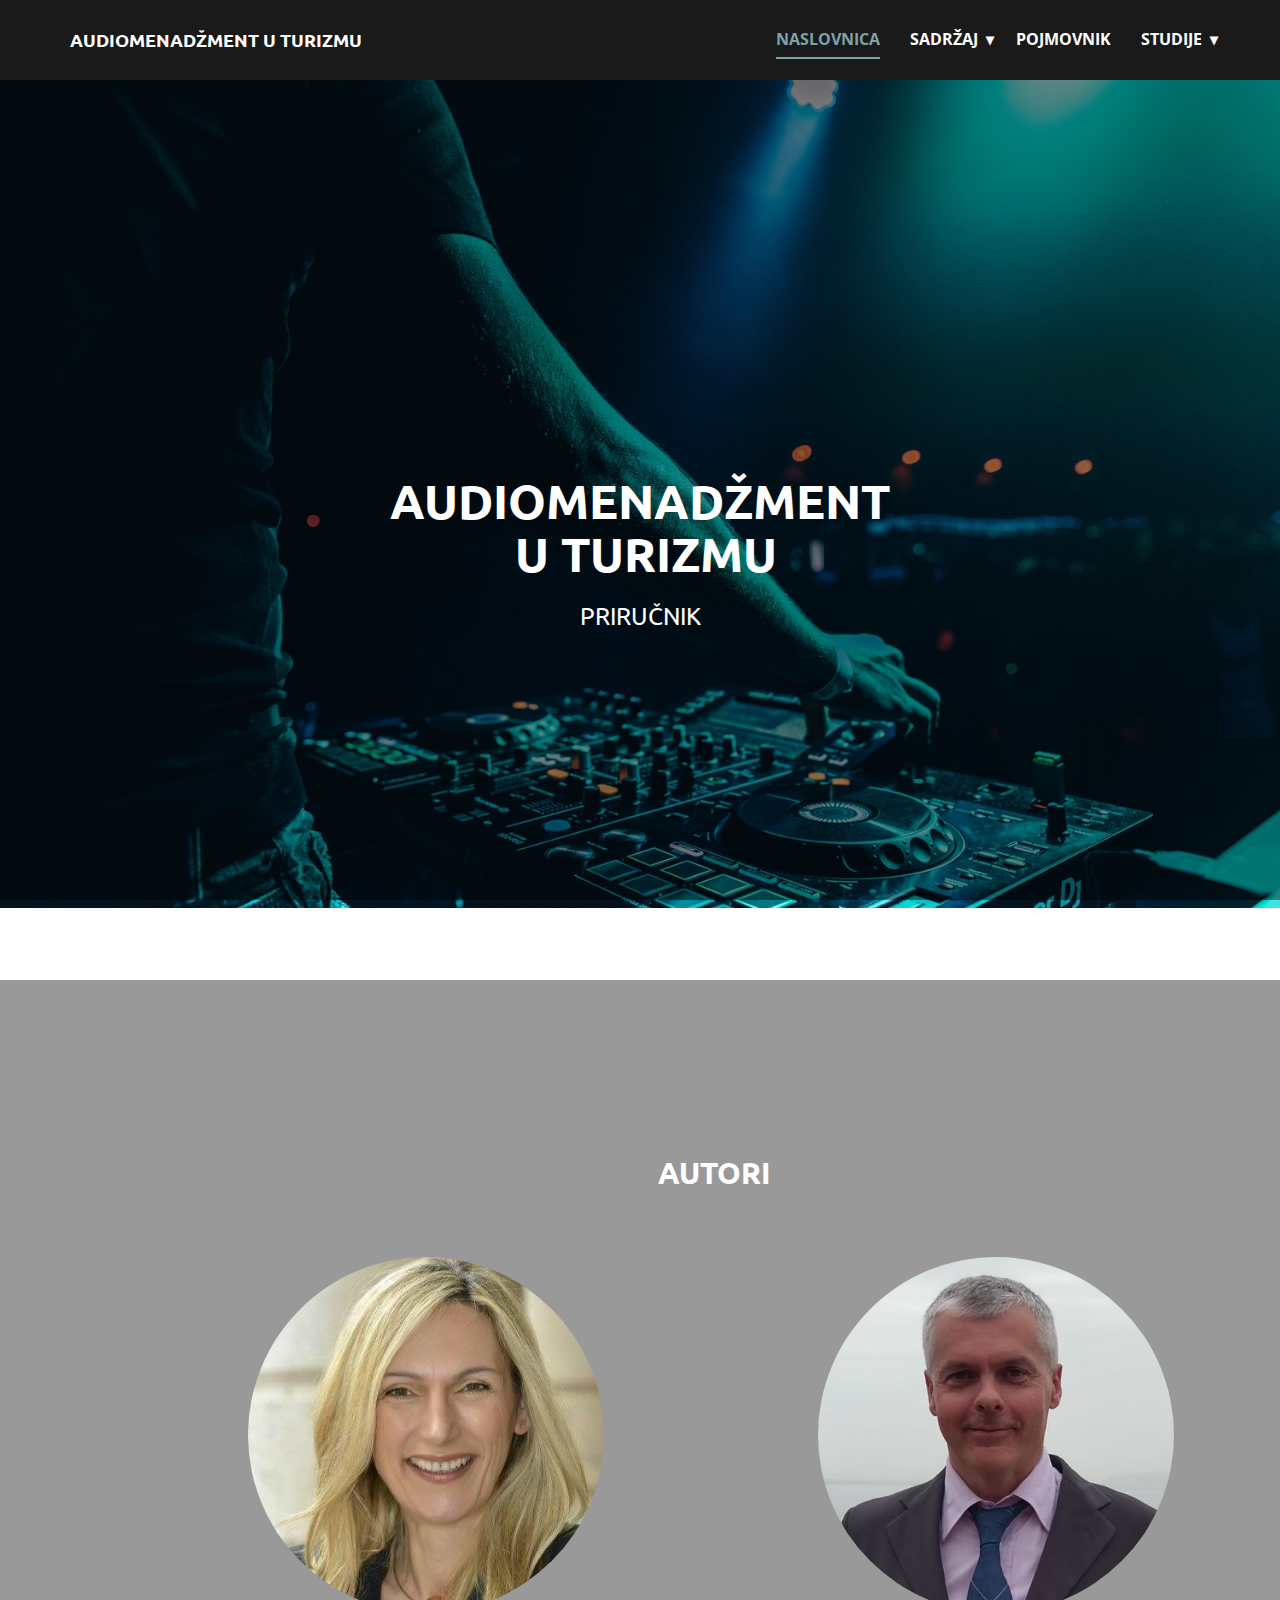
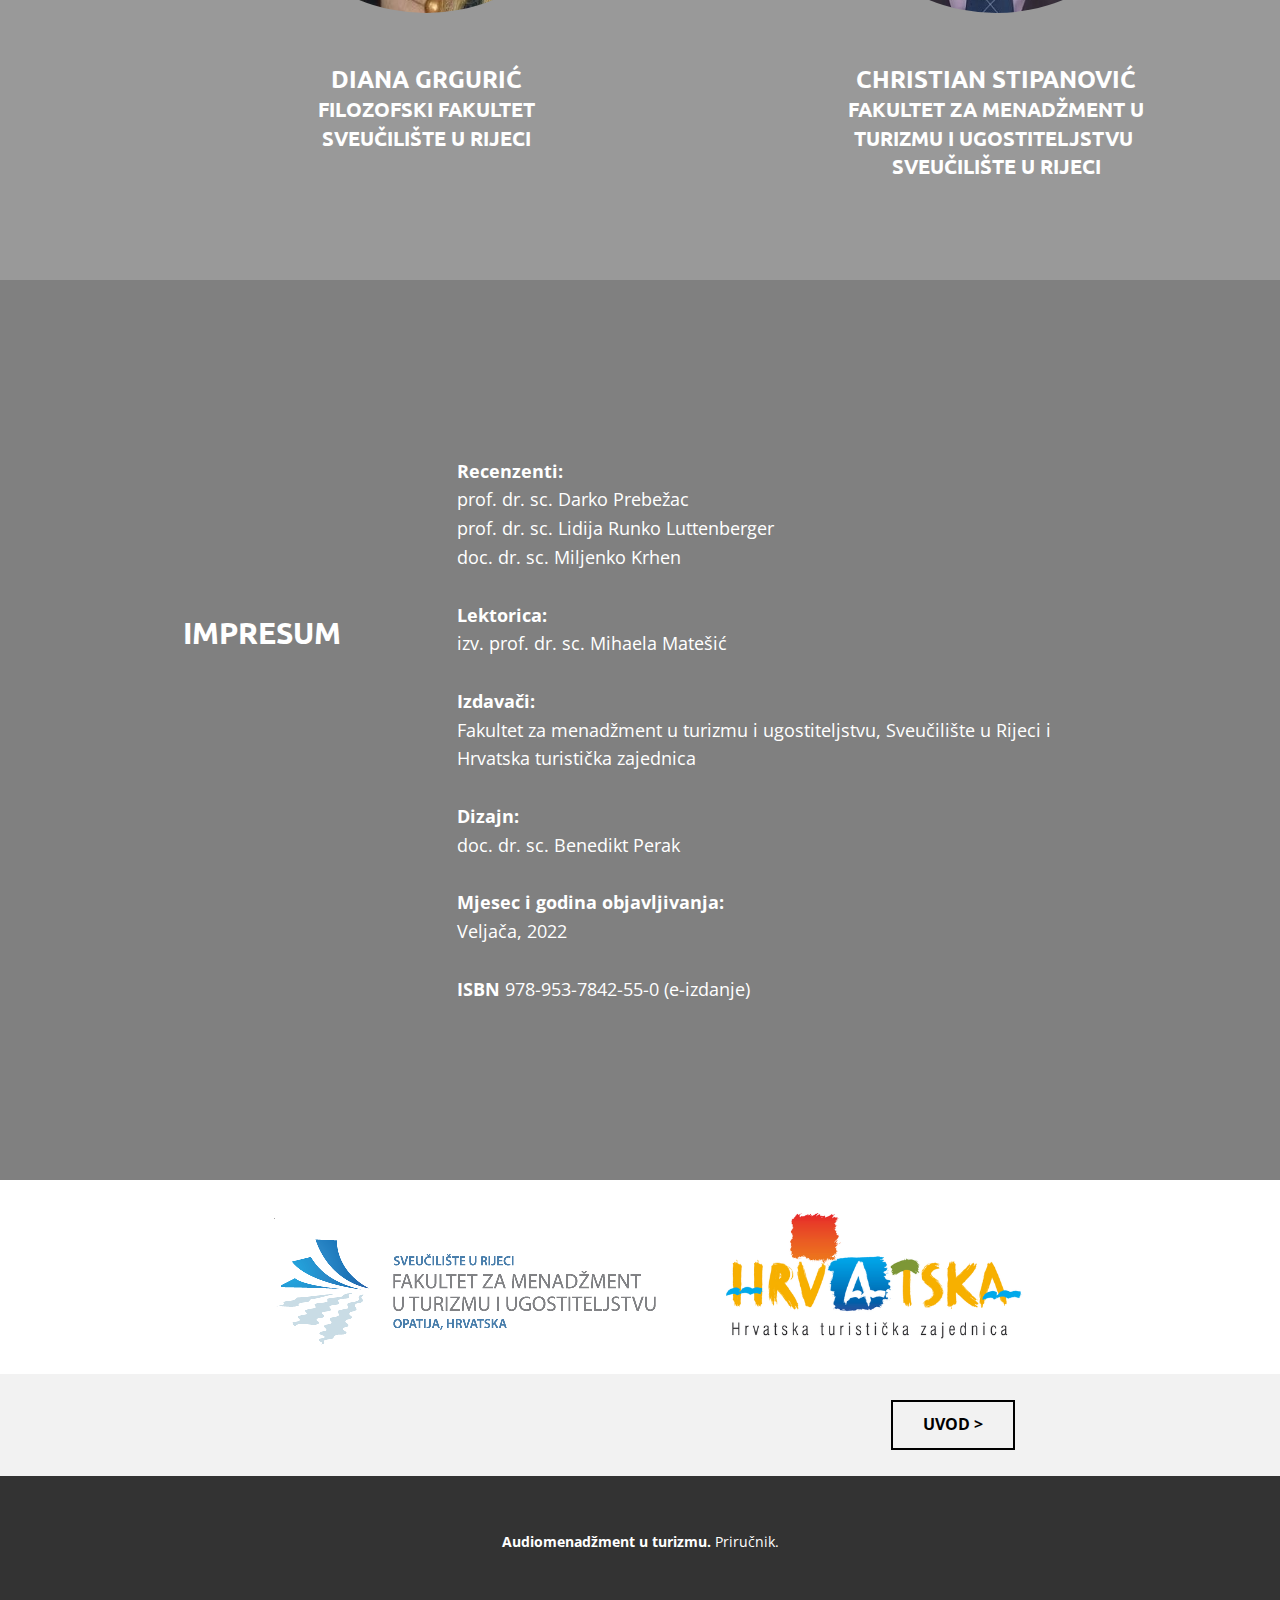
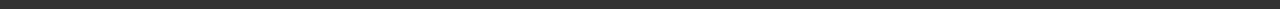
<file: index.html>
<!DOCTYPE html>
<html style="font-size: 16px;" lang="hr">
  <head>
    <meta name="viewport" content="width=device-width, initial-scale=1.0">
    <meta charset="utf-8">
    <meta name="keywords" content="school, Children&amp;apos;sArt School, all our programs, We&amp;apos;d love to hear from you, our gallery, 5k, 150, 45, 250, Questions?Comments?We&amp;apos;d love to hear from you.">
    <meta name="description" content="">
    <meta name="page_type" content="np-template-header-footer-from-plugin">
    <title>Naslovnica</title>
    <link rel="stylesheet" href="nicepage.css" media="screen">
<link rel="stylesheet" href="Naslovnica.css" media="screen">
    <script class="u-script" type="text/javascript" src="jquery.js" defer=""></script>
    <script class="u-script" type="text/javascript" src="nicepage.js" defer=""></script>
    <meta name="generator" content="Nicepage 4.5.4, nicepage.com">
    <link id="u-theme-google-font" rel="stylesheet" href="https://fonts.googleapis.com/css?family=Roboto:100,100i,300,300i,400,400i,500,500i,700,700i,900,900i|Open+Sans:300,300i,400,400i,500,500i,600,600i,700,700i,800,800i">
    <link id="u-page-google-font" rel="stylesheet" href="https://fonts.googleapis.com/css?family=Ubuntu:300,300i,400,400i,500,500i,700,700i">
    
    
    
    
    
    
    
    <script type="application/ld+json">{
		"@context": "http://schema.org",
		"@type": "Organization",
		"name": "Audiomenadžment u turizmu"
}</script>
    <meta name="theme-color" content="#7da2a9">
    <meta property="og:title" content="Naslovnica">
    <meta property="og:description" content="">
    <meta property="og:type" content="website">
  </head>
  <body data-home-page="Naslovnica.html" data-home-page-title="Naslovnica" class="u-body u-xl-mode"><header class="u-clearfix u-grey-90 u-header u-sticky u-sticky-2eb9 u-header" id="sec-9c25"><div class="u-clearfix u-sheet u-sheet-1">
        <nav class="u-dropdown-icon u-menu u-menu-dropdown u-offcanvas u-offcanvas-shift u-menu-1">
          <div class="menu-collapse" style="font-size: 1rem; letter-spacing: 0px; font-weight: 700; text-transform: uppercase;">
            <a class="u-border-2 u-border-white u-button-style u-custom-active-border-color u-custom-border u-custom-border-color u-custom-borders u-custom-hover-border-color u-custom-left-right-menu-spacing u-custom-padding-bottom u-custom-text-color u-custom-text-hover-color u-custom-top-bottom-menu-spacing u-file-icon u-gradient u-nav-link u-text-active-palette-1-base u-text-hover-palette-2-base u-text-white u-file-icon-1" href="#">
              <img src="images/18288591.png" alt="">
            </a>
          </div>
          <div class="u-custom-menu u-nav-container">
            <ul class="u-nav u-spacing-30 u-unstyled u-nav-1"><li class="u-nav-item"><a class="u-border-2 u-border-active-palette-1-base u-border-hover-palette-1-base u-border-no-left u-border-no-right u-border-no-top u-button-style u-nav-link u-text-active-palette-1-base u-text-hover-palette-1-light-2" href="Naslovnica.html" style="padding: 10px 0px;">Naslovnica</a>
</li><li class="u-nav-item"><a class="u-border-2 u-border-active-palette-1-base u-border-hover-palette-1-base u-border-no-left u-border-no-right u-border-no-top u-button-style u-nav-link u-text-active-palette-1-base u-text-hover-palette-1-light-2" style="padding: 10px 0px;">Sadržaj</a><div class="u-nav-popup"><ul class="u-h-spacing-20 u-nav u-unstyled u-v-spacing-10 u-nav-2"><li class="u-nav-item"><a class="u-button-style u-nav-link u-white" href="Uvod.html">Uvod</a>
</li><li class="u-nav-item"><a class="u-button-style u-nav-link u-white" href="Cilj_audiomenadzmenta.html">Cilj audiomenadžmenta</a>
</li><li class="u-nav-item"><a class="u-button-style u-nav-link u-white" href="Turizam_glazba_i_zvuk.html">Turizam, glazba i zvuk</a>
</li><li class="u-nav-item"><a class="u-button-style u-nav-link u-white" href="Problem_zvucnoga_oneciscenja.html">Problem zvučnoga onečišćenja</a>
</li><li class="u-nav-item"><a class="u-button-style u-nav-link u-white" href="Upravljanje_glazbom_i_zvukom.html">Upravljanje glazbom i zvukom</a>
</li><li class="u-nav-item"><a class="u-button-style u-nav-link u-white" href="Scenarij_razvoja.html">Scenarij razvoja</a>
</li><li class="u-nav-item"><a class="u-button-style u-nav-link u-white" href="Model_audiomenadzmenta.html">Model audiomenadžmenta</a>
</li><li class="u-nav-item"><a class="u-button-style u-nav-link u-white" href="Zakljucna_razmatranja.html">Zaključna razmatranja</a>
</li><li class="u-nav-item"><a class="u-button-style u-nav-link u-white" href="Literatura.html">Literatura</a>
</li></ul>
</div>
</li><li class="u-nav-item"><a class="u-border-2 u-border-active-palette-1-base u-border-hover-palette-1-base u-border-no-left u-border-no-right u-border-no-top u-button-style u-nav-link u-text-active-palette-1-base u-text-hover-palette-1-light-2" href="Pojmovnik.html" style="padding: 10px 0px;">Pojmovnik</a>
</li><li class="u-nav-item"><a class="u-border-2 u-border-active-palette-1-base u-border-hover-palette-1-base u-border-no-left u-border-no-right u-border-no-top u-button-style u-nav-link u-text-active-palette-1-base u-text-hover-palette-1-light-2" style="padding: 10px 0px;">Studije</a><div class="u-nav-popup"><ul class="u-h-spacing-20 u-nav u-unstyled u-v-spacing-10 u-nav-3"><li class="u-nav-item"><a class="u-button-style u-file-link u-nav-link u-white" href="files/UpravljanjeZvukomGlazbomHrvatskiTurizam_0.pdf" target="_blank">Istraživanje sadašnjeg stanja upravljanja zvukom i glazbom u hrvatskom turuzmu</a>
</li><li class="u-nav-item"><a class="u-button-style u-file-link u-nav-link u-white" href="files/Scenarijrazvoja-audiomenadment.pdf" target="_blank">Istraživanje budućeg stanja upravljanja zvukom i glazbom u hrvatskom turizmu</a>
</li></ul>
</div>
</li></ul>
          </div>
          <div class="u-custom-menu u-nav-container-collapse">
            <div class="u-black u-container-style u-inner-container-layout u-opacity u-opacity-95 u-sidenav">
              <div class="u-inner-container-layout u-sidenav-overflow">
                <div class="u-menu-close"></div>
                <ul class="u-align-center u-nav u-popupmenu-items u-unstyled u-nav-4"><li class="u-nav-item"><a class="u-button-style u-nav-link" href="Naslovnica.html" style="padding: 10px 0px;">Naslovnica</a>
</li><li class="u-nav-item"><a class="u-button-style u-nav-link" style="padding: 10px 0px;">Sadržaj</a><div class="u-nav-popup"><ul class="u-h-spacing-20 u-nav u-unstyled u-v-spacing-10 u-nav-5"><li class="u-nav-item"><a class="u-button-style u-nav-link" href="Uvod.html">Uvod</a>
</li><li class="u-nav-item"><a class="u-button-style u-nav-link" href="Cilj_audiomenadzmenta.html">Cilj audiomenadžmenta</a>
</li><li class="u-nav-item"><a class="u-button-style u-nav-link" href="Turizam_glazba_i_zvuk.html">Turizam, glazba i zvuk</a>
</li><li class="u-nav-item"><a class="u-button-style u-nav-link" href="Problem_zvucnoga_oneciscenja.html">Problem zvučnoga onečišćenja</a>
</li><li class="u-nav-item"><a class="u-button-style u-nav-link" href="Upravljanje_glazbom_i_zvukom.html">Upravljanje glazbom i zvukom</a>
</li><li class="u-nav-item"><a class="u-button-style u-nav-link" href="Scenarij_razvoja.html">Scenarij razvoja</a>
</li><li class="u-nav-item"><a class="u-button-style u-nav-link" href="Model_audiomenadzmenta.html">Model audiomenadžmenta</a>
</li><li class="u-nav-item"><a class="u-button-style u-nav-link" href="Zakljucna_razmatranja.html">Zaključna razmatranja</a>
</li><li class="u-nav-item"><a class="u-button-style u-nav-link" href="Literatura.html">Literatura</a>
</li></ul>
</div>
</li><li class="u-nav-item"><a class="u-button-style u-nav-link" href="Pojmovnik.html" style="padding: 10px 0px;">Pojmovnik</a>
</li><li class="u-nav-item"><a class="u-button-style u-nav-link" style="padding: 10px 0px;">Studije</a><div class="u-nav-popup"><ul class="u-h-spacing-20 u-nav u-unstyled u-v-spacing-10 u-nav-6"><li class="u-nav-item"><a class="u-button-style u-nav-link" href="files/UpravljanjeZvukomGlazbomHrvatskiTurizam_0.pdf" target="_blank">Istraživanje sadašnjeg stanja upravljanja zvukom i glazbom u hrvatskom turuzmu</a>
</li><li class="u-nav-item"><a class="u-button-style u-nav-link" href="files/Scenarijrazvoja-audiomenadment.pdf" target="_blank">Istraživanje budućeg stanja upravljanja zvukom i glazbom u hrvatskom turizmu</a>
</li></ul>
</div>
</li></ul>
              </div>
            </div>
            <div class="u-black u-menu-overlay u-opacity u-opacity-70"></div>
          </div>
        </nav>
        <h3 class="u-text u-text-default u-text-1">Audiomenadžment u turizmu</h3>
      </div><style class="u-sticky-style" data-style-id="2eb9">.u-sticky-fixed.u-sticky-2eb9, .u-body.u-sticky-fixed .u-sticky-2eb9 {
box-shadow: 0 -2px 8px 0 rgba(128,128,128,1) !important
}</style></header> 
    <section class="skrollable u-align-center u-clearfix u-image u-parallax u-shading u-section-1" id="sec-1aa9" data-image-width="6240" data-image-height="4160">
      <div class="u-clearfix u-sheet u-valign-middle-lg u-valign-middle-md u-valign-middle-sm u-valign-middle-xs u-sheet-1">
        <div class="u-container-style u-expanded-width u-group u-group-1">
          <div class="u-container-layout u-container-layout-1">
            <h1 class="u-align-center u-custom-font u-font-ubuntu u-text u-text-body-alt-color u-title u-text-1">audiomenadžment<br>&nbsp;u turizmu
            </h1>
            <h4 class="u-align-center u-text u-text-body-alt-color u-text-2">prir<span style="font-weight: 400;"></span>učnik
            </h4>
          </div>
        </div>
      </div>
    </section>
    <section class="u-align-center u-clearfix u-grey-40 u-section-2" id="carousel_2594">
      <div class="u-clearfix u-sheet u-sheet-1">
        <h2 class="u-align-center u-text u-text-1">AUTORI</h2>
        <div class="u-clearfix u-gutter-0 u-layout-wrap u-layout-wrap-1">
          <div class="u-layout" style="">
            <div class="u-layout-row" style="">
              <div class="u-align-center u-container-style u-layout-cell u-right-cell u-shape-rectangle u-size-30 u-size-xs-60 u-layout-cell-1" src="">
                <div class="u-container-layout u-valign-top u-container-layout-1" src="">
                  <div class="u-image u-image-circle u-image-1" data-image-width="417" data-image-height="556"></div>
                  <h4 class="u-text u-text-2">Diana Grgurić <br>
                    <span style="font-size: 1.25rem;">Filozofski fakultet<br>Sveučilište u Rijeci
                    </span>
                  </h4>
                </div>
              </div>
              <div class="u-align-center u-container-style u-layout-cell u-left-cell u-size-30 u-size-xs-60 u-layout-cell-2" src="">
                <div class="u-container-layout u-valign-top u-container-layout-2" src="">
                  <div class="u-image u-image-circle u-image-2" data-image-width="528" data-image-height="472"></div>
                  <h4 class="u-text u-text-3"> Christian Stipanović<br>
                    <span style="font-size: 1.25rem;">Fakultet za menadžment u turizmu i ugostiteljstvu&nbsp;<br>Sveučilište u Rijeci
                    </span>
                    <br>
                  </h4>
                </div>
              </div>
            </div>
          </div>
        </div>
      </div>
    </section>
    <section class="u-clearfix u-grey-50 u-section-3" id="sec-0cf2">
      <div class="u-clearfix u-sheet u-valign-middle u-sheet-1">
        <div class="u-clearfix u-expanded-width u-gutter-20 u-layout-wrap u-layout-wrap-1">
          <div class="u-layout">
            <div class="u-layout-row">
              <div class="u-align-right u-container-style u-layout-cell u-left-cell u-size-19 u-layout-cell-1">
                <div class="u-container-layout u-valign-middle-sm u-valign-middle-xs u-container-layout-1">
                  <h2 class="u-text u-text-1">imp​​​resum</h2>
                </div>
              </div>
              <div class="u-container-style u-layout-cell u-right-cell u-size-41 u-layout-cell-2">
                <div class="u-container-layout u-valign-middle-lg u-valign-middle-md u-valign-middle-sm u-valign-middle-xl u-container-layout-2">
                  <p class="u-text u-text-2">
                    <span style="font-weight: 700;">Recenzenti:<br>
                    </span>prof. dr. sc. Darko Prebežac&nbsp;<br>prof. dr. sc. Lidija Runko Luttenberger<br>doc. dr. sc. Miljenko Krhen<br>
                    <br>
                    <span style="font-weight: 700;">Lektorica:&nbsp;</span>
                    <br>izv. prof. dr. sc. Mihaela Matešić<br>
                    <br>
                    <span style="font-weight: 700;">Izdavači:&nbsp;</span>
                    <br> Fakultet za menadžment u turizmu i ugostiteljstvu, Sveučilište u Rijeci i&nbsp;<br>Hrvatska turistička zajednica<br>
                    <br>
                    <span style="font-weight: 700;">Dizajn:&nbsp;</span>
                    <br>doc. dr. sc. Benedikt Perak<br>
                    <br><b>Mjesec i godina objavljivanja:</b>
                    <br>Veljača, 2022<br>
                    <br><b>ISBN</b>&nbsp;978-953-7842-55-0 (e-izdanje)&nbsp;<br>
                  </p>
                </div>
              </div>
            </div>
          </div>
        </div>
      </div>
    </section>
    <section class="u-clearfix u-section-4" id="sec-e0d3">
      <div class="u-clearfix u-sheet u-valign-top u-sheet-1">
        <img class="u-image u-image-default u-image-1" src="images/htz.png" alt="" data-image-width="600" data-image-height="315">
        <img class="u-image u-image-default u-image-2" src="images/logofthm.png" alt="" data-image-width="450" data-image-height="150">
      </div>
    </section>
    <section class="u-clearfix u-grey-5 u-section-5" id="sec-e93d">
      <div class="u-clearfix u-sheet u-valign-middle u-sheet-1">
        <a href="Uvod.html" data-page-id="912901832" class="u-border-2 u-border-black u-btn u-button-style u-hover-black u-none u-text-black u-text-hover-white u-btn-1">Uvod &gt;</a>
      </div>
    </section>
    
    
    
    <footer class="u-clearfix u-footer u-grey-80" id="sec-7b44"><div class="u-clearfix u-sheet u-sheet-1">
        <div class="u-align-center u-container-style u-group u-group-1">
          <div class="u-container-layout u-valign-middle u-container-layout-1">
            <p class="u-small-text u-text u-text-variant u-text-1">
              <span style="font-weight: 700;">Audiomenadžment u turizmu.</span>&nbsp;Priručnik.
            </p>
          </div>
        </div>
      </div></footer>
  </body>
</html>
</file>
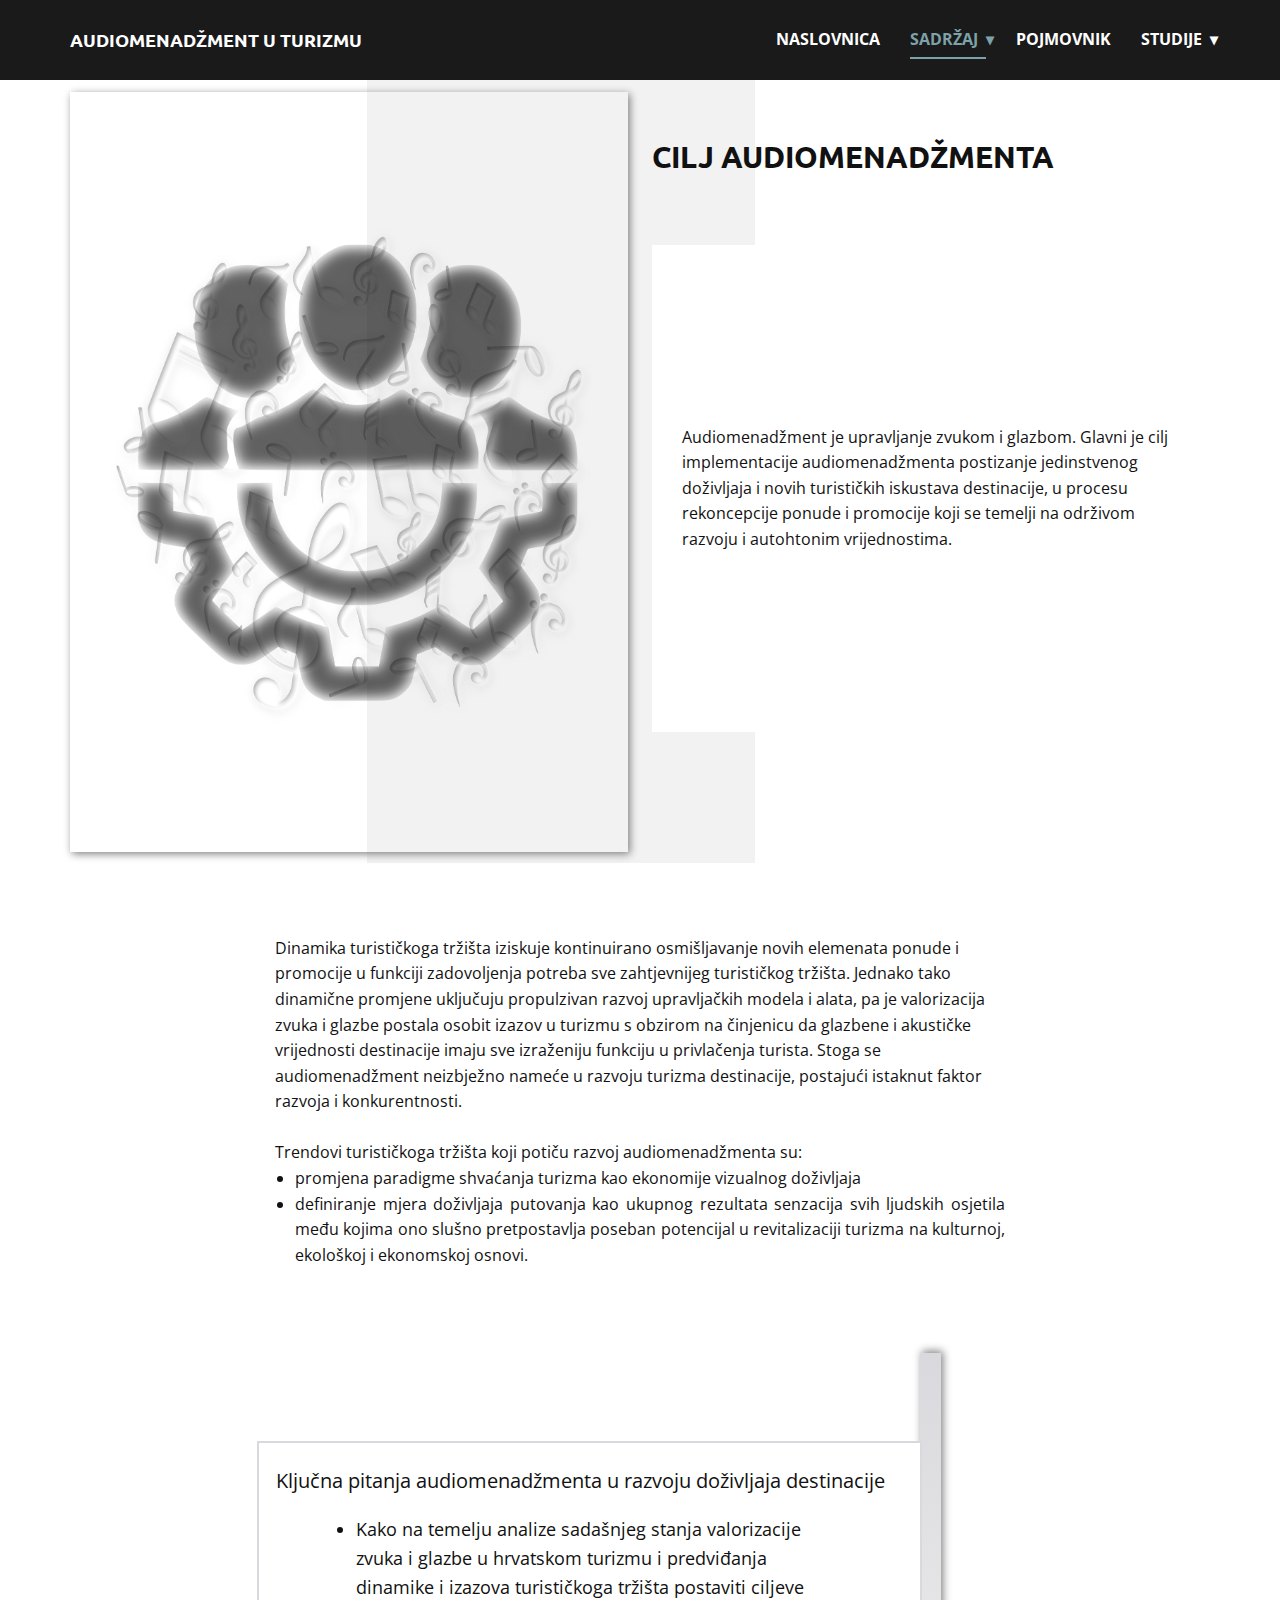
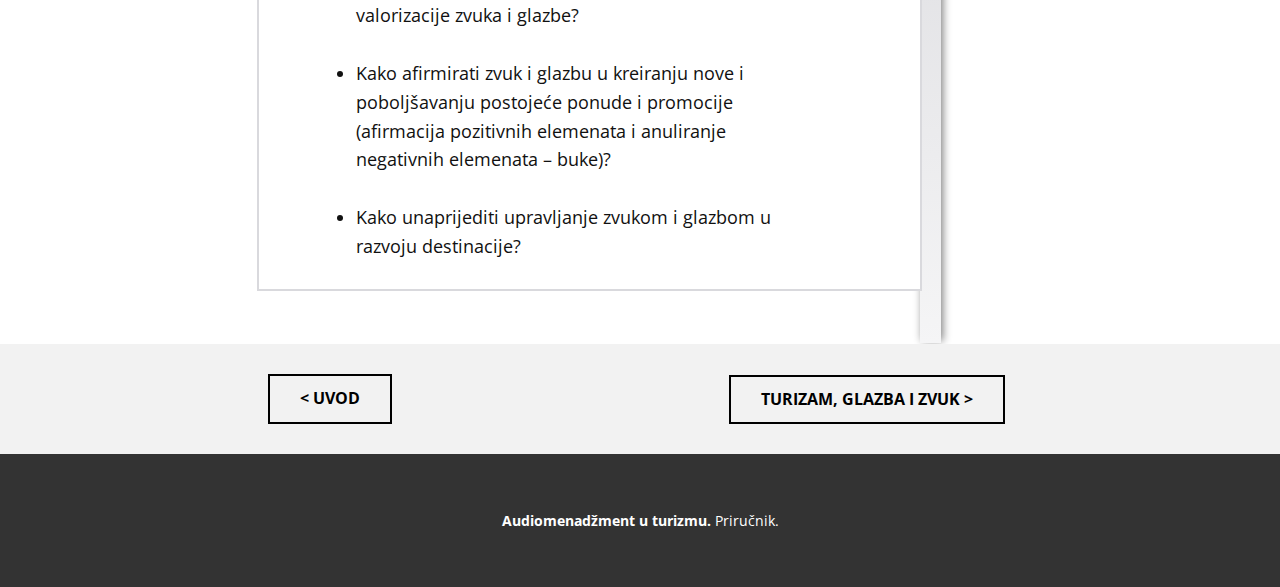
<file: Cilj_audiomenadzmenta.html>
<!DOCTYPE html>
<html style="font-size: 16px;" lang="hr">
  <head>
    <meta name="viewport" content="width=device-width, initial-scale=1.0">
    <meta charset="utf-8">
    <meta name="keywords" content="UVOD, ​​Cilj audiomenadžmenta">
    <meta name="description" content="">
    <meta name="page_type" content="np-template-header-footer-from-plugin">
    <title>Cilj_audiomenadzmenta</title>
    <link rel="stylesheet" href="nicepage.css" media="screen">
<link rel="stylesheet" href="Cilj_audiomenadzmenta.css" media="screen">
    <script class="u-script" type="text/javascript" src="jquery.js" defer=""></script>
    <script class="u-script" type="text/javascript" src="nicepage.js" defer=""></script>
    <meta name="generator" content="Nicepage 4.5.4, nicepage.com">
    <link id="u-theme-google-font" rel="stylesheet" href="https://fonts.googleapis.com/css?family=Roboto:100,100i,300,300i,400,400i,500,500i,700,700i,900,900i|Open+Sans:300,300i,400,400i,500,500i,600,600i,700,700i,800,800i">
    <link id="u-page-google-font" rel="stylesheet" href="https://fonts.googleapis.com/css?family=Ubuntu:300,300i,400,400i,500,500i,700,700i|Open+Sans:300,300i,400,400i,500,500i,600,600i,700,700i,800,800i|Ubuntu:300,300i,400,400i,500,500i,700,700i">
    
    
    
    
    
    
    <script type="application/ld+json">{
		"@context": "http://schema.org",
		"@type": "Organization",
		"name": "Audiomenadžment u turizmu"
}</script>
    <meta name="theme-color" content="#7da2a9">
    <meta property="og:title" content="Cilj_audiomenadzmenta">
    <meta property="og:description" content="">
    <meta property="og:type" content="website">
  </head>
  <body class="u-body u-xl-mode"><header class="u-clearfix u-grey-90 u-header u-sticky u-sticky-2eb9 u-header" id="sec-9c25"><div class="u-clearfix u-sheet u-sheet-1">
        <nav class="u-dropdown-icon u-menu u-menu-dropdown u-offcanvas u-offcanvas-shift u-menu-1">
          <div class="menu-collapse" style="font-size: 1rem; letter-spacing: 0px; font-weight: 700; text-transform: uppercase;">
            <a class="u-border-2 u-border-white u-button-style u-custom-active-border-color u-custom-border u-custom-border-color u-custom-borders u-custom-hover-border-color u-custom-left-right-menu-spacing u-custom-padding-bottom u-custom-text-color u-custom-text-hover-color u-custom-top-bottom-menu-spacing u-file-icon u-gradient u-nav-link u-text-active-palette-1-base u-text-hover-palette-2-base u-text-white u-file-icon-1" href="#">
              <img src="images/18288591.png" alt="">
            </a>
          </div>
          <div class="u-custom-menu u-nav-container">
            <ul class="u-nav u-spacing-30 u-unstyled u-nav-1"><li class="u-nav-item"><a class="u-border-2 u-border-active-palette-1-base u-border-hover-palette-1-base u-border-no-left u-border-no-right u-border-no-top u-button-style u-nav-link u-text-active-palette-1-base u-text-hover-palette-1-light-2" href="Naslovnica.html" style="padding: 10px 0px;">Naslovnica</a>
</li><li class="u-nav-item"><a class="u-border-2 u-border-active-palette-1-base u-border-hover-palette-1-base u-border-no-left u-border-no-right u-border-no-top u-button-style u-nav-link u-text-active-palette-1-base u-text-hover-palette-1-light-2" style="padding: 10px 0px;">Sadržaj</a><div class="u-nav-popup"><ul class="u-h-spacing-20 u-nav u-unstyled u-v-spacing-10 u-nav-2"><li class="u-nav-item"><a class="u-button-style u-nav-link u-white" href="Uvod.html">Uvod</a>
</li><li class="u-nav-item"><a class="u-button-style u-nav-link u-white" href="Cilj_audiomenadzmenta.html">Cilj audiomenadžmenta</a>
</li><li class="u-nav-item"><a class="u-button-style u-nav-link u-white" href="Turizam_glazba_i_zvuk.html">Turizam, glazba i zvuk</a>
</li><li class="u-nav-item"><a class="u-button-style u-nav-link u-white" href="Problem_zvucnoga_oneciscenja.html">Problem zvučnoga onečišćenja</a>
</li><li class="u-nav-item"><a class="u-button-style u-nav-link u-white" href="Upravljanje_glazbom_i_zvukom.html">Upravljanje glazbom i zvukom</a>
</li><li class="u-nav-item"><a class="u-button-style u-nav-link u-white" href="Scenarij_razvoja.html">Scenarij razvoja</a>
</li><li class="u-nav-item"><a class="u-button-style u-nav-link u-white" href="Model_audiomenadzmenta.html">Model audiomenadžmenta</a>
</li><li class="u-nav-item"><a class="u-button-style u-nav-link u-white" href="Zakljucna_razmatranja.html">Zaključna razmatranja</a>
</li><li class="u-nav-item"><a class="u-button-style u-nav-link u-white" href="Literatura.html">Literatura</a>
</li></ul>
</div>
</li><li class="u-nav-item"><a class="u-border-2 u-border-active-palette-1-base u-border-hover-palette-1-base u-border-no-left u-border-no-right u-border-no-top u-button-style u-nav-link u-text-active-palette-1-base u-text-hover-palette-1-light-2" href="Pojmovnik.html" style="padding: 10px 0px;">Pojmovnik</a>
</li><li class="u-nav-item"><a class="u-border-2 u-border-active-palette-1-base u-border-hover-palette-1-base u-border-no-left u-border-no-right u-border-no-top u-button-style u-nav-link u-text-active-palette-1-base u-text-hover-palette-1-light-2" style="padding: 10px 0px;">Studije</a><div class="u-nav-popup"><ul class="u-h-spacing-20 u-nav u-unstyled u-v-spacing-10 u-nav-3"><li class="u-nav-item"><a class="u-button-style u-file-link u-nav-link u-white" href="files/UpravljanjeZvukomGlazbomHrvatskiTurizam_0.pdf" target="_blank">Istraživanje sadašnjeg stanja upravljanja zvukom i glazbom u hrvatskom turuzmu</a>
</li><li class="u-nav-item"><a class="u-button-style u-file-link u-nav-link u-white" href="files/Scenarijrazvoja-audiomenadment.pdf" target="_blank">Istraživanje budućeg stanja upravljanja zvukom i glazbom u hrvatskom turizmu</a>
</li></ul>
</div>
</li></ul>
          </div>
          <div class="u-custom-menu u-nav-container-collapse">
            <div class="u-black u-container-style u-inner-container-layout u-opacity u-opacity-95 u-sidenav">
              <div class="u-inner-container-layout u-sidenav-overflow">
                <div class="u-menu-close"></div>
                <ul class="u-align-center u-nav u-popupmenu-items u-unstyled u-nav-4"><li class="u-nav-item"><a class="u-button-style u-nav-link" href="Naslovnica.html" style="padding: 10px 0px;">Naslovnica</a>
</li><li class="u-nav-item"><a class="u-button-style u-nav-link" style="padding: 10px 0px;">Sadržaj</a><div class="u-nav-popup"><ul class="u-h-spacing-20 u-nav u-unstyled u-v-spacing-10 u-nav-5"><li class="u-nav-item"><a class="u-button-style u-nav-link" href="Uvod.html">Uvod</a>
</li><li class="u-nav-item"><a class="u-button-style u-nav-link" href="Cilj_audiomenadzmenta.html">Cilj audiomenadžmenta</a>
</li><li class="u-nav-item"><a class="u-button-style u-nav-link" href="Turizam_glazba_i_zvuk.html">Turizam, glazba i zvuk</a>
</li><li class="u-nav-item"><a class="u-button-style u-nav-link" href="Problem_zvucnoga_oneciscenja.html">Problem zvučnoga onečišćenja</a>
</li><li class="u-nav-item"><a class="u-button-style u-nav-link" href="Upravljanje_glazbom_i_zvukom.html">Upravljanje glazbom i zvukom</a>
</li><li class="u-nav-item"><a class="u-button-style u-nav-link" href="Scenarij_razvoja.html">Scenarij razvoja</a>
</li><li class="u-nav-item"><a class="u-button-style u-nav-link" href="Model_audiomenadzmenta.html">Model audiomenadžmenta</a>
</li><li class="u-nav-item"><a class="u-button-style u-nav-link" href="Zakljucna_razmatranja.html">Zaključna razmatranja</a>
</li><li class="u-nav-item"><a class="u-button-style u-nav-link" href="Literatura.html">Literatura</a>
</li></ul>
</div>
</li><li class="u-nav-item"><a class="u-button-style u-nav-link" href="Pojmovnik.html" style="padding: 10px 0px;">Pojmovnik</a>
</li><li class="u-nav-item"><a class="u-button-style u-nav-link" style="padding: 10px 0px;">Studije</a><div class="u-nav-popup"><ul class="u-h-spacing-20 u-nav u-unstyled u-v-spacing-10 u-nav-6"><li class="u-nav-item"><a class="u-button-style u-nav-link" href="files/UpravljanjeZvukomGlazbomHrvatskiTurizam_0.pdf" target="_blank">Istraživanje sadašnjeg stanja upravljanja zvukom i glazbom u hrvatskom turuzmu</a>
</li><li class="u-nav-item"><a class="u-button-style u-nav-link" href="files/Scenarijrazvoja-audiomenadment.pdf" target="_blank">Istraživanje budućeg stanja upravljanja zvukom i glazbom u hrvatskom turizmu</a>
</li></ul>
</div>
</li></ul>
              </div>
            </div>
            <div class="u-black u-menu-overlay u-opacity u-opacity-70"></div>
          </div>
        </nav>
        <h3 class="u-text u-text-default u-text-1">Audiomenadžment u turizmu</h3>
      </div><style class="u-sticky-style" data-style-id="2eb9">.u-sticky-fixed.u-sticky-2eb9, .u-body.u-sticky-fixed .u-sticky-2eb9 {
box-shadow: 0 -2px 8px 0 rgba(128,128,128,1) !important
}</style></header>
    <section class="u-clearfix u-section-1" id="sec-ee9a">
      <div class="u-clearfix u-sheet u-valign-middle-lg u-valign-middle-md u-valign-middle-xs u-sheet-1">
        <div class="u-grey-5 u-shape u-shape-rectangle u-shape-1"></div>
        <div class="u-clearfix u-expanded-width u-gutter-24 u-layout-wrap u-layout-wrap-1">
          <div class="u-gutter-0 u-layout" style="">
            <div class="u-layout-row" style="">
              <div class="u-size-30" style="">
                <div class="u-layout-col" style="">
                  <div class="u-container-style u-image u-image-contain u-layout-cell u-size-60 u-image-1" data-image-width="1581" data-image-height="1600">
                    <div class="u-container-layout u-container-layout-1"></div>
                  </div>
                </div>
              </div>
              <div class="u-size-30">
                <div class="u-layout-col">
                  <div class="u-align-left u-container-style u-layout-cell u-size-20 u-layout-cell-2">
                    <div class="u-container-layout u-valign-bottom-sm u-valign-middle-lg u-valign-middle-md u-valign-middle-xl u-container-layout-2">
                      <h2 class="u-text u-text-1"> Cilj audiomenadžmenta</h2>
                    </div>
                  </div>
                  <div class="u-container-style u-layout-cell u-size-20 u-white u-layout-cell-3">
                    <div class="u-container-layout u-valign-middle u-container-layout-3">
                      <p class="u-text u-text-2">Audiomenadžment je upravljanje zvukom i
glazbom​​. Glavni je cilj implementacije audiomenadžmenta postizanje jedinstvenog doživljaja i novih
turističkih iskustava destinacije, u procesu rekoncepcije ponude i promocije koji se temelji na održivom razvoju i
autohtonim vrijednostima.<br>
                      </p>
                    </div>
                  </div>
                  <div class="u-container-style u-hidden-sm u-layout-cell u-size-20 u-layout-cell-4">
                    <div class="u-container-layout u-container-layout-4"></div>
                  </div>
                </div>
              </div>
            </div>
          </div>
        </div>
      </div>
    </section>
    <section class="u-clearfix u-section-2" id="sec-198b">
      <div class="u-clearfix u-sheet u-valign-middle u-sheet-1">
        <p class="u-align-left u-text u-text-1"> Dinamika turističkoga tržišta iziskuje kontinuirano
osmišljavanje novih elemenata ponude i promocije u funkciji zadovoljenja
potreba sve zahtjevnijeg turističkog tržišta. Jednako tako dinamične promjene uključuju
propulzivan razvoj upravljačkih modela i alata, pa je valorizacija zvuka i
glazbe postala osobit izazov u turizmu s obzirom na činjenicu da glazbene i
akustičke vrijednosti destinacije imaju sve izraženiju funkciju u privlačenja
turista. Stoga se audiomenadžment neizbježno nameće u razvoju turizma
destinacije, postajući istaknut faktor razvoja i konkurentnosti.<br>
          <br>Trendovi
turističkoga tržišta koji potiču razvoj audiomenadžmenta su:<br>
        </p>
        <ul class="u-align-justify u-text u-text-2">
          <li> promjena paradigme shvaćanja turizma kao
ekonomije vizualnog doživljaja</li>
          <li>definiranje mjera doživljaja putovanja kao
ukupnog rezultata senzacija svih ljudskih osjetila među kojima ono slušno
pretpostavlja poseban potencijal u revitalizaciji turizma na kulturnoj,
ekološkoj i ekonomskoj osnovi.</li>
        </ul>
      </div>
    </section>
    <section class="skrollable u-align-center u-clearfix u-image u-parallax u-shading u-section-3" id="sec-89b3" data-image-width="1280" data-image-height="720">
      <div class="u-clearfix u-sheet u-valign-middle-lg u-sheet-1">
        <div class="u-clearfix u-expanded-width-lg u-expanded-width-md u-expanded-width-sm u-expanded-width-xs u-layout-wrap u-layout-wrap-1">
          <div class="u-layout">
            <div class="u-layout-row">
              <div class="u-align-left u-container-style u-layout-cell u-left-cell u-size-60 u-layout-cell-1">
                <div class="u-container-layout u-container-layout-1">
                  <div class="u-expanded-height-xl u-gradient u-shape u-shape-rectangle u-shape-1"></div>
                  <div class="u-border-2 u-border-palette-3-light-2 u-container-style u-expanded-width-md u-expanded-width-sm u-expanded-width-xs u-group u-shape-rectangle u-white u-group-1">
                    <div class="u-container-layout u-valign-middle-md u-valign-middle-sm u-valign-middle-xs u-container-layout-2">
                      <p class="u-large-text u-text u-text-body-color u-text-variant u-text-1"> Ključna pitanja audiomenadžmenta u razvoju doživljaja destinacije</p>
                      <ul class="u-text u-text-body-color u-text-2">
                        <li> Kako na temelju analize sadašnjeg stanja valorizacije
zvuka i glazbe u hrvatskom turizmu i predviđanja
dinamike i izazova turističkoga tržišta postaviti cilj​eve valorizacije zvuka i
glazbe?<br>
                          <br>
                        </li>
                        <li> Kako afirmirati zvuk i glazbu u kreiranju nove i poboljšavanju
postojeće ponude i promocije (afirmacija pozitivnih elemenata i anuliranje
negativnih elemenata – buke)?<br>
                          <br>
                        </li>
                        <li>Kako unaprijediti upravljanje zvukom i glazbom u
razvoju destinacije?</li>
                      </ul>
                    </div>
                  </div>
                </div>
              </div>
            </div>
          </div>
        </div>
      </div>
    </section>
    <section class="u-clearfix u-grey-5 u-section-4" id="sec-84d8">
      <div class="u-clearfix u-sheet u-sheet-1">
        <a href="Uvod.html" data-page-id="912901832" class="u-border-2 u-border-black u-btn u-button-style u-hover-black u-none u-text-black u-text-hover-white u-btn-1">&lt; Uvod</a>
        <a href="Turizam_glazba_i_zvuk.html" data-page-id="12625921" class="u-border-2 u-border-black u-btn u-button-style u-hover-black u-none u-text-black u-text-hover-white u-btn-2">Turizam, glazba i zvuk &gt;</a>
      </div>
    </section>
    
    
    
    <footer class="u-clearfix u-footer u-grey-80" id="sec-7b44"><div class="u-clearfix u-sheet u-sheet-1">
        <div class="u-align-center u-container-style u-group u-group-1">
          <div class="u-container-layout u-valign-middle u-container-layout-1">
            <p class="u-small-text u-text u-text-variant u-text-1">
              <span style="font-weight: 700;">Audiomenadžment u turizmu.</span>&nbsp;Priručnik.
            </p>
          </div>
        </div>
      </div></footer>
  </body>
</html>
</file>
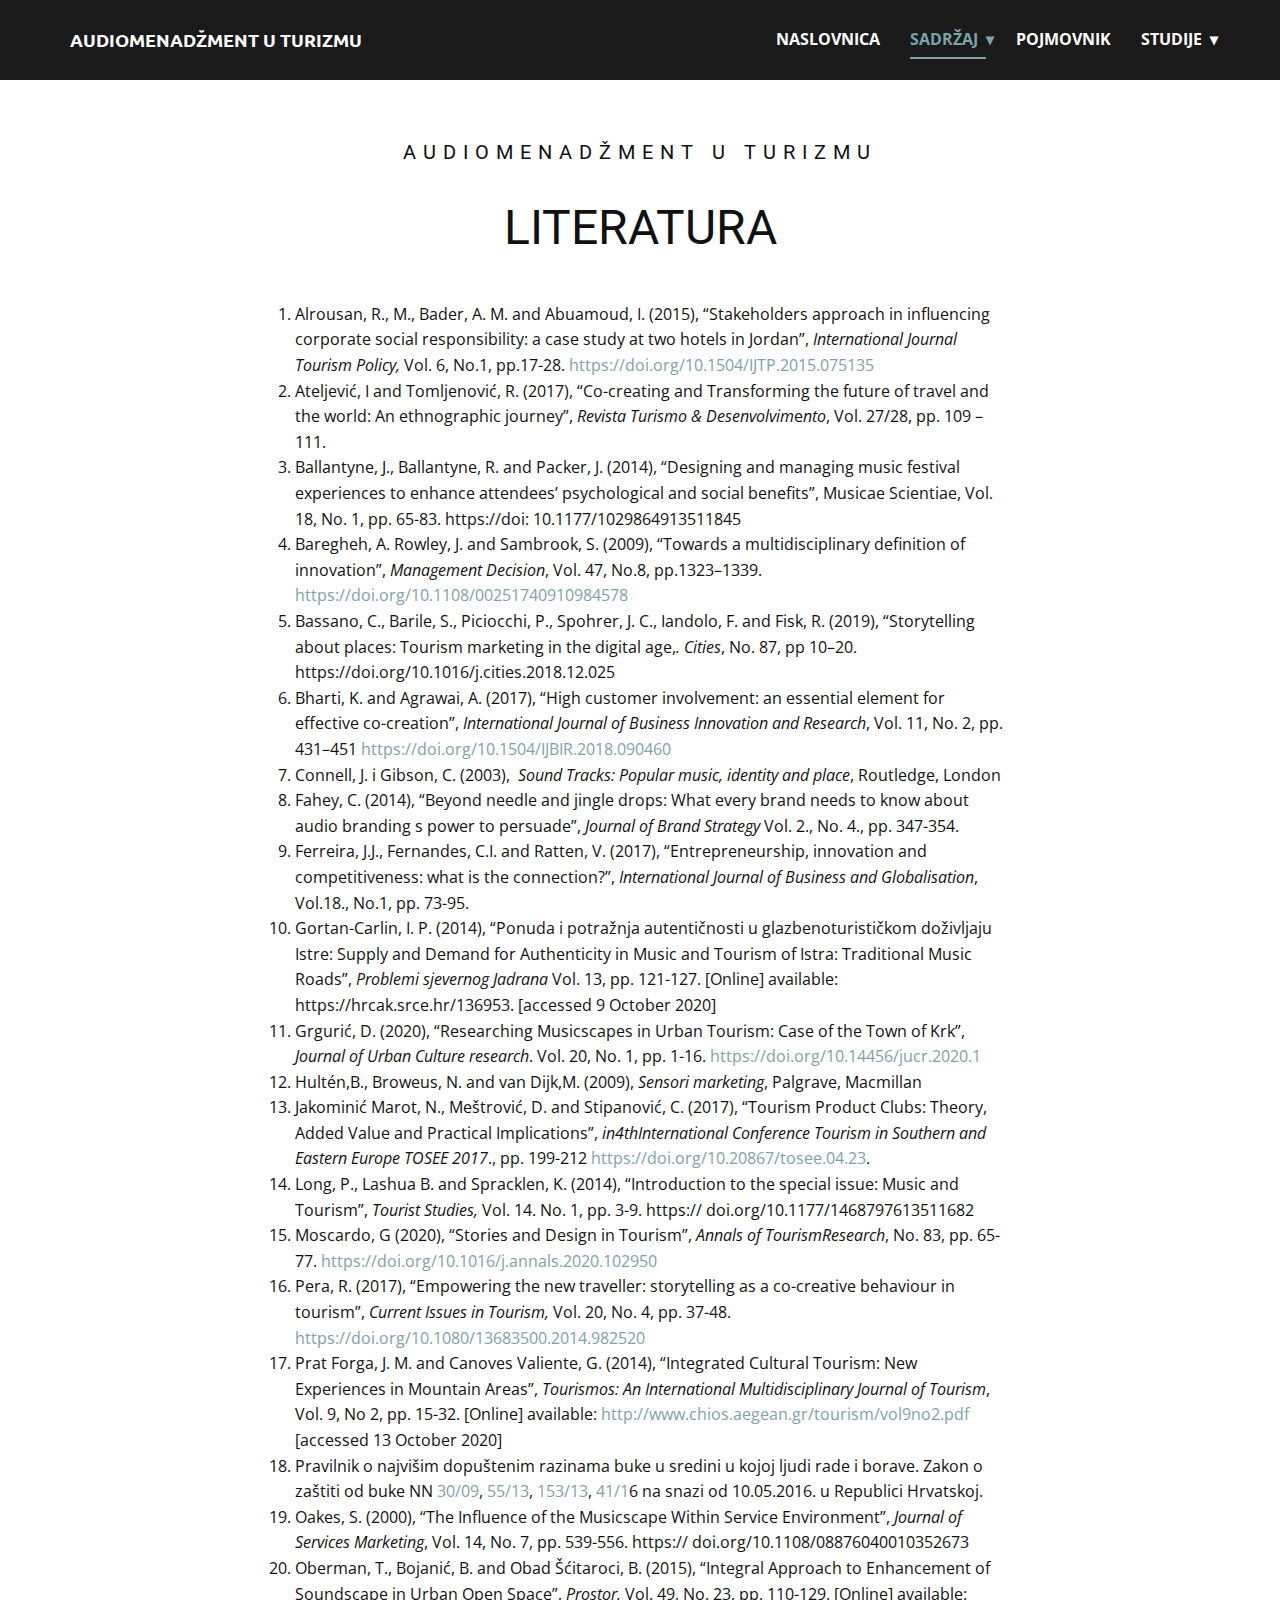
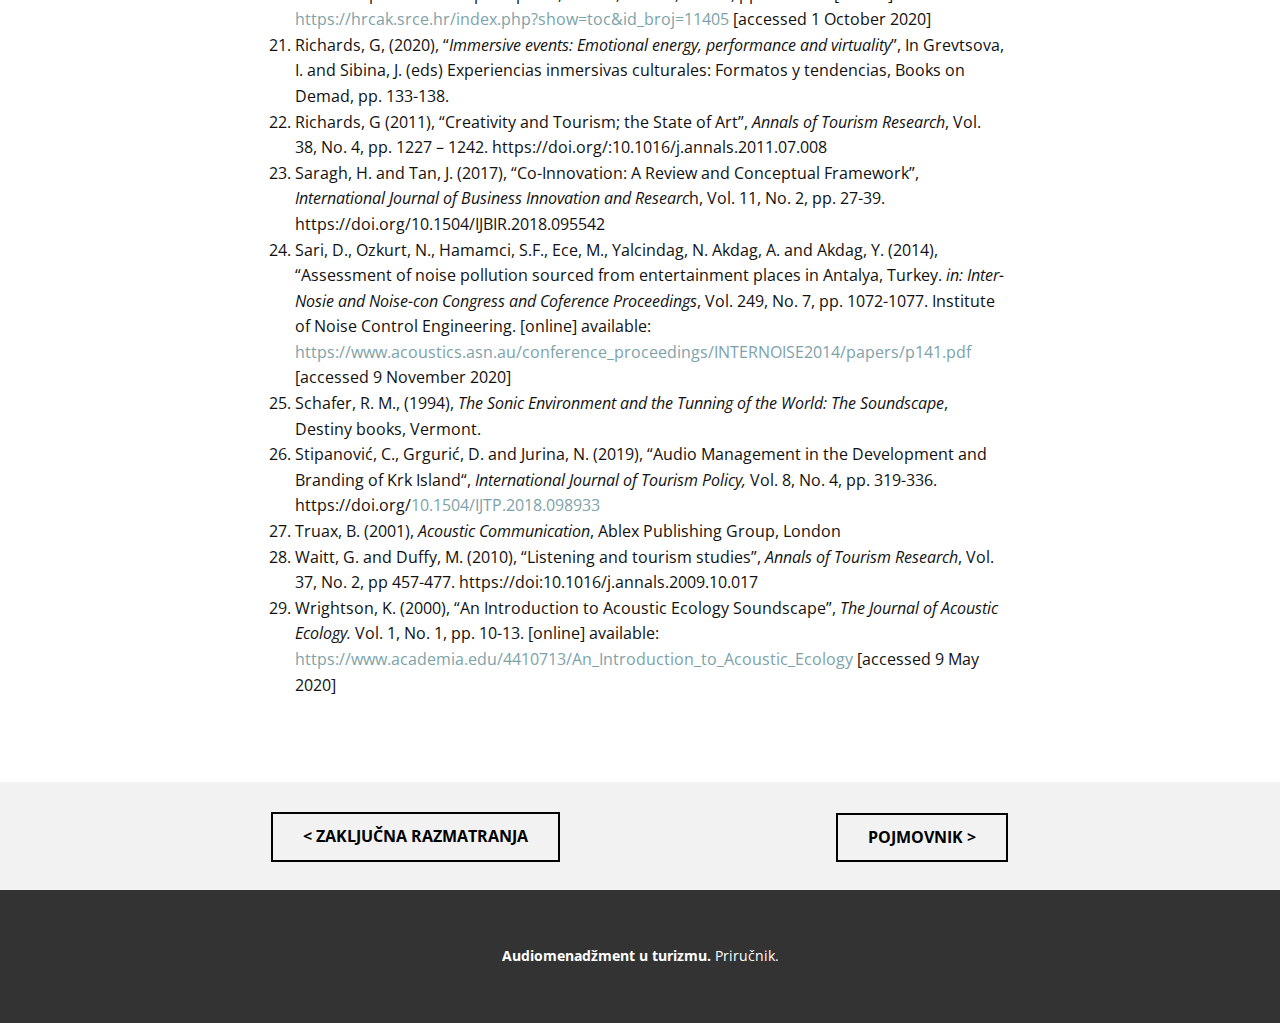
<file: Literatura.html>
<!DOCTYPE html>
<html style="font-size: 16px;" lang="hr">
  <head>
    <meta name="viewport" content="width=device-width, initial-scale=1.0">
    <meta charset="utf-8">
    <meta name="keywords" content="​Literatura">
    <meta name="description" content="">
    <meta name="page_type" content="np-template-header-footer-from-plugin">
    <title>Literatura</title>
    <link rel="stylesheet" href="nicepage.css" media="screen">
<link rel="stylesheet" href="Literatura.css" media="screen">
    <script class="u-script" type="text/javascript" src="jquery.js" defer=""></script>
    <script class="u-script" type="text/javascript" src="nicepage.js" defer=""></script>
    <meta name="generator" content="Nicepage 4.5.4, nicepage.com">
    <link id="u-theme-google-font" rel="stylesheet" href="https://fonts.googleapis.com/css?family=Roboto:100,100i,300,300i,400,400i,500,500i,700,700i,900,900i|Open+Sans:300,300i,400,400i,500,500i,600,600i,700,700i,800,800i">
    <link id="u-page-google-font" rel="stylesheet" href="https://fonts.googleapis.com/css?family=Ubuntu:300,300i,400,400i,500,500i,700,700i">
    
    
    
    
    <script type="application/ld+json">{
		"@context": "http://schema.org",
		"@type": "Organization",
		"name": "Audiomenadžment u turizmu"
}</script>
    <meta name="theme-color" content="#7da2a9">
    <meta property="og:title" content="Literatura">
    <meta property="og:description" content="">
    <meta property="og:type" content="website">
  </head>
  <body class="u-body u-xl-mode"><header class="u-clearfix u-grey-90 u-header u-sticky u-sticky-2eb9 u-header" id="sec-9c25"><div class="u-clearfix u-sheet u-sheet-1">
        <nav class="u-dropdown-icon u-menu u-menu-dropdown u-offcanvas u-offcanvas-shift u-menu-1">
          <div class="menu-collapse" style="font-size: 1rem; letter-spacing: 0px; font-weight: 700; text-transform: uppercase;">
            <a class="u-border-2 u-border-white u-button-style u-custom-active-border-color u-custom-border u-custom-border-color u-custom-borders u-custom-hover-border-color u-custom-left-right-menu-spacing u-custom-padding-bottom u-custom-text-color u-custom-text-hover-color u-custom-top-bottom-menu-spacing u-file-icon u-gradient u-nav-link u-text-active-palette-1-base u-text-hover-palette-2-base u-text-white u-file-icon-1" href="#">
              <img src="images/18288591.png" alt="">
            </a>
          </div>
          <div class="u-custom-menu u-nav-container">
            <ul class="u-nav u-spacing-30 u-unstyled u-nav-1"><li class="u-nav-item"><a class="u-border-2 u-border-active-palette-1-base u-border-hover-palette-1-base u-border-no-left u-border-no-right u-border-no-top u-button-style u-nav-link u-text-active-palette-1-base u-text-hover-palette-1-light-2" href="Naslovnica.html" style="padding: 10px 0px;">Naslovnica</a>
</li><li class="u-nav-item"><a class="u-border-2 u-border-active-palette-1-base u-border-hover-palette-1-base u-border-no-left u-border-no-right u-border-no-top u-button-style u-nav-link u-text-active-palette-1-base u-text-hover-palette-1-light-2" style="padding: 10px 0px;">Sadržaj</a><div class="u-nav-popup"><ul class="u-h-spacing-20 u-nav u-unstyled u-v-spacing-10 u-nav-2"><li class="u-nav-item"><a class="u-button-style u-nav-link u-white" href="Uvod.html">Uvod</a>
</li><li class="u-nav-item"><a class="u-button-style u-nav-link u-white" href="Cilj_audiomenadzmenta.html">Cilj audiomenadžmenta</a>
</li><li class="u-nav-item"><a class="u-button-style u-nav-link u-white" href="Turizam_glazba_i_zvuk.html">Turizam, glazba i zvuk</a>
</li><li class="u-nav-item"><a class="u-button-style u-nav-link u-white" href="Problem_zvucnoga_oneciscenja.html">Problem zvučnoga onečišćenja</a>
</li><li class="u-nav-item"><a class="u-button-style u-nav-link u-white" href="Upravljanje_glazbom_i_zvukom.html">Upravljanje glazbom i zvukom</a>
</li><li class="u-nav-item"><a class="u-button-style u-nav-link u-white" href="Scenarij_razvoja.html">Scenarij razvoja</a>
</li><li class="u-nav-item"><a class="u-button-style u-nav-link u-white" href="Model_audiomenadzmenta.html">Model audiomenadžmenta</a>
</li><li class="u-nav-item"><a class="u-button-style u-nav-link u-white" href="Zakljucna_razmatranja.html">Zaključna razmatranja</a>
</li><li class="u-nav-item"><a class="u-button-style u-nav-link u-white" href="Literatura.html">Literatura</a>
</li></ul>
</div>
</li><li class="u-nav-item"><a class="u-border-2 u-border-active-palette-1-base u-border-hover-palette-1-base u-border-no-left u-border-no-right u-border-no-top u-button-style u-nav-link u-text-active-palette-1-base u-text-hover-palette-1-light-2" href="Pojmovnik.html" style="padding: 10px 0px;">Pojmovnik</a>
</li><li class="u-nav-item"><a class="u-border-2 u-border-active-palette-1-base u-border-hover-palette-1-base u-border-no-left u-border-no-right u-border-no-top u-button-style u-nav-link u-text-active-palette-1-base u-text-hover-palette-1-light-2" style="padding: 10px 0px;">Studije</a><div class="u-nav-popup"><ul class="u-h-spacing-20 u-nav u-unstyled u-v-spacing-10 u-nav-3"><li class="u-nav-item"><a class="u-button-style u-file-link u-nav-link u-white" href="files/UpravljanjeZvukomGlazbomHrvatskiTurizam_0.pdf" target="_blank">Istraživanje sadašnjeg stanja upravljanja zvukom i glazbom u hrvatskom turuzmu</a>
</li><li class="u-nav-item"><a class="u-button-style u-file-link u-nav-link u-white" href="files/Scenarijrazvoja-audiomenadment.pdf" target="_blank">Istraživanje budućeg stanja upravljanja zvukom i glazbom u hrvatskom turizmu</a>
</li></ul>
</div>
</li></ul>
          </div>
          <div class="u-custom-menu u-nav-container-collapse">
            <div class="u-black u-container-style u-inner-container-layout u-opacity u-opacity-95 u-sidenav">
              <div class="u-inner-container-layout u-sidenav-overflow">
                <div class="u-menu-close"></div>
                <ul class="u-align-center u-nav u-popupmenu-items u-unstyled u-nav-4"><li class="u-nav-item"><a class="u-button-style u-nav-link" href="Naslovnica.html" style="padding: 10px 0px;">Naslovnica</a>
</li><li class="u-nav-item"><a class="u-button-style u-nav-link" style="padding: 10px 0px;">Sadržaj</a><div class="u-nav-popup"><ul class="u-h-spacing-20 u-nav u-unstyled u-v-spacing-10 u-nav-5"><li class="u-nav-item"><a class="u-button-style u-nav-link" href="Uvod.html">Uvod</a>
</li><li class="u-nav-item"><a class="u-button-style u-nav-link" href="Cilj_audiomenadzmenta.html">Cilj audiomenadžmenta</a>
</li><li class="u-nav-item"><a class="u-button-style u-nav-link" href="Turizam_glazba_i_zvuk.html">Turizam, glazba i zvuk</a>
</li><li class="u-nav-item"><a class="u-button-style u-nav-link" href="Problem_zvucnoga_oneciscenja.html">Problem zvučnoga onečišćenja</a>
</li><li class="u-nav-item"><a class="u-button-style u-nav-link" href="Upravljanje_glazbom_i_zvukom.html">Upravljanje glazbom i zvukom</a>
</li><li class="u-nav-item"><a class="u-button-style u-nav-link" href="Scenarij_razvoja.html">Scenarij razvoja</a>
</li><li class="u-nav-item"><a class="u-button-style u-nav-link" href="Model_audiomenadzmenta.html">Model audiomenadžmenta</a>
</li><li class="u-nav-item"><a class="u-button-style u-nav-link" href="Zakljucna_razmatranja.html">Zaključna razmatranja</a>
</li><li class="u-nav-item"><a class="u-button-style u-nav-link" href="Literatura.html">Literatura</a>
</li></ul>
</div>
</li><li class="u-nav-item"><a class="u-button-style u-nav-link" href="Pojmovnik.html" style="padding: 10px 0px;">Pojmovnik</a>
</li><li class="u-nav-item"><a class="u-button-style u-nav-link" style="padding: 10px 0px;">Studije</a><div class="u-nav-popup"><ul class="u-h-spacing-20 u-nav u-unstyled u-v-spacing-10 u-nav-6"><li class="u-nav-item"><a class="u-button-style u-nav-link" href="files/UpravljanjeZvukomGlazbomHrvatskiTurizam_0.pdf" target="_blank">Istraživanje sadašnjeg stanja upravljanja zvukom i glazbom u hrvatskom turuzmu</a>
</li><li class="u-nav-item"><a class="u-button-style u-nav-link" href="files/Scenarijrazvoja-audiomenadment.pdf" target="_blank">Istraživanje budućeg stanja upravljanja zvukom i glazbom u hrvatskom turizmu</a>
</li></ul>
</div>
</li></ul>
              </div>
            </div>
            <div class="u-black u-menu-overlay u-opacity u-opacity-70"></div>
          </div>
        </nav>
        <h3 class="u-text u-text-default u-text-1">Audiomenadžment u turizmu</h3>
      </div><style class="u-sticky-style" data-style-id="2eb9">.u-sticky-fixed.u-sticky-2eb9, .u-body.u-sticky-fixed .u-sticky-2eb9 {
box-shadow: 0 -2px 8px 0 rgba(128,128,128,1) !important
}</style></header>
    <section class="u-align-center u-clearfix u-section-1" id="sec-10ef">
      <div class="u-clearfix u-sheet u-sheet-1">
        <h5 class="u-text u-text-1">Audiomenadžment u turizmu</h5>
        <h1 class="u-align-center u-text u-text-2">LITERATURA</h1>
        <h2 class="u-text u-text-default u-text-3"></h2>
        <ol class="u-align-left u-text u-text-4">
          <li> Alrousan, R.,
M., Bader, A. M. and Abuamoud, I. (2015), “Stakeholders
approach in influencing corporate social responsibility: a case study at two
hotels in Jordan”, <i>International Journal
Tourism Policy, </i>Vol. 6, No.1, pp.17-28. <a href="https://doi.org/10.1504/IJTP.2015.075135" class="u-active-none u-border-none u-btn u-button-style u-hover-none u-none u-text-palette-1-base u-btn-1">https://doi.org/10.1504/IJTP.2015.075135</a>&nbsp;
          </li>
          <li>Ateljević,
I and Tomljenović, R. (2017), “Co-creating
and Transforming the future of travel and the world: An ethnographic journey”, <i>Revista Turismo &amp;
Desenvolvim</i>e<i>nto</i>, Vol. 27/28, pp.
109 – 111.&nbsp;
          </li>
          <li>Ballantyne,
J., Ballantyne, R. and Packer, J. (2014), “Designing and managing music festival experiences to enhance
attendees’ psychological and social benefits”, Musicae Scientiae, Vol. 18, No. 1, pp. 65-83. https://doi:
10.1177/1029864913511845&nbsp;</li>
          <li>Baregheh, A.
Rowley, J. and Sambrook, S. (2009), “Towards a
multidisciplinary definition of innovation”, <i>Management Decision</i>, Vol. 47, No.8,
pp.1323–1339. <a href="https://doi.org/10.1108/00251740910984578" title="DOI: https://doi.org/10.1108/00251740910984578" class="u-active-none u-border-none u-btn u-button-style u-hover-none u-none u-text-palette-1-base u-btn-2">https://doi.org/10.1108/00251740910984578</a>&nbsp;
          </li>
          <li>Bassano, C., Barile, S., Piciocchi, P., Spohrer, J. C.,
Iandolo, F. and Fisk, R. (2019), “Storytelling
about places: Tourism marketing in the digital age,<i>. Cities</i>, No. 87, pp
10–20. https://doi.org/10.1016/j.cities.2018.12.025&nbsp;
          </li>
          <li>Bharti, K. and Agrawai, A. (2017), “High customer involvement: an essential element
for effective co-creation”, <i>International Journal of Business
Innovation and Research</i>, Vol. 11, No. 2, pp. 431–451 <a href="https://doi.org/10.1504/IJBIR.2018.090460" class="u-active-none u-border-none u-btn u-button-style u-hover-none u-none u-text-palette-1-base u-btn-3">https://doi.org/10.1504/IJBIR.2018.090460</a>&nbsp;
          </li>
          <li>Connell, J. i
Gibson, C. (2003), &nbsp;<i>Sound Tracks: Popular music, identity and place</i>,
Routledge, London&nbsp;
          </li>
          <li>Fahey, C.
(2014), “Beyond needle and jingle drops: What every brand needs to know
about audio branding s power to persuade”, <i>Journal of Brand Strategy </i>Vol. 2., No.
4., pp. 347-354.&nbsp;
          </li>
          <li>Ferreira,
J.J., Fernandes, C.I. and Ratten, V. (2017), “Entrepreneurship, innovation and
competitiveness: what is the connection?”, <i>International
Journal of Business and Globalisation</i>, Vol.18., No.1, pp. 73-95.&nbsp;
          </li>
          <li>Gortan-Carlin,
I. P. (2014), “Ponuda i potražnja
autentičnosti u glazbenoturističkom doživljaju Istre: Supply and Demand for Authenticity in
Music and Tourism of Istra: Traditional Music Roads”, <i>Problemi sjevernog Jadrana</i> Vol. 13, pp. 121-127. [Online] available: https://hrcak.srce.hr/136953. [accessed 9 October 2020]&nbsp;
          </li>
          <li>Grgurić,
D. (2020), “Researching Musicscapes in Urban Tourism:
Case of the Town of Krk”, <i>Journal of Urban Culture research</i>. Vol. 20,
No. 1, pp. 1-16. <a href="https://doi.org/10.14456/jucr.2020.1" class="u-active-none u-border-none u-btn u-button-style u-hover-none u-none u-text-palette-1-base u-btn-4">https://doi.org/10.14456/jucr.2020.1</a>
          </li>
          <li>Hultén,B.,
Broweus, N. and van Dijk,M. (2009), <i>Sensori
marketing</i>, Palgrave, Macmillan&nbsp;
          </li>
          <li>Jakominić Marot, N., Meštrović, D. and Stipanović,
C. (2017), “Tourism Product Clubs: Theory, Added Value and Practical Implications”, <i>in</i><i>4th</i><i>International
Conference Tourism in Southern and Eastern Europe TOSEE 2017</i>., pp. 199-212 <a href="https://doi.org/10.20867/tosee.04.23" class="u-active-none u-border-none u-btn u-button-style u-hover-none u-none u-text-palette-1-base u-btn-5">https://doi.org/10.20867/tosee.04.23</a>.&nbsp;
          </li>
          <li>Long, P., Lashua B. and Spracklen, K. (2014), “Introduction
to the special issue: Music and Tourism”,<i> Tourist Studies,</i> Vol. 14. No. 1, pp. 3-9. https:// doi.org/10.1177/1468797613511682
          </li>
          <li>Moscardo,
G (2020), “Stories and Design in Tourism”, <i>Annals
of Tourism</i><i>Research</i>, No. 83, pp. 65-77. <a href="https://doi.org/10.1016/j.annals.2020.102950" target="_blank" title="Persistent link using digital object identifier" class="u-active-none u-border-none u-btn u-button-style u-hover-none u-none u-text-palette-1-base u-btn-6">https://doi.org/10.1016/j.annals.2020.102950</a>&nbsp;
          </li>
          <li>Pera, R. (2017), “Empowering the
new traveller: storytelling as a co-creative behaviour in tourism”, <i>Current Issues in Tourism</i><i>, </i>Vol. 20, No. 4, pp. 37-48. <a href="https://doi.org/10.1080/13683500.2014.982520" class="u-active-none u-border-none u-btn u-button-style u-hover-none u-none u-text-palette-1-base u-btn-7">https://doi.org/10.1080/13683500.2014.982520</a>&nbsp;
          </li>
          <li>Prat Forga, J. M. and Canoves Valiente, G.
(2014), “Integrated Cultural Tourism: New Experiences in Mountain Areas”, <i>Tourismos: An International
Multidisciplinary Journal of Tourism</i>, Vol. 9, No 2, pp. 15-32. [Online] available: <a href="http://www.chios.aegean.gr/tourism/vol9no2.pdf" class="u-active-none u-border-none u-btn u-button-style u-hover-none u-none u-text-palette-1-base u-btn-8">http://www.chios.aegean.gr/tourism/vol9no2.pdf</a> [accessed 13 October 2020]&nbsp;
          </li>
          <li>Pravilnik o
najvišim dopuštenim razinama buke u
sredini u kojoj ljudi rade i borave. Zakon o zaštiti od buke NN <a href="http://www.zakon.hr/cms.htm?id=354" class="u-active-none u-border-none u-btn u-button-style u-hover-none u-none u-text-palette-1-base u-btn-9">30/09</a>, <a href="http://www.zakon.hr/cms.htm?id=355" class="u-active-none u-border-none u-btn u-button-style u-hover-none u-none u-text-palette-1-base u-btn-10">55/13</a>, <a href="http://www.zakon.hr/cms.htm?id=604" class="u-active-none u-border-none u-btn u-button-style u-hover-none u-none u-text-palette-1-base u-btn-11">153/13</a>, <a href="http://www.zakon.hr/cms.htm?id=16654" class="u-active-none u-border-none u-btn u-button-style u-hover-none u-none u-text-palette-1-base u-btn-12">41/1</a>6 na snazi od 10.05.2016. u Republici Hrvatskoj.
          </li>
          <li>Oakes, S.
(2000), “The Influence of the Musicscape Within Service Environment”, <i>Journal of Services Marketing</i>, Vol. 14,
No. 7, pp. 539-556. https:// doi.org/10.1108/08876040010352673
          </li>
          <li>Oberman, T.,
Bojanić, B. and Obad Šćitaroci, B. (2015), “Integral
Approach to Enhancement of Soundscape in Urban Open Space”, <i>Prostor,</i> Vol. 49, No. 23, pp. 110-129.
[Online] available: <a href="https://hrcak.srce.hr/index.php?show=toc&amp;id_broj=11405" class="u-active-none u-border-none u-btn u-button-style u-hover-none u-none u-text-palette-1-base u-btn-13">https://hrcak.srce.hr/index.php?show=toc&amp;id_broj=11405</a> [accessed 1 October 2020]&nbsp;
          </li>
          <li>Richards, G,
(2020), “<i>Immersive events: Emotional energy,
performance and virtuality</i>”, In
Grevtsova, I. and Sibina, J. (eds) Experiencias inmersivas culturales: Formatos y tendencias, Books on
Demad, pp. 133-138.&nbsp;
          </li>
          <li>Richards, G
(2011), “Creativity and Tourism; the State of Art”, <i>Annals of Tourism Research</i>, Vol. 38,
No. 4, pp. 1227 – 1242. https://doi.org/:10.1016/j.annals.2011.07.008&nbsp;
          </li>
          <li>Saragh, H.
and Tan, J. (2017), “Co-Innovation: A Review and Conceptual Framework”, <i>International Journal of Business
Innovation and Researc</i>h, Vol. 11, No. 2, pp. 27-39.
https://doi.org/10.1504/IJBIR.2018.095542&nbsp;
          </li>
          <li>Sari, D.,
Ozkurt, N., Hamamci, S.F., Ece, M., Yalcindag, N. Akdag, A. and Akdag, Y.
(2014), “Assessment of noise pollution sourced from entertainment places in
Antalya, Turkey. <i>in: Inter-Nosie and
Noise-con Congress and </i><i>Coference Proceedings</i>, Vol. 249, No. 7, pp. 1072-1077. Institute of Noise Control
Engineering. [online] available: <a href="https://www.acoustics.asn.au/conference_proceedings/INTERNOISE2014/papers/p141.pdf" class="u-active-none u-border-none u-btn u-button-style u-hover-none u-none u-text-palette-1-base u-btn-14">https://www.acoustics.asn.au/conference_proceedings/INTERNOISE2014/papers/p141.pdf</a> [accessed 9 November 2020]&nbsp;
          </li>
          <li>Schafer, R.
M., (1994), <i>The Sonic Environment and the
Tunning of the World: The Soundscape</i>, Destiny books, Vermont.&nbsp;
          </li>
          <li>Stipanović, C., Grgurić, D. and Jurina, N.
(2019), “Audio Management in the Development and Branding of Krk Island“, <i>International
Journal of Tourism Policy, </i>Vol. 8, No. 4, pp. 319-336. https://doi.org/<a href="https://dx.doi.org/10.1504/IJTP.2018.098933" class="u-active-none u-border-none u-btn u-button-style u-hover-none u-none u-text-palette-1-base u-btn-15">10.1504/IJTP.2018.098933</a>&nbsp;
          </li>
          <li>Truax, B.
(2001), <i>Acoustic Communication</i>, Ablex
Publishing Group, London&nbsp;
          </li>
          <li>Waitt, G. and
Duffy, M. (2010), “Listening and tourism studies”, <i>Annals of Tourism Research</i>, Vol. 37, No.
2, pp 457-477. https://doi:10.1016/j.annals.2009.10.017&nbsp;
          </li>
          <li>Wrightson, K.
(2000), “An Introduction to Acoustic
Ecology Soundscape”, <i>The Journal of Acoustic Ecology. </i>Vol. 1, No. 1, pp. 10-13. [online] available: <a href="https://www.academia.edu/4410713/An_Introduction_to_Acoustic_Ecology" class="u-active-none u-border-none u-btn u-button-style u-hover-none u-none u-text-palette-1-base u-btn-16">https://www.academia.edu/4410713/An_Introduction_to_Acoustic_Ecology</a> [accessed 9 May 2020]
&nbsp;
          </li>
        </ol>
      </div>
    </section>
    <section class="u-clearfix u-grey-5 u-section-2" id="sec-c46b">
      <div class="u-clearfix u-sheet u-sheet-1">
        <a href="Zakljucna_razmatranja.html" data-page-id="164466834" class="u-border-2 u-border-black u-btn u-button-style u-hover-black u-none u-text-black u-text-hover-white u-btn-1">&lt; Zaključna razmatranja</a>
        <a href="Pojmovnik.html" data-page-id="804111567" class="u-border-2 u-border-black u-btn u-button-style u-hover-black u-none u-text-black u-text-hover-white u-btn-2">Pojmovnik &gt;</a>
      </div>
    </section>
    
    
    
    <footer class="u-clearfix u-footer u-grey-80" id="sec-7b44"><div class="u-clearfix u-sheet u-sheet-1">
        <div class="u-align-center u-container-style u-group u-group-1">
          <div class="u-container-layout u-valign-middle u-container-layout-1">
            <p class="u-small-text u-text u-text-variant u-text-1">
              <span style="font-weight: 700;">Audiomenadžment u turizmu.</span>&nbsp;Priručnik.
            </p>
          </div>
        </div>
      </div></footer>
  </body>
</html>
</file>
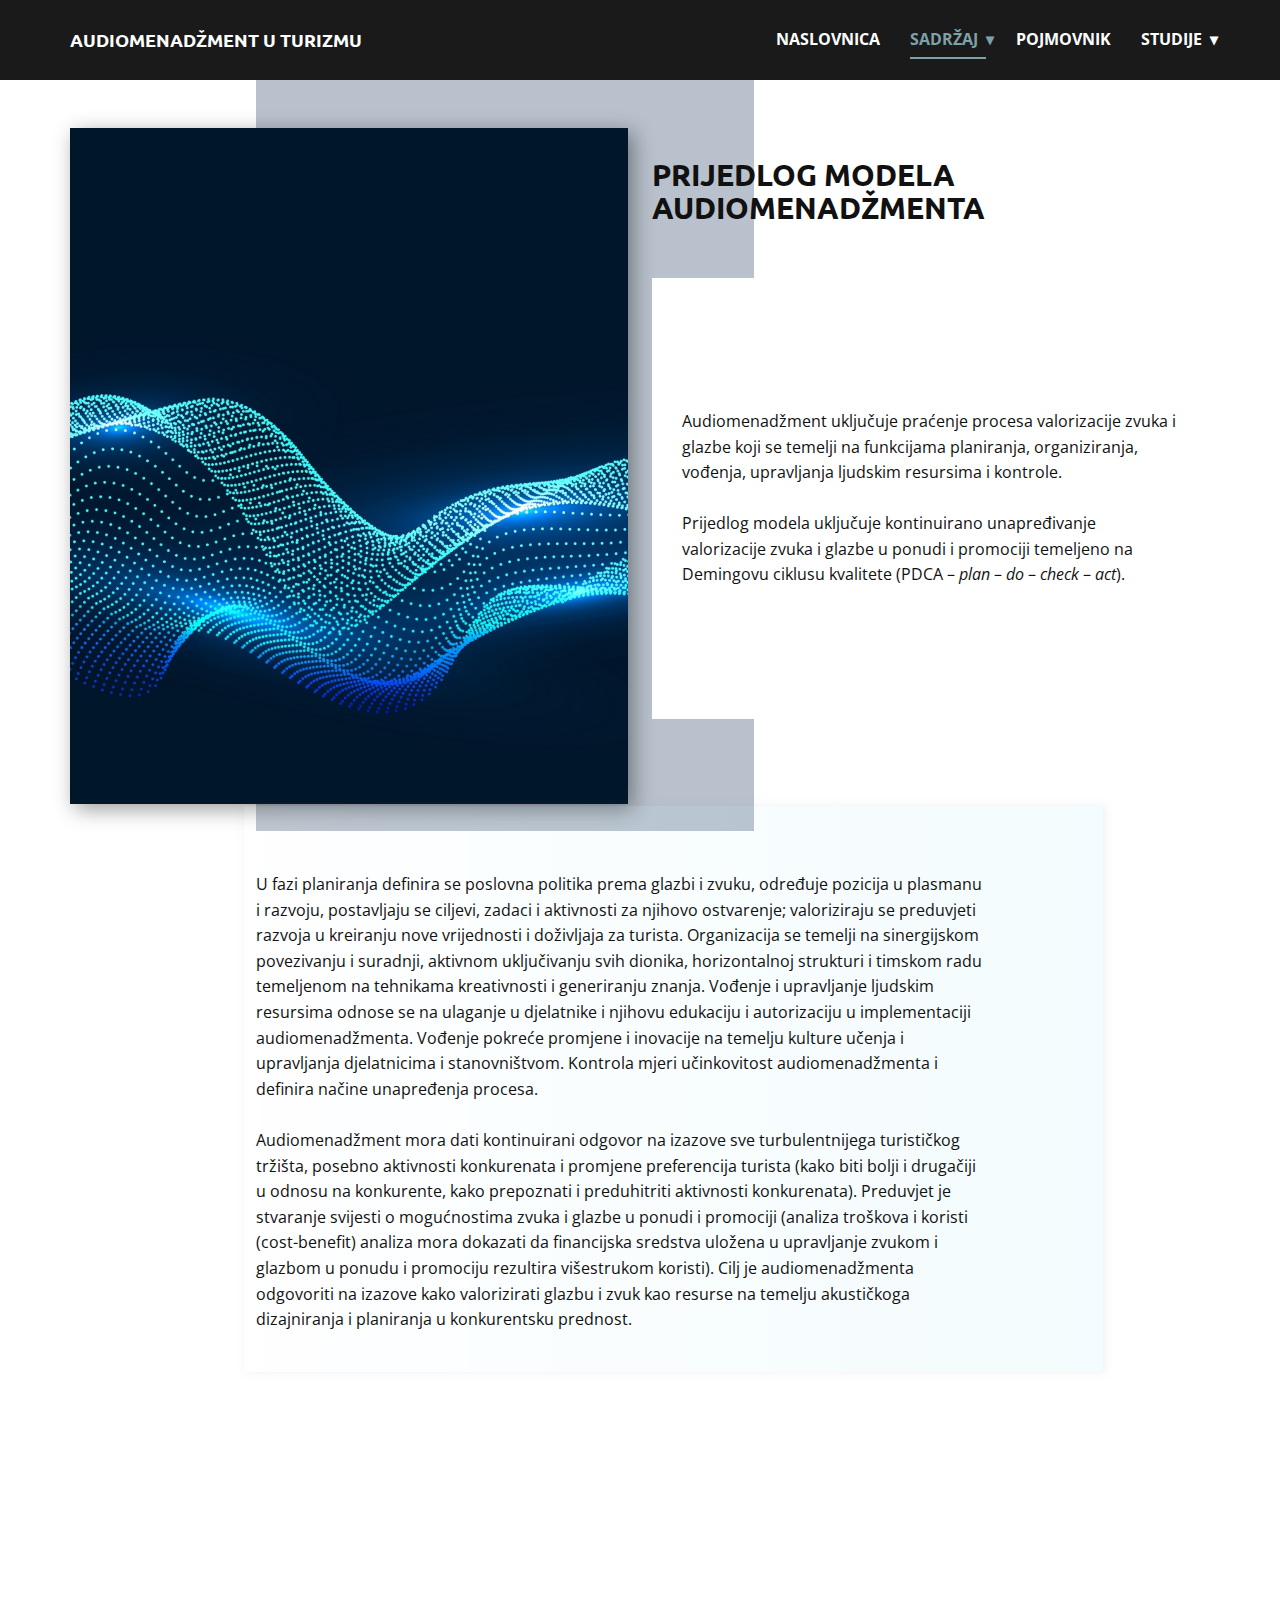
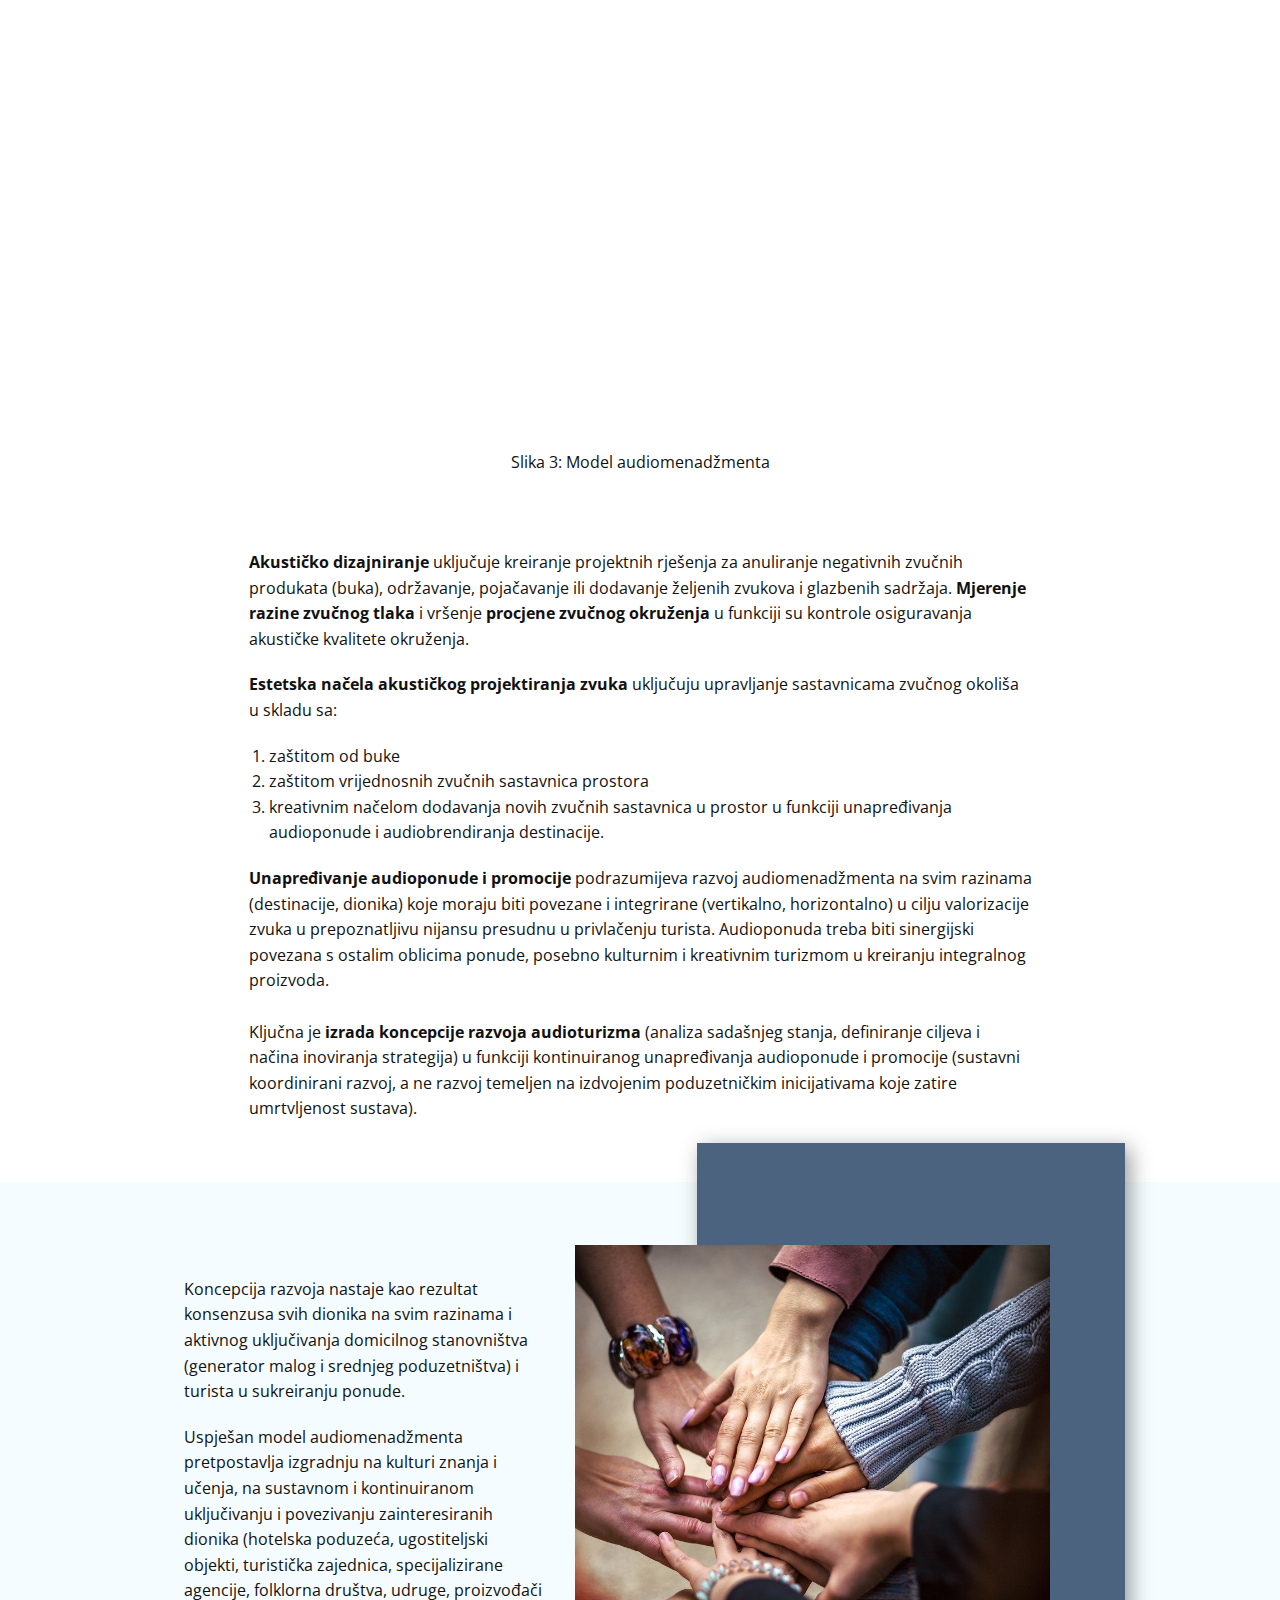
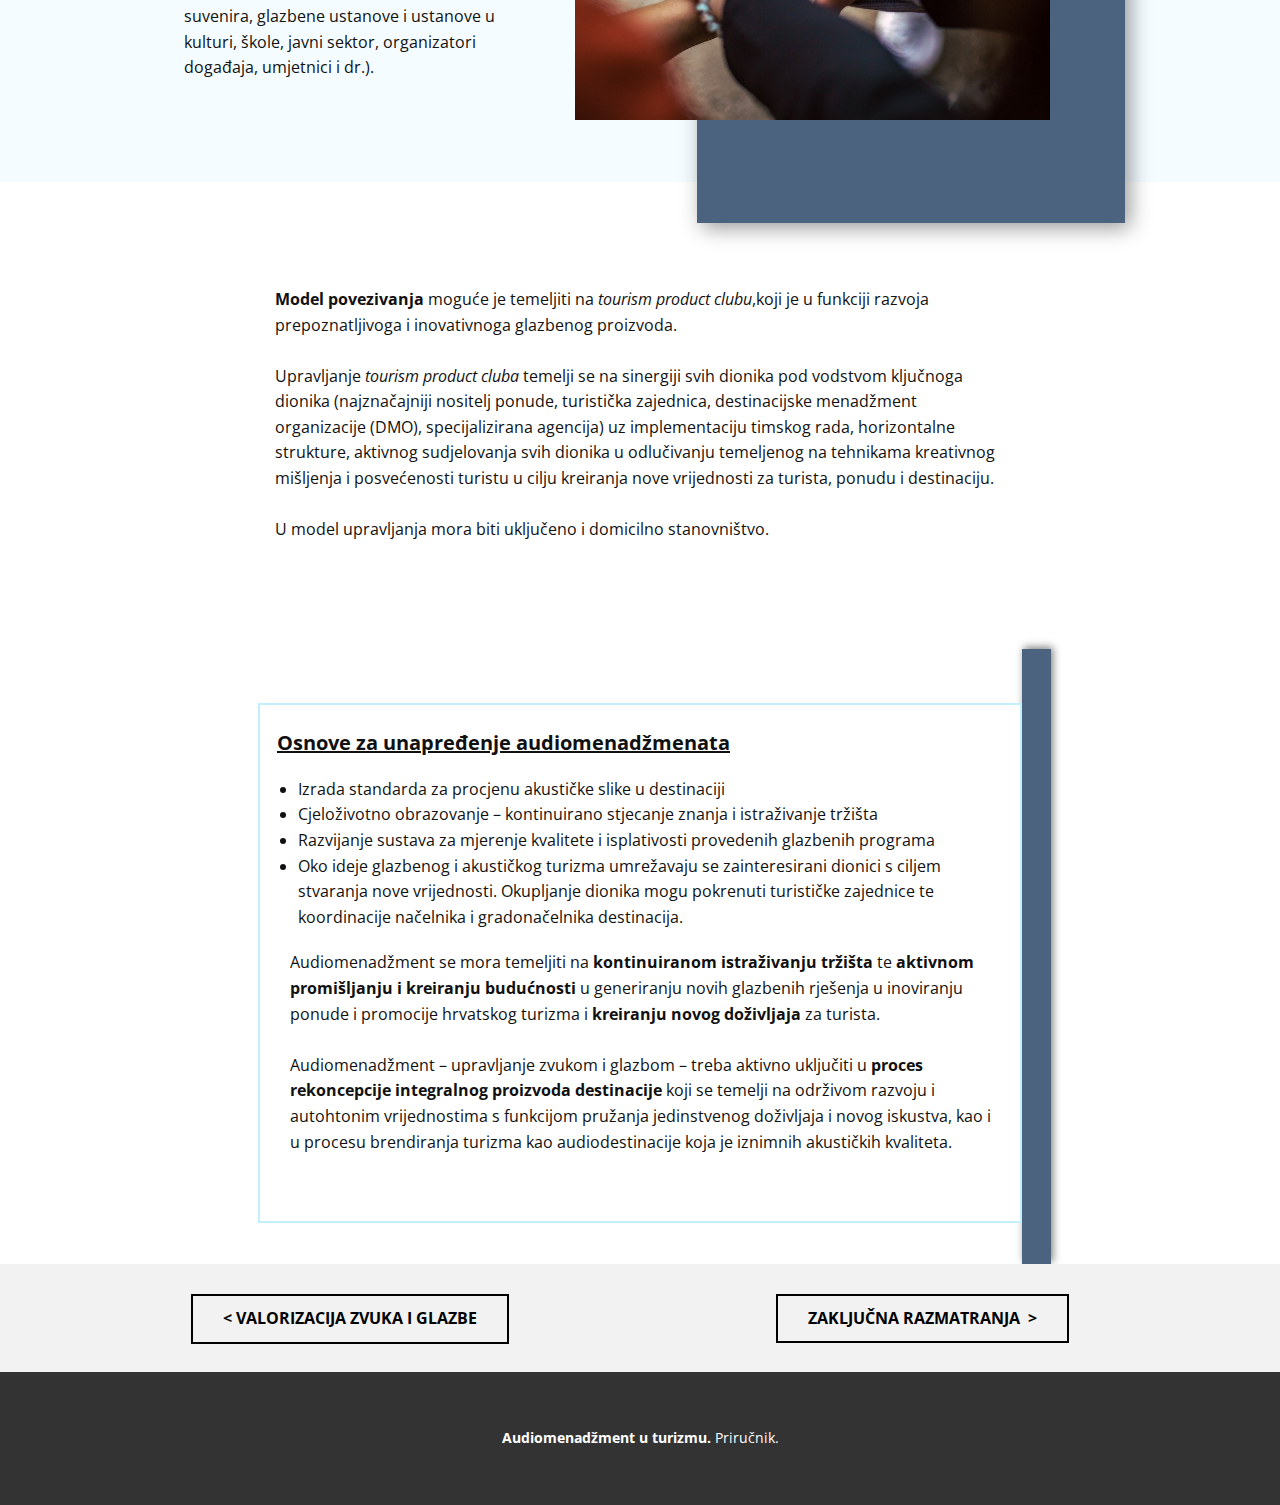
<file: Model_audiomenadzmenta.html>
<!DOCTYPE html>
<html style="font-size: 16px;" lang="hr">
  <head>
    <meta name="viewport" content="width=device-width, initial-scale=1.0">
    <meta charset="utf-8">
    <meta name="keywords" content="​Prijedlog modela audiomenadžmenta">
    <meta name="description" content="">
    <meta name="page_type" content="np-template-header-footer-from-plugin">
    <title>Model_audiomenadzmenta</title>
    <link rel="stylesheet" href="nicepage.css" media="screen">
<link rel="stylesheet" href="Model_audiomenadzmenta.css" media="screen">
    <script class="u-script" type="text/javascript" src="jquery.js" defer=""></script>
    <script class="u-script" type="text/javascript" src="nicepage.js" defer=""></script>
    <meta name="generator" content="Nicepage 4.5.4, nicepage.com">
    <link id="u-theme-google-font" rel="stylesheet" href="https://fonts.googleapis.com/css?family=Roboto:100,100i,300,300i,400,400i,500,500i,700,700i,900,900i|Open+Sans:300,300i,400,400i,500,500i,600,600i,700,700i,800,800i">
    <link id="u-page-google-font" rel="stylesheet" href="https://fonts.googleapis.com/css?family=Ubuntu:300,300i,400,400i,500,500i,700,700i|Open+Sans:300,300i,400,400i,500,500i,600,600i,700,700i,800,800i|Ubuntu:300,300i,400,400i,500,500i,700,700i">
    
    
    
    
    
    
    
    
    
    
    <script type="application/ld+json">{
		"@context": "http://schema.org",
		"@type": "Organization",
		"name": "Audiomenadžment u turizmu"
}</script>
    <meta name="theme-color" content="#7da2a9">
    <meta property="og:title" content="Model_audiomenadzmenta">
    <meta property="og:description" content="">
    <meta property="og:type" content="website">
  </head>
  <body class="u-body u-overlap u-xl-mode"><header class="u-clearfix u-grey-90 u-header u-sticky u-sticky-2eb9 u-header" id="sec-9c25"><div class="u-clearfix u-sheet u-sheet-1">
        <nav class="u-dropdown-icon u-menu u-menu-dropdown u-offcanvas u-offcanvas-shift u-menu-1">
          <div class="menu-collapse" style="font-size: 1rem; letter-spacing: 0px; font-weight: 700; text-transform: uppercase;">
            <a class="u-border-2 u-border-white u-button-style u-custom-active-border-color u-custom-border u-custom-border-color u-custom-borders u-custom-hover-border-color u-custom-left-right-menu-spacing u-custom-padding-bottom u-custom-text-color u-custom-text-hover-color u-custom-top-bottom-menu-spacing u-file-icon u-gradient u-nav-link u-text-active-palette-1-base u-text-hover-palette-2-base u-text-white u-file-icon-1" href="#">
              <img src="images/18288591.png" alt="">
            </a>
          </div>
          <div class="u-custom-menu u-nav-container">
            <ul class="u-nav u-spacing-30 u-unstyled u-nav-1"><li class="u-nav-item"><a class="u-border-2 u-border-active-palette-1-base u-border-hover-palette-1-base u-border-no-left u-border-no-right u-border-no-top u-button-style u-nav-link u-text-active-palette-1-base u-text-hover-palette-1-light-2" href="Naslovnica.html" style="padding: 10px 0px;">Naslovnica</a>
</li><li class="u-nav-item"><a class="u-border-2 u-border-active-palette-1-base u-border-hover-palette-1-base u-border-no-left u-border-no-right u-border-no-top u-button-style u-nav-link u-text-active-palette-1-base u-text-hover-palette-1-light-2" style="padding: 10px 0px;">Sadržaj</a><div class="u-nav-popup"><ul class="u-h-spacing-20 u-nav u-unstyled u-v-spacing-10 u-nav-2"><li class="u-nav-item"><a class="u-button-style u-nav-link u-white" href="Uvod.html">Uvod</a>
</li><li class="u-nav-item"><a class="u-button-style u-nav-link u-white" href="Cilj_audiomenadzmenta.html">Cilj audiomenadžmenta</a>
</li><li class="u-nav-item"><a class="u-button-style u-nav-link u-white" href="Turizam_glazba_i_zvuk.html">Turizam, glazba i zvuk</a>
</li><li class="u-nav-item"><a class="u-button-style u-nav-link u-white" href="Problem_zvucnoga_oneciscenja.html">Problem zvučnoga onečišćenja</a>
</li><li class="u-nav-item"><a class="u-button-style u-nav-link u-white" href="Upravljanje_glazbom_i_zvukom.html">Upravljanje glazbom i zvukom</a>
</li><li class="u-nav-item"><a class="u-button-style u-nav-link u-white" href="Scenarij_razvoja.html">Scenarij razvoja</a>
</li><li class="u-nav-item"><a class="u-button-style u-nav-link u-white" href="Model_audiomenadzmenta.html">Model audiomenadžmenta</a>
</li><li class="u-nav-item"><a class="u-button-style u-nav-link u-white" href="Zakljucna_razmatranja.html">Zaključna razmatranja</a>
</li><li class="u-nav-item"><a class="u-button-style u-nav-link u-white" href="Literatura.html">Literatura</a>
</li></ul>
</div>
</li><li class="u-nav-item"><a class="u-border-2 u-border-active-palette-1-base u-border-hover-palette-1-base u-border-no-left u-border-no-right u-border-no-top u-button-style u-nav-link u-text-active-palette-1-base u-text-hover-palette-1-light-2" href="Pojmovnik.html" style="padding: 10px 0px;">Pojmovnik</a>
</li><li class="u-nav-item"><a class="u-border-2 u-border-active-palette-1-base u-border-hover-palette-1-base u-border-no-left u-border-no-right u-border-no-top u-button-style u-nav-link u-text-active-palette-1-base u-text-hover-palette-1-light-2" style="padding: 10px 0px;">Studije</a><div class="u-nav-popup"><ul class="u-h-spacing-20 u-nav u-unstyled u-v-spacing-10 u-nav-3"><li class="u-nav-item"><a class="u-button-style u-file-link u-nav-link u-white" href="files/UpravljanjeZvukomGlazbomHrvatskiTurizam_0.pdf" target="_blank">Istraživanje sadašnjeg stanja upravljanja zvukom i glazbom u hrvatskom turuzmu</a>
</li><li class="u-nav-item"><a class="u-button-style u-file-link u-nav-link u-white" href="files/Scenarijrazvoja-audiomenadment.pdf" target="_blank">Istraživanje budućeg stanja upravljanja zvukom i glazbom u hrvatskom turizmu</a>
</li></ul>
</div>
</li></ul>
          </div>
          <div class="u-custom-menu u-nav-container-collapse">
            <div class="u-black u-container-style u-inner-container-layout u-opacity u-opacity-95 u-sidenav">
              <div class="u-inner-container-layout u-sidenav-overflow">
                <div class="u-menu-close"></div>
                <ul class="u-align-center u-nav u-popupmenu-items u-unstyled u-nav-4"><li class="u-nav-item"><a class="u-button-style u-nav-link" href="Naslovnica.html" style="padding: 10px 0px;">Naslovnica</a>
</li><li class="u-nav-item"><a class="u-button-style u-nav-link" style="padding: 10px 0px;">Sadržaj</a><div class="u-nav-popup"><ul class="u-h-spacing-20 u-nav u-unstyled u-v-spacing-10 u-nav-5"><li class="u-nav-item"><a class="u-button-style u-nav-link" href="Uvod.html">Uvod</a>
</li><li class="u-nav-item"><a class="u-button-style u-nav-link" href="Cilj_audiomenadzmenta.html">Cilj audiomenadžmenta</a>
</li><li class="u-nav-item"><a class="u-button-style u-nav-link" href="Turizam_glazba_i_zvuk.html">Turizam, glazba i zvuk</a>
</li><li class="u-nav-item"><a class="u-button-style u-nav-link" href="Problem_zvucnoga_oneciscenja.html">Problem zvučnoga onečišćenja</a>
</li><li class="u-nav-item"><a class="u-button-style u-nav-link" href="Upravljanje_glazbom_i_zvukom.html">Upravljanje glazbom i zvukom</a>
</li><li class="u-nav-item"><a class="u-button-style u-nav-link" href="Scenarij_razvoja.html">Scenarij razvoja</a>
</li><li class="u-nav-item"><a class="u-button-style u-nav-link" href="Model_audiomenadzmenta.html">Model audiomenadžmenta</a>
</li><li class="u-nav-item"><a class="u-button-style u-nav-link" href="Zakljucna_razmatranja.html">Zaključna razmatranja</a>
</li><li class="u-nav-item"><a class="u-button-style u-nav-link" href="Literatura.html">Literatura</a>
</li></ul>
</div>
</li><li class="u-nav-item"><a class="u-button-style u-nav-link" href="Pojmovnik.html" style="padding: 10px 0px;">Pojmovnik</a>
</li><li class="u-nav-item"><a class="u-button-style u-nav-link" style="padding: 10px 0px;">Studije</a><div class="u-nav-popup"><ul class="u-h-spacing-20 u-nav u-unstyled u-v-spacing-10 u-nav-6"><li class="u-nav-item"><a class="u-button-style u-nav-link" href="files/UpravljanjeZvukomGlazbomHrvatskiTurizam_0.pdf" target="_blank">Istraživanje sadašnjeg stanja upravljanja zvukom i glazbom u hrvatskom turuzmu</a>
</li><li class="u-nav-item"><a class="u-button-style u-nav-link" href="files/Scenarijrazvoja-audiomenadment.pdf" target="_blank">Istraživanje budućeg stanja upravljanja zvukom i glazbom u hrvatskom turizmu</a>
</li></ul>
</div>
</li></ul>
              </div>
            </div>
            <div class="u-black u-menu-overlay u-opacity u-opacity-70"></div>
          </div>
        </nav>
        <h3 class="u-text u-text-default u-text-1">Audiomenadžment u turizmu</h3>
      </div><style class="u-sticky-style" data-style-id="2eb9">.u-sticky-fixed.u-sticky-2eb9, .u-body.u-sticky-fixed .u-sticky-2eb9 {
box-shadow: 0 -2px 8px 0 rgba(128,128,128,1) !important
}</style></header>
    <section class="u-clearfix u-section-1" id="sec-add4">
      <div class="u-clearfix u-sheet u-sheet-1">
        <div class="u-palette-5-base u-shape u-shape-rectangle u-shape-1"></div>
        <div class="u-clearfix u-expanded-width u-gutter-24 u-layout-wrap u-layout-wrap-1">
          <div class="u-gutter-0 u-layout">
            <div class="u-layout-row">
              <div class="u-size-30">
                <div class="u-layout-col">
                  <div class="u-container-style u-image u-layout-cell u-size-60 u-image-1" data-image-width="8333" data-image-height="5000">
                    <div class="u-container-layout u-valign-middle u-container-layout-1"></div>
                  </div>
                </div>
              </div>
              <div class="u-size-30">
                <div class="u-layout-col">
                  <div class="u-align-left u-container-style u-layout-cell u-size-20 u-layout-cell-2">
                    <div class="u-container-layout u-valign-middle-lg u-valign-middle-md u-valign-middle-xl u-container-layout-2">
                      <h2 class="u-text u-text-1"> Prijedlog modela Audiomenadžmenta</h2>
                    </div>
                  </div>
                  <div class="u-container-style u-layout-cell u-size-20 u-white u-layout-cell-3">
                    <div class="u-container-layout u-valign-middle u-container-layout-3">
                      <p class="u-text u-text-2">
                        <span style="font-size: 1rem;">Audiomenadžment uključuje praćenje procesa valorizacije zvuka i glazbe koji se temelji na funkcijama planiranja, organiziranja, vođenja, upravljanja ljudskim resursima i kontrole.<br>
                          <br>Prijedlog modela uključuje kontinuirano unapređivanje valorizacije zvuka i glazbe u ponudi i promociji temeljeno na Demingovu ciklusu kvalitete (PDCA – <i>plan</i> – <i>do </i>– <i>check </i>– <i>act</i>).&nbsp;
                        </span>
                        <br>
                      </p>
                    </div>
                  </div>
                  <div class="u-container-style u-hidden-sm u-hidden-xs u-layout-cell u-size-20 u-layout-cell-4">
                    <div class="u-container-layout u-container-layout-4"></div>
                  </div>
                </div>
              </div>
            </div>
          </div>
        </div>
      </div>
    </section>
    <section class="u-align-center u-clearfix u-section-2" id="sec-b091">
      <div class="u-clearfix u-sheet u-valign-top u-sheet-1">
        <div class="u-container-style u-expanded-width-xs u-group u-shape-rectangle u-white u-group-1">
          <div class="u-container-layout u-container-layout-1">
            <div class="u-expanded-width-xs u-gradient u-opacity u-opacity-10 u-shape u-shape-rectangle u-shape-1"></div>
            <p class="u-align-left u-text u-text-1"> U fazi planiranja definira se poslovna politika prema glazbi i zvuku, određuje pozicija u plasmanu i razvoju, postavljaju se ciljevi, zadaci i aktivnosti za njihovo ostvarenje; valoriziraju se preduvjeti razvoja u kreiranju nove vrijednosti i doživljaja za turista. Organizacija se temelji na sinergijskom povezivanju i suradnji, aktivnom uključivanju svih dionika, horizontalnoj strukturi i timskom radu temeljenom na tehnikama kreativnosti i generiranju znanja. Vođenje i upravljanje ljudskim resursima odnose se na ulaganje u djelatnike i njihovu edukaciju i autorizaciju u implementaciji audiomenadžmenta. Vođenje pokreće promjene i inovacije na temelju kulture učenja i upravljanja djelatnicima i stanovništvom. Kontrola mjeri učinkovitost audiomenadžmenta i definira načine unapređenja procesa.&nbsp;<br>
              <br>Audiomenadžment mora dati kontinuirani odgovor na izazove sve turbulentnijega turističkog tržišta, posebno aktivnosti konkurenata i promjene preferencija turista (kako biti bolji i drugačiji u odnosu na konkurente, kako prepoznati i preduhitriti aktivnosti konkurenata). Preduvjet je stvaranje svijesti o mogućnostima zvuka i glazbe u ponudi i promociji (analiza troškova i koristi (cost-benefit) analiza mora dokazati da financijska sredstva uložena u upravljanje zvukom i glazbom u ponudu i promociju rezultira višestrukom koristi). Cilj je audiomenadžmenta odgovoriti na izazove kako valorizirati glazbu i zvuk kao resurse na temelju akustičkoga dizajniranja i planiranja u konkurentsku prednost.&nbsp;<br>
            </p>
          </div>
        </div>
      </div>
    </section>
    <section class="u-clearfix u-section-3" id="sec-0fbd">
      <div class="u-clearfix u-sheet u-valign-middle-lg u-valign-middle-md u-valign-middle-sm u-valign-middle-xl u-sheet-1">
        <img class="u-align-center u-expanded-width u-image u-image-contain u-image-default u-image-1" src="images/menadzment.png" alt="" data-image-width="1419" data-image-height="1000" data-animation-name="zoomIn" data-animation-duration="1000" data-animation-direction="">
        <p class="u-align-center-xs u-text u-text-default-lg u-text-default-xl u-text-1"> Slika 3: Model audiomenadžmenta</p>
      </div>
    </section>
    <section class="u-clearfix u-section-4" id="sec-a636">
      <div class="u-clearfix u-sheet u-sheet-1">
        <p class="u-text u-text-1"><b>Akustičko
dizajniranje </b>uključuje kreiranje projektnih rješenja za anuliranje negativnih zvučnih
produkata (buka), održavanje, pojačavanje ili dodavanje željenih zvukova i
glazbenih sadržaja. <b>Mjerenje razine zvučnog tlaka </b>i vršenje <b>procjene zvučnog
okruženja </b>u funkciji su kontrole osiguravanja akustičke kvalitete
okruženja.&nbsp;
        </p>
        <p class="u-text u-text-2"><b>Estetska
načela akustičkog projektiranja zvuka </b>uključuju&nbsp;upravljanje sastavnicama zvučnog
okoliša u skladu sa:
        </p>
        <ol class="u-text u-text-3">
          <li> zaštitom od buke</li>
          <li>zaštitom vrijednosnih zvučnih
sastavnica prostora</li>
          <li>kreativnim načelom dodavanja novih zvučnih sastavnica u
prostor u funkciji unapređivanja audioponude i audiobrendiranja destinacije.</li>
        </ol>
        <p class="u-text u-text-4"><b>Unapređivanje audioponude
i promocije </b>podrazumijeva razvoj audiomenadžmenta na svim razinama
(destinacije, dionika) koje moraju biti povezane i integrirane (vertikalno,
horizontalno) u cilju valorizacije zvuka u prepoznatljivu nijansu presudnu u
privlačenju turista.&nbsp;Audioponuda treba biti sinergijski povezana s ostalim
oblicima ponude, posebno kulturnim i kreativnim turizmom u kreiranju
integralnog proizvoda.&nbsp;<br>
          <br>Ključna je <b>izrada koncepcije razvoja audioturizma </b>(analiza sadašnjeg stanja, definiranje ciljeva i načina inoviranja strategija)
u funkciji kontinuiranog unapređivanja audioponude i promocije (sustavni
koordinirani razvoj, a ne razvoj temeljen na izdvojenim poduzetničkim
inicijativama koje zatire umrtvljenost sustava).&nbsp;
        </p>
      </div>
    </section>
    <section class="u-align-center u-clearfix u-palette-4-light-3 u-section-5" id="sec-f7e3">
      <div class="u-clearfix u-sheet u-sheet-1">
        <div class="u-clearfix u-expanded-width-md u-expanded-width-sm u-expanded-width-xs u-layout-wrap u-layout-wrap-1">
          <div class="u-layout">
            <div class="u-layout-row">
              <div class="u-align-left u-container-style u-layout-cell u-left-cell u-size-26 u-layout-cell-1">
                <div class="u-container-layout u-valign-middle-md u-valign-middle-sm u-valign-middle-xs u-container-layout-1">
                  <p class="u-text u-text-1"> Koncepcija razvoja
nastaje kao rezultat konsenzusa svih dionika na svim razinama i aktivnog
uključivanja domicilnog stanovništva (generator malog i srednjeg poduzetništva)
i turista u sukreiranju ponude.&nbsp;</p>
                  <p class="u-text u-text-2"> Uspješan model
audiomenadžmenta pretpostavlja izgradnju na kulturi znanja i učenja, na
sustavnom i kontinuiranom uključivanju i povezivanju zainteresiranih dionika
(hotelska poduzeća, ugostiteljski objekti, turistička zajednica,
specijalizirane agencije, folklorna društva, udruge, proizvođači suvenira,
glazbene ustanove i ustanove u kulturi, škole, javni sektor, organizatori
događaja, umjetnici i dr.).&nbsp;</p>
                </div>
              </div>
              <div class="u-container-style u-layout-cell u-right-cell u-size-34 u-layout-cell-2">
                <div class="u-container-layout u-valign-middle-xs u-container-layout-2">
                  <div class="u-palette-2-base u-shape u-shape-rectangle u-shape-1"></div>
                  <img class="u-image u-image-default u-image-1" data-image-width="1280" data-image-height="853" src="images/f5a930e36138f87bb621c59274bdceb308d2e41a4d0cf45bd7eb2ec6b0eb2bd9277ac8abea2ec3df663b7423edc73951b24e59167459ec9b446f6e_1280.jpg">
                </div>
              </div>
            </div>
          </div>
        </div>
      </div>
    </section>
    <section class="u-clearfix u-section-6" id="sec-ce3d">
      <div class="u-clearfix u-sheet u-valign-middle u-sheet-1">
        <p class="u-align-left u-text u-text-1"><b>Model povezivanja </b>moguće je temeljiti na <i>tourism product
clubu</i>,<i></i>koji je u funkciji razvoja prepoznatljivoga i inovativnoga
glazbenog proizvoda.&nbsp;<br>
          <br>Upravljanje <i>tourism
product cluba</i> temelji se na sinergiji svih dionika pod vodstvom ključnoga
dionika (najznačajniji nositelj ponude, turistička zajednica, destinacijske
menadžment organizacije (DMO), specijalizirana agencija) uz implementaciju
timskog rada, horizontalne strukture, aktivnog sudjelovanja svih dionika u
odlučivanju temeljenog na tehnikama kreativnog mišljenja i posvećenosti turistu
u cilju kreiranja nove vrijednosti za turista, ponudu i destinaciju.&nbsp;<br>
          <br>U model
upravljanja mora biti uključeno i domicilno stanovništvo.&nbsp;&nbsp;<br>
        </p>
      </div>
    </section>
    <section class="skrollable u-align-center u-clearfix u-image u-parallax u-shading u-section-7" id="sec-fea1" data-image-width="1280" data-image-height="853">
      <div class="u-clearfix u-sheet u-valign-bottom-lg u-valign-bottom-md u-valign-bottom-xl u-valign-middle-xs u-sheet-1">
        <div class="u-clearfix u-expanded-width-md u-expanded-width-sm u-expanded-width-xs u-layout-wrap u-layout-wrap-1">
          <div class="u-layout">
            <div class="u-layout-row">
              <div class="u-align-left u-container-style u-layout-cell u-left-cell u-size-60 u-layout-cell-1">
                <div class="u-container-layout u-valign-top-sm u-container-layout-1">
                  <div class="u-expanded-height-lg u-expanded-height-xl u-palette-2-base u-shape u-shape-rectangle u-shape-1"></div>
                  <div class="u-border-2 u-border-palette-4-light-2 u-container-style u-expanded-width-md u-expanded-width-sm u-expanded-width-xs u-group u-opacity u-opacity-75 u-shape-rectangle u-white u-group-1">
                    <div class="u-container-layout u-valign-middle-xs u-container-layout-2">
                      <p class="u-large-text u-text u-text-body-color u-text-variant u-text-1"><b><u>Osnove za unapređenje audiomenadžmenata</u></b>
                      </p>
                      <ul class="u-text u-text-body-color u-text-2">
                        <li> Izrada
  standarda za procjenu akustičke slike u destinaciji </li>
                        <li> Cjeloživotno obrazovanje – kontinuirano stjecanje
znanja i istraživanje tržišta</li>
                        <li>Razvijanje sustava za mjerenje kvalitete i
isplativosti provedenih glazbenih programa</li>
                        <li>Oko
  ideje glazbenog i akustičkog turizma umrežavaju se zainteresirani dionici s
  ciljem stvaranja nove vrijednosti. Okupljanje dionika mogu pokrenuti
  turističke zajednice te koordinacije načelnika i gradonačelnika destinacija.</li>
                      </ul>
                      <p class="u-text u-text-3"> Audiomenadžment
se mora temeljiti na <b>kontinuiranom istraživanju tržišta </b>te <b>aktivnom
promišljanju i kreiranju budućnosti </b>u generiranju novih glazbenih rješenja u inoviranju
ponude i promocije hrvatskog turizma i<b> kreiranju novog doživljaja</b> za turista.&nbsp;<br>
                        <br>Audiomenadžment
– upravljanje zvukom i glazbom – treba aktivno uključiti u <b>proces rekoncepcije integralnog proizvoda
destinacije </b>koji se temelji na održivom razvoju i autohtonim
vrijednostima s funkcijom pružanja jedinstvenog doživljaja i novog iskustva,
kao i u procesu brendiranja turizma kao
audiodestinacije koja je iznimnih akustičkih kvaliteta.
                      </p>
                    </div>
                  </div>
                </div>
              </div>
            </div>
          </div>
        </div>
      </div>
    </section>
    <section class="u-clearfix u-grey-5 u-section-8" id="sec-9eff">
      <div class="u-clearfix u-sheet u-sheet-1">
        <a href="Zakljucna_razmatranja.html" data-page-id="164466834" class="u-border-2 u-border-black u-btn u-button-style u-hover-black u-none u-text-black u-text-hover-white u-btn-1">ZAključNA RAZMATRANJA&nbsp; &gt;</a>
        <a href="Scenarij_razvoja.html" data-page-id="1715617075" class="u-border-2 u-border-black u-btn u-button-style u-hover-black u-none u-text-black u-text-hover-white u-btn-2">&lt; Valorizacija zvuka i glazbe</a>
      </div>
    </section>
    
    
    
    <footer class="u-clearfix u-footer u-grey-80" id="sec-7b44"><div class="u-clearfix u-sheet u-sheet-1">
        <div class="u-align-center u-container-style u-group u-group-1">
          <div class="u-container-layout u-valign-middle u-container-layout-1">
            <p class="u-small-text u-text u-text-variant u-text-1">
              <span style="font-weight: 700;">Audiomenadžment u turizmu.</span>&nbsp;Priručnik.
            </p>
          </div>
        </div>
      </div></footer>
  </body>
</html>
</file>
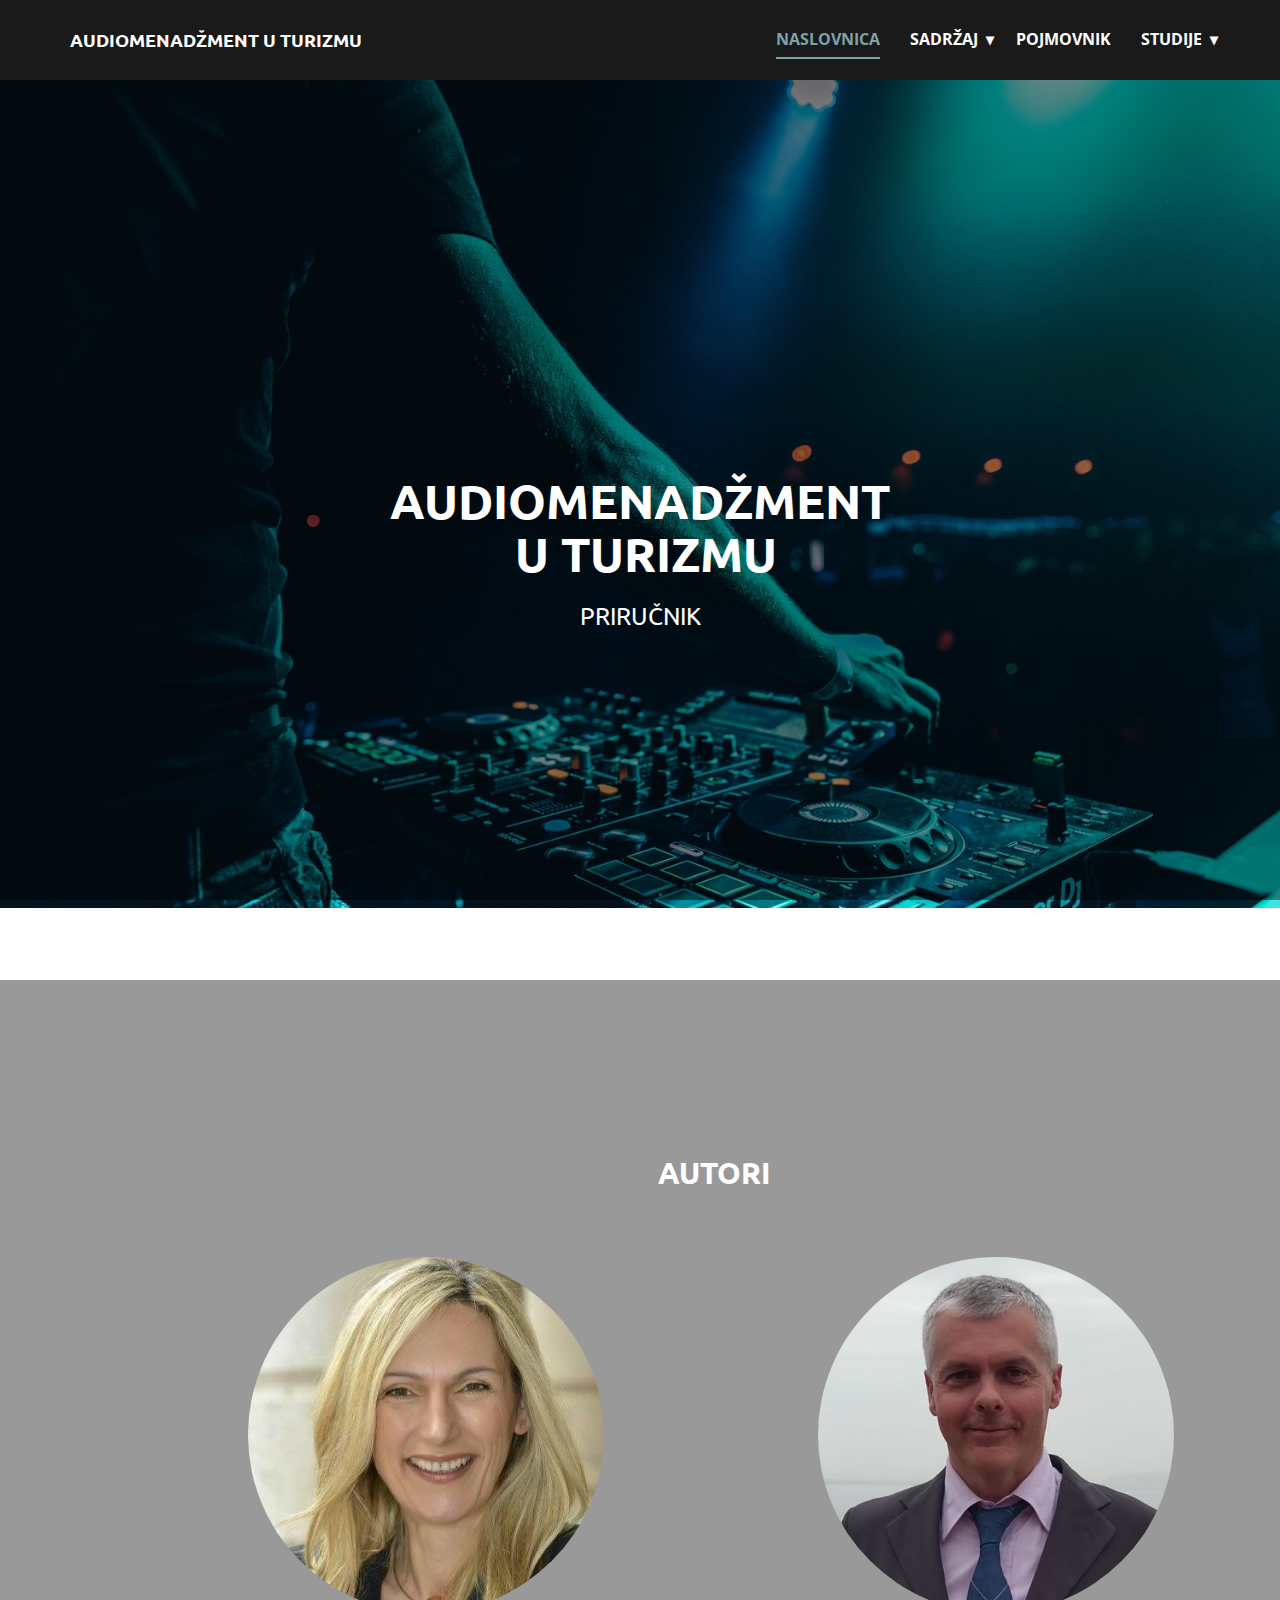
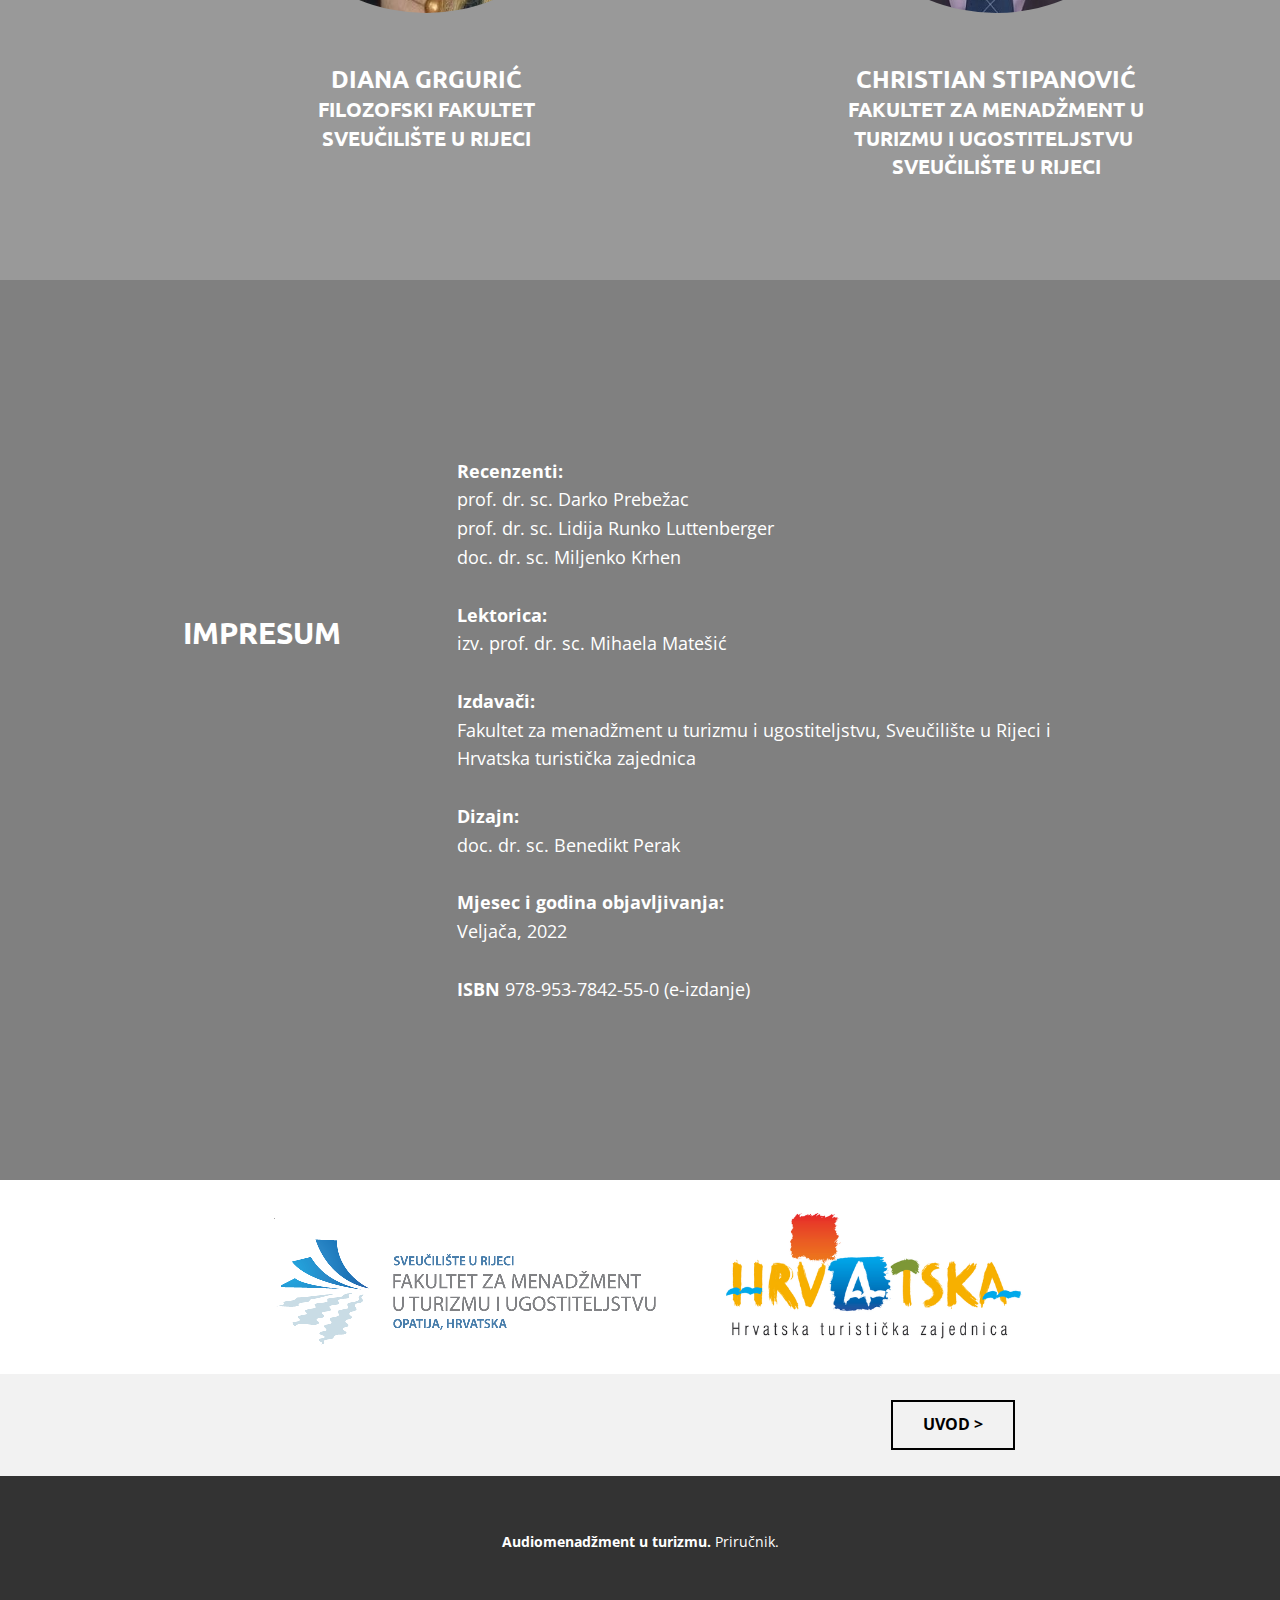
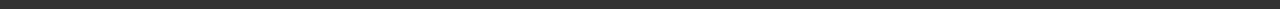
<file: Naslovnica.html>
<!DOCTYPE html>
<html style="font-size: 16px;" lang="hr">
  <head>
    <meta name="viewport" content="width=device-width, initial-scale=1.0">
    <meta charset="utf-8">
    <meta name="keywords" content="school, Children&amp;apos;sArt School, all our programs, We&amp;apos;d love to hear from you, our gallery, 5k, 150, 45, 250, Questions?Comments?We&amp;apos;d love to hear from you.">
    <meta name="description" content="">
    <meta name="page_type" content="np-template-header-footer-from-plugin">
    <title>Naslovnica</title>
    <link rel="stylesheet" href="nicepage.css" media="screen">
<link rel="stylesheet" href="Naslovnica.css" media="screen">
    <script class="u-script" type="text/javascript" src="jquery.js" defer=""></script>
    <script class="u-script" type="text/javascript" src="nicepage.js" defer=""></script>
    <meta name="generator" content="Nicepage 4.5.4, nicepage.com">
    <link id="u-theme-google-font" rel="stylesheet" href="https://fonts.googleapis.com/css?family=Roboto:100,100i,300,300i,400,400i,500,500i,700,700i,900,900i|Open+Sans:300,300i,400,400i,500,500i,600,600i,700,700i,800,800i">
    <link id="u-page-google-font" rel="stylesheet" href="https://fonts.googleapis.com/css?family=Ubuntu:300,300i,400,400i,500,500i,700,700i">
    
    
    
    
    
    
    
    <script type="application/ld+json">{
		"@context": "http://schema.org",
		"@type": "Organization",
		"name": "Audiomenadžment u turizmu"
}</script>
    <meta name="theme-color" content="#7da2a9">
    <meta property="og:title" content="Naslovnica">
    <meta property="og:description" content="">
    <meta property="og:type" content="website">
  </head>
  <body class="u-body u-xl-mode"><header class="u-clearfix u-grey-90 u-header u-sticky u-sticky-2eb9 u-header" id="sec-9c25"><div class="u-clearfix u-sheet u-sheet-1">
        <nav class="u-dropdown-icon u-menu u-menu-dropdown u-offcanvas u-offcanvas-shift u-menu-1">
          <div class="menu-collapse" style="font-size: 1rem; letter-spacing: 0px; font-weight: 700; text-transform: uppercase;">
            <a class="u-border-2 u-border-white u-button-style u-custom-active-border-color u-custom-border u-custom-border-color u-custom-borders u-custom-hover-border-color u-custom-left-right-menu-spacing u-custom-padding-bottom u-custom-text-color u-custom-text-hover-color u-custom-top-bottom-menu-spacing u-file-icon u-gradient u-nav-link u-text-active-palette-1-base u-text-hover-palette-2-base u-text-white u-file-icon-1" href="#">
              <img src="images/18288591.png" alt="">
            </a>
          </div>
          <div class="u-custom-menu u-nav-container">
            <ul class="u-nav u-spacing-30 u-unstyled u-nav-1"><li class="u-nav-item"><a class="u-border-2 u-border-active-palette-1-base u-border-hover-palette-1-base u-border-no-left u-border-no-right u-border-no-top u-button-style u-nav-link u-text-active-palette-1-base u-text-hover-palette-1-light-2" href="Naslovnica.html" style="padding: 10px 0px;">Naslovnica</a>
</li><li class="u-nav-item"><a class="u-border-2 u-border-active-palette-1-base u-border-hover-palette-1-base u-border-no-left u-border-no-right u-border-no-top u-button-style u-nav-link u-text-active-palette-1-base u-text-hover-palette-1-light-2" style="padding: 10px 0px;">Sadržaj</a><div class="u-nav-popup"><ul class="u-h-spacing-20 u-nav u-unstyled u-v-spacing-10 u-nav-2"><li class="u-nav-item"><a class="u-button-style u-nav-link u-white" href="Uvod.html">Uvod</a>
</li><li class="u-nav-item"><a class="u-button-style u-nav-link u-white" href="Cilj_audiomenadzmenta.html">Cilj audiomenadžmenta</a>
</li><li class="u-nav-item"><a class="u-button-style u-nav-link u-white" href="Turizam_glazba_i_zvuk.html">Turizam, glazba i zvuk</a>
</li><li class="u-nav-item"><a class="u-button-style u-nav-link u-white" href="Problem_zvucnoga_oneciscenja.html">Problem zvučnoga onečišćenja</a>
</li><li class="u-nav-item"><a class="u-button-style u-nav-link u-white" href="Upravljanje_glazbom_i_zvukom.html">Upravljanje glazbom i zvukom</a>
</li><li class="u-nav-item"><a class="u-button-style u-nav-link u-white" href="Scenarij_razvoja.html">Scenarij razvoja</a>
</li><li class="u-nav-item"><a class="u-button-style u-nav-link u-white" href="Model_audiomenadzmenta.html">Model audiomenadžmenta</a>
</li><li class="u-nav-item"><a class="u-button-style u-nav-link u-white" href="Zakljucna_razmatranja.html">Zaključna razmatranja</a>
</li><li class="u-nav-item"><a class="u-button-style u-nav-link u-white" href="Literatura.html">Literatura</a>
</li></ul>
</div>
</li><li class="u-nav-item"><a class="u-border-2 u-border-active-palette-1-base u-border-hover-palette-1-base u-border-no-left u-border-no-right u-border-no-top u-button-style u-nav-link u-text-active-palette-1-base u-text-hover-palette-1-light-2" href="Pojmovnik.html" style="padding: 10px 0px;">Pojmovnik</a>
</li><li class="u-nav-item"><a class="u-border-2 u-border-active-palette-1-base u-border-hover-palette-1-base u-border-no-left u-border-no-right u-border-no-top u-button-style u-nav-link u-text-active-palette-1-base u-text-hover-palette-1-light-2" style="padding: 10px 0px;">Studije</a><div class="u-nav-popup"><ul class="u-h-spacing-20 u-nav u-unstyled u-v-spacing-10 u-nav-3"><li class="u-nav-item"><a class="u-button-style u-file-link u-nav-link u-white" href="files/UpravljanjeZvukomGlazbomHrvatskiTurizam_0.pdf" target="_blank">Istraživanje sadašnjeg stanja upravljanja zvukom i glazbom u hrvatskom turuzmu</a>
</li><li class="u-nav-item"><a class="u-button-style u-file-link u-nav-link u-white" href="files/Scenarijrazvoja-audiomenadment.pdf" target="_blank">Istraživanje budućeg stanja upravljanja zvukom i glazbom u hrvatskom turizmu</a>
</li></ul>
</div>
</li></ul>
          </div>
          <div class="u-custom-menu u-nav-container-collapse">
            <div class="u-black u-container-style u-inner-container-layout u-opacity u-opacity-95 u-sidenav">
              <div class="u-inner-container-layout u-sidenav-overflow">
                <div class="u-menu-close"></div>
                <ul class="u-align-center u-nav u-popupmenu-items u-unstyled u-nav-4"><li class="u-nav-item"><a class="u-button-style u-nav-link" href="Naslovnica.html" style="padding: 10px 0px;">Naslovnica</a>
</li><li class="u-nav-item"><a class="u-button-style u-nav-link" style="padding: 10px 0px;">Sadržaj</a><div class="u-nav-popup"><ul class="u-h-spacing-20 u-nav u-unstyled u-v-spacing-10 u-nav-5"><li class="u-nav-item"><a class="u-button-style u-nav-link" href="Uvod.html">Uvod</a>
</li><li class="u-nav-item"><a class="u-button-style u-nav-link" href="Cilj_audiomenadzmenta.html">Cilj audiomenadžmenta</a>
</li><li class="u-nav-item"><a class="u-button-style u-nav-link" href="Turizam_glazba_i_zvuk.html">Turizam, glazba i zvuk</a>
</li><li class="u-nav-item"><a class="u-button-style u-nav-link" href="Problem_zvucnoga_oneciscenja.html">Problem zvučnoga onečišćenja</a>
</li><li class="u-nav-item"><a class="u-button-style u-nav-link" href="Upravljanje_glazbom_i_zvukom.html">Upravljanje glazbom i zvukom</a>
</li><li class="u-nav-item"><a class="u-button-style u-nav-link" href="Scenarij_razvoja.html">Scenarij razvoja</a>
</li><li class="u-nav-item"><a class="u-button-style u-nav-link" href="Model_audiomenadzmenta.html">Model audiomenadžmenta</a>
</li><li class="u-nav-item"><a class="u-button-style u-nav-link" href="Zakljucna_razmatranja.html">Zaključna razmatranja</a>
</li><li class="u-nav-item"><a class="u-button-style u-nav-link" href="Literatura.html">Literatura</a>
</li></ul>
</div>
</li><li class="u-nav-item"><a class="u-button-style u-nav-link" href="Pojmovnik.html" style="padding: 10px 0px;">Pojmovnik</a>
</li><li class="u-nav-item"><a class="u-button-style u-nav-link" style="padding: 10px 0px;">Studije</a><div class="u-nav-popup"><ul class="u-h-spacing-20 u-nav u-unstyled u-v-spacing-10 u-nav-6"><li class="u-nav-item"><a class="u-button-style u-nav-link" href="files/UpravljanjeZvukomGlazbomHrvatskiTurizam_0.pdf" target="_blank">Istraživanje sadašnjeg stanja upravljanja zvukom i glazbom u hrvatskom turuzmu</a>
</li><li class="u-nav-item"><a class="u-button-style u-nav-link" href="files/Scenarijrazvoja-audiomenadment.pdf" target="_blank">Istraživanje budućeg stanja upravljanja zvukom i glazbom u hrvatskom turizmu</a>
</li></ul>
</div>
</li></ul>
              </div>
            </div>
            <div class="u-black u-menu-overlay u-opacity u-opacity-70"></div>
          </div>
        </nav>
        <h3 class="u-text u-text-default u-text-1">Audiomenadžment u turizmu</h3>
      </div><style class="u-sticky-style" data-style-id="2eb9">.u-sticky-fixed.u-sticky-2eb9, .u-body.u-sticky-fixed .u-sticky-2eb9 {
box-shadow: 0 -2px 8px 0 rgba(128,128,128,1) !important
}</style></header> 
    <section class="skrollable u-align-center u-clearfix u-image u-parallax u-shading u-section-1" id="sec-1aa9" data-image-width="6240" data-image-height="4160">
      <div class="u-clearfix u-sheet u-valign-middle-lg u-valign-middle-md u-valign-middle-sm u-valign-middle-xs u-sheet-1">
        <div class="u-container-style u-expanded-width u-group u-group-1">
          <div class="u-container-layout u-container-layout-1">
            <h1 class="u-align-center u-custom-font u-font-ubuntu u-text u-text-body-alt-color u-title u-text-1">audiomenadžment<br>&nbsp;u turizmu
            </h1>
            <h4 class="u-align-center u-text u-text-body-alt-color u-text-2">prir<span style="font-weight: 400;"></span>učnik
            </h4>
          </div>
        </div>
      </div>
    </section>
    <section class="u-align-center u-clearfix u-grey-40 u-section-2" id="carousel_2594">
      <div class="u-clearfix u-sheet u-sheet-1">
        <h2 class="u-align-center u-text u-text-1">AUTORI</h2>
        <div class="u-clearfix u-gutter-0 u-layout-wrap u-layout-wrap-1">
          <div class="u-layout" style="">
            <div class="u-layout-row" style="">
              <div class="u-align-center u-container-style u-layout-cell u-right-cell u-shape-rectangle u-size-30 u-size-xs-60 u-layout-cell-1" src="">
                <div class="u-container-layout u-valign-top u-container-layout-1" src="">
                  <div class="u-image u-image-circle u-image-1" data-image-width="417" data-image-height="556"></div>
                  <h4 class="u-text u-text-2">Diana Grgurić <br>
                    <span style="font-size: 1.25rem;">Filozofski fakultet<br>Sveučilište u Rijeci
                    </span>
                  </h4>
                </div>
              </div>
              <div class="u-align-center u-container-style u-layout-cell u-left-cell u-size-30 u-size-xs-60 u-layout-cell-2" src="">
                <div class="u-container-layout u-valign-top u-container-layout-2" src="">
                  <div class="u-image u-image-circle u-image-2" data-image-width="528" data-image-height="472"></div>
                  <h4 class="u-text u-text-3"> Christian Stipanović<br>
                    <span style="font-size: 1.25rem;">Fakultet za menadžment u turizmu i ugostiteljstvu&nbsp;<br>Sveučilište u Rijeci
                    </span>
                    <br>
                  </h4>
                </div>
              </div>
            </div>
          </div>
        </div>
      </div>
    </section>
    <section class="u-clearfix u-grey-50 u-section-3" id="sec-0cf2">
      <div class="u-clearfix u-sheet u-valign-middle u-sheet-1">
        <div class="u-clearfix u-expanded-width u-gutter-20 u-layout-wrap u-layout-wrap-1">
          <div class="u-layout">
            <div class="u-layout-row">
              <div class="u-align-right u-container-style u-layout-cell u-left-cell u-size-19 u-layout-cell-1">
                <div class="u-container-layout u-valign-middle-sm u-valign-middle-xs u-container-layout-1">
                  <h2 class="u-text u-text-1">imp​​​resum</h2>
                </div>
              </div>
              <div class="u-container-style u-layout-cell u-right-cell u-size-41 u-layout-cell-2">
                <div class="u-container-layout u-valign-middle-lg u-valign-middle-md u-valign-middle-sm u-valign-middle-xl u-container-layout-2">
                  <p class="u-text u-text-2">
                    <span style="font-weight: 700;">Recenzenti:<br>
                    </span>prof. dr. sc. Darko Prebežac&nbsp;<br>prof. dr. sc. Lidija Runko Luttenberger<br>doc. dr. sc. Miljenko Krhen<br>
                    <br>
                    <span style="font-weight: 700;">Lektorica:&nbsp;</span>
                    <br>izv. prof. dr. sc. Mihaela Matešić<br>
                    <br>
                    <span style="font-weight: 700;">Izdavači:&nbsp;</span>
                    <br> Fakultet za menadžment u turizmu i ugostiteljstvu, Sveučilište u Rijeci i&nbsp;<br>Hrvatska turistička zajednica<br>
                    <br>
                    <span style="font-weight: 700;">Dizajn:&nbsp;</span>
                    <br>doc. dr. sc. Benedikt Perak<br>
                    <br><b>Mjesec i godina objavljivanja:</b>
                    <br>Veljača, 2022<br>
                    <br><b>ISBN</b>&nbsp;978-953-7842-55-0 (e-izdanje)&nbsp;<br>
                  </p>
                </div>
              </div>
            </div>
          </div>
        </div>
      </div>
    </section>
    <section class="u-clearfix u-section-4" id="sec-e0d3">
      <div class="u-clearfix u-sheet u-valign-top u-sheet-1">
        <img class="u-image u-image-default u-image-1" src="images/htz.png" alt="" data-image-width="600" data-image-height="315">
        <img class="u-image u-image-default u-image-2" src="images/logofthm.png" alt="" data-image-width="450" data-image-height="150">
      </div>
    </section>
    <section class="u-clearfix u-grey-5 u-section-5" id="sec-e93d">
      <div class="u-clearfix u-sheet u-valign-middle u-sheet-1">
        <a href="Uvod.html" data-page-id="912901832" class="u-border-2 u-border-black u-btn u-button-style u-hover-black u-none u-text-black u-text-hover-white u-btn-1">Uvod &gt;</a>
      </div>
    </section>
    
    
    
    <footer class="u-clearfix u-footer u-grey-80" id="sec-7b44"><div class="u-clearfix u-sheet u-sheet-1">
        <div class="u-align-center u-container-style u-group u-group-1">
          <div class="u-container-layout u-valign-middle u-container-layout-1">
            <p class="u-small-text u-text u-text-variant u-text-1">
              <span style="font-weight: 700;">Audiomenadžment u turizmu.</span>&nbsp;Priručnik.
            </p>
          </div>
        </div>
      </div></footer>
  </body>
</html>
</file>
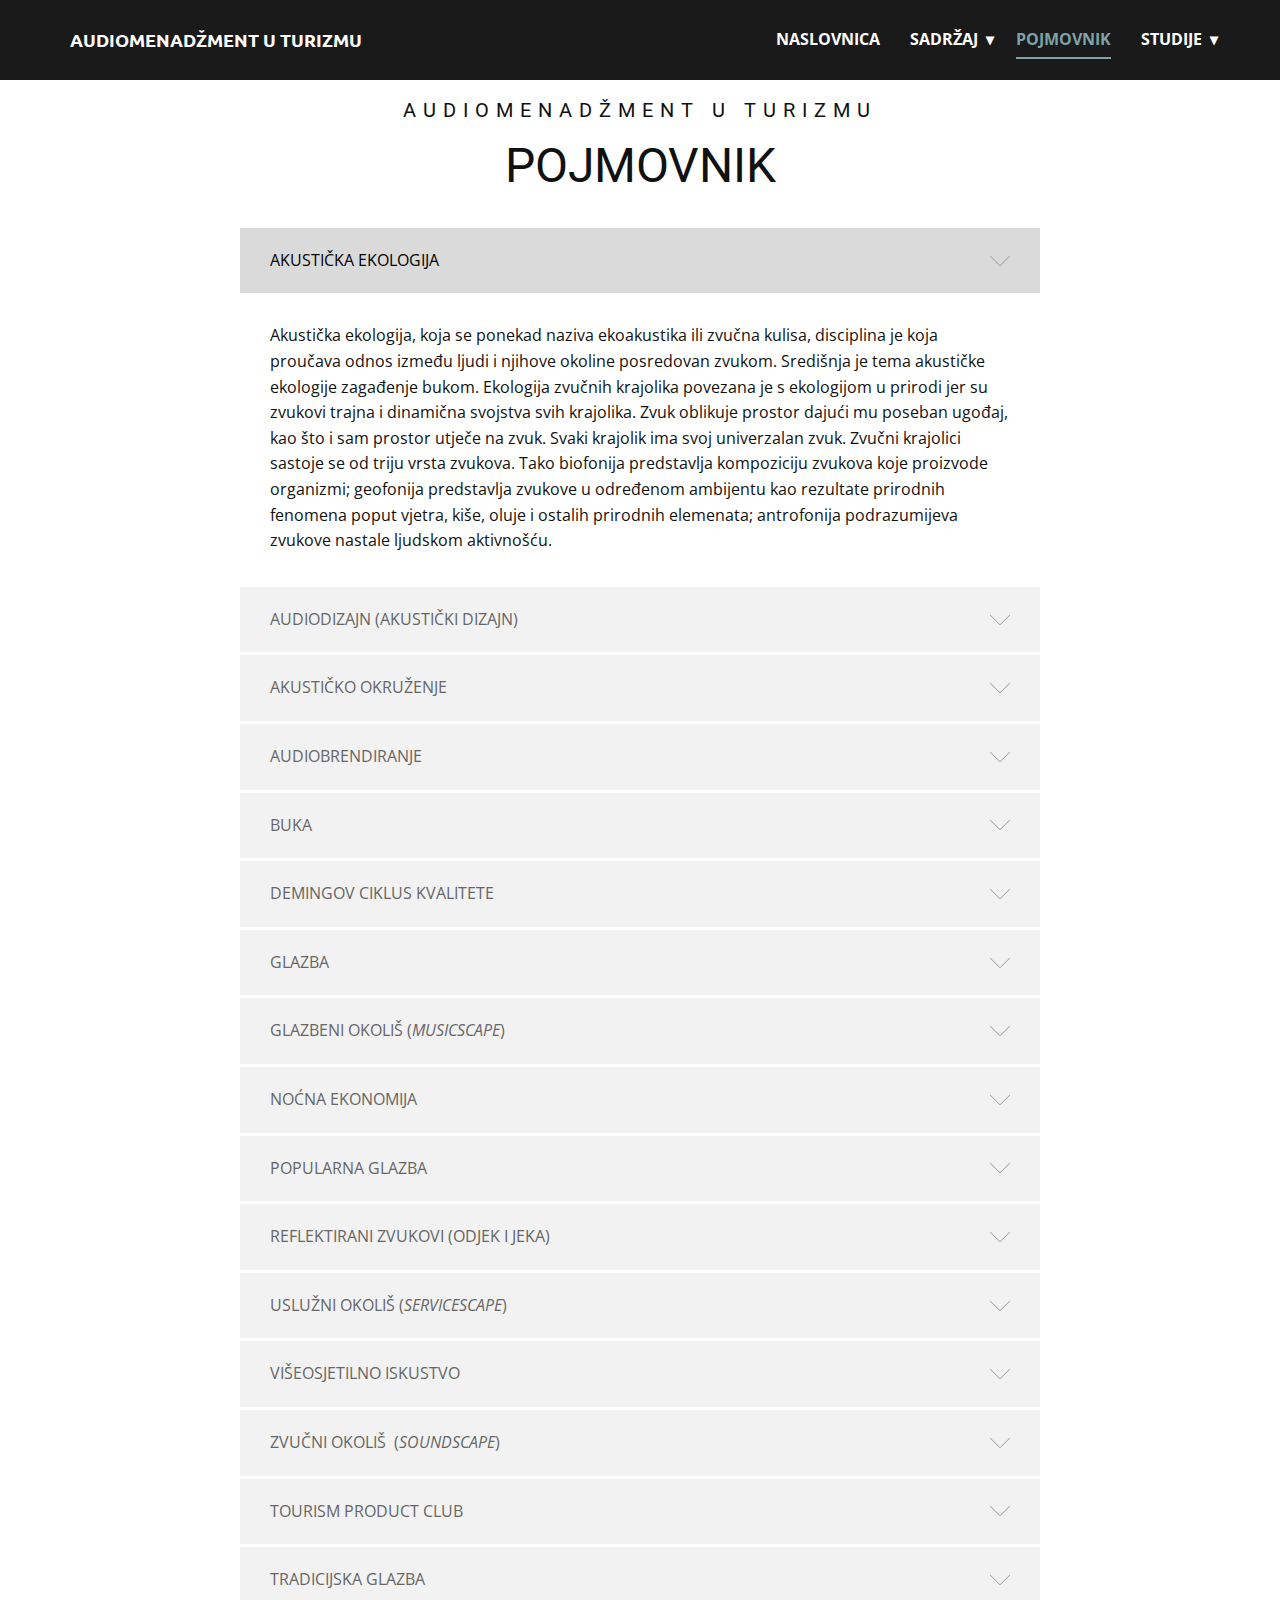
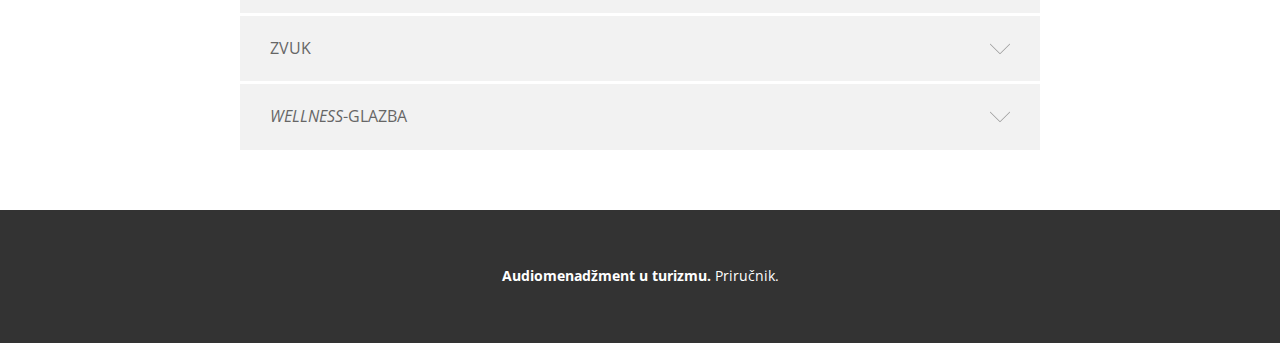
<file: Pojmovnik.html>
<!DOCTYPE html>
<html style="font-size: 16px;" lang="hr">
  <head>
    <meta name="viewport" content="width=device-width, initial-scale=1.0">
    <meta charset="utf-8">
    <meta name="keywords" content="​​Kratki pojmovnik">
    <meta name="description" content="">
    <meta name="page_type" content="np-template-header-footer-from-plugin">
    <title>Pojmovnik</title>
    <link rel="stylesheet" href="nicepage.css" media="screen">
<link rel="stylesheet" href="Pojmovnik.css" media="screen">
    <script class="u-script" type="text/javascript" src="jquery.js" defer=""></script>
    <script class="u-script" type="text/javascript" src="nicepage.js" defer=""></script>
    <meta name="generator" content="Nicepage 4.5.4, nicepage.com">
    <link id="u-theme-google-font" rel="stylesheet" href="https://fonts.googleapis.com/css?family=Roboto:100,100i,300,300i,400,400i,500,500i,700,700i,900,900i|Open+Sans:300,300i,400,400i,500,500i,600,600i,700,700i,800,800i">
    <link id="u-page-google-font" rel="stylesheet" href="https://fonts.googleapis.com/css?family=Ubuntu:300,300i,400,400i,500,500i,700,700i">
    
    
    
    <script type="application/ld+json">{
		"@context": "http://schema.org",
		"@type": "Organization",
		"name": "Audiomenadžment u turizmu"
}</script>
    <meta name="theme-color" content="#7da2a9">
    <meta property="og:title" content="Pojmovnik">
    <meta property="og:description" content="">
    <meta property="og:type" content="website">
  </head>
  <body class="u-body u-xl-mode"><header class="u-clearfix u-grey-90 u-header u-sticky u-sticky-2eb9 u-header" id="sec-9c25"><div class="u-clearfix u-sheet u-sheet-1">
        <nav class="u-dropdown-icon u-menu u-menu-dropdown u-offcanvas u-offcanvas-shift u-menu-1">
          <div class="menu-collapse" style="font-size: 1rem; letter-spacing: 0px; font-weight: 700; text-transform: uppercase;">
            <a class="u-border-2 u-border-white u-button-style u-custom-active-border-color u-custom-border u-custom-border-color u-custom-borders u-custom-hover-border-color u-custom-left-right-menu-spacing u-custom-padding-bottom u-custom-text-color u-custom-text-hover-color u-custom-top-bottom-menu-spacing u-file-icon u-gradient u-nav-link u-text-active-palette-1-base u-text-hover-palette-2-base u-text-white u-file-icon-1" href="#">
              <img src="images/18288591.png" alt="">
            </a>
          </div>
          <div class="u-custom-menu u-nav-container">
            <ul class="u-nav u-spacing-30 u-unstyled u-nav-1"><li class="u-nav-item"><a class="u-border-2 u-border-active-palette-1-base u-border-hover-palette-1-base u-border-no-left u-border-no-right u-border-no-top u-button-style u-nav-link u-text-active-palette-1-base u-text-hover-palette-1-light-2" href="Naslovnica.html" style="padding: 10px 0px;">Naslovnica</a>
</li><li class="u-nav-item"><a class="u-border-2 u-border-active-palette-1-base u-border-hover-palette-1-base u-border-no-left u-border-no-right u-border-no-top u-button-style u-nav-link u-text-active-palette-1-base u-text-hover-palette-1-light-2" style="padding: 10px 0px;">Sadržaj</a><div class="u-nav-popup"><ul class="u-h-spacing-20 u-nav u-unstyled u-v-spacing-10 u-nav-2"><li class="u-nav-item"><a class="u-button-style u-nav-link u-white" href="Uvod.html">Uvod</a>
</li><li class="u-nav-item"><a class="u-button-style u-nav-link u-white" href="Cilj_audiomenadzmenta.html">Cilj audiomenadžmenta</a>
</li><li class="u-nav-item"><a class="u-button-style u-nav-link u-white" href="Turizam_glazba_i_zvuk.html">Turizam, glazba i zvuk</a>
</li><li class="u-nav-item"><a class="u-button-style u-nav-link u-white" href="Problem_zvucnoga_oneciscenja.html">Problem zvučnoga onečišćenja</a>
</li><li class="u-nav-item"><a class="u-button-style u-nav-link u-white" href="Upravljanje_glazbom_i_zvukom.html">Upravljanje glazbom i zvukom</a>
</li><li class="u-nav-item"><a class="u-button-style u-nav-link u-white" href="Scenarij_razvoja.html">Scenarij razvoja</a>
</li><li class="u-nav-item"><a class="u-button-style u-nav-link u-white" href="Model_audiomenadzmenta.html">Model audiomenadžmenta</a>
</li><li class="u-nav-item"><a class="u-button-style u-nav-link u-white" href="Zakljucna_razmatranja.html">Zaključna razmatranja</a>
</li><li class="u-nav-item"><a class="u-button-style u-nav-link u-white" href="Literatura.html">Literatura</a>
</li></ul>
</div>
</li><li class="u-nav-item"><a class="u-border-2 u-border-active-palette-1-base u-border-hover-palette-1-base u-border-no-left u-border-no-right u-border-no-top u-button-style u-nav-link u-text-active-palette-1-base u-text-hover-palette-1-light-2" href="Pojmovnik.html" style="padding: 10px 0px;">Pojmovnik</a>
</li><li class="u-nav-item"><a class="u-border-2 u-border-active-palette-1-base u-border-hover-palette-1-base u-border-no-left u-border-no-right u-border-no-top u-button-style u-nav-link u-text-active-palette-1-base u-text-hover-palette-1-light-2" style="padding: 10px 0px;">Studije</a><div class="u-nav-popup"><ul class="u-h-spacing-20 u-nav u-unstyled u-v-spacing-10 u-nav-3"><li class="u-nav-item"><a class="u-button-style u-file-link u-nav-link u-white" href="files/UpravljanjeZvukomGlazbomHrvatskiTurizam_0.pdf" target="_blank">Istraživanje sadašnjeg stanja upravljanja zvukom i glazbom u hrvatskom turuzmu</a>
</li><li class="u-nav-item"><a class="u-button-style u-file-link u-nav-link u-white" href="files/Scenarijrazvoja-audiomenadment.pdf" target="_blank">Istraživanje budućeg stanja upravljanja zvukom i glazbom u hrvatskom turizmu</a>
</li></ul>
</div>
</li></ul>
          </div>
          <div class="u-custom-menu u-nav-container-collapse">
            <div class="u-black u-container-style u-inner-container-layout u-opacity u-opacity-95 u-sidenav">
              <div class="u-inner-container-layout u-sidenav-overflow">
                <div class="u-menu-close"></div>
                <ul class="u-align-center u-nav u-popupmenu-items u-unstyled u-nav-4"><li class="u-nav-item"><a class="u-button-style u-nav-link" href="Naslovnica.html" style="padding: 10px 0px;">Naslovnica</a>
</li><li class="u-nav-item"><a class="u-button-style u-nav-link" style="padding: 10px 0px;">Sadržaj</a><div class="u-nav-popup"><ul class="u-h-spacing-20 u-nav u-unstyled u-v-spacing-10 u-nav-5"><li class="u-nav-item"><a class="u-button-style u-nav-link" href="Uvod.html">Uvod</a>
</li><li class="u-nav-item"><a class="u-button-style u-nav-link" href="Cilj_audiomenadzmenta.html">Cilj audiomenadžmenta</a>
</li><li class="u-nav-item"><a class="u-button-style u-nav-link" href="Turizam_glazba_i_zvuk.html">Turizam, glazba i zvuk</a>
</li><li class="u-nav-item"><a class="u-button-style u-nav-link" href="Problem_zvucnoga_oneciscenja.html">Problem zvučnoga onečišćenja</a>
</li><li class="u-nav-item"><a class="u-button-style u-nav-link" href="Upravljanje_glazbom_i_zvukom.html">Upravljanje glazbom i zvukom</a>
</li><li class="u-nav-item"><a class="u-button-style u-nav-link" href="Scenarij_razvoja.html">Scenarij razvoja</a>
</li><li class="u-nav-item"><a class="u-button-style u-nav-link" href="Model_audiomenadzmenta.html">Model audiomenadžmenta</a>
</li><li class="u-nav-item"><a class="u-button-style u-nav-link" href="Zakljucna_razmatranja.html">Zaključna razmatranja</a>
</li><li class="u-nav-item"><a class="u-button-style u-nav-link" href="Literatura.html">Literatura</a>
</li></ul>
</div>
</li><li class="u-nav-item"><a class="u-button-style u-nav-link" href="Pojmovnik.html" style="padding: 10px 0px;">Pojmovnik</a>
</li><li class="u-nav-item"><a class="u-button-style u-nav-link" style="padding: 10px 0px;">Studije</a><div class="u-nav-popup"><ul class="u-h-spacing-20 u-nav u-unstyled u-v-spacing-10 u-nav-6"><li class="u-nav-item"><a class="u-button-style u-nav-link" href="files/UpravljanjeZvukomGlazbomHrvatskiTurizam_0.pdf" target="_blank">Istraživanje sadašnjeg stanja upravljanja zvukom i glazbom u hrvatskom turuzmu</a>
</li><li class="u-nav-item"><a class="u-button-style u-nav-link" href="files/Scenarijrazvoja-audiomenadment.pdf" target="_blank">Istraživanje budućeg stanja upravljanja zvukom i glazbom u hrvatskom turizmu</a>
</li></ul>
</div>
</li></ul>
              </div>
            </div>
            <div class="u-black u-menu-overlay u-opacity u-opacity-70"></div>
          </div>
        </nav>
        <h3 class="u-text u-text-default u-text-1">Audiomenadžment u turizmu</h3>
      </div><style class="u-sticky-style" data-style-id="2eb9">.u-sticky-fixed.u-sticky-2eb9, .u-body.u-sticky-fixed .u-sticky-2eb9 {
box-shadow: 0 -2px 8px 0 rgba(128,128,128,1) !important
}</style></header>
    <section class="u-align-center u-clearfix u-section-1" id="sec-4ccf">
      <div class="u-clearfix u-sheet u-sheet-1">
        <h5 class="u-text u-text-default u-text-1">Audiomenadžment u turizmu</h5>
        <h1 class="u-text u-text-default u-text-2">POJMOVNIK</h1>
        <div class="u-accordion u-spacing-3 u-accordion-1">
          <div class="u-accordion-item">
            <a class="active u-accordion-link u-button-style u-grey-5 u-text-active-black u-text-grey-60 u-text-hover-black u-accordion-link-1" id="link-accordion-0781" aria-controls="accordion-0781" aria-selected="true">
              <span class="u-accordion-link-text"> Akustička
ekologija&nbsp;</span><span class="u-accordion-link-icon u-icon u-text-grey-40 u-icon-1"><svg class="u-svg-link" preserveAspectRatio="xMidYMin slice" viewBox="0 0 512 512" style=""><use xmlns:xlink="http://www.w3.org/1999/xlink" xlink:href="#svg-efcb"></use></svg><svg xmlns="http://www.w3.org/2000/svg" xmlns:xlink="http://www.w3.org/1999/xlink" version="1.1" xml:space="preserve" class="u-svg-content" viewBox="0 0 512 512" x="0px" y="0px" id="svg-efcb" style="enable-background:new 0 0 512 512;"><g><g><path d="M509.121,125.966c-3.838-3.838-10.055-3.838-13.893,0L256.005,365.194L16.771,125.966c-3.838-3.838-10.055-3.838-13.893,0    c-3.838,3.838-3.838,10.055,0,13.893l246.18,246.175c1.842,1.842,4.337,2.878,6.947,2.878c2.61,0,5.104-1.036,6.946-2.878    l246.17-246.175C512.959,136.021,512.959,129.804,509.121,125.966z"></path>
</g>
</g></svg></span>
            </a>
            <div class="u-accordion-active u-accordion-pane u-container-style u-accordion-pane-1" id="accordion-0781" aria-labelledby="link-accordion-0781">
              <div class="u-container-layout u-container-layout-1">
                <p class="u-text u-text-3"> Akustička ekologija, koja se ponekad naziva
ekoakustika ili zvučna kulisa, disciplina je koja proučava odnos između ljudi i
njihove okoline posredovan zvukom. Središnja je tema akustičke ekologije
zagađenje bukom. Ekologija zvučnih krajolika povezana je s ekologijom u prirodi
jer su zvukovi trajna i dinamična svojstva svih krajolika. Zvuk oblikuje
prostor dajući mu poseban ugođaj, kao što i sam prostor utječe na zvuk. Svaki
krajolik ima svoj univerzalan zvuk. Zvučni krajolici sastoje se od triju vrsta
zvukova. Tako biofonija predstavlja kompoziciju zvukova koje proizvode
organizmi; geofonija predstavlja zvukove u određenom ambijentu kao rezultate
prirodnih fenomena poput vjetra, kiše, oluje i ostalih prirodnih elemenata; antrofonija
podrazumijeva zvukove nastale ljudskom aktivnošću.&nbsp;</p>
              </div>
            </div>
          </div>
          <div class="u-accordion-item">
            <a class="u-accordion-link u-button-style u-grey-5 u-text-active-black u-text-grey-60 u-text-hover-black u-accordion-link-2" id="link-accordion-4c47" aria-controls="accordion-4c47" aria-selected="false">
              <span class="u-accordion-link-text"> Audiodizajn
(Akustički dizajn)&nbsp;</span><span class="u-accordion-link-icon u-icon u-text-grey-40 u-icon-2"><svg class="u-svg-link" preserveAspectRatio="xMidYMin slice" viewBox="0 0 512 512" style=""><use xmlns:xlink="http://www.w3.org/1999/xlink" xlink:href="#svg-55f1"></use></svg><svg xmlns="http://www.w3.org/2000/svg" xmlns:xlink="http://www.w3.org/1999/xlink" version="1.1" xml:space="preserve" class="u-svg-content" viewBox="0 0 512 512" x="0px" y="0px" id="svg-55f1" style="enable-background:new 0 0 512 512;"><g><g><path d="M509.121,125.966c-3.838-3.838-10.055-3.838-13.893,0L256.005,365.194L16.771,125.966c-3.838-3.838-10.055-3.838-13.893,0    c-3.838,3.838-3.838,10.055,0,13.893l246.18,246.175c1.842,1.842,4.337,2.878,6.947,2.878c2.61,0,5.104-1.036,6.946-2.878    l246.17-246.175C512.959,136.021,512.959,129.804,509.121,125.966z"></path>
</g>
</g></svg></span>
            </a>
            <div class="u-accordion-pane u-container-style u-accordion-pane-2" id="accordion-4c47" aria-labelledby="link-accordion-4c47">
              <div class="u-container-layout u-container-layout-2">
                <p class="u-text u-text-4"> Zvučno oblikovanje prostora temelji se na
Schaferovoj teoriji o zvučnom okolišu. Osnovna estetska načela akustičkog
projektiranja su: načelo ukidanja ili smanjivanja utjecaja pojedinih sastavnica
zvučnog okoliša (načelo buke); načelo zaštite vrijednih sastavnica koje
pridonose identitetu prostora (usklađivanje vizualne i auralne percepecije); kreativno
načelo dodavanja novih sastavnica u zvučni okoliš (umjetničke akustičke
produkcije i instalacije). U okviru akustičkog projektiranja zvuk jednako
podliježe subjektivnim i objektivnim parametrima vrednovanja i mjerenja. Usporedni
pristup vrednovanju zvuka omogućuje razumjeti zašto buka u nekim situacijama
može biti poželjna i ugodna (npr. u muzičkim žanrovima <i>rock</i>, <i>punck</i>,
elektronička glazba i dr., gdje je buka element estetske vrijednosti i namjerna
aktivnost izvođača), kao što u nekim situacijama tišina može biti neugodna kad
je, naprimjer, zvučni okoliš niske razine glasnoće neugodan zbog nepoželjnog
zvučnog sadržaja. Sadržaj zvučnog okoliša značajniji je za ocjenu doživljaja
krajolika od glasnoće, dok se zvukovi prirode smatraju najpoželjnijim
sastavnicama zvučnog okoliša.
Izniman svjetski primjer akustičkog dizajniranja su
Morske orgulje u Zadru. Instalacija ilustrira primjenjivost teorije zvučnog
okoliša i znanstvenih istraživanja u metodologiji unapređenja gradskih prostora
s ciljem brendiranja i promocije destinacije.&nbsp;
                </p>
              </div>
            </div>
          </div>
          <div class="u-accordion-item u-accordion-item-3">
            <a class="u-accordion-link u-button-style u-grey-5 u-text-active-black u-text-grey-60 u-text-hover-black u-accordion-link-3" id="link-accordion-a910" aria-controls="accordion-a910" aria-selected="false">
              <span class="u-accordion-link-text"> Akustičko
okruženje&nbsp;</span><span class="u-accordion-link-icon u-icon u-text-grey-40 u-icon-3"><svg class="u-svg-link" preserveAspectRatio="xMidYMin slice" viewBox="0 0 512 512" style=""><use xmlns:xlink="http://www.w3.org/1999/xlink" xlink:href="#svg-6813"></use></svg><svg xmlns="http://www.w3.org/2000/svg" xmlns:xlink="http://www.w3.org/1999/xlink" version="1.1" xml:space="preserve" class="u-svg-content" viewBox="0 0 512 512" x="0px" y="0px" id="svg-6813" style="enable-background:new 0 0 512 512;"><g><g><path d="M509.121,125.966c-3.838-3.838-10.055-3.838-13.893,0L256.005,365.194L16.771,125.966c-3.838-3.838-10.055-3.838-13.893,0    c-3.838,3.838-3.838,10.055,0,13.893l246.18,246.175c1.842,1.842,4.337,2.878,6.947,2.878c2.61,0,5.104-1.036,6.946-2.878    l246.17-246.175C512.959,136.021,512.959,129.804,509.121,125.966z"></path>
</g>
</g></svg></span>
            </a>
            <div class="u-accordion-pane u-container-style u-accordion-pane-3" id="accordion-a910" aria-labelledby="link-accordion-a910">
              <div class="u-container-layout u-container-layout-3">
                <p class="u-text u-text-5"> Total zvukova određenog područja koji je perceptivan ljudskom
uhu.</p>
              </div>
            </div>
          </div>
          <div class="u-accordion-item u-accordion-item-4">
            <a class="u-accordion-link u-button-style u-grey-5 u-text-active-black u-text-grey-60 u-text-hover-black u-accordion-link-4" id="link-accordion-a910" aria-controls="accordion-a910" aria-selected="false">
              <span class="u-accordion-link-text"> Audiobrendiranje&nbsp;&nbsp;</span><span class="u-accordion-link-icon u-icon u-text-grey-40 u-icon-4"><svg class="u-svg-link" preserveAspectRatio="xMidYMin slice" viewBox="0 0 512 512" style=""><use xmlns:xlink="http://www.w3.org/1999/xlink" xlink:href="#svg-8b17"></use></svg><svg xmlns="http://www.w3.org/2000/svg" xmlns:xlink="http://www.w3.org/1999/xlink" version="1.1" xml:space="preserve" class="u-svg-content" viewBox="0 0 512 512" x="0px" y="0px" id="svg-8b17" style="enable-background:new 0 0 512 512;"><g><g><path d="M509.121,125.966c-3.838-3.838-10.055-3.838-13.893,0L256.005,365.194L16.771,125.966c-3.838-3.838-10.055-3.838-13.893,0    c-3.838,3.838-3.838,10.055,0,13.893l246.18,246.175c1.842,1.842,4.337,2.878,6.947,2.878c2.61,0,5.104-1.036,6.946-2.878    l246.17-246.175C512.959,136.021,512.959,129.804,509.121,125.966z"></path>
</g>
</g></svg></span>
            </a>
            <div class="u-accordion-pane u-container-style u-accordion-pane-4" id="accordion-a910" aria-labelledby="link-accordion-a910">
              <div class="u-container-layout u-container-layout-4">
                <p class="u-text u-text-6"> Zvučna identifikacija proizvoda ili usluga u svrhu postizanja
razlikovanja od drugih proizvoda i usluga.</p>
              </div>
            </div>
          </div>
          <div class="u-accordion-item u-accordion-item-5">
            <a class="u-accordion-link u-button-style u-grey-5 u-text-active-black u-text-grey-60 u-text-hover-black u-accordion-link-5" id="link-accordion-a910" aria-controls="accordion-a910" aria-selected="false">
              <span class="u-accordion-link-text"> Buka&nbsp;</span><span class="u-accordion-link-icon u-icon u-text-grey-40 u-icon-5"><svg class="u-svg-link" preserveAspectRatio="xMidYMin slice" viewBox="0 0 512 512" style=""><use xmlns:xlink="http://www.w3.org/1999/xlink" xlink:href="#svg-589c"></use></svg><svg xmlns="http://www.w3.org/2000/svg" xmlns:xlink="http://www.w3.org/1999/xlink" version="1.1" xml:space="preserve" class="u-svg-content" viewBox="0 0 512 512" x="0px" y="0px" id="svg-589c" style="enable-background:new 0 0 512 512;"><g><g><path d="M509.121,125.966c-3.838-3.838-10.055-3.838-13.893,0L256.005,365.194L16.771,125.966c-3.838-3.838-10.055-3.838-13.893,0    c-3.838,3.838-3.838,10.055,0,13.893l246.18,246.175c1.842,1.842,4.337,2.878,6.947,2.878c2.61,0,5.104-1.036,6.946-2.878    l246.17-246.175C512.959,136.021,512.959,129.804,509.121,125.966z"></path>
</g>
</g></svg></span>
            </a>
            <div class="u-accordion-pane u-container-style u-accordion-pane-5" id="accordion-a910" aria-labelledby="link-accordion-a910">
              <div class="u-container-layout u-container-layout-5">
                <p class="u-text u-text-7"> Svaki neželjeni zvuk koji može nepovoljno
utjecati na ljudsko zdravlje. Osjetljivost čovjeka na buku ovisi o
karakteristikama izvora buke, individualnim karakteristikama izložene osobe kao
i trajanju, vrsti i načinu izloženosti. S obzirom na karakteristike
pojavljivanja zvučnih događaja u vremenu razlikuje se nekoliko vrsta buke: nepromjenjiva
kontinuirana buka, promjenjiva kontinuirana buka, isprekidana buka i impulsna
buka. Prema frekvencijskom sastavu, buka može biti širokopojasna, uskopojasna i
tonalna.</p>
              </div>
            </div>
          </div>
          <div class="u-accordion-item u-accordion-item-6">
            <a class="u-accordion-link u-button-style u-grey-5 u-text-active-black u-text-grey-60 u-text-hover-black u-accordion-link-6" id="link-accordion-a910" aria-controls="accordion-a910" aria-selected="false">
              <span class="u-accordion-link-text"> Demingov ciklus kvalitete</span><span class="u-accordion-link-icon u-icon u-text-grey-40 u-icon-6"><svg class="u-svg-link" preserveAspectRatio="xMidYMin slice" viewBox="0 0 512 512" style=""><use xmlns:xlink="http://www.w3.org/1999/xlink" xlink:href="#svg-0825"></use></svg><svg xmlns="http://www.w3.org/2000/svg" xmlns:xlink="http://www.w3.org/1999/xlink" version="1.1" xml:space="preserve" class="u-svg-content" viewBox="0 0 512 512" x="0px" y="0px" id="svg-0825" style="enable-background:new 0 0 512 512;"><g><g><path d="M509.121,125.966c-3.838-3.838-10.055-3.838-13.893,0L256.005,365.194L16.771,125.966c-3.838-3.838-10.055-3.838-13.893,0    c-3.838,3.838-3.838,10.055,0,13.893l246.18,246.175c1.842,1.842,4.337,2.878,6.947,2.878c2.61,0,5.104-1.036,6.946-2.878    l246.17-246.175C512.959,136.021,512.959,129.804,509.121,125.966z"></path>
</g>
</g></svg></span>
            </a>
            <div class="u-accordion-pane u-container-style u-accordion-pane-6" id="accordion-a910" aria-labelledby="link-accordion-a910">
              <div class="u-container-layout u-container-layout-6">
                <p class="u-text u-text-8">Demingov ciklus kvalitete je kontinuirani proces unaprjeđivanja kvalitete koji se ostvaruje kroz sljedeće procese:</p>
                <ul class="u-text u-text-9">
                  <li> P (eng.<i>plan</i>) – planiranje i uspostavljanje ciljeva i procesa nužnih za ostvarivanje rezultata u skladu sa zahtjevima kupca i politikom organizacije;
                  </li>
                  <li>D (eng.<i>do</i>) – primjena tih procesa;
                  </li>
                  <li>C (eng.<i>check</i>) – nadziranje i mjerenje procesa i proizvoda s obzirom na postvljenu politiku, ciljeve i zahtjeve;
                  </li>
                  <li>A (eng.act) – poduzimanje radnji za daljnje poboljšavanje procesa.</li>
                </ul>
              </div>
            </div>
          </div>
          <div class="u-accordion-item u-accordion-item-7">
            <a class="u-accordion-link u-button-style u-grey-5 u-text-active-black u-text-grey-60 u-text-hover-black u-accordion-link-7" id="link-accordion-a910" aria-controls="accordion-a910" aria-selected="false">
              <span class="u-accordion-link-text"> Glazba&nbsp;&nbsp;&nbsp;</span><span class="u-accordion-link-icon u-icon u-text-grey-40 u-icon-7"><svg class="u-svg-link" preserveAspectRatio="xMidYMin slice" viewBox="0 0 512 512" style=""><use xmlns:xlink="http://www.w3.org/1999/xlink" xlink:href="#svg-2bc7"></use></svg><svg xmlns="http://www.w3.org/2000/svg" xmlns:xlink="http://www.w3.org/1999/xlink" version="1.1" xml:space="preserve" class="u-svg-content" viewBox="0 0 512 512" x="0px" y="0px" id="svg-2bc7" style="enable-background:new 0 0 512 512;"><g><g><path d="M509.121,125.966c-3.838-3.838-10.055-3.838-13.893,0L256.005,365.194L16.771,125.966c-3.838-3.838-10.055-3.838-13.893,0    c-3.838,3.838-3.838,10.055,0,13.893l246.18,246.175c1.842,1.842,4.337,2.878,6.947,2.878c2.61,0,5.104-1.036,6.946-2.878    l246.17-246.175C512.959,136.021,512.959,129.804,509.121,125.966z"></path>
</g>
</g></svg></span>
            </a>
            <div class="u-accordion-pane u-container-style u-accordion-pane-7" id="accordion-a910" aria-labelledby="link-accordion-a910">
              <div class="u-container-layout u-container-layout-7">
                <p class="u-text u-text-10"> Kulturna forma koja se definira kao umjetnost vremenske organizacije i kombinacije zvukova koje ovise o utvrđenim pravilima u zavisnosti od kulture društva ili zajednice. Osnovni glazbeni elementi su ritam, melodija i harmonija. Glazbena djela prenose poruke koje se ostvaruju kroz glazbena (estetska) i ne glazbena (socijalna) značenja.</p>
              </div>
            </div>
          </div>
          <div class="u-accordion-item u-accordion-item-8">
            <a class="u-accordion-link u-button-style u-grey-5 u-text-active-black u-text-grey-60 u-text-hover-black u-accordion-link-8" id="link-accordion-a910" aria-controls="accordion-a910" aria-selected="false">
              <span class="u-accordion-link-text"> Glazbeni
okoliš&nbsp;<i></i>(<i>musicscape</i>)&nbsp;
              </span><span class="u-accordion-link-icon u-icon u-text-grey-40 u-icon-8"><svg class="u-svg-link" preserveAspectRatio="xMidYMin slice" viewBox="0 0 512 512" style=""><use xmlns:xlink="http://www.w3.org/1999/xlink" xlink:href="#svg-d211"></use></svg><svg xmlns="http://www.w3.org/2000/svg" xmlns:xlink="http://www.w3.org/1999/xlink" version="1.1" xml:space="preserve" class="u-svg-content" viewBox="0 0 512 512" x="0px" y="0px" id="svg-d211" style="enable-background:new 0 0 512 512;"><g><g><path d="M509.121,125.966c-3.838-3.838-10.055-3.838-13.893,0L256.005,365.194L16.771,125.966c-3.838-3.838-10.055-3.838-13.893,0    c-3.838,3.838-3.838,10.055,0,13.893l246.18,246.175c1.842,1.842,4.337,2.878,6.947,2.878c2.61,0,5.104-1.036,6.946-2.878    l246.17-246.175C512.959,136.021,512.959,129.804,509.121,125.966z"></path>
</g>
</g></svg></span>
            </a>
            <div class="u-accordion-pane u-container-style u-accordion-pane-8" id="accordion-a910" aria-labelledby="link-accordion-a910">
              <div class="u-container-layout u-valign-top u-container-layout-8">
                <p class="u-text u-text-11"> Koncept o funkciji glazbe u određenom
prostoru. Obilježja uređenosti i funkcionalnosti glazbenog okoliša proizlaze iz
namjene prostora i načina na koji se oblikuje njegov uslužni karakter (<i>servicescape</i>). Oblikovanje se temelji na
načelu usklađivanja glazbenih varijabli poput melodije, ritma, harmonije i dr.
s očekivanim kognitivnim, emocionalnim i psihološkim ponašanjem ljudi u
određenom prostoru. Model oblikovanja glazbenog okoliša u službi turizma počiva
na ideji usklađivanja glazbe i pozitivnog raspoloženja gostiju koje potiče
ugodu, zabavu i socijalizaciju.
                </p>
              </div>
            </div>
          </div>
          <div class="u-accordion-item u-accordion-item-9">
            <a class="u-accordion-link u-button-style u-grey-5 u-text-active-black u-text-grey-60 u-text-hover-black u-accordion-link-9" id="link-accordion-a910" aria-controls="accordion-a910" aria-selected="false">
              <span class="u-accordion-link-text"> Noćna
ekonomija&nbsp;&nbsp;</span><span class="u-accordion-link-icon u-icon u-text-grey-40 u-icon-9"><svg class="u-svg-link" preserveAspectRatio="xMidYMin slice" viewBox="0 0 512 512" style=""><use xmlns:xlink="http://www.w3.org/1999/xlink" xlink:href="#svg-9d80"></use></svg><svg xmlns="http://www.w3.org/2000/svg" xmlns:xlink="http://www.w3.org/1999/xlink" version="1.1" xml:space="preserve" class="u-svg-content" viewBox="0 0 512 512" x="0px" y="0px" id="svg-9d80" style="enable-background:new 0 0 512 512;"><g><g><path d="M509.121,125.966c-3.838-3.838-10.055-3.838-13.893,0L256.005,365.194L16.771,125.966c-3.838-3.838-10.055-3.838-13.893,0    c-3.838,3.838-3.838,10.055,0,13.893l246.18,246.175c1.842,1.842,4.337,2.878,6.947,2.878c2.61,0,5.104-1.036,6.946-2.878    l246.17-246.175C512.959,136.021,512.959,129.804,509.121,125.966z"></path>
</g>
</g></svg></span>
            </a>
            <div class="u-accordion-pane u-container-style u-accordion-pane-9" id="accordion-a910" aria-labelledby="link-accordion-a910">
              <div class="u-container-layout u-container-layout-9">
                <p class="u-text u-text-12">Kategorija ekonomske aktivnosti koja se događa poslije 17
sati. Uključuje događaje i aktivnosti koje su otvorene noću. ​U gradovima s aktivnim noćnim životom, otvorenim restoranima, muzejima, klubovima,
festivalima i dr. noćna ekonomija isplativija je od one koja se odvija za vrijeme sunčanoga dijela dana.&nbsp;</p>
              </div>
            </div>
          </div>
          <div class="u-accordion-item u-accordion-item-10">
            <a class="u-accordion-link u-button-style u-grey-5 u-text-active-black u-text-grey-60 u-text-hover-black u-accordion-link-10" id="link-accordion-a910" aria-controls="accordion-a910" aria-selected="false">
              <span class="u-accordion-link-text"> Popularna
glazba&nbsp;</span><span class="u-accordion-link-icon u-icon u-text-grey-40 u-icon-10"><svg class="u-svg-link" preserveAspectRatio="xMidYMin slice" viewBox="0 0 512 512" style=""><use xmlns:xlink="http://www.w3.org/1999/xlink" xlink:href="#svg-a9f2"></use></svg><svg xmlns="http://www.w3.org/2000/svg" xmlns:xlink="http://www.w3.org/1999/xlink" version="1.1" xml:space="preserve" class="u-svg-content" viewBox="0 0 512 512" x="0px" y="0px" id="svg-a9f2" style="enable-background:new 0 0 512 512;"><g><g><path d="M509.121,125.966c-3.838-3.838-10.055-3.838-13.893,0L256.005,365.194L16.771,125.966c-3.838-3.838-10.055-3.838-13.893,0    c-3.838,3.838-3.838,10.055,0,13.893l246.18,246.175c1.842,1.842,4.337,2.878,6.947,2.878c2.61,0,5.104-1.036,6.946-2.878    l246.17-246.175C512.959,136.021,512.959,129.804,509.121,125.966z"></path>
</g>
</g></svg></span>
            </a>
            <div class="u-accordion-pane u-container-style u-accordion-pane-10" id="accordion-a910" aria-labelledby="link-accordion-a910">
              <div class="u-container-layout u-container-layout-10">
                <p class="u-text u-text-13"> Kulturna forma široke privlačnosti, masovno producirana i
distribuirana kroz glazbenu industriju. Uključuje raznolikost žanrova, kao što su: <i>rock’n’roll</i>, <i>rock</i>, <i>pop</i>, <i>dance</i>, <i>hip-hop</i>, <i>R&amp;B </i>itd.
                </p>
              </div>
            </div>
          </div>
          <div class="u-accordion-item u-accordion-item-11">
            <a class="u-accordion-link u-button-style u-grey-5 u-text-active-black u-text-grey-60 u-text-hover-black u-accordion-link-11" id="link-accordion-a910" aria-controls="accordion-a910" aria-selected="false">
              <span class="u-accordion-link-text"> Reflektirani
zvukovi (odjek i jeka)&nbsp;&nbsp;</span><span class="u-accordion-link-icon u-icon u-text-grey-40 u-icon-11"><svg class="u-svg-link" preserveAspectRatio="xMidYMin slice" viewBox="0 0 512 512" style=""><use xmlns:xlink="http://www.w3.org/1999/xlink" xlink:href="#svg-9165"></use></svg><svg xmlns="http://www.w3.org/2000/svg" xmlns:xlink="http://www.w3.org/1999/xlink" version="1.1" xml:space="preserve" class="u-svg-content" viewBox="0 0 512 512" x="0px" y="0px" id="svg-9165" style="enable-background:new 0 0 512 512;"><g><g><path d="M509.121,125.966c-3.838-3.838-10.055-3.838-13.893,0L256.005,365.194L16.771,125.966c-3.838-3.838-10.055-3.838-13.893,0    c-3.838,3.838-3.838,10.055,0,13.893l246.18,246.175c1.842,1.842,4.337,2.878,6.947,2.878c2.61,0,5.104-1.036,6.946-2.878    l246.17-246.175C512.959,136.021,512.959,129.804,509.121,125.966z"></path>
</g>
</g></svg></span>
            </a>
            <div class="u-accordion-pane u-container-style u-accordion-pane-11" id="accordion-a910" aria-labelledby="link-accordion-a910">
              <div class="u-container-layout u-container-layout-11">
                <p class="u-text u-text-14"> Zvuk se odbija ili reflektira kad pri rasprostiranju
naiđe na zapreku. Zajedno s direktnim zvukom reflektirani zvuk čini ukupnu
zvučnu sliku nekog izvora zvuka. ​Ako reflektirani ili odbijeni zvuk dovoljno
kasni u odnosu na direktni zvuk, može doći do pojave koja se naziva jeka. Ako je kašnjenje reflektiranog
zvuka u odnosu na direktni zvuk dovoljno kratko, dolazi do pojave koja se naziva odjek. Kod jeke se čuju dva odvojena zvuka (direktni i
reflektirani), dok se kod odjeka direktni i reflektirani zvuk čuju kao jedan
zvuk kojemu opada razina glasnoće.</p>
              </div>
            </div>
          </div>
          <div class="u-accordion-item u-accordion-item-12">
            <a class="u-accordion-link u-button-style u-grey-5 u-text-active-black u-text-grey-60 u-text-hover-black u-accordion-link-12" id="link-accordion-a910" aria-controls="accordion-a910" aria-selected="false">
              <span class="u-accordion-link-text"> Uslužni
okoliš&nbsp;<i></i>(<i>servicescape</i>)&nbsp;&nbsp;
              </span><span class="u-accordion-link-icon u-icon u-text-grey-40 u-icon-12"><svg class="u-svg-link" preserveAspectRatio="xMidYMin slice" viewBox="0 0 512 512" style=""><use xmlns:xlink="http://www.w3.org/1999/xlink" xlink:href="#svg-930c"></use></svg><svg xmlns="http://www.w3.org/2000/svg" xmlns:xlink="http://www.w3.org/1999/xlink" version="1.1" xml:space="preserve" class="u-svg-content" viewBox="0 0 512 512" x="0px" y="0px" id="svg-930c" style="enable-background:new 0 0 512 512;"><g><g><path d="M509.121,125.966c-3.838-3.838-10.055-3.838-13.893,0L256.005,365.194L16.771,125.966c-3.838-3.838-10.055-3.838-13.893,0    c-3.838,3.838-3.838,10.055,0,13.893l246.18,246.175c1.842,1.842,4.337,2.878,6.947,2.878c2.61,0,5.104-1.036,6.946-2.878    l246.17-246.175C512.959,136.021,512.959,129.804,509.121,125.966z"></path>
</g>
</g></svg></span>
            </a>
            <div class="u-accordion-pane u-container-style u-accordion-pane-12" id="accordion-a910" aria-labelledby="link-accordion-a910">
              <div class="u-container-layout u-container-layout-12">
                <p class="u-text u-text-15"> Koncept o utjecaju fizičkog okruženja na odvijanje
servisnog procesa. Primjenjuje se u dizajniranju uslužnih objekta s ciljem
postizanja izvođenja i/ili komuniciranja usluge koja se zasniva na ostvarenju interakcije
prodavatelja i kupaca.&nbsp;</p>
              </div>
            </div>
          </div>
          <div class="u-accordion-item u-accordion-item-13">
            <a class="u-accordion-link u-button-style u-grey-5 u-text-active-black u-text-grey-60 u-text-hover-black u-accordion-link-13" id="link-accordion-a910" aria-controls="accordion-a910" aria-selected="false">
              <span class="u-accordion-link-text"> Višeosjetilno
iskustvo&nbsp;&nbsp;</span><span class="u-accordion-link-icon u-icon u-text-grey-40 u-icon-13"><svg class="u-svg-link" preserveAspectRatio="xMidYMin slice" viewBox="0 0 512 512" style=""><use xmlns:xlink="http://www.w3.org/1999/xlink" xlink:href="#svg-e58a"></use></svg><svg xmlns="http://www.w3.org/2000/svg" xmlns:xlink="http://www.w3.org/1999/xlink" version="1.1" xml:space="preserve" class="u-svg-content" viewBox="0 0 512 512" x="0px" y="0px" id="svg-e58a" style="enable-background:new 0 0 512 512;"><g><g><path d="M509.121,125.966c-3.838-3.838-10.055-3.838-13.893,0L256.005,365.194L16.771,125.966c-3.838-3.838-10.055-3.838-13.893,0    c-3.838,3.838-3.838,10.055,0,13.893l246.18,246.175c1.842,1.842,4.337,2.878,6.947,2.878c2.61,0,5.104-1.036,6.946-2.878    l246.17-246.175C512.959,136.021,512.959,129.804,509.121,125.966z"></path>
</g>
</g></svg></span>
            </a>
            <div class="u-accordion-pane u-container-style u-accordion-pane-13" id="accordion-a910" aria-labelledby="link-accordion-a910">
              <div class="u-container-layout u-container-layout-13">
                <p class="u-text u-text-16"> Doživljaj koji je potenciran uključivanjem više
fizioloških osjetila. Koncept spajanja osjetila u jedinstveni doživljaj bilježi
povijesne razmjere, a značajno se realizira u djelima tzv. totalne umjetnosti
(<i>Gesamtkunstwerk</i>) u XIX stoljeću.
                </p>
              </div>
            </div>
          </div>
          <div class="u-accordion-item u-accordion-item-14">
            <a class="u-accordion-link u-button-style u-grey-5 u-text-active-black u-text-grey-60 u-text-hover-black u-accordion-link-14" id="link-accordion-a910" aria-controls="accordion-a910" aria-selected="false">
              <span class="u-accordion-link-text"> Zvučni
okoliš<i>&nbsp;&nbsp;</i>(<i>soundscape</i>)&nbsp;&nbsp;
              </span><span class="u-accordion-link-icon u-icon u-text-grey-40 u-icon-14"><svg class="u-svg-link" preserveAspectRatio="xMidYMin slice" viewBox="0 0 512 512" style=""><use xmlns:xlink="http://www.w3.org/1999/xlink" xlink:href="#svg-2a10"></use></svg><svg xmlns="http://www.w3.org/2000/svg" xmlns:xlink="http://www.w3.org/1999/xlink" version="1.1" xml:space="preserve" class="u-svg-content" viewBox="0 0 512 512" x="0px" y="0px" id="svg-2a10" style="enable-background:new 0 0 512 512;"><g><g><path d="M509.121,125.966c-3.838-3.838-10.055-3.838-13.893,0L256.005,365.194L16.771,125.966c-3.838-3.838-10.055-3.838-13.893,0    c-3.838,3.838-3.838,10.055,0,13.893l246.18,246.175c1.842,1.842,4.337,2.878,6.947,2.878c2.61,0,5.104-1.036,6.946-2.878    l246.17-246.175C512.959,136.021,512.959,129.804,509.121,125.966z"></path>
</g>
</g></svg></span>
            </a>
            <div class="u-accordion-pane u-container-style u-accordion-pane-14" id="accordion-a910" aria-labelledby="link-accordion-a910">
              <div class="u-container-layout u-container-layout-14">
                <p class="u-text u-text-17"> Teorijski pristup zvučnom okolišu kao cjelovito shvaćenom
fenomenu zvuka u prostoru postavio je 1960-ih godina kanadski muzikolog,
teoretičar i skladatelj Raymond Murray Schafer. Svojim radom na <i>World Soundscape Project</i> postavio je
temelje interdisciplinarnim istraživanjima zvučnoga okoliša kao ukupnog zvuka
prostora koji se razmatra u interaktivnom odnosu između fizičkog okoliša,
slušatelja i zvuka kao nematerijalne dimenzije prostora. Tako predmetom
proučavanja <i>soundscape</i> teorije
postaju bilo koji dijelovi zvučnog okoliša koji se odnose na prostor, ali i na
apstraktne konstrukcije kao što su glazbene kompozicije i zvučni zapisi u
funkciji stvaranja posebnih zvučnih ambijenata. Prema Schaferu, zvučni okoliš
sastoji se od (pozadinskih) zvukova među kojima neki imaju kulturološko
značenje. Tako <i>keynote</i> zvukovi utvrđuju
osnovni karakter prostora i često su prirodnog podrijetla, dok su <i>soundmark</i> zvukovi češće zvukovi antropogenog
podrijetla koji su postali neodvojivi dio iskustvenog života društvene
zajednice.&nbsp;
                </p>
              </div>
            </div>
          </div>
          <div class="u-accordion-item u-accordion-item-15">
            <a class="u-accordion-link u-button-style u-grey-5 u-text-active-black u-text-grey-60 u-text-hover-black u-accordion-link-15" id="link-accordion-a910" aria-controls="accordion-a910" aria-selected="false">
              <span class="u-accordion-link-text"> Tourism
product club&nbsp;&nbsp;</span><span class="u-accordion-link-icon u-icon u-text-grey-40 u-icon-15"><svg class="u-svg-link" preserveAspectRatio="xMidYMin slice" viewBox="0 0 512 512" style=""><use xmlns:xlink="http://www.w3.org/1999/xlink" xlink:href="#svg-7e91"></use></svg><svg xmlns="http://www.w3.org/2000/svg" xmlns:xlink="http://www.w3.org/1999/xlink" version="1.1" xml:space="preserve" class="u-svg-content" viewBox="0 0 512 512" x="0px" y="0px" id="svg-7e91" style="enable-background:new 0 0 512 512;"><g><g><path d="M509.121,125.966c-3.838-3.838-10.055-3.838-13.893,0L256.005,365.194L16.771,125.966c-3.838-3.838-10.055-3.838-13.893,0    c-3.838,3.838-3.838,10.055,0,13.893l246.18,246.175c1.842,1.842,4.337,2.878,6.947,2.878c2.61,0,5.104-1.036,6.946-2.878    l246.17-246.175C512.959,136.021,512.959,129.804,509.121,125.966z"></path>
</g>
</g></svg></span>
            </a>
            <div class="u-accordion-pane u-container-style u-accordion-pane-15" id="accordion-a910" aria-labelledby="link-accordion-a910">
              <div class="u-container-layout u-container-layout-15">
                <p class="u-text u-text-18"> Model povezivanja više dionika u cilju razvoja novoga ili unapređivanja
postojećega proizvoda uz ostvarenje koristi za dionike, turiste (domicilno
stanovništvo) i destinaciju. Temelji se na suradnji dionika i predstavlja oblik
poticanja poduzetništva kojim se povećava kvaliteta i konkurentnost na turističkom
tržištu.&nbsp;</p>
              </div>
            </div>
          </div>
          <div class="u-accordion-item u-accordion-item-16">
            <a class="u-accordion-link u-button-style u-grey-5 u-text-active-black u-text-grey-60 u-text-hover-black u-accordion-link-16" id="link-accordion-a910" aria-controls="accordion-a910" aria-selected="false">
              <span class="u-accordion-link-text"> Tradicijska
glazba&nbsp;&nbsp;</span><span class="u-accordion-link-icon u-icon u-text-grey-40 u-icon-16"><svg class="u-svg-link" preserveAspectRatio="xMidYMin slice" viewBox="0 0 512 512" style=""><use xmlns:xlink="http://www.w3.org/1999/xlink" xlink:href="#svg-50ce"></use></svg><svg xmlns="http://www.w3.org/2000/svg" xmlns:xlink="http://www.w3.org/1999/xlink" version="1.1" xml:space="preserve" class="u-svg-content" viewBox="0 0 512 512" x="0px" y="0px" id="svg-50ce" style="enable-background:new 0 0 512 512;"><g><g><path d="M509.121,125.966c-3.838-3.838-10.055-3.838-13.893,0L256.005,365.194L16.771,125.966c-3.838-3.838-10.055-3.838-13.893,0    c-3.838,3.838-3.838,10.055,0,13.893l246.18,246.175c1.842,1.842,4.337,2.878,6.947,2.878c2.61,0,5.104-1.036,6.946-2.878    l246.17-246.175C512.959,136.021,512.959,129.804,509.121,125.966z"></path>
</g>
</g></svg></span>
            </a>
            <div class="u-accordion-pane u-container-style u-accordion-pane-16" id="accordion-a910" aria-labelledby="link-accordion-a910">
              <div class="u-container-layout u-container-layout-16">
                <p class="u-text u-text-19"> Glazbena praksa i forma amatera usmeno prenošena.
Predstavlja dio specifične glazbene kulture određene društvene zajednice, a
uključuje narodne pjesme, instrumentalna i plesna djela.</p>
              </div>
            </div>
          </div>
          <div class="u-accordion-item u-accordion-item-17">
            <a class="u-accordion-link u-button-style u-grey-5 u-text-active-black u-text-grey-60 u-text-hover-black u-accordion-link-17" id="link-accordion-a910" aria-controls="accordion-a910" aria-selected="false">
              <span class="u-accordion-link-text"> Zvuk&nbsp;&nbsp;</span><span class="u-accordion-link-icon u-icon u-text-grey-40 u-icon-17"><svg class="u-svg-link" preserveAspectRatio="xMidYMin slice" viewBox="0 0 512 512" style=""><use xmlns:xlink="http://www.w3.org/1999/xlink" xlink:href="#svg-eb23"></use></svg><svg xmlns="http://www.w3.org/2000/svg" xmlns:xlink="http://www.w3.org/1999/xlink" version="1.1" xml:space="preserve" class="u-svg-content" viewBox="0 0 512 512" x="0px" y="0px" id="svg-eb23" style="enable-background:new 0 0 512 512;"><g><g><path d="M509.121,125.966c-3.838-3.838-10.055-3.838-13.893,0L256.005,365.194L16.771,125.966c-3.838-3.838-10.055-3.838-13.893,0    c-3.838,3.838-3.838,10.055,0,13.893l246.18,246.175c1.842,1.842,4.337,2.878,6.947,2.878c2.61,0,5.104-1.036,6.946-2.878    l246.17-246.175C512.959,136.021,512.959,129.804,509.121,125.966z"></path>
</g>
</g></svg></span>
            </a>
            <div class="u-accordion-pane u-container-style u-accordion-pane-17" id="accordion-a910" aria-labelledby="link-accordion-a910">
              <div class="u-container-layout u-container-layout-17">
                <p class="u-text u-text-20"> Valno gibanje čestica u zraku ili drugim elastičnim medijima. Može se
sagledavati kao fizički fenomen koji potiče slušni mehanizam proizvodeći zvučni
osjećaj. To je tzv. čujni zvuk. ​Čujni zvukovi po svojim se
perceptivnim karakteristikama razlikuju prema intenzitetu, visini i boji, a u fizikalnom smislu zvukovi se
razliku po amplitudi, frekvenciji i spektralnom sastavu. Osim čujnoga razlikujemo i nečujne zvukove –
infrazvuk i ultrazvuk.</p>
              </div>
            </div>
          </div>
          <div class="u-accordion-item u-accordion-item-18">
            <a class="u-accordion-link u-button-style u-grey-5 u-text-active-black u-text-grey-60 u-text-hover-black u-accordion-link-18" id="link-accordion-a910" aria-controls="accordion-a910" aria-selected="false">
              <span class="u-accordion-link-text"><i>Wellness</i>-glazba&nbsp;&nbsp;
              </span><span class="u-accordion-link-icon u-icon u-text-grey-40 u-icon-18"><svg class="u-svg-link" preserveAspectRatio="xMidYMin slice" viewBox="0 0 512 512" style=""><use xmlns:xlink="http://www.w3.org/1999/xlink" xlink:href="#svg-bb7d"></use></svg><svg xmlns="http://www.w3.org/2000/svg" xmlns:xlink="http://www.w3.org/1999/xlink" version="1.1" xml:space="preserve" class="u-svg-content" viewBox="0 0 512 512" x="0px" y="0px" id="svg-bb7d" style="enable-background:new 0 0 512 512;"><g><g><path d="M509.121,125.966c-3.838-3.838-10.055-3.838-13.893,0L256.005,365.194L16.771,125.966c-3.838-3.838-10.055-3.838-13.893,0    c-3.838,3.838-3.838,10.055,0,13.893l246.18,246.175c1.842,1.842,4.337,2.878,6.947,2.878c2.61,0,5.104-1.036,6.946-2.878    l246.17-246.175C512.959,136.021,512.959,129.804,509.121,125.966z"></path>
</g>
</g></svg></span>
            </a>
            <div class="u-accordion-pane u-container-style u-accordion-pane-18" id="accordion-a910" aria-labelledby="link-accordion-a910">
              <div class="u-container-layout u-container-layout-18">
                <p class="u-text u-text-21"> Glazba čija se strukturna svojstva kao što su
ritam, melodija, tonalitet, harmonijska progresija i boja stavljaju u funkciju
djelovanja na čovjeka s ciljem poticanja blagotvornih učinaka.&nbsp;</p>
              </div>
            </div>
          </div>
        </div>
      </div>
    </section>
    
    
    
    <footer class="u-clearfix u-footer u-grey-80" id="sec-7b44"><div class="u-clearfix u-sheet u-sheet-1">
        <div class="u-align-center u-container-style u-group u-group-1">
          <div class="u-container-layout u-valign-middle u-container-layout-1">
            <p class="u-small-text u-text u-text-variant u-text-1">
              <span style="font-weight: 700;">Audiomenadžment u turizmu.</span>&nbsp;Priručnik.
            </p>
          </div>
        </div>
      </div></footer>
  </body>
</html>
</file>
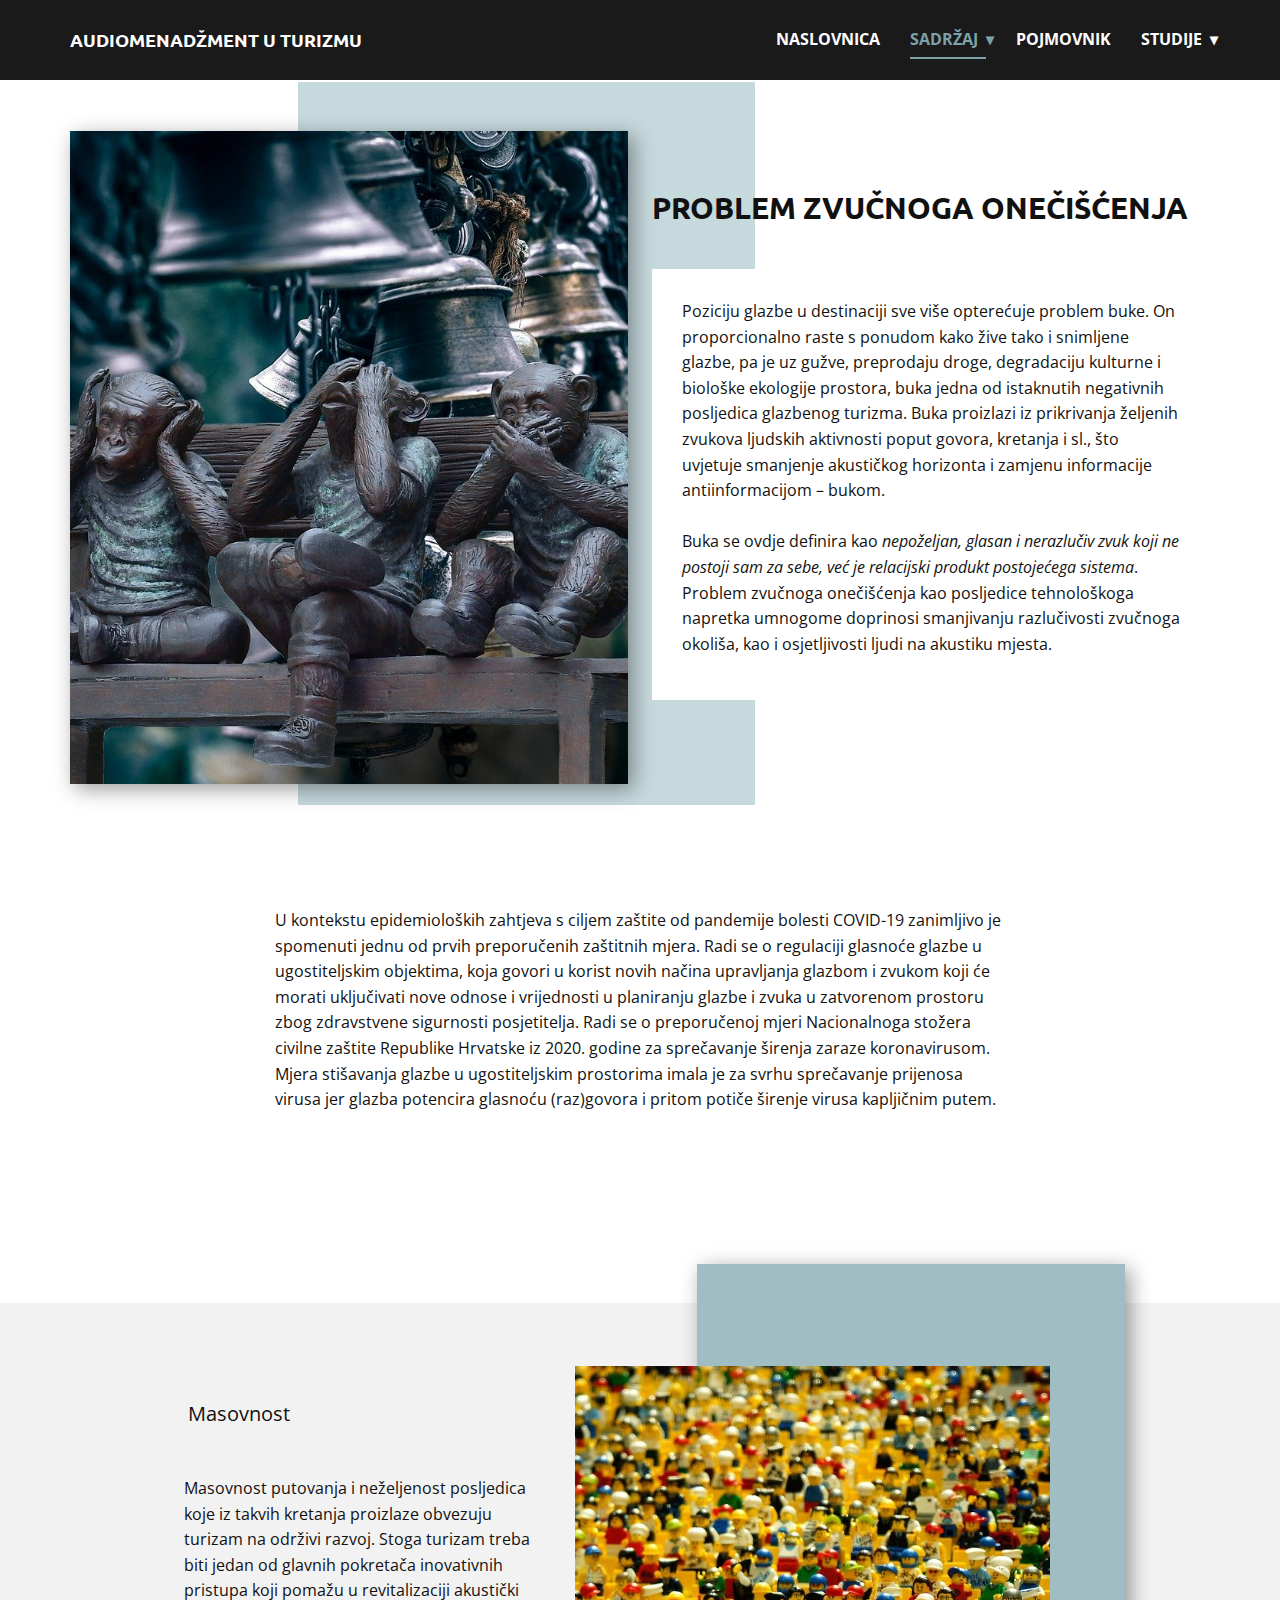
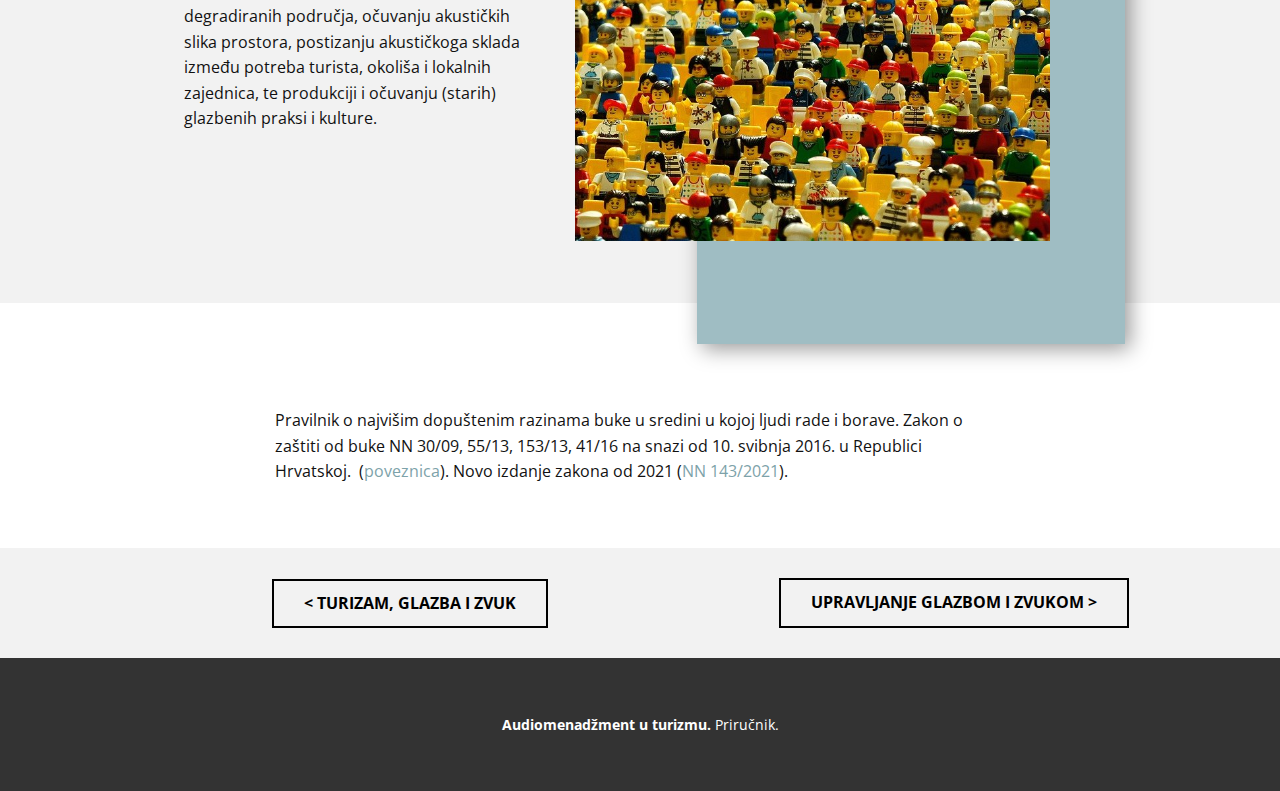
<file: Problem_zvucnoga_oneciscenja.html>
<!DOCTYPE html>
<html style="font-size: 16px;" lang="hr">
  <head>
    <meta name="viewport" content="width=device-width, initial-scale=1.0">
    <meta charset="utf-8">
    <meta name="keywords" content="​Problem zvučnoga onečišćenja">
    <meta name="description" content="">
    <meta name="page_type" content="np-template-header-footer-from-plugin">
    <title>Problem_zvucnoga_oneciscenja</title>
    <link rel="stylesheet" href="nicepage.css" media="screen">
<link rel="stylesheet" href="Problem_zvucnoga_oneciscenja.css" media="screen">
    <script class="u-script" type="text/javascript" src="jquery.js" defer=""></script>
    <script class="u-script" type="text/javascript" src="nicepage.js" defer=""></script>
    <meta name="generator" content="Nicepage 4.5.4, nicepage.com">
    <link id="u-theme-google-font" rel="stylesheet" href="https://fonts.googleapis.com/css?family=Roboto:100,100i,300,300i,400,400i,500,500i,700,700i,900,900i|Open+Sans:300,300i,400,400i,500,500i,600,600i,700,700i,800,800i">
    <link id="u-page-google-font" rel="stylesheet" href="https://fonts.googleapis.com/css?family=Ubuntu:300,300i,400,400i,500,500i,700,700i|Open+Sans:300,300i,400,400i,500,500i,600,600i,700,700i,800,800i|Ubuntu:300,300i,400,400i,500,500i,700,700i">
    
    
    
    
    
    
    
    <script type="application/ld+json">{
		"@context": "http://schema.org",
		"@type": "Organization",
		"name": "Audiomenadžment u turizmu"
}</script>
    <meta name="theme-color" content="#7da2a9">
    <meta property="og:title" content="Problem_zvucnoga_oneciscenja">
    <meta property="og:description" content="">
    <meta property="og:type" content="website">
  </head>
  <body class="u-body u-xl-mode"><header class="u-clearfix u-grey-90 u-header u-sticky u-sticky-2eb9 u-header" id="sec-9c25"><div class="u-clearfix u-sheet u-sheet-1">
        <nav class="u-dropdown-icon u-menu u-menu-dropdown u-offcanvas u-offcanvas-shift u-menu-1">
          <div class="menu-collapse" style="font-size: 1rem; letter-spacing: 0px; font-weight: 700; text-transform: uppercase;">
            <a class="u-border-2 u-border-white u-button-style u-custom-active-border-color u-custom-border u-custom-border-color u-custom-borders u-custom-hover-border-color u-custom-left-right-menu-spacing u-custom-padding-bottom u-custom-text-color u-custom-text-hover-color u-custom-top-bottom-menu-spacing u-file-icon u-gradient u-nav-link u-text-active-palette-1-base u-text-hover-palette-2-base u-text-white u-file-icon-1" href="#">
              <img src="images/18288591.png" alt="">
            </a>
          </div>
          <div class="u-custom-menu u-nav-container">
            <ul class="u-nav u-spacing-30 u-unstyled u-nav-1"><li class="u-nav-item"><a class="u-border-2 u-border-active-palette-1-base u-border-hover-palette-1-base u-border-no-left u-border-no-right u-border-no-top u-button-style u-nav-link u-text-active-palette-1-base u-text-hover-palette-1-light-2" href="Naslovnica.html" style="padding: 10px 0px;">Naslovnica</a>
</li><li class="u-nav-item"><a class="u-border-2 u-border-active-palette-1-base u-border-hover-palette-1-base u-border-no-left u-border-no-right u-border-no-top u-button-style u-nav-link u-text-active-palette-1-base u-text-hover-palette-1-light-2" style="padding: 10px 0px;">Sadržaj</a><div class="u-nav-popup"><ul class="u-h-spacing-20 u-nav u-unstyled u-v-spacing-10 u-nav-2"><li class="u-nav-item"><a class="u-button-style u-nav-link u-white" href="Uvod.html">Uvod</a>
</li><li class="u-nav-item"><a class="u-button-style u-nav-link u-white" href="Cilj_audiomenadzmenta.html">Cilj audiomenadžmenta</a>
</li><li class="u-nav-item"><a class="u-button-style u-nav-link u-white" href="Turizam_glazba_i_zvuk.html">Turizam, glazba i zvuk</a>
</li><li class="u-nav-item"><a class="u-button-style u-nav-link u-white" href="Problem_zvucnoga_oneciscenja.html">Problem zvučnoga onečišćenja</a>
</li><li class="u-nav-item"><a class="u-button-style u-nav-link u-white" href="Upravljanje_glazbom_i_zvukom.html">Upravljanje glazbom i zvukom</a>
</li><li class="u-nav-item"><a class="u-button-style u-nav-link u-white" href="Scenarij_razvoja.html">Scenarij razvoja</a>
</li><li class="u-nav-item"><a class="u-button-style u-nav-link u-white" href="Model_audiomenadzmenta.html">Model audiomenadžmenta</a>
</li><li class="u-nav-item"><a class="u-button-style u-nav-link u-white" href="Zakljucna_razmatranja.html">Zaključna razmatranja</a>
</li><li class="u-nav-item"><a class="u-button-style u-nav-link u-white" href="Literatura.html">Literatura</a>
</li></ul>
</div>
</li><li class="u-nav-item"><a class="u-border-2 u-border-active-palette-1-base u-border-hover-palette-1-base u-border-no-left u-border-no-right u-border-no-top u-button-style u-nav-link u-text-active-palette-1-base u-text-hover-palette-1-light-2" href="Pojmovnik.html" style="padding: 10px 0px;">Pojmovnik</a>
</li><li class="u-nav-item"><a class="u-border-2 u-border-active-palette-1-base u-border-hover-palette-1-base u-border-no-left u-border-no-right u-border-no-top u-button-style u-nav-link u-text-active-palette-1-base u-text-hover-palette-1-light-2" style="padding: 10px 0px;">Studije</a><div class="u-nav-popup"><ul class="u-h-spacing-20 u-nav u-unstyled u-v-spacing-10 u-nav-3"><li class="u-nav-item"><a class="u-button-style u-file-link u-nav-link u-white" href="files/UpravljanjeZvukomGlazbomHrvatskiTurizam_0.pdf" target="_blank">Istraživanje sadašnjeg stanja upravljanja zvukom i glazbom u hrvatskom turuzmu</a>
</li><li class="u-nav-item"><a class="u-button-style u-file-link u-nav-link u-white" href="files/Scenarijrazvoja-audiomenadment.pdf" target="_blank">Istraživanje budućeg stanja upravljanja zvukom i glazbom u hrvatskom turizmu</a>
</li></ul>
</div>
</li></ul>
          </div>
          <div class="u-custom-menu u-nav-container-collapse">
            <div class="u-black u-container-style u-inner-container-layout u-opacity u-opacity-95 u-sidenav">
              <div class="u-inner-container-layout u-sidenav-overflow">
                <div class="u-menu-close"></div>
                <ul class="u-align-center u-nav u-popupmenu-items u-unstyled u-nav-4"><li class="u-nav-item"><a class="u-button-style u-nav-link" href="Naslovnica.html" style="padding: 10px 0px;">Naslovnica</a>
</li><li class="u-nav-item"><a class="u-button-style u-nav-link" style="padding: 10px 0px;">Sadržaj</a><div class="u-nav-popup"><ul class="u-h-spacing-20 u-nav u-unstyled u-v-spacing-10 u-nav-5"><li class="u-nav-item"><a class="u-button-style u-nav-link" href="Uvod.html">Uvod</a>
</li><li class="u-nav-item"><a class="u-button-style u-nav-link" href="Cilj_audiomenadzmenta.html">Cilj audiomenadžmenta</a>
</li><li class="u-nav-item"><a class="u-button-style u-nav-link" href="Turizam_glazba_i_zvuk.html">Turizam, glazba i zvuk</a>
</li><li class="u-nav-item"><a class="u-button-style u-nav-link" href="Problem_zvucnoga_oneciscenja.html">Problem zvučnoga onečišćenja</a>
</li><li class="u-nav-item"><a class="u-button-style u-nav-link" href="Upravljanje_glazbom_i_zvukom.html">Upravljanje glazbom i zvukom</a>
</li><li class="u-nav-item"><a class="u-button-style u-nav-link" href="Scenarij_razvoja.html">Scenarij razvoja</a>
</li><li class="u-nav-item"><a class="u-button-style u-nav-link" href="Model_audiomenadzmenta.html">Model audiomenadžmenta</a>
</li><li class="u-nav-item"><a class="u-button-style u-nav-link" href="Zakljucna_razmatranja.html">Zaključna razmatranja</a>
</li><li class="u-nav-item"><a class="u-button-style u-nav-link" href="Literatura.html">Literatura</a>
</li></ul>
</div>
</li><li class="u-nav-item"><a class="u-button-style u-nav-link" href="Pojmovnik.html" style="padding: 10px 0px;">Pojmovnik</a>
</li><li class="u-nav-item"><a class="u-button-style u-nav-link" style="padding: 10px 0px;">Studije</a><div class="u-nav-popup"><ul class="u-h-spacing-20 u-nav u-unstyled u-v-spacing-10 u-nav-6"><li class="u-nav-item"><a class="u-button-style u-nav-link" href="files/UpravljanjeZvukomGlazbomHrvatskiTurizam_0.pdf" target="_blank">Istraživanje sadašnjeg stanja upravljanja zvukom i glazbom u hrvatskom turuzmu</a>
</li><li class="u-nav-item"><a class="u-button-style u-nav-link" href="files/Scenarijrazvoja-audiomenadment.pdf" target="_blank">Istraživanje budućeg stanja upravljanja zvukom i glazbom u hrvatskom turizmu</a>
</li></ul>
</div>
</li></ul>
              </div>
            </div>
            <div class="u-black u-menu-overlay u-opacity u-opacity-70"></div>
          </div>
        </nav>
        <h3 class="u-text u-text-default u-text-1">Audiomenadžment u turizmu</h3>
      </div><style class="u-sticky-style" data-style-id="2eb9">.u-sticky-fixed.u-sticky-2eb9, .u-body.u-sticky-fixed .u-sticky-2eb9 {
box-shadow: 0 -2px 8px 0 rgba(128,128,128,1) !important
}</style></header>
    <section class="u-clearfix u-section-1" id="sec-2b8d">
      <div class="u-clearfix u-sheet u-valign-middle-lg u-valign-middle-md u-valign-middle-sm u-valign-middle-xl u-valign-top-xs u-sheet-1">
        <div class="u-palette-1-light-2 u-shape u-shape-rectangle u-shape-1"></div>
        <div class="u-clearfix u-expanded-width-lg u-expanded-width-md u-expanded-width-sm u-expanded-width-xl u-gutter-24 u-layout-wrap u-layout-wrap-1">
          <div class="u-gutter-0 u-layout">
            <div class="u-layout-row">
              <div class="u-size-30">
                <div class="u-layout-col">
                  <div class="u-container-style u-image u-layout-cell u-size-60 u-image-1" data-image-width="1280" data-image-height="853">
                    <div class="u-container-layout u-container-layout-1"></div>
                  </div>
                </div>
              </div>
              <div class="u-size-30">
                <div class="u-layout-col">
                  <div class="u-align-left u-container-style u-layout-cell u-size-20 u-layout-cell-2">
                    <div class="u-container-layout u-valign-middle u-container-layout-2">
                      <h2 class="u-text u-text-1"> Problem zvučnoga onečišćenja </h2>
                    </div>
                  </div>
                  <div class="u-container-style u-layout-cell u-size-20 u-white u-layout-cell-3">
                    <div class="u-container-layout u-container-layout-3">
                      <p class="u-text u-text-2"> Poziciju glazbe u destinaciji sve više opterećuje problem
buke. On proporcionalno raste s ponudom kako žive tako i snimljene glazbe, pa je
uz gužve, preprodaju droge, degradaciju kulturne i biološke ekologije prostora,
buka jedna od istaknutih negativnih posljedica glazbenog turizma. Buka proizlazi iz prikrivanja željenih zvukova ljudskih aktivnosti poput govora,
kretanja i sl., što uvjetuje smanjenje akustičkog horizonta i zamjenu
informacije antiinformacijom – bukom. 
 
  
  &nbsp;&nbsp;<br>
                        <br>Buka se ovdje definira kao <i>nepoželjan,
  glasan i nerazlučiv zvuk koji ne postoji sam za sebe, već je relacijski
  produkt postojećega sistema</i>.&nbsp; &nbsp; &nbsp;<br>Problem zvučnoga onečišćenja kao posljedice tehnološkoga
napretka umnogome doprinosi smanjivanju razlučivosti zvučnoga okoliša, kao i
osjetljivosti ljudi na akustiku mjesta.&nbsp;
                      </p>
                    </div>
                  </div>
                  <div class="u-container-style u-layout-cell u-size-20 u-layout-cell-4">
                    <div class="u-container-layout u-container-layout-4"></div>
                  </div>
                </div>
              </div>
            </div>
          </div>
        </div>
      </div>
    </section>
    <section class="u-clearfix u-section-2" id="sec-bc5e">
      <div class="u-clearfix u-sheet u-sheet-1">
        <p class="u-align-left u-text u-text-1"> U kontekstu epidemioloških zahtjeva s ciljem zaštite od pandemije bolesti
COVID-19 zanimljivo je spomenuti jednu od prvih preporučenih zaštitnih mjera. Radi se o regulaciji glasnoće glazbe u ugostiteljskim objektima, koja
govori u korist novih načina upravljanja glazbom i zvukom koji će morati
uključivati nove odnose i vrijednosti u planiranju glazbe i zvuka u zatvorenom
prostoru zbog zdravstvene sigurnosti posjetitelja. Radi se o preporučenoj mjeri
Nacionalnoga stožera civilne zaštite Republike Hrvatske iz 2020. godine za
sprečavanje širenja zaraze koronavirusom. Mjera stišavanja glazbe u ugostiteljskim prostorima imala
je za svrhu sprečavanje prijenosa virusa jer glazba potencira glasnoću
(raz)govora i pritom potiče širenje virusa kapljičnim putem.&nbsp;&nbsp;<br>
        </p>
      </div>
    </section>
    <section class="u-align-center u-clearfix u-grey-5 u-section-3" id="sec-f9e8">
      <div class="u-clearfix u-sheet u-valign-middle-lg u-valign-middle-md u-valign-middle-sm u-valign-middle-xs u-sheet-1">
        <div class="u-clearfix u-expanded-width-lg u-expanded-width-md u-expanded-width-sm u-expanded-width-xs u-layout-wrap u-layout-wrap-1">
          <div class="u-layout">
            <div class="u-layout-row">
              <div class="u-align-left u-container-style u-layout-cell u-left-cell u-size-26 u-layout-cell-1">
                <div class="u-container-layout u-valign-middle-md u-valign-middle-sm u-valign-middle-xs u-container-layout-1">
                  <p class="u-large-text u-text u-text-variant u-text-1">Masovnost</p>
                  <p class="u-text u-text-2"> Masovnost putovanja i neželjenost posljedica
koje iz takvih kretanja proizlaze obvezuju turizam na održivi razvoj. Stoga turizam
treba biti jedan od glavnih pokretača inovativnih pristupa koji pomažu u
revitalizaciji akustički degradiranih područja, očuvanju akustičkih slika
prostora, postizanju akustičkoga sklada između potreba turista, okoliša i lokalnih
zajednica, te produkciji i očuvanju (starih) glazbenih praksi i kulture.</p>
                </div>
              </div>
              <div class="u-container-style u-layout-cell u-right-cell u-size-34 u-layout-cell-2">
                <div class="u-container-layout u-valign-middle-xs u-container-layout-2">
                  <div class="u-palette-1-light-1 u-shape u-shape-rectangle u-shape-1"></div>
                  <img class="u-image u-image-default u-image-1" data-image-width="1280" data-image-height="720" src="images/5c47f3751a80f21b25d060168c4304a99bd7fb5698e8a2958f91ca4b1644ce4d1a993c24c0dbf2c536d3c0ec29428d19258cee163d644b0c6c7465_1280.jpg">
                </div>
              </div>
            </div>
          </div>
        </div>
      </div>
    </section>
    <section class="u-clearfix u-section-4" id="carousel_186b">
      <div class="u-clearfix u-sheet u-sheet-1">
        <p class="u-align-left u-text u-text-1"> Pravilnik o najvišim dopuštenim razinama buke u sredini u kojoj ljudi rade i borave. Zakon o zaštiti od buke NN 30/09, 55/13, 153/13, 41/16 na snazi ​od 10. svibnja 2016.&nbsp;u Republici Hrvatskoj.&nbsp; (<a href="https://narodne-novine.nn.hr/clanci/sluzbeni/2004_10_145_2548.html" class="u-active-none u-border-none u-btn u-button-link u-button-style u-hover-none u-none u-text-palette-1-base u-btn-1" target="_blank">poveznica</a>). Novo izdanje zakona od 2021 (<a href="https://narodne-novine.nn.hr/clanci/sluzbeni/2021_12_143_2454.html" class="u-active-none u-border-none u-btn u-button-link u-button-style u-hover-none u-none u-text-palette-1-base u-btn-2" target="_blank">NN 143/2021</a>).<br>
        </p>
      </div>
    </section>
    <section class="u-clearfix u-grey-5 u-section-5" id="sec-54b4">
      <div class="u-clearfix u-sheet u-sheet-1">
        <a href="Upravljanje_glazbom_i_zvukom.html" data-page-id="18617734" class="u-border-2 u-border-black u-btn u-button-style u-hover-black u-none u-text-black u-text-hover-white u-btn-1">Upravljanje glazbom i zvukom &gt;</a>
        <a href="Turizam_glazba_i_zvuk.html" data-page-id="12625921" class="u-border-2 u-border-black u-btn u-button-style u-hover-black u-none u-text-black u-text-hover-white u-btn-2">&lt; Turizam, glazba i zvuk</a>
      </div>
    </section>
    
    
    
    <footer class="u-clearfix u-footer u-grey-80" id="sec-7b44"><div class="u-clearfix u-sheet u-sheet-1">
        <div class="u-align-center u-container-style u-group u-group-1">
          <div class="u-container-layout u-valign-middle u-container-layout-1">
            <p class="u-small-text u-text u-text-variant u-text-1">
              <span style="font-weight: 700;">Audiomenadžment u turizmu.</span>&nbsp;Priručnik.
            </p>
          </div>
        </div>
      </div></footer>
  </body>
</html>
</file>
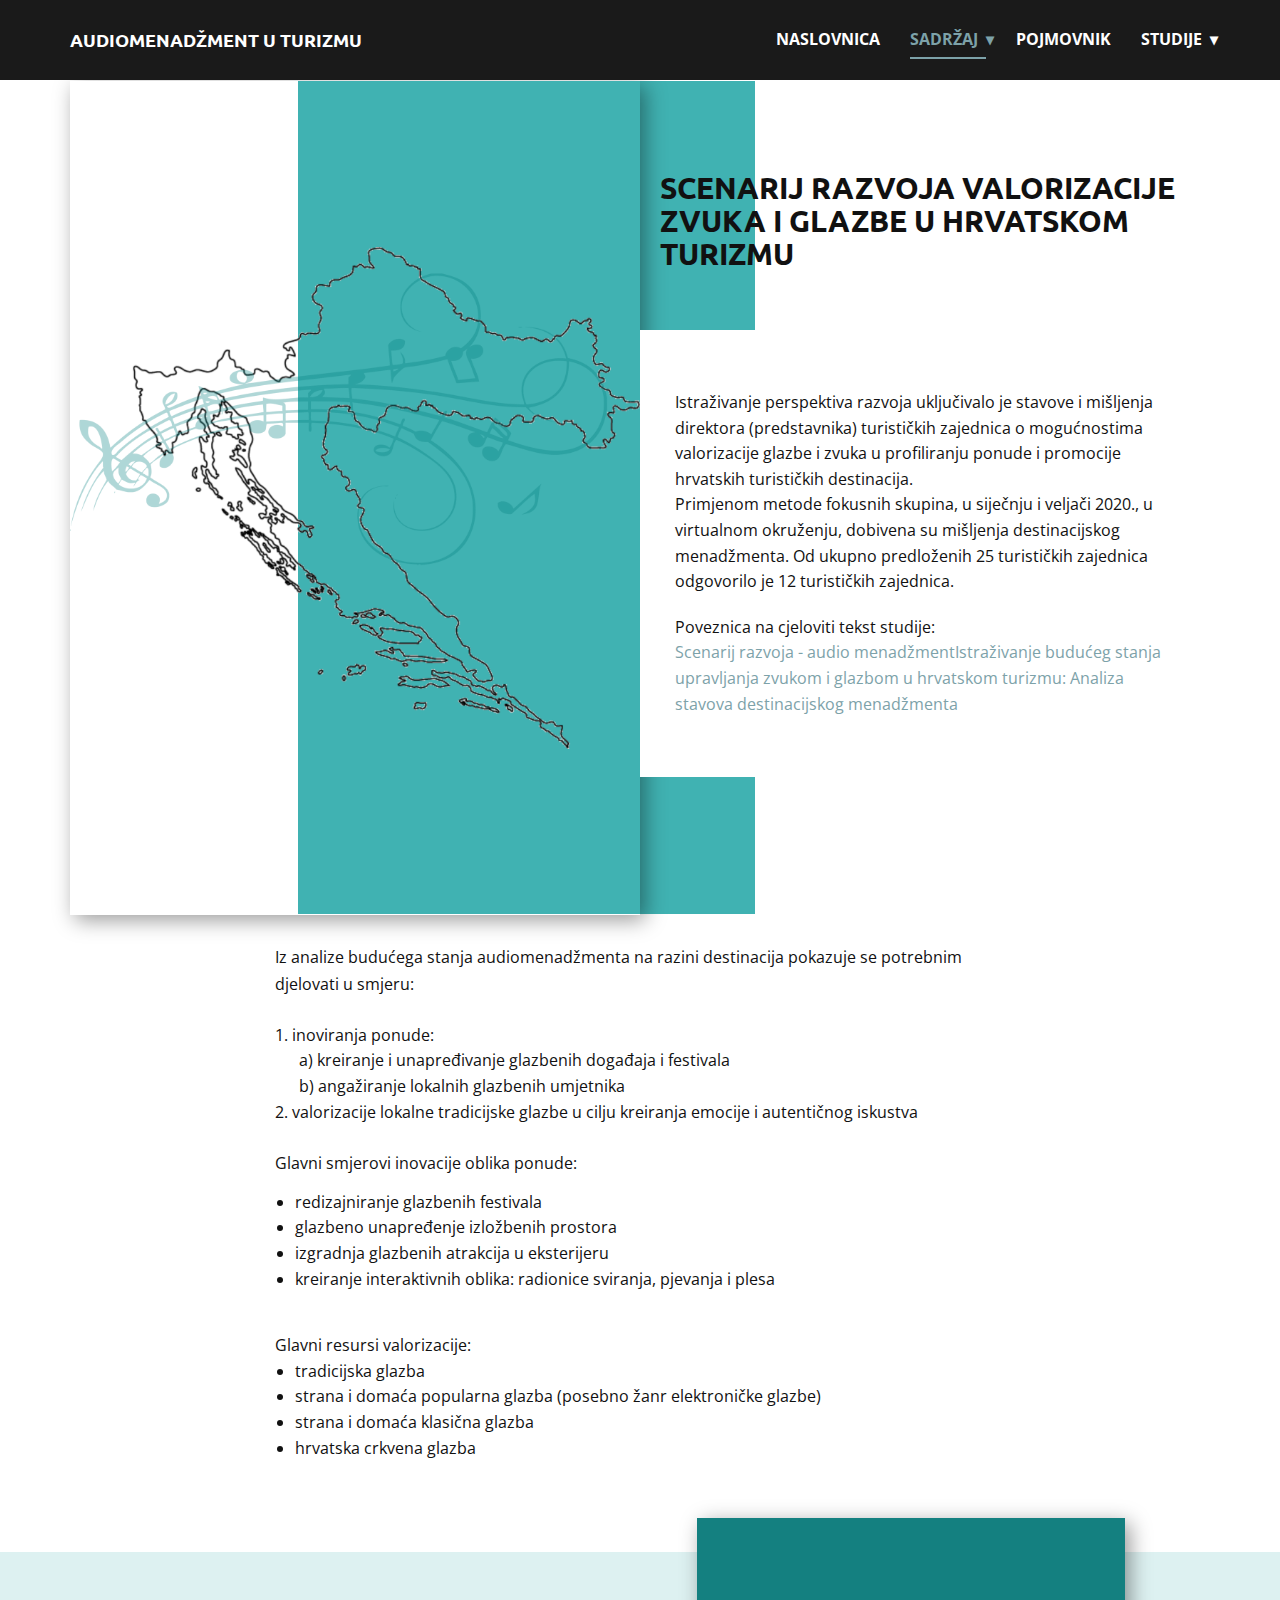
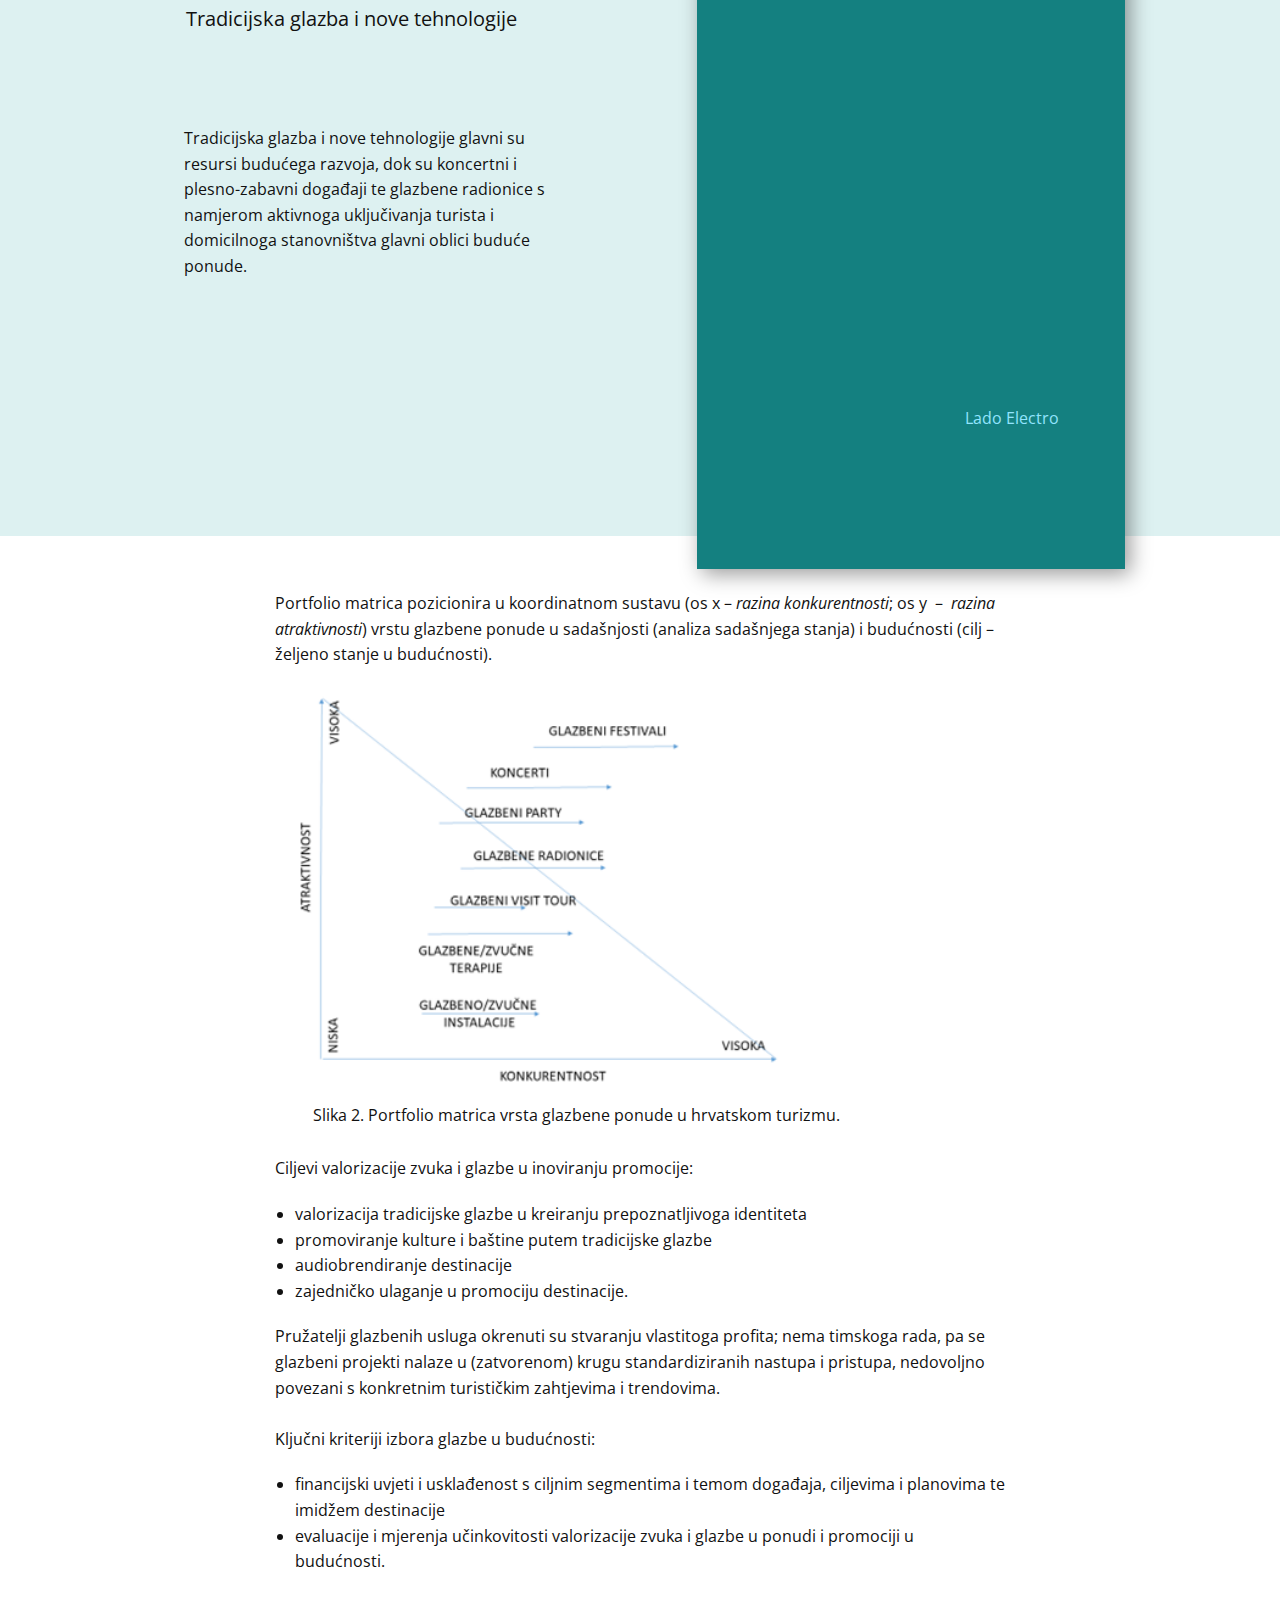
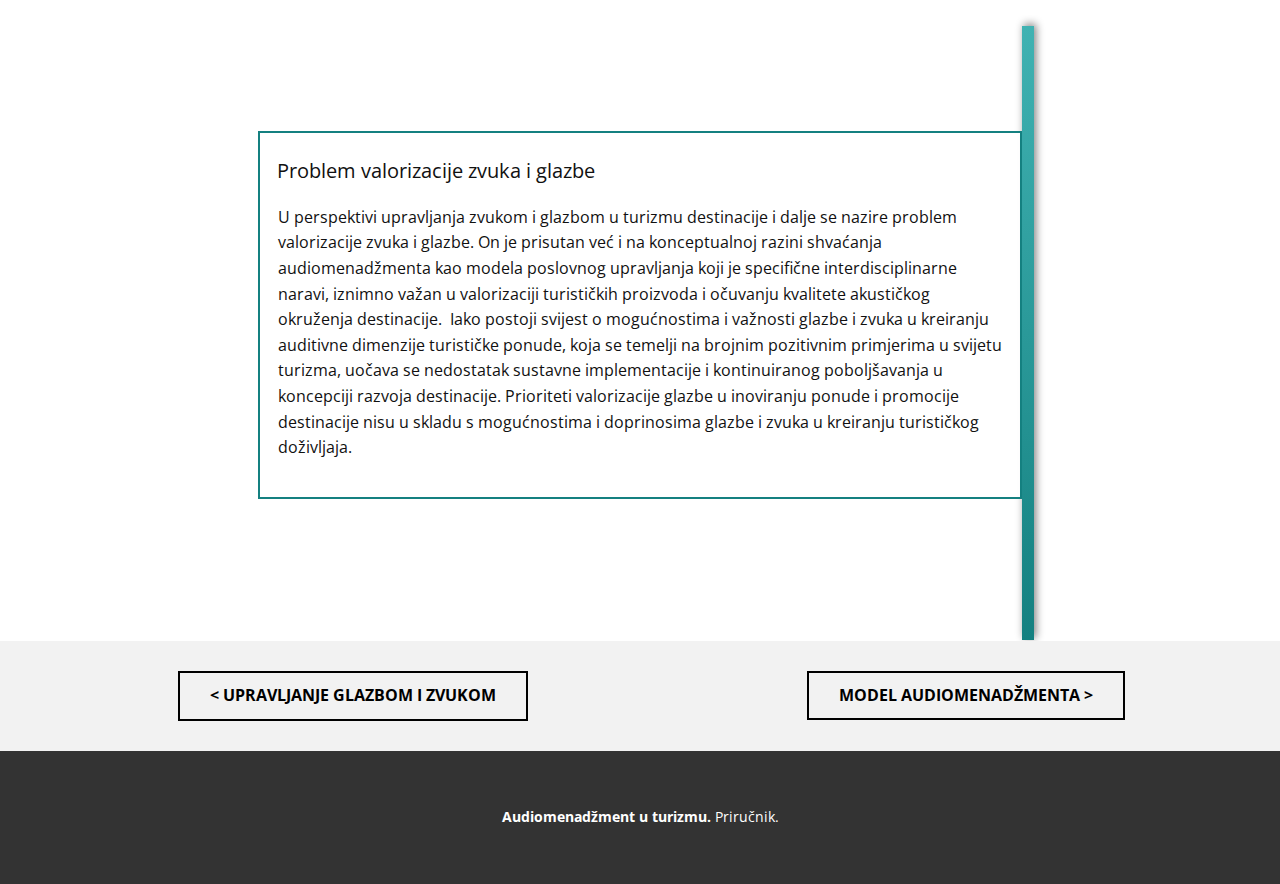
<file: Scenarij_razvoja.html>
<!DOCTYPE html>
<html style="font-size: 16px;" lang="hr">
  <head>
    <meta name="viewport" content="width=device-width, initial-scale=1.0">
    <meta charset="utf-8">
    <meta name="keywords" content="​Scenarij razvoja valorizacije zvuka i glazbe u hrvatskom turizmu">
    <meta name="description" content="">
    <meta name="page_type" content="np-template-header-footer-from-plugin">
    <title>Scenarij_razvoja</title>
    <link rel="stylesheet" href="nicepage.css" media="screen">
<link rel="stylesheet" href="Scenarij_razvoja.css" media="screen">
    <script class="u-script" type="text/javascript" src="jquery.js" defer=""></script>
    <script class="u-script" type="text/javascript" src="nicepage.js" defer=""></script>
    <meta name="generator" content="Nicepage 4.5.4, nicepage.com">
    <link id="u-theme-google-font" rel="stylesheet" href="https://fonts.googleapis.com/css?family=Roboto:100,100i,300,300i,400,400i,500,500i,700,700i,900,900i|Open+Sans:300,300i,400,400i,500,500i,600,600i,700,700i,800,800i">
    <link id="u-page-google-font" rel="stylesheet" href="https://fonts.googleapis.com/css?family=Ubuntu:300,300i,400,400i,500,500i,700,700i|Open+Sans:300,300i,400,400i,500,500i,600,600i,700,700i,800,800i|Ubuntu:300,300i,400,400i,500,500i,700,700i">
    
    
    
    
    
    
    
    
    <script type="application/ld+json">{
		"@context": "http://schema.org",
		"@type": "Organization",
		"name": "Audiomenadžment u turizmu"
}</script>
    <meta name="theme-color" content="#7da2a9">
    <meta property="og:title" content="Scenarij_razvoja">
    <meta property="og:description" content="">
    <meta property="og:type" content="website">
  </head>
  <body class="u-body u-xl-mode"><header class="u-clearfix u-grey-90 u-header u-sticky u-sticky-2eb9 u-header" id="sec-9c25"><div class="u-clearfix u-sheet u-sheet-1">
        <nav class="u-dropdown-icon u-menu u-menu-dropdown u-offcanvas u-offcanvas-shift u-menu-1">
          <div class="menu-collapse" style="font-size: 1rem; letter-spacing: 0px; font-weight: 700; text-transform: uppercase;">
            <a class="u-border-2 u-border-white u-button-style u-custom-active-border-color u-custom-border u-custom-border-color u-custom-borders u-custom-hover-border-color u-custom-left-right-menu-spacing u-custom-padding-bottom u-custom-text-color u-custom-text-hover-color u-custom-top-bottom-menu-spacing u-file-icon u-gradient u-nav-link u-text-active-palette-1-base u-text-hover-palette-2-base u-text-white u-file-icon-1" href="#">
              <img src="images/18288591.png" alt="">
            </a>
          </div>
          <div class="u-custom-menu u-nav-container">
            <ul class="u-nav u-spacing-30 u-unstyled u-nav-1"><li class="u-nav-item"><a class="u-border-2 u-border-active-palette-1-base u-border-hover-palette-1-base u-border-no-left u-border-no-right u-border-no-top u-button-style u-nav-link u-text-active-palette-1-base u-text-hover-palette-1-light-2" href="Naslovnica.html" style="padding: 10px 0px;">Naslovnica</a>
</li><li class="u-nav-item"><a class="u-border-2 u-border-active-palette-1-base u-border-hover-palette-1-base u-border-no-left u-border-no-right u-border-no-top u-button-style u-nav-link u-text-active-palette-1-base u-text-hover-palette-1-light-2" style="padding: 10px 0px;">Sadržaj</a><div class="u-nav-popup"><ul class="u-h-spacing-20 u-nav u-unstyled u-v-spacing-10 u-nav-2"><li class="u-nav-item"><a class="u-button-style u-nav-link u-white" href="Uvod.html">Uvod</a>
</li><li class="u-nav-item"><a class="u-button-style u-nav-link u-white" href="Cilj_audiomenadzmenta.html">Cilj audiomenadžmenta</a>
</li><li class="u-nav-item"><a class="u-button-style u-nav-link u-white" href="Turizam_glazba_i_zvuk.html">Turizam, glazba i zvuk</a>
</li><li class="u-nav-item"><a class="u-button-style u-nav-link u-white" href="Problem_zvucnoga_oneciscenja.html">Problem zvučnoga onečišćenja</a>
</li><li class="u-nav-item"><a class="u-button-style u-nav-link u-white" href="Upravljanje_glazbom_i_zvukom.html">Upravljanje glazbom i zvukom</a>
</li><li class="u-nav-item"><a class="u-button-style u-nav-link u-white" href="Scenarij_razvoja.html">Scenarij razvoja</a>
</li><li class="u-nav-item"><a class="u-button-style u-nav-link u-white" href="Model_audiomenadzmenta.html">Model audiomenadžmenta</a>
</li><li class="u-nav-item"><a class="u-button-style u-nav-link u-white" href="Zakljucna_razmatranja.html">Zaključna razmatranja</a>
</li><li class="u-nav-item"><a class="u-button-style u-nav-link u-white" href="Literatura.html">Literatura</a>
</li></ul>
</div>
</li><li class="u-nav-item"><a class="u-border-2 u-border-active-palette-1-base u-border-hover-palette-1-base u-border-no-left u-border-no-right u-border-no-top u-button-style u-nav-link u-text-active-palette-1-base u-text-hover-palette-1-light-2" href="Pojmovnik.html" style="padding: 10px 0px;">Pojmovnik</a>
</li><li class="u-nav-item"><a class="u-border-2 u-border-active-palette-1-base u-border-hover-palette-1-base u-border-no-left u-border-no-right u-border-no-top u-button-style u-nav-link u-text-active-palette-1-base u-text-hover-palette-1-light-2" style="padding: 10px 0px;">Studije</a><div class="u-nav-popup"><ul class="u-h-spacing-20 u-nav u-unstyled u-v-spacing-10 u-nav-3"><li class="u-nav-item"><a class="u-button-style u-file-link u-nav-link u-white" href="files/UpravljanjeZvukomGlazbomHrvatskiTurizam_0.pdf" target="_blank">Istraživanje sadašnjeg stanja upravljanja zvukom i glazbom u hrvatskom turuzmu</a>
</li><li class="u-nav-item"><a class="u-button-style u-file-link u-nav-link u-white" href="files/Scenarijrazvoja-audiomenadment.pdf" target="_blank">Istraživanje budućeg stanja upravljanja zvukom i glazbom u hrvatskom turizmu</a>
</li></ul>
</div>
</li></ul>
          </div>
          <div class="u-custom-menu u-nav-container-collapse">
            <div class="u-black u-container-style u-inner-container-layout u-opacity u-opacity-95 u-sidenav">
              <div class="u-inner-container-layout u-sidenav-overflow">
                <div class="u-menu-close"></div>
                <ul class="u-align-center u-nav u-popupmenu-items u-unstyled u-nav-4"><li class="u-nav-item"><a class="u-button-style u-nav-link" href="Naslovnica.html" style="padding: 10px 0px;">Naslovnica</a>
</li><li class="u-nav-item"><a class="u-button-style u-nav-link" style="padding: 10px 0px;">Sadržaj</a><div class="u-nav-popup"><ul class="u-h-spacing-20 u-nav u-unstyled u-v-spacing-10 u-nav-5"><li class="u-nav-item"><a class="u-button-style u-nav-link" href="Uvod.html">Uvod</a>
</li><li class="u-nav-item"><a class="u-button-style u-nav-link" href="Cilj_audiomenadzmenta.html">Cilj audiomenadžmenta</a>
</li><li class="u-nav-item"><a class="u-button-style u-nav-link" href="Turizam_glazba_i_zvuk.html">Turizam, glazba i zvuk</a>
</li><li class="u-nav-item"><a class="u-button-style u-nav-link" href="Problem_zvucnoga_oneciscenja.html">Problem zvučnoga onečišćenja</a>
</li><li class="u-nav-item"><a class="u-button-style u-nav-link" href="Upravljanje_glazbom_i_zvukom.html">Upravljanje glazbom i zvukom</a>
</li><li class="u-nav-item"><a class="u-button-style u-nav-link" href="Scenarij_razvoja.html">Scenarij razvoja</a>
</li><li class="u-nav-item"><a class="u-button-style u-nav-link" href="Model_audiomenadzmenta.html">Model audiomenadžmenta</a>
</li><li class="u-nav-item"><a class="u-button-style u-nav-link" href="Zakljucna_razmatranja.html">Zaključna razmatranja</a>
</li><li class="u-nav-item"><a class="u-button-style u-nav-link" href="Literatura.html">Literatura</a>
</li></ul>
</div>
</li><li class="u-nav-item"><a class="u-button-style u-nav-link" href="Pojmovnik.html" style="padding: 10px 0px;">Pojmovnik</a>
</li><li class="u-nav-item"><a class="u-button-style u-nav-link" style="padding: 10px 0px;">Studije</a><div class="u-nav-popup"><ul class="u-h-spacing-20 u-nav u-unstyled u-v-spacing-10 u-nav-6"><li class="u-nav-item"><a class="u-button-style u-nav-link" href="files/UpravljanjeZvukomGlazbomHrvatskiTurizam_0.pdf" target="_blank">Istraživanje sadašnjeg stanja upravljanja zvukom i glazbom u hrvatskom turuzmu</a>
</li><li class="u-nav-item"><a class="u-button-style u-nav-link" href="files/Scenarijrazvoja-audiomenadment.pdf" target="_blank">Istraživanje budućeg stanja upravljanja zvukom i glazbom u hrvatskom turizmu</a>
</li></ul>
</div>
</li></ul>
              </div>
            </div>
            <div class="u-black u-menu-overlay u-opacity u-opacity-70"></div>
          </div>
        </nav>
        <h3 class="u-text u-text-default u-text-1">Audiomenadžment u turizmu</h3>
      </div><style class="u-sticky-style" data-style-id="2eb9">.u-sticky-fixed.u-sticky-2eb9, .u-body.u-sticky-fixed .u-sticky-2eb9 {
box-shadow: 0 -2px 8px 0 rgba(128,128,128,1) !important
}</style></header>
    <section class="u-clearfix u-section-1" id="sec-f301">
      <div class="u-clearfix u-sheet u-valign-bottom-md u-valign-middle-xl u-sheet-1">
        <div class="u-custom-color-2 u-shape u-shape-rectangle u-shape-1"></div>
        <div class="u-clearfix u-expanded-width u-gutter-0 u-layout-wrap u-layout-wrap-1">
          <div class="u-gutter-0 u-layout">
            <div class="u-layout-row">
              <div class="u-size-30">
                <div class="u-layout-col">
                  <div class="u-container-style u-image u-image-contain u-layout-cell u-size-60 u-image-1" data-image-width="2334" data-image-height="2057">
                    <div class="u-container-layout u-valign-middle u-container-layout-1"></div>
                  </div>
                </div>
              </div>
              <div class="u-size-30">
                <div class="u-layout-col">
                  <div class="u-align-left u-container-style u-layout-cell u-size-20 u-layout-cell-2">
                    <div class="u-container-layout u-valign-bottom-xs u-valign-middle-xl u-container-layout-2">
                      <h2 class="u-align-left-lg u-align-left-md u-align-left-sm u-align-left-xs u-custom-font u-text u-text-1"> SCENARIJ RAZVOJA VALORIZACIJE ZVUKA I GLAZBE U HRVATSKOM TURIZMU</h2>
                    </div>
                  </div>
                  <div class="u-container-style u-layout-cell u-size-20 u-white u-layout-cell-3">
                    <div class="u-container-layout u-valign-middle-xl u-container-layout-3">
                      <p class="u-text u-text-2"> Istraživanje perspektiva razvoja uključivalo je
stavove i mišljenja direktora (predstavnika) turističkih zajednica o
mogućnostima valorizacije glazbe i zvuka u profiliranju ponude i promocije
hrvatskih turističkih destinacija.&nbsp;<br>Primjenom metode fokusnih skupina,
u siječnju i veljači 2020., u virtualnom okruženju, dobivena su mišljenja
destinacijskog menadžmenta. Od
ukupno predloženih 25 turističkih zajednica odgovorilo je 12 turističkih
zajednica.
                      </p>
                      <p class="u-text u-text-3"> Poveznica na cjeloviti tekst studije:<br><i>
                          <a href="files/Scenarijrazvoja-audiomenadment.pdf" target="_blank" class="u-border-1 u-border-active-palette-2-base u-border-hover-palette-1-base u-btn u-button-link u-button-style u-file-link u-none u-text-palette-1-base u-btn-1"> Scenarij razvoja - audio menadžmentIstraživanje budućeg stanja 
upravljanja zvukom i glazbom u 
hrvatskom turizmu:
Analiza stavova destinacijskog 
menadžmenta</a></i>
                      </p>
                    </div>
                  </div>
                  <div class="u-container-style u-hidden-md u-hidden-sm u-hidden-xs u-layout-cell u-size-20 u-layout-cell-4">
                    <div class="u-container-layout u-container-layout-4"></div>
                  </div>
                </div>
              </div>
            </div>
          </div>
        </div>
      </div>
    </section>
    <section class="u-clearfix u-section-2" id="sec-5bf7">
      <div class="u-clearfix u-sheet u-sheet-1">
        <p class="u-text u-text-1"><span class="u-icon"></span> Iz analize budućega stanja audiomenadžmenta
na razini destinacija pokazuje se potrebnim djelovati u smjeru:&nbsp;<br>
          <br>1.<span style="font-weight: 400;">&nbsp;<span style="font-weight: 400;">inoviranja ponude:&nbsp;</span>
            <br>&nbsp; &nbsp; &nbsp; a) kreiranje i unapređivanje
glazbenih događaja i festivala<br>&nbsp; &nbsp; &nbsp; b) angažiranje lokalnih glazbenih umjetnika&nbsp;<br>2.&nbsp;<span style="font-weight: 400;">valorizacije lokalne tradicijske glazbe</span>
          </span>u
cilju kreiranja emocije i autentičnog iskustva
        </p>
        <p class="u-align-left u-text u-text-2">Glavni smjerovi inovacije oblika ponude: <!--[if !supportLists]-->&nbsp;<br>
        </p>
        <ul class="u-align-justify u-text u-text-3">
          <li> redizajniranje glazbenih festivala</li>
          <li>glazbeno unapređenje izložbenih prostora</li>
          <li>izgradnja glazbenih atrakcija u eksterijeru</li>
          <li>kreiranje
interaktivnih oblika: radionice sviranja, pjevanja i plesa</li>
        </ul>
        <p class="u-align-justify u-text u-text-4"> Glavni resursi valorizacije:</p>
        <ul class="u-align-justify u-text u-text-5">
          <li>tradicijska glazba</li>
          <li> strana i domaća popularna glazba (posebno žanr
elektroničke glazbe)</li>
          <li> strana i domaća klasična glazba</li>
          <li> hrvatska crkvena glazba</li>
        </ul>
      </div>
    </section>
    <section class="skrollable u-align-center u-clearfix u-custom-color-4 u-section-3" id="carousel_9526">
      <div class="u-clearfix u-sheet u-sheet-1">
        <div class="u-clearfix u-expanded-width-md u-expanded-width-sm u-expanded-width-xs u-layout-wrap u-layout-wrap-1">
          <div class="u-layout">
            <div class="u-layout-row">
              <div class="u-align-left u-container-style u-layout-cell u-left-cell u-size-26 u-layout-cell-1">
                <div class="u-container-layout u-container-layout-1">
                  <p class="u-large-text u-text u-text-body-color u-text-variant u-text-1"> Tradicijska glazba&nbsp;i nove tehnologije </p>
                  <p class="u-text u-text-body-color u-text-2">Tradicijska
glazba i nove tehnologije glavni su resursi budućega razvoja, dok su koncertni
i plesno-zabavni događaji te glazbene radionice s namjerom aktivnoga
uključivanja turista i domicilnoga stanovništva glavni oblici buduće ponude.&nbsp;</p>
                </div>
              </div>
              <div class="u-align-right u-container-style u-layout-cell u-right-cell u-size-34 u-layout-cell-2">
                <div class="u-container-layout u-container-layout-2">
                  <div class="u-custom-color-3 u-shape u-shape-rectangle u-shape-1"></div>
                  <div class="u-clearfix u-custom-html u-custom-html-1">
                    <iframe width="100%" height="350" src="https://www.youtube.com/embed/Gmv7KNmNypE" title="YouTube video player" frameborder="0" allow="accelerometer; autoplay; clipboard-write; encrypted-media; gyroscope; picture-in-picture" allowfullscreen=""></iframe>
                  </div>
                  <p class="u-text u-text-palette-4-base u-text-3">Lado Electro</p>
                </div>
              </div>
            </div>
          </div>
        </div>
      </div>
    </section>
    <section class="u-clearfix u-section-4" id="carousel_52cb">
      <div class="u-clearfix u-sheet u-sheet-1">
        <p class="u-align-left u-text u-text-1"> Portfolio
matrica pozicionira u koordinatnom sustavu (os x –&nbsp;<i>razina
konkurentnosti</i>; os y&nbsp; –&nbsp;&nbsp;<i>razina
atraktivnosti</i>) vrstu glazbene ponude u sadašnjosti (analiza sadašnjega
stanja) i budućnosti (cilj – željeno stanje u budućnosti).&nbsp;&nbsp;&nbsp;<br>
        </p>
        <img class="u-image u-image-default u-image-1" src="images/Slika101.png" alt="" data-image-width="627" data-image-height="353">
        <p class="u-align-left u-text u-text-2"> Slika 2. ​​
Portfolio matrica vrsta glazbene ponude u hrvatskom
turizmu. </p>
        <p class="u-align-left u-text u-text-3"> Ciljevi valorizacije zvuka i glazbe u
inoviranju promocije:</p>
        <ul class="u-align-left u-text u-text-4">
          <li> valorizacija tradicijske glazbe u kreiranju
prepoznatljivoga identiteta</li>
          <li><!--[endif]-->promoviranje kulture i baštine putem tradicijske glazbe&nbsp;</li>
          <li><!--[endif]-->audiobrendiranje destinacije</li>
          <li><!--[endif]-->zajedničko ulaganje u promociju destinacije.</li>
        </ul>
        <p class="u-align-left u-text u-text-5">Pružatelji glazbenih usluga okrenuti su stvaranju vlastitoga profita;
  nema timskoga rada, pa se glazbeni projekti nalaze u (zatvorenom) krugu standardiziranih
  nastupa i pristupa, nedovoljno povezani s konkretnim turističkim zahtjevima i
  trendovima.&nbsp;<br>&nbsp; &nbsp; &nbsp; &nbsp; <br>Ključni kriteriji izbora glazbe u budućnosti:
        </p>
        <ul class="u-align-left u-text u-text-6">
          <li> financijski uvjeti i usklađenost s ciljnim segmentima i
temom događaja, ciljevima i planovima te imidžem destinacije</li>
          <li><!--[endif]-->evaluacije i mjerenja učinkovitosti valorizacije zvuka i
glazbe u ponudi i promociji u budućnosti.</li>
        </ul>
      </div>
    </section>
    <section class="skrollable u-align-center u-clearfix u-image u-parallax u-shading u-section-5" id="sec-ba68" data-image-width="1280" data-image-height="854">
      <div class="u-clearfix u-sheet u-valign-bottom-md u-valign-bottom-sm u-valign-middle-lg u-valign-middle-xl u-valign-middle-xs u-sheet-1">
        <div class="u-clearfix u-expanded-width-md u-expanded-width-sm u-expanded-width-xs u-layout-wrap u-layout-wrap-1">
          <div class="u-layout">
            <div class="u-layout-row">
              <div class="u-align-left u-container-style u-layout-cell u-left-cell u-size-60 u-layout-cell-1">
                <div class="u-container-layout u-valign-middle-xs u-container-layout-1">
                  <div class="u-expanded-height u-gradient u-shape u-shape-rectangle u-shape-1"></div>
                  <div class="u-border-2 u-border-custom-color-3 u-container-style u-expanded-width-md u-expanded-width-sm u-group u-opacity u-opacity-65 u-shape-rectangle u-white u-group-1">
                    <div class="u-container-layout u-container-layout-2">
                      <p class="u-align-center-xs u-large-text u-text u-text-body-color u-text-variant u-text-1"> Problem valorizacije zvuka i glazb​e </p>
                      <p class="u-text u-text-body-color u-text-2"> U perspektivi upravljanja zvukom i glazbom u turizmu
destinacije i dalje se nazire problem valorizacije zvuka i glazbe. On je
prisutan već i na konceptualnoj razini shvaćanja audiomenadžmenta kao modela poslovnog
upravljanja koji je specifične interdisciplinarne naravi, iznimno važan u
valorizaciji turističkih proizvoda i očuvanju kvalitete akustičkog okruženja
destinacije.
&nbsp;Iako postoji svijest
o mogućnostima i važnosti glazbe i zvuka u kreiranju auditivne dimenzije
turističke ponude, koja se temelji na brojnim pozitivnim primjerima u svijetu
turizma, uočava se nedostatak sustavne implementacije i kontinuiranog
poboljšavanja u koncepciji razvoja destinacije. Prioriteti valorizacije
glazbe u inoviranju ponude i promocije destinacije nisu u skladu s mogućnostima i
doprinosima glazbe i zvuka u kreiranju turističkog doživljaja.&nbsp; </p>
                    </div>
                  </div>
                </div>
              </div>
            </div>
          </div>
        </div>
      </div>
    </section>
    <section class="u-clearfix u-grey-5 u-section-6" id="sec-8420">
      <div class="u-clearfix u-sheet u-sheet-1">
        <a href="Model_audiomenadzmenta.html" data-page-id="5906785" class="u-border-2 u-border-black u-btn u-button-style u-hover-black u-none u-text-black u-text-hover-white u-btn-1">Model audiomenadžmenta &gt;</a>
        <a href="Upravljanje_glazbom_i_zvukom.html" data-page-id="18617734" class="u-border-2 u-border-black u-btn u-button-style u-hover-black u-none u-text-black u-text-hover-white u-btn-2">&lt; Upravljanje glazbom i zvukom</a>
      </div>
    </section>
    
    
    
    <footer class="u-clearfix u-footer u-grey-80" id="sec-7b44"><div class="u-clearfix u-sheet u-sheet-1">
        <div class="u-align-center u-container-style u-group u-group-1">
          <div class="u-container-layout u-valign-middle u-container-layout-1">
            <p class="u-small-text u-text u-text-variant u-text-1">
              <span style="font-weight: 700;">Audiomenadžment u turizmu.</span>&nbsp;Priručnik.
            </p>
          </div>
        </div>
      </div></footer>
  </body>
</html>
</file>
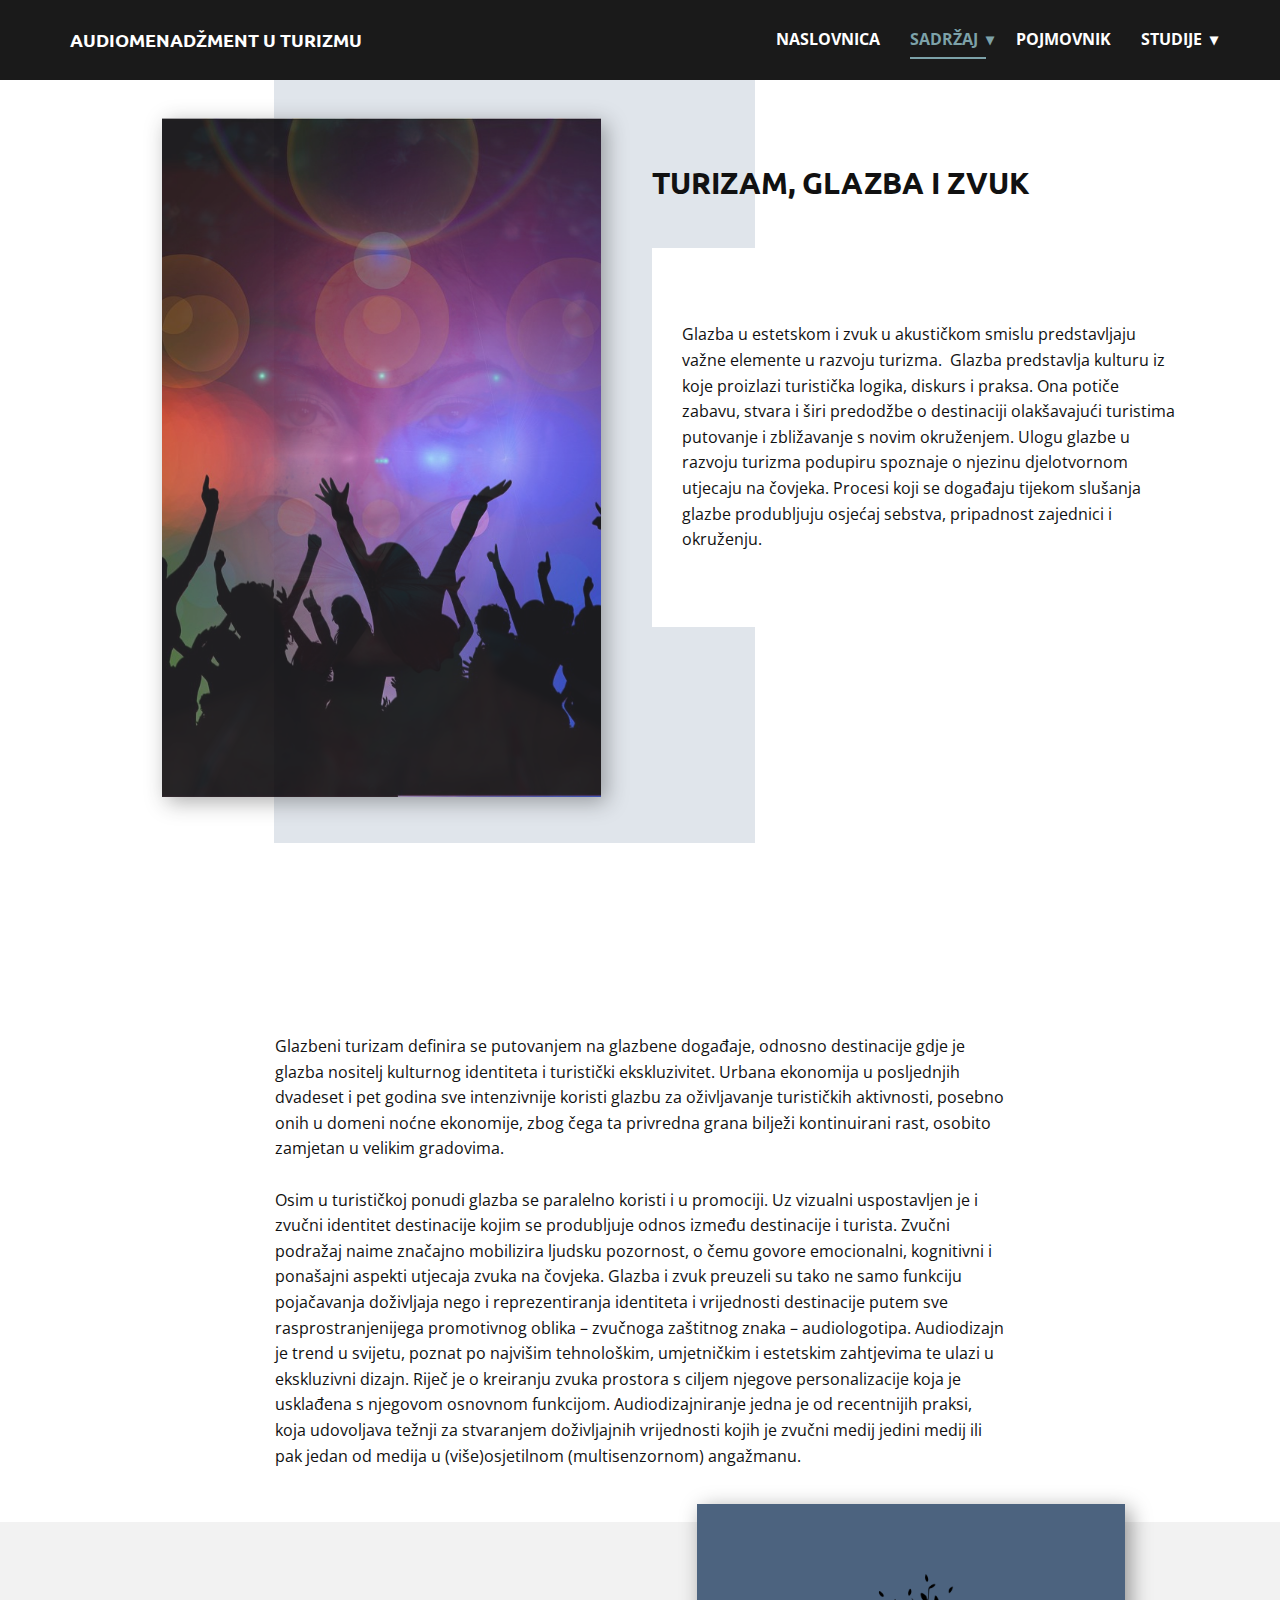
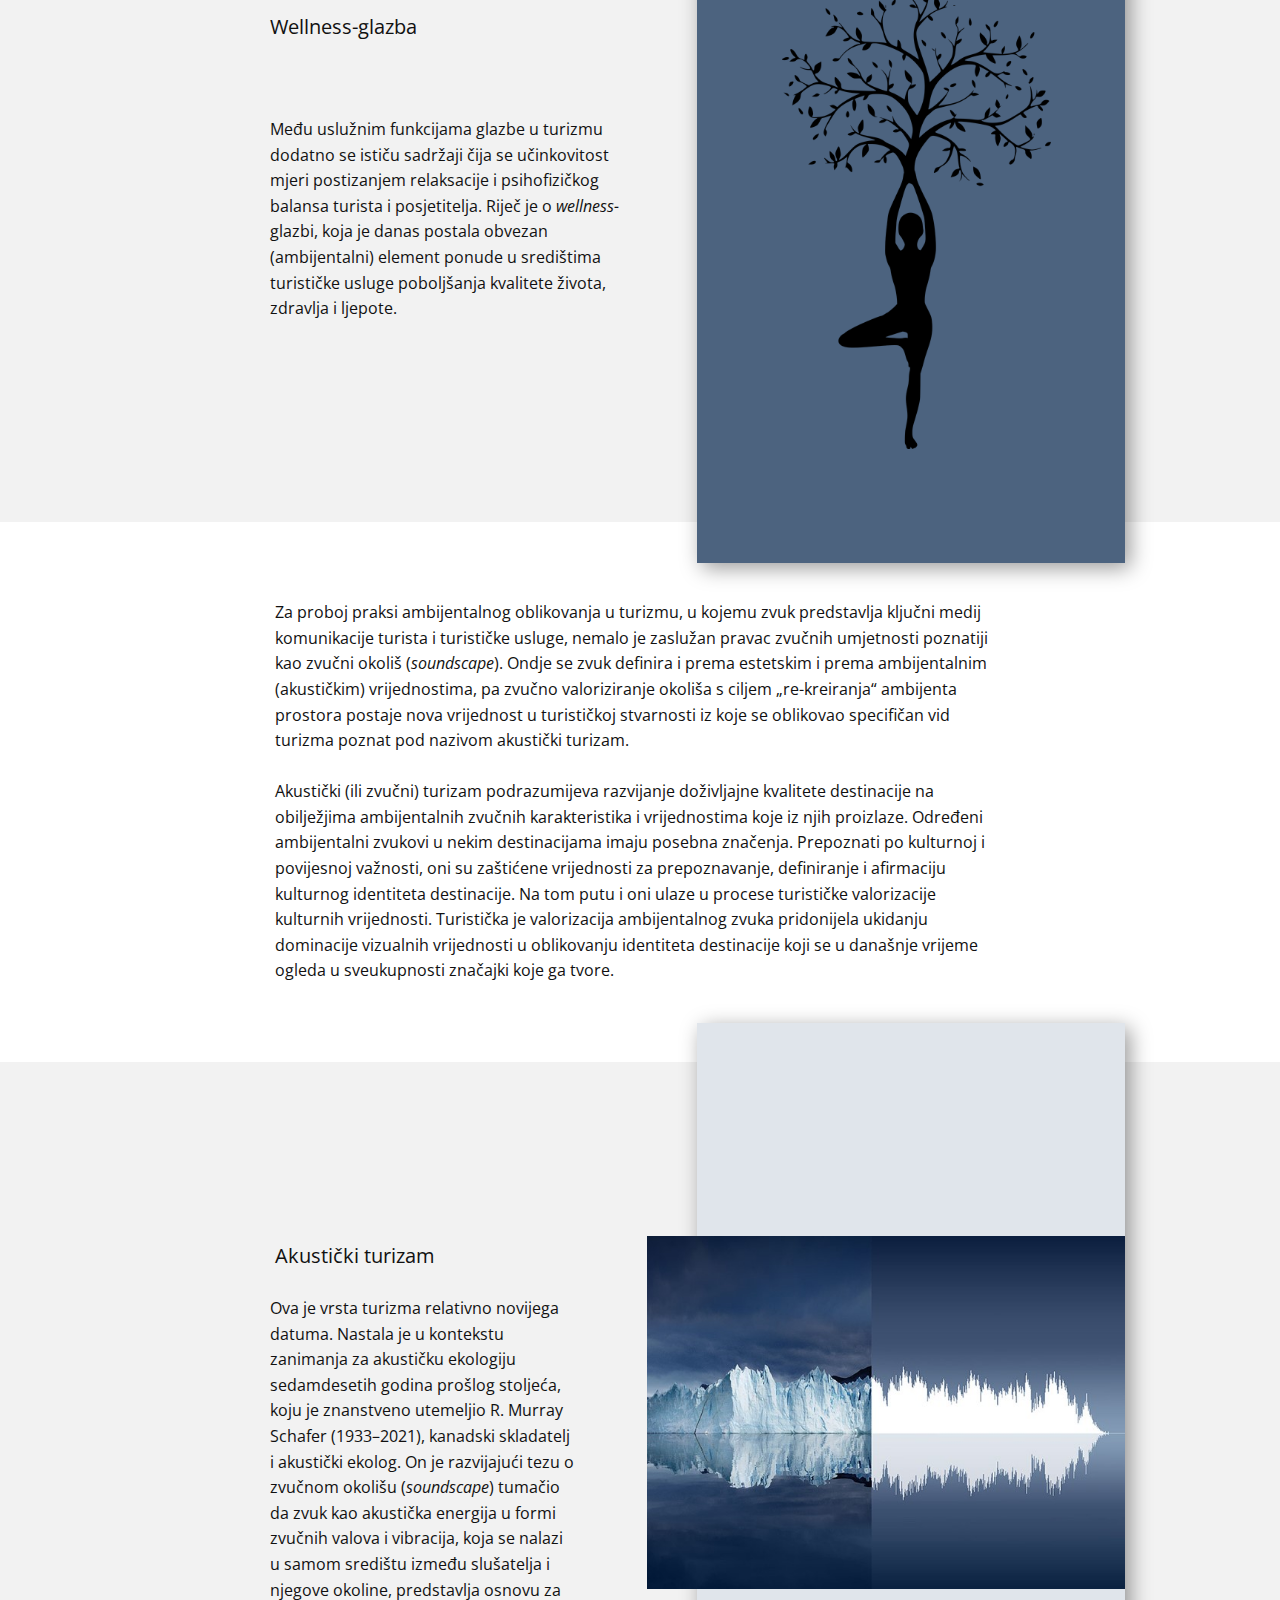
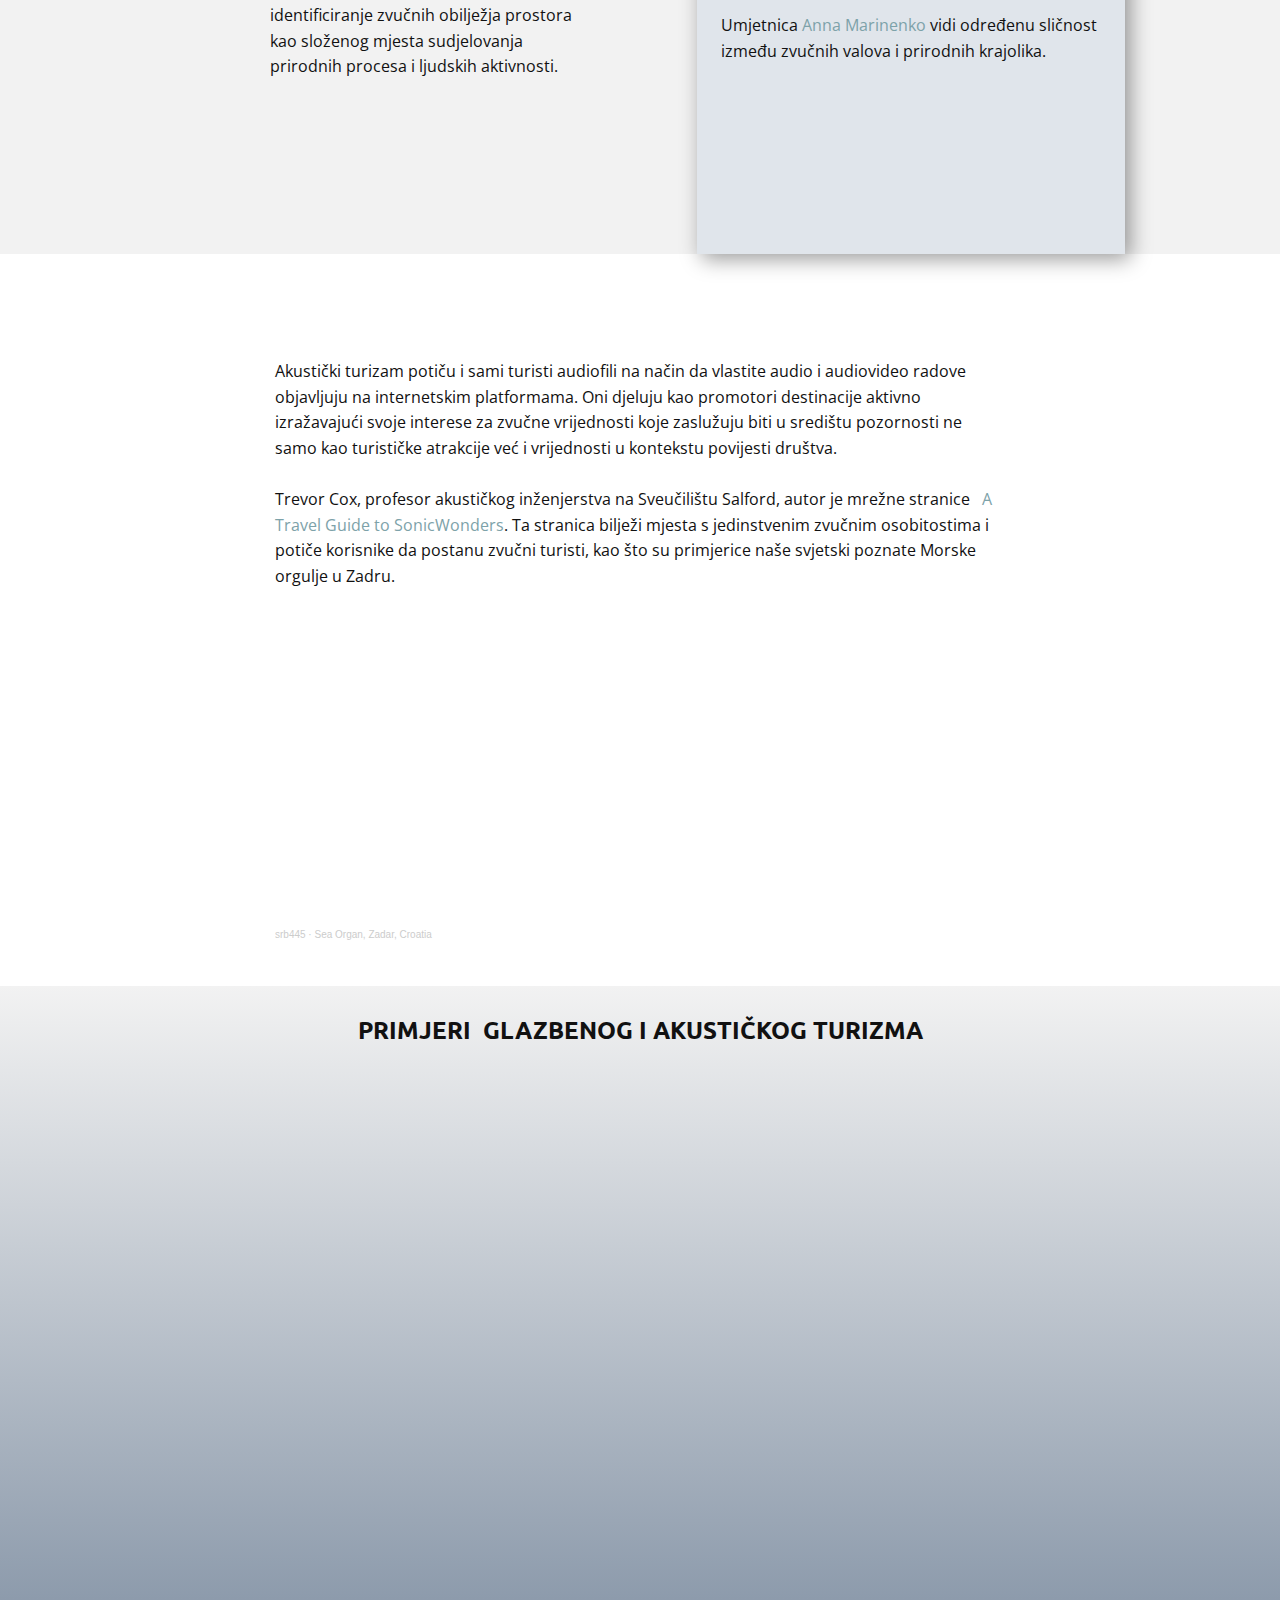
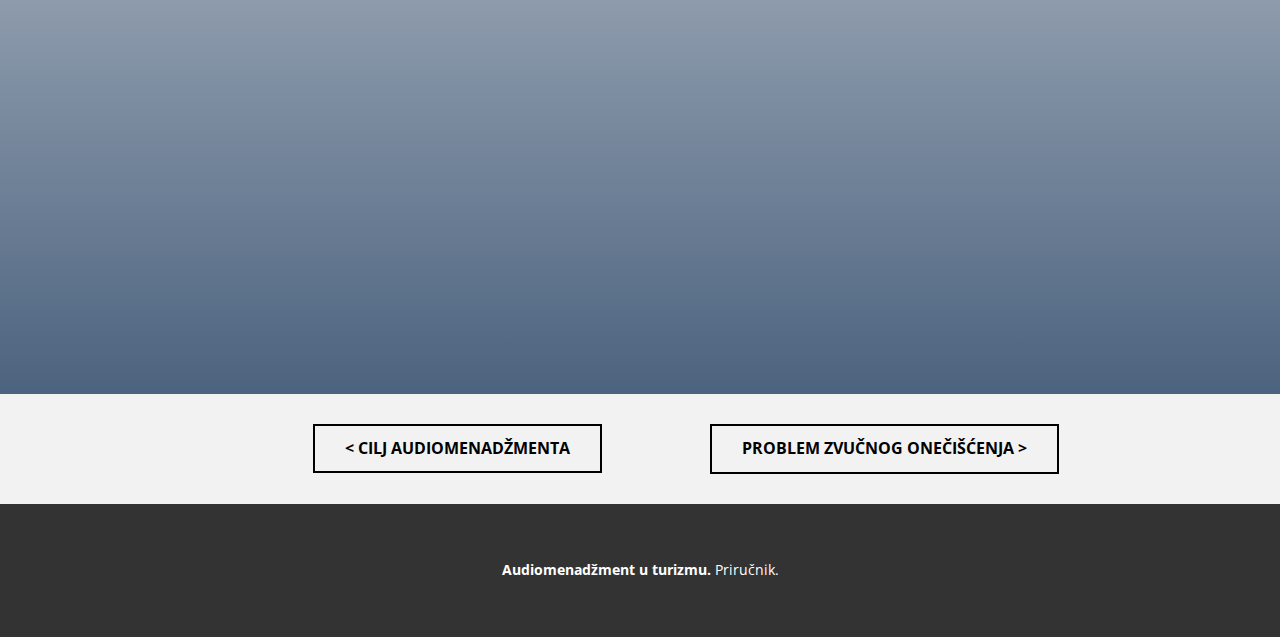
<file: Turizam_glazba_i_zvuk.html>
<!DOCTYPE html>
<html style="font-size: 16px;" lang="hr">
  <head>
    <meta name="viewport" content="width=device-width, initial-scale=1.0">
    <meta charset="utf-8">
    <meta name="keywords" content="​Turizam, glazba i zvuk">
    <meta name="description" content="">
    <meta name="page_type" content="np-template-header-footer-from-plugin">
    <title>Turizam_glazba_i_zvuk</title>
    <link rel="stylesheet" href="nicepage.css" media="screen">
<link rel="stylesheet" href="Turizam_glazba_i_zvuk.css" media="screen">
    <script class="u-script" type="text/javascript" src="jquery.js" defer=""></script>
    <script class="u-script" type="text/javascript" src="nicepage.js" defer=""></script>
    <meta name="generator" content="Nicepage 4.5.4, nicepage.com">
    <link id="u-theme-google-font" rel="stylesheet" href="https://fonts.googleapis.com/css?family=Roboto:100,100i,300,300i,400,400i,500,500i,700,700i,900,900i|Open+Sans:300,300i,400,400i,500,500i,600,600i,700,700i,800,800i">
    <link id="u-page-google-font" rel="stylesheet" href="https://fonts.googleapis.com/css?family=Ubuntu:300,300i,400,400i,500,500i,700,700i|Open+Sans:300,300i,400,400i,500,500i,600,600i,700,700i,800,800i|Ubuntu:300,300i,400,400i,500,500i,700,700i">
    
    
    
    
    
    
    
    
    
    
    <script type="application/ld+json">{
		"@context": "http://schema.org",
		"@type": "Organization",
		"name": "Audiomenadžment u turizmu"
}</script>
    <meta name="theme-color" content="#7da2a9">
    <meta property="og:title" content="Turizam_glazba_i_zvuk">
    <meta property="og:description" content="">
    <meta property="og:type" content="website">
  </head>
  <body class="u-body u-xl-mode"><header class="u-clearfix u-grey-90 u-header u-sticky u-sticky-2eb9 u-header" id="sec-9c25"><div class="u-clearfix u-sheet u-sheet-1">
        <nav class="u-dropdown-icon u-menu u-menu-dropdown u-offcanvas u-offcanvas-shift u-menu-1">
          <div class="menu-collapse" style="font-size: 1rem; letter-spacing: 0px; font-weight: 700; text-transform: uppercase;">
            <a class="u-border-2 u-border-white u-button-style u-custom-active-border-color u-custom-border u-custom-border-color u-custom-borders u-custom-hover-border-color u-custom-left-right-menu-spacing u-custom-padding-bottom u-custom-text-color u-custom-text-hover-color u-custom-top-bottom-menu-spacing u-file-icon u-gradient u-nav-link u-text-active-palette-1-base u-text-hover-palette-2-base u-text-white u-file-icon-1" href="#">
              <img src="images/18288591.png" alt="">
            </a>
          </div>
          <div class="u-custom-menu u-nav-container">
            <ul class="u-nav u-spacing-30 u-unstyled u-nav-1"><li class="u-nav-item"><a class="u-border-2 u-border-active-palette-1-base u-border-hover-palette-1-base u-border-no-left u-border-no-right u-border-no-top u-button-style u-nav-link u-text-active-palette-1-base u-text-hover-palette-1-light-2" href="Naslovnica.html" style="padding: 10px 0px;">Naslovnica</a>
</li><li class="u-nav-item"><a class="u-border-2 u-border-active-palette-1-base u-border-hover-palette-1-base u-border-no-left u-border-no-right u-border-no-top u-button-style u-nav-link u-text-active-palette-1-base u-text-hover-palette-1-light-2" style="padding: 10px 0px;">Sadržaj</a><div class="u-nav-popup"><ul class="u-h-spacing-20 u-nav u-unstyled u-v-spacing-10 u-nav-2"><li class="u-nav-item"><a class="u-button-style u-nav-link u-white" href="Uvod.html">Uvod</a>
</li><li class="u-nav-item"><a class="u-button-style u-nav-link u-white" href="Cilj_audiomenadzmenta.html">Cilj audiomenadžmenta</a>
</li><li class="u-nav-item"><a class="u-button-style u-nav-link u-white" href="Turizam_glazba_i_zvuk.html">Turizam, glazba i zvuk</a>
</li><li class="u-nav-item"><a class="u-button-style u-nav-link u-white" href="Problem_zvucnoga_oneciscenja.html">Problem zvučnoga onečišćenja</a>
</li><li class="u-nav-item"><a class="u-button-style u-nav-link u-white" href="Upravljanje_glazbom_i_zvukom.html">Upravljanje glazbom i zvukom</a>
</li><li class="u-nav-item"><a class="u-button-style u-nav-link u-white" href="Scenarij_razvoja.html">Scenarij razvoja</a>
</li><li class="u-nav-item"><a class="u-button-style u-nav-link u-white" href="Model_audiomenadzmenta.html">Model audiomenadžmenta</a>
</li><li class="u-nav-item"><a class="u-button-style u-nav-link u-white" href="Zakljucna_razmatranja.html">Zaključna razmatranja</a>
</li><li class="u-nav-item"><a class="u-button-style u-nav-link u-white" href="Literatura.html">Literatura</a>
</li></ul>
</div>
</li><li class="u-nav-item"><a class="u-border-2 u-border-active-palette-1-base u-border-hover-palette-1-base u-border-no-left u-border-no-right u-border-no-top u-button-style u-nav-link u-text-active-palette-1-base u-text-hover-palette-1-light-2" href="Pojmovnik.html" style="padding: 10px 0px;">Pojmovnik</a>
</li><li class="u-nav-item"><a class="u-border-2 u-border-active-palette-1-base u-border-hover-palette-1-base u-border-no-left u-border-no-right u-border-no-top u-button-style u-nav-link u-text-active-palette-1-base u-text-hover-palette-1-light-2" style="padding: 10px 0px;">Studije</a><div class="u-nav-popup"><ul class="u-h-spacing-20 u-nav u-unstyled u-v-spacing-10 u-nav-3"><li class="u-nav-item"><a class="u-button-style u-file-link u-nav-link u-white" href="files/UpravljanjeZvukomGlazbomHrvatskiTurizam_0.pdf" target="_blank">Istraživanje sadašnjeg stanja upravljanja zvukom i glazbom u hrvatskom turuzmu</a>
</li><li class="u-nav-item"><a class="u-button-style u-file-link u-nav-link u-white" href="files/Scenarijrazvoja-audiomenadment.pdf" target="_blank">Istraživanje budućeg stanja upravljanja zvukom i glazbom u hrvatskom turizmu</a>
</li></ul>
</div>
</li></ul>
          </div>
          <div class="u-custom-menu u-nav-container-collapse">
            <div class="u-black u-container-style u-inner-container-layout u-opacity u-opacity-95 u-sidenav">
              <div class="u-inner-container-layout u-sidenav-overflow">
                <div class="u-menu-close"></div>
                <ul class="u-align-center u-nav u-popupmenu-items u-unstyled u-nav-4"><li class="u-nav-item"><a class="u-button-style u-nav-link" href="Naslovnica.html" style="padding: 10px 0px;">Naslovnica</a>
</li><li class="u-nav-item"><a class="u-button-style u-nav-link" style="padding: 10px 0px;">Sadržaj</a><div class="u-nav-popup"><ul class="u-h-spacing-20 u-nav u-unstyled u-v-spacing-10 u-nav-5"><li class="u-nav-item"><a class="u-button-style u-nav-link" href="Uvod.html">Uvod</a>
</li><li class="u-nav-item"><a class="u-button-style u-nav-link" href="Cilj_audiomenadzmenta.html">Cilj audiomenadžmenta</a>
</li><li class="u-nav-item"><a class="u-button-style u-nav-link" href="Turizam_glazba_i_zvuk.html">Turizam, glazba i zvuk</a>
</li><li class="u-nav-item"><a class="u-button-style u-nav-link" href="Problem_zvucnoga_oneciscenja.html">Problem zvučnoga onečišćenja</a>
</li><li class="u-nav-item"><a class="u-button-style u-nav-link" href="Upravljanje_glazbom_i_zvukom.html">Upravljanje glazbom i zvukom</a>
</li><li class="u-nav-item"><a class="u-button-style u-nav-link" href="Scenarij_razvoja.html">Scenarij razvoja</a>
</li><li class="u-nav-item"><a class="u-button-style u-nav-link" href="Model_audiomenadzmenta.html">Model audiomenadžmenta</a>
</li><li class="u-nav-item"><a class="u-button-style u-nav-link" href="Zakljucna_razmatranja.html">Zaključna razmatranja</a>
</li><li class="u-nav-item"><a class="u-button-style u-nav-link" href="Literatura.html">Literatura</a>
</li></ul>
</div>
</li><li class="u-nav-item"><a class="u-button-style u-nav-link" href="Pojmovnik.html" style="padding: 10px 0px;">Pojmovnik</a>
</li><li class="u-nav-item"><a class="u-button-style u-nav-link" style="padding: 10px 0px;">Studije</a><div class="u-nav-popup"><ul class="u-h-spacing-20 u-nav u-unstyled u-v-spacing-10 u-nav-6"><li class="u-nav-item"><a class="u-button-style u-nav-link" href="files/UpravljanjeZvukomGlazbomHrvatskiTurizam_0.pdf" target="_blank">Istraživanje sadašnjeg stanja upravljanja zvukom i glazbom u hrvatskom turuzmu</a>
</li><li class="u-nav-item"><a class="u-button-style u-nav-link" href="files/Scenarijrazvoja-audiomenadment.pdf" target="_blank">Istraživanje budućeg stanja upravljanja zvukom i glazbom u hrvatskom turizmu</a>
</li></ul>
</div>
</li></ul>
              </div>
            </div>
            <div class="u-black u-menu-overlay u-opacity u-opacity-70"></div>
          </div>
        </nav>
        <h3 class="u-text u-text-default u-text-1">Audiomenadžment u turizmu</h3>
      </div><style class="u-sticky-style" data-style-id="2eb9">.u-sticky-fixed.u-sticky-2eb9, .u-body.u-sticky-fixed .u-sticky-2eb9 {
box-shadow: 0 -2px 8px 0 rgba(128,128,128,1) !important
}</style></header>
    <section class="u-clearfix u-section-1" id="sec-9b6c">
      <div class="u-clearfix u-sheet u-valign-top-lg u-valign-top-md u-valign-top-sm u-valign-top-xs u-sheet-1">
        <div class="u-palette-5-light-2 u-shape u-shape-rectangle u-shape-1"></div>
        <div class="u-clearfix u-expanded-width u-gutter-24 u-layout-wrap u-layout-wrap-1">
          <div class="u-gutter-0 u-layout">
            <div class="u-layout-row">
              <div class="u-size-30">
                <div class="u-layout-col">
                  <div class="u-container-style u-layout-cell u-shape-rectangle u-size-60 u-layout-cell-1">
                    <div class="u-container-layout u-valign-top-lg u-valign-top-xl u-container-layout-1">
                      <img class="u-expanded-width-md u-expanded-width-xs u-image u-image-default u-opacity u-opacity-40 u-image-1" src="images/pexelsphoto1988681.jpeg" alt="" data-image-width="1000" data-image-height="1500">
                      <img class="u-expanded-width-md u-expanded-width-xs u-image u-image-default u-opacity u-opacity-80 u-image-2" src="images/77e6e9db28b0a7d4f5fccb017215f27f137ad5cc2d687447be79aefacdff4ab86e7b01eba5796013e79433c452321d0f8bdd972f8860fbbf7e6a03_1280.jpg" alt="" data-image-width="1280" data-image-height="905">
                    </div>
                  </div>
                </div>
              </div>
              <div class="u-size-30">
                <div class="u-layout-col">
                  <div class="u-align-left u-container-style u-layout-cell u-size-20 u-layout-cell-2">
                    <div class="u-container-layout u-valign-middle-lg u-valign-middle-md u-valign-middle-xl u-container-layout-2">
                      <h2 class="u-text u-text-1"> Turizam, glazba i zvuk</h2>
                    </div>
                  </div>
                  <div class="u-container-style u-layout-cell u-size-20 u-white u-layout-cell-3">
                    <div class="u-container-layout u-valign-middle u-container-layout-3">
                      <p class="u-text u-text-2"> Glazba u estetskom i zvuk u akustičkom smislu predstavljaju važne elemente u razvoju turizma.&nbsp;
Glazba predstavlja kulturu iz koje proizlazi turistička
logika, diskurs i praksa. Ona potiče zabavu, stvara i širi predodžbe o
destinaciji olakšavajući turistima putovanje i zbližavanje s novim okruženjem.
Ulogu glazbe u razvoju turizma podupiru spoznaje o njezinu djelotvornom utjecaju
na čovjeka. Procesi koji se događaju tijekom slušanja glazbe produbljuju
osjećaj sebstva, pripadnost zajednici i okruženju.&nbsp;&nbsp;<br>
                      </p>
                    </div>
                  </div>
                  <div class="u-container-style u-hidden-sm u-hidden-xs u-layout-cell u-size-20 u-layout-cell-4">
                    <div class="u-container-layout u-container-layout-4"></div>
                  </div>
                </div>
              </div>
            </div>
          </div>
        </div>
      </div>
    </section>
    <section class="u-clearfix u-section-2" id="sec-17a6">
      <div class="u-clearfix u-sheet u-valign-middle u-sheet-1">
        <p class="u-align-left u-text u-text-1"> Glazbeni turizam definira se putovanjem na glazbene
događaje, odnosno destinacije gdje je glazba nositelj kulturnog identiteta i turistički
ekskluzivitet. ​Urbana ekonomija u posljednjih dvadeset i pet
godina sve intenzivnije koristi glazbu za oživljavanje turističkih aktivnosti,
posebno onih u domeni noćne ekonomije, zbog čega ta privredna grana bilježi
kontinuirani rast, osobito zamjetan u velikim gradovima.&nbsp;&nbsp;<br>
          <br>Osim u turističkoj ponudi glazba se paralelno koristi i u
promociji. Uz vizualni uspostavljen je i zvučni identitet destinacije kojim se
produbljuje odnos između destinacije i turista. Zvučni podražaj naime značajno
mobilizira ljudsku pozornost, o čemu govore emocionalni, kognitivni i ponašajni
aspekti utjecaja zvuka na čovjeka.&nbsp;Glazba i zvuk preuzeli su tako ne samo funkciju
pojačavanja doživljaja nego i reprezentiranja identiteta i vrijednosti
destinacije putem sve rasprostranjenijega promotivnog oblika – zvučnoga
zaštitnog ​znaka – audiologotipa. Audiodizajn
je trend u svijetu, poznat po najvišim tehnološkim, umjetničkim i estetskim zahtjevima te ulazi u ekskluzivni
dizajn. Riječ je o kreiranju zvuka prostora s ciljem njegove personalizacije
koja je usklađena s njegovom osnovnom funkcijom. ​Audiodizajniranje jedna je od recentnijih praksi,
koja udovoljava težnji za stvaranjem
doživljajnih vrijednosti kojih je zvučni medij jedini&nbsp;medij ili pak jedan od medija u (više)osjetilnom (multisenzornom)
angažmanu.&nbsp;<br>
        </p>
      </div>
    </section>
    <section class="u-align-center u-clearfix u-grey-5 u-section-3" id="sec-7a91">
      <div class="u-clearfix u-sheet u-valign-middle-lg u-valign-middle-md u-sheet-1">
        <div class="u-clearfix u-expanded-width-lg u-expanded-width-md u-expanded-width-sm u-expanded-width-xs u-layout-wrap u-layout-wrap-1">
          <div class="u-layout">
            <div class="u-layout-row">
              <div class="u-align-left u-container-style u-layout-cell u-left-cell u-size-29 u-layout-cell-1">
                <div class="u-container-layout u-valign-middle-md u-container-layout-1">
                  <p class="u-large-text u-text u-text-variant u-text-1">Wellness-glazba</p>
                  <p class="u-text u-text-2"> Među
uslužnim funkcijama glazbe u turizmu dodatno se ističu sadržaji čija se
učinkovitost mjeri postizanjem relaksacije i psihofizičkog balansa turista i
posjetitelja. Riječ je o <i>wellness-</i>glazbi, koja je danas postala obvezan
(ambijentalni) element ponude u središtima turističke usluge poboljšanja
kvalitete života, zdravlja i ljepote.<!--[endif]-->
                  </p>
                </div>
              </div>
              <div class="u-container-style u-layout-cell u-right-cell u-size-31 u-layout-cell-2">
                <div class="u-container-layout u-container-layout-2">
                  <div class="u-palette-2-base u-shape u-shape-rectangle u-shape-1"></div>
                  <img class="u-image u-image-contain u-image-default u-image-1" data-image-width="726" data-image-height="1280" src="images/8d3629661ec20316e93dce6bfdca9d6adc028931bfe2f46e06acc3901b83d99761f6da35cd9cbf3cdbec60fa1e1c30c28ca774623ed01567b89f73_1280.png">
                </div>
              </div>
            </div>
          </div>
        </div>
      </div>
    </section>
    <section class="u-clearfix u-section-4" id="carousel_89d5">
      <div class="u-clearfix u-sheet u-valign-middle u-sheet-1">
        <p class="u-align-left u-text u-text-1"> Za
proboj praksi ambijentalnog oblikovanja u turizmu, u kojemu zvuk predstavlja
ključni medij komunikacije turista i turističke usluge, nemalo je zaslužan
pravac zvučnih umjetnosti poznatiji kao zvučni okoliš (<i>soundscape</i>). Ondje se zvuk definira i prema
estetskim i prema ambijentalnim (akustičkim) vrijednostima, pa zvučno
valoriziranje okoliša s ciljem „re-kreiranja“ ambijenta prostora postaje
nova vrijednost u turističkoj stvarnosti iz koje se oblikovao specifičan vid
turizma poznat pod nazivom akustički turizam.&nbsp;<br>
          <br>Akustički (ili zvučni) turizam podrazumijeva razvijanje doživljajne kvalitete destinacije na obilježjima ambijentalnih zvučnih karakteristika i vrijednostima koje iz njih proizlaze. Određeni ambijentalni zvukovi u nekim destinacijama imaju posebna značenja. Prepoznati po kulturnoj i povijesnoj važnosti, oni su zaštićene vrijednosti za prepoznavanje, definiranje i afirmaciju kulturnog identiteta destinacije. Na tom putu i oni ulaze u procese turističke  valorizacije kulturnih vrijednosti. Turistička je valorizacija ambijentalnog zvuka pridonijela ukidanju dominacije vizualnih vrijednosti u oblikovanju identiteta destinacije koji se u današnje vrijeme ogleda u sveukupnosti značajki koje ga tvore.&nbsp;&nbsp;<br>
        </p>
      </div>
    </section>
    <section class="u-align-center u-clearfix u-grey-5 u-section-5" id="carousel_4c19">
      <div class="u-clearfix u-sheet u-sheet-1">
        <div class="u-clearfix u-expanded-width-lg u-expanded-width-md u-expanded-width-sm u-expanded-width-xs u-layout-wrap u-layout-wrap-1">
          <div class="u-layout">
            <div class="u-layout-row">
              <div class="u-align-left u-container-style u-layout-cell u-left-cell u-size-26-lg u-size-26-xl u-size-28-md u-size-28-sm u-size-28-xs u-layout-cell-1">
                <div class="u-container-layout u-container-layout-1">
                  <p class="u-large-text u-text u-text-variant u-text-1">Akustički turizam</p>
                  <p class="u-text u-text-2"> Ova je vrsta turizma relativno novijega datuma. Nastala  je u kontekstu zanimanja za akustičku ekologiju sedamdesetih godina prošlog stoljeća, koju je znanstveno utemeljio R. Murray Schafer (1933–2021), kanadski skladatelj i akustički ekolog. On je razvijajući tezu o zvučnom okolišu (<span style="font-style: italic;">soundscape</span>) tumačio da zvuk kao akustička energija u formi zvučnih valova i vibracija, koja se nalazi u samom središtu između slušatelja i njegove okoline, predstavlja osnovu za identificiranje zvučnih obilježja prostora kao složenog mjesta sudjelovanja prirodnih procesa i ljudskih aktivnosti.&nbsp;<br><!--[endif]-->
                  </p>
                </div>
              </div>
              <div class="u-align-right u-container-style u-layout-cell u-right-cell u-size-32-md u-size-32-sm u-size-32-xs u-size-34-lg u-size-34-xl u-layout-cell-2">
                <div class="u-container-layout u-container-layout-2">
                  <div class="u-container-style u-expanded-width-xs u-group u-palette-5-light-2 u-shape-rectangle u-group-1">
                    <div class="u-container-layout u-container-layout-3">
                      <img class="u-image u-image-contain u-image-default u-image-1" data-image-width="627" data-image-height="463" src="images/Slika21.jpg">
                      <p class="u-text u-text-3"> Umjetnica <a href="https://www.demilked.com/landscape-form-visualization-nature-sound-waves-anna-marinenko/" class="u-active-none u-border-none u-btn u-button-link u-button-style u-hover-none u-none u-text-palette-1-base u-btn-1" target="_blank">Anna Marinenko</a> vidi određenu sličnost između zvučnih valova i
prirodnih krajolika. 
                      </p>
                    </div>
                  </div>
                </div>
              </div>
            </div>
          </div>
        </div>
      </div>
    </section>
    <section class="u-clearfix u-section-6" id="sec-a894">
      <div class="u-clearfix u-sheet u-sheet-1">
        <p class="u-align-left u-text u-text-1">Akustički turizam potiču i sami turisti audiofili na način da vlastite audio i audiovideo radove objavljuju na internetskim platformama. Oni djeluju kao promotori destinacije aktivno izražavajući svoje interese za zvučne vrijednosti koje zaslužuju ​biti u središtu pozornosti ne samo kao
turističke atrakcije već i vrijednosti&nbsp;u kontekstu povijesti društva.&nbsp;<br>
          <br>Trevor Cox, profesor akustičkog inženjerstva na
Sveučilištu Salford, autor je mrežne stranice<i>
            <a href="#">&nbsp;</a>
            <a href="http://www.sonicwonders.org/" class="u-active-none u-border-none u-btn u-button-link u-button-style u-hover-none u-none u-text-palette-1-base u-btn-1" target="_blank">A Travel Guide to SonicWonders</a></i>. Ta stranica bilježi mjesta s jedinstvenim zvučnim osobitostima i
potiče korisnike da postanu zvučni turisti, kao što su primjerice naše svjetski poznate Morske orgulje u Zadru.&nbsp;&nbsp;<br>
        </p>
        <div class="u-clearfix u-custom-html u-custom-html-1">
          <iframe width="100%" height="300" scrolling="no" frameborder="no" allow="autoplay" src="https://w.soundcloud.com/player/?url=https%3A//api.soundcloud.com/tracks/228822054&amp;color=%23ff5500&amp;auto_play=false&amp;hide_related=false&amp;show_comments=true&amp;show_user=true&amp;show_reposts=false&amp;show_teaser=true&amp;visual=true"></iframe>
          <div style="font-size: 10px; color: #cccccc;line-break: anywhere;word-break: normal;overflow: hidden;white-space: nowrap;text-overflow: ellipsis; font-family: Interstate,Lucida Grande,Lucida Sans Unicode,Lucida Sans,Garuda,Verdana,Tahoma,sans-serif;font-weight: 100;">
            <a href="https://soundcloud.com/srb445" title="srb445" target="_blank" style="color: #cccccc; text-decoration: none;">srb445</a> · <a href="https://soundcloud.com/srb445/sea-organ-zadar-croatia" title="Sea Organ, Zadar, Croatia" target="_blank" style="color: #cccccc; text-decoration: none;">Sea Organ, Zadar, Croatia</a>
          </div>
        </div>
      </div>
    </section>
    <section class="u-align-center u-clearfix u-gradient u-section-7" id="sec-db67">
      <div class="u-clearfix u-sheet u-sheet-1">
        <h4 class="u-text u-text-default u-text-1">Primjeri&nbsp; glazbenog i akustičkog turizma</h4>
        <div class="u-expanded-width u-gallery u-layout-grid u-lightbox u-show-text-on-hover u-gallery-1">
          <div class="u-gallery-inner u-gallery-inner-1">
            <div class="u-effect-fade u-gallery-item" data-href="https://youtu.be/4n7MR4N1tK0" data-target="_blank">
              <div class="u-back-slide u-video">
                <div class="u-background-video u-expanded" style="">
                  <div class="embed-responsive embed-responsive-1">
                    <iframe style="position: absolute;top: 0;left: 0;width: 100%;height: 100%;" class="embed-responsive-item" src="https://www.youtube.com/embed/4n7MR4N1tK0?playlist=4n7MR4N1tK0&amp;loop=1&amp;mute=1&amp;showinfo=0&amp;controls=0&amp;start=0&amp;autoplay=1" data-autoplay="1" frameborder="0" allowfullscreen=""></iframe>
                  </div>
                </div>
              </div>
              <div class="u-over-slide u-shading u-over-slide-1">
                <h3 class="u-gallery-heading">Akustička arhitektura </h3>
                <p class="u-gallery-text"></p>
              </div>
            </div>
            <div class="u-effect-fade u-gallery-item" data-href="https://youtu.be/Ef93WmlEho0" data-target="_blank">
              <div class="u-back-slide u-video">
                <div class="u-background-video u-expanded" style="">
                  <div class="embed-responsive embed-responsive-2">
                    <iframe style="position: absolute;top: 0;left: 0;width: 100%;height: 100%;" class="embed-responsive-item" src="https://www.youtube.com/embed/Ef93WmlEho0?playlist=Ef93WmlEho0&amp;loop=1&amp;mute=1&amp;showinfo=0&amp;controls=0&amp;start=0&amp;autoplay=1" data-autoplay="1" frameborder="0" allowfullscreen=""></iframe>
                  </div>
                </div>
              </div>
              <div class="u-over-slide u-shading u-over-slide-2">
                <h3 class="u-gallery-heading">Glazbene ceste (Kalifornija)</h3>
                <p class="u-gallery-text"></p>
              </div>
            </div>
            <div class="u-effect-fade u-gallery-item" data-href="https://youtu.be/iunY_clkOeo" data-target="_blank">
              <div class="u-back-slide u-video">
                <div class="u-background-video u-expanded" style="">
                  <div class="embed-responsive embed-responsive-3">
                    <iframe style="position: absolute;top: 0;left: 0;width: 100%;height: 100%;" class="embed-responsive-item" src="https://www.youtube.com/embed/iunY_clkOeo?playlist=iunY_clkOeo&amp;loop=1&amp;mute=1&amp;showinfo=0&amp;controls=0&amp;start=0&amp;autoplay=1" data-autoplay="1" frameborder="0" allowfullscreen=""></iframe>
                  </div>
                </div>
              </div>
              <div class="u-over-slide u-shading u-over-slide-3">
                <h3 class="u-gallery-heading">Canal Bridges (Dublin) </h3>
                <p class="u-gallery-text"></p>
              </div>
            </div>
            <div class="u-effect-fade u-gallery-item" data-href="https://youtu.be/rxgxVplcRT0" data-target="_blank">
              <div class="u-back-slide u-video">
                <div class="u-background-video u-expanded" style="">
                  <div class="embed-responsive embed-responsive-4">
                    <iframe style="position: absolute;top: 0;left: 0;width: 100%;height: 100%;" class="embed-responsive-item" src="https://www.youtube.com/embed/rxgxVplcRT0?playlist=rxgxVplcRT0&amp;loop=1&amp;mute=1&amp;showinfo=0&amp;controls=0&amp;start=0&amp;autoplay=1" data-autoplay="1" frameborder="0" allowfullscreen=""></iframe>
                  </div>
                </div>
              </div>
              <div class="u-over-slide u-shading u-over-slide-4">
                <h3 class="u-gallery-heading">Grad klasične glazbe (Beč) </h3>
                <p class="u-gallery-text"></p>
              </div>
            </div>
            <div class="u-effect-fade u-gallery-item" data-href="https://youtu.be/bxtVFOzm3Jk" data-target="_blank">
              <div class="u-back-slide u-video">
                <div class="u-background-video u-expanded" style="">
                  <div class="embed-responsive embed-responsive-5">
                    <iframe style="position: absolute;top: 0;left: 0;width: 100%;height: 100%;" class="embed-responsive-item" src="https://www.youtube.com/embed/bxtVFOzm3Jk?playlist=bxtVFOzm3Jk&amp;loop=1&amp;mute=1&amp;showinfo=0&amp;controls=0&amp;start=0&amp;autoplay=1" data-autoplay="1" frameborder="0" allowfullscreen=""></iframe>
                  </div>
                </div>
              </div>
              <div class="u-over-slide u-shading u-over-slide-5">
                <h3 class="u-gallery-heading">Grad rock-glazbe (Liverpool) </h3>
                <p class="u-gallery-text"></p>
              </div>
            </div>
            <div class="u-effect-fade u-gallery-item" data-href="https://youtu.be/BLv8uK_IDSQ" data-target="_blank">
              <div class="u-back-slide u-video">
                <div class="u-background-video u-expanded" style="">
                  <div class="embed-responsive embed-responsive-6">
                    <iframe style="position: absolute;top: 0;left: 0;width: 100%;height: 100%;" class="embed-responsive-item" src="https://www.youtube.com/embed/BLv8uK_IDSQ?playlist=BLv8uK_IDSQ&amp;loop=1&amp;mute=1&amp;showinfo=0&amp;controls=0&amp;start=0&amp;autoplay=1" data-autoplay="1" frameborder="0" allowfullscreen=""></iframe>
                  </div>
                </div>
              </div>
              <div class="u-over-slide u-shading u-over-slide-6">
                <h3 class="u-gallery-heading">Grad kralja glazbe Elvisa Presleya (Tennessee) </h3>
                <p class="u-gallery-text"></p>
              </div>
            </div>
            <div class="u-effect-fade u-gallery-item" data-href="https://youtu.be/BF-fTJolMSM" data-target="_blank">
              <div class="u-back-slide u-video">
                <div class="u-background-video u-expanded" style="">
                  <div class="embed-responsive embed-responsive-7">
                    <iframe style="position: absolute;top: 0;left: 0;width: 100%;height: 100%;" class="embed-responsive-item" src="https://www.youtube.com/embed/BF-fTJolMSM?playlist=BF-fTJolMSM&amp;loop=1&amp;mute=1&amp;showinfo=0&amp;controls=0&amp;start=0&amp;autoplay=1" data-autoplay="1" frameborder="0" allowfullscreen=""></iframe>
                  </div>
                </div>
              </div>
              <div class="u-over-slide u-shading u-over-slide-7">
                <h3 class="u-gallery-heading">Grad elektorničke glazbe (Berlin) </h3>
                <p class="u-gallery-text"></p>
              </div>
            </div>
            <div class="u-effect-fade u-gallery-item" data-href="https://youtu.be/jjwilAja7Lc" data-target="_blank">
              <div class="u-back-slide u-video">
                <div class="u-background-video u-expanded" style="">
                  <div class="embed-responsive embed-responsive-8">
                    <iframe style="position: absolute;top: 0;left: 0;width: 100%;height: 100%;" class="embed-responsive-item" src="https://www.youtube.com/embed/jjwilAja7Lc?playlist=jjwilAja7Lc&amp;loop=1&amp;mute=1&amp;showinfo=0&amp;controls=0&amp;start=0&amp;autoplay=1" data-autoplay="1" frameborder="0" allowfullscreen=""></iframe>
                  </div>
                </div>
              </div>
              <div class="u-over-slide u-shading u-over-slide-8">
                <h3 class="u-gallery-heading">Coachella (Kalifornija) </h3>
                <p class="u-gallery-text"></p>
              </div>
            </div>
            <div class="u-effect-fade u-gallery-item" data-href="https://youtu.be/adMGCgu_vpw" data-target="_blank">
              <div class="u-back-slide u-video">
                <div class="u-background-video u-expanded" style="">
                  <div class="embed-responsive embed-responsive-9">
                    <iframe style="position: absolute;top: 0;left: 0;width: 100%;height: 100%;" class="embed-responsive-item" src="https://www.youtube.com/embed/adMGCgu_vpw?playlist=adMGCgu_vpw&amp;loop=1&amp;mute=1&amp;showinfo=0&amp;controls=0&amp;start=0&amp;autoplay=1" data-autoplay="1" frameborder="0" allowfullscreen=""></iframe>
                  </div>
                </div>
              </div>
              <div class="u-over-slide u-shading u-over-slide-9">
                <h3 class="u-gallery-heading">Woodstock (Poljska) </h3>
                <p class="u-gallery-text"></p>
              </div>
            </div>
          </div>
        </div>
      </div>
    </section>
    <section class="u-clearfix u-grey-5 u-section-8" id="sec-78ce">
      <div class="u-clearfix u-sheet u-sheet-1">
        <a href="Cilj_audiomenadzmenta.html" data-page-id="725313359" class="u-border-2 u-border-black u-btn u-button-style u-hover-black u-none u-text-black u-text-hover-white u-btn-1">&lt; Cilj audiomenadžmenta</a>
        <a href="Problem_zvucnoga_oneciscenja.html" data-page-id="95710052" class="u-border-2 u-border-black u-btn u-button-style u-hover-black u-none u-text-black u-text-hover-white u-btn-2">Problem zvučnog onečišćenja &gt;</a>
      </div>
    </section>
    
    
    
    <footer class="u-clearfix u-footer u-grey-80" id="sec-7b44"><div class="u-clearfix u-sheet u-sheet-1">
        <div class="u-align-center u-container-style u-group u-group-1">
          <div class="u-container-layout u-valign-middle u-container-layout-1">
            <p class="u-small-text u-text u-text-variant u-text-1">
              <span style="font-weight: 700;">Audiomenadžment u turizmu.</span>&nbsp;Priručnik.
            </p>
          </div>
        </div>
      </div></footer>
  </body>
</html>
</file>
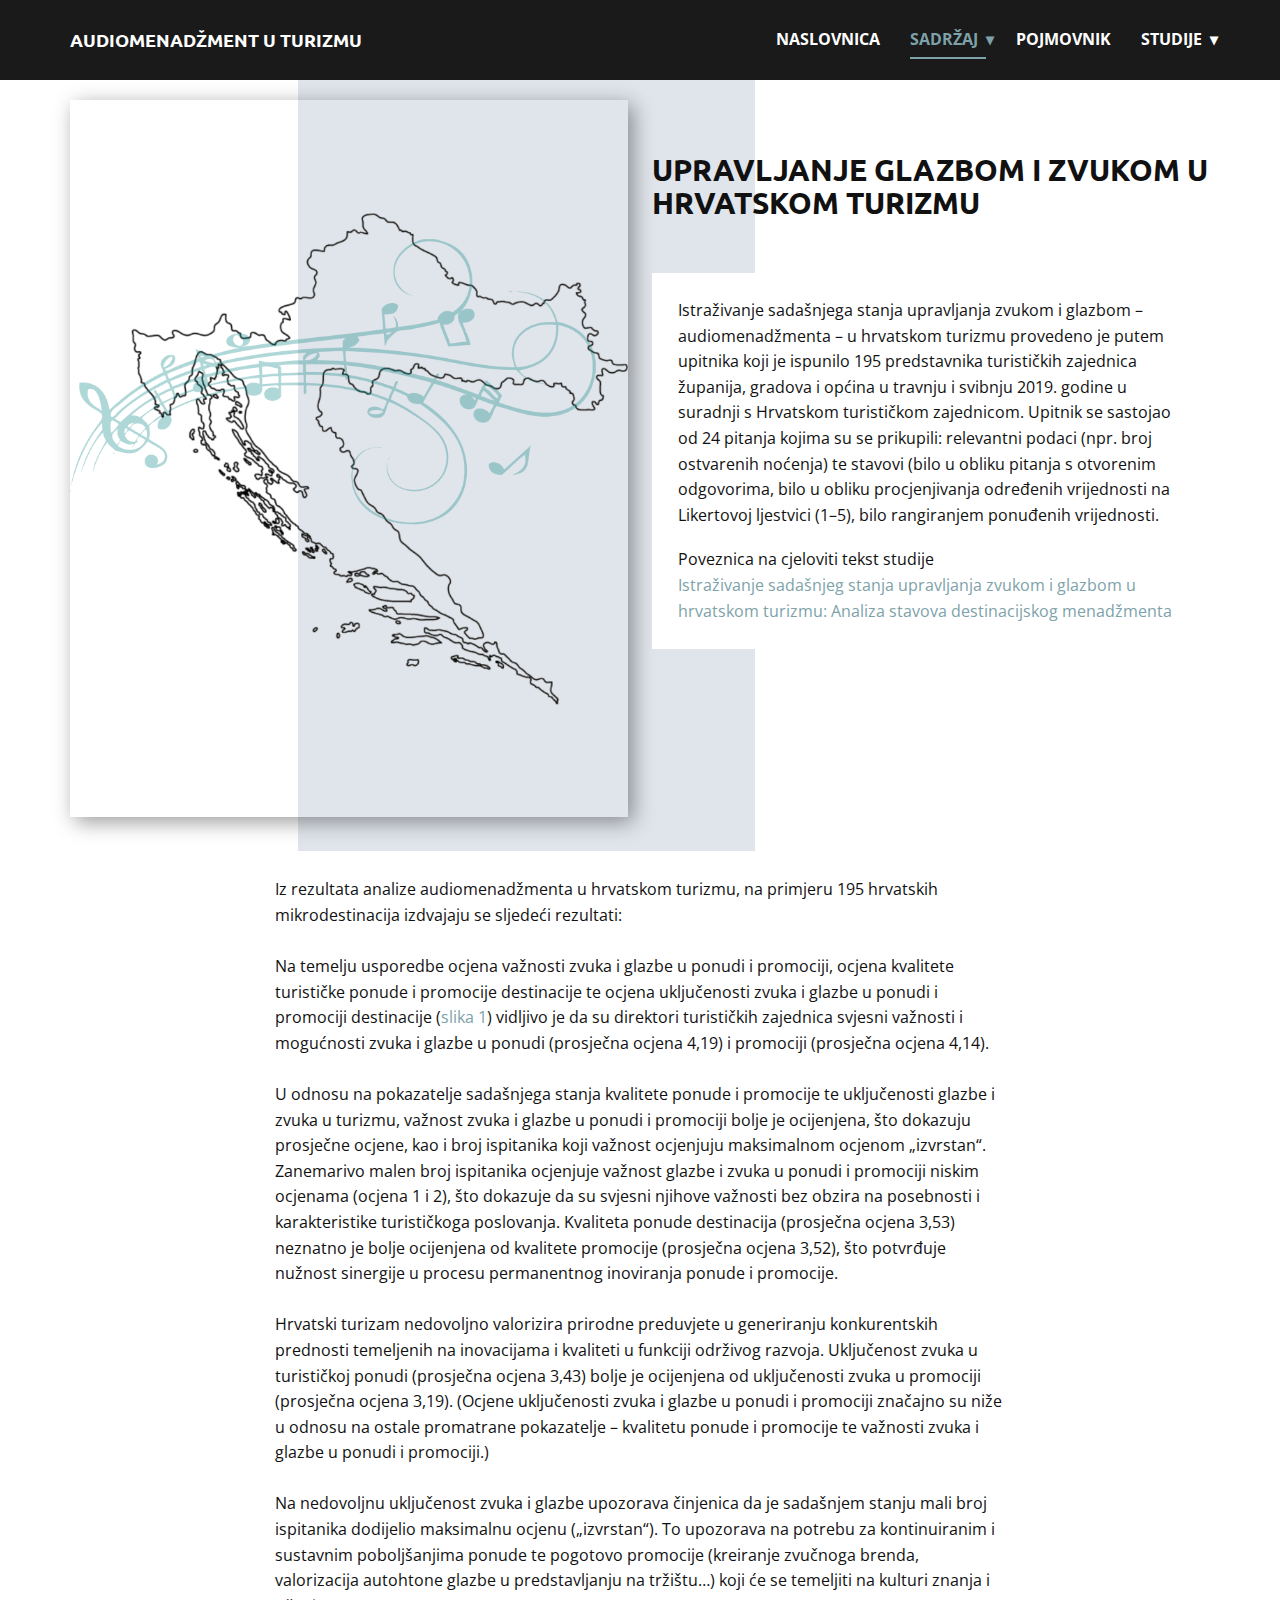
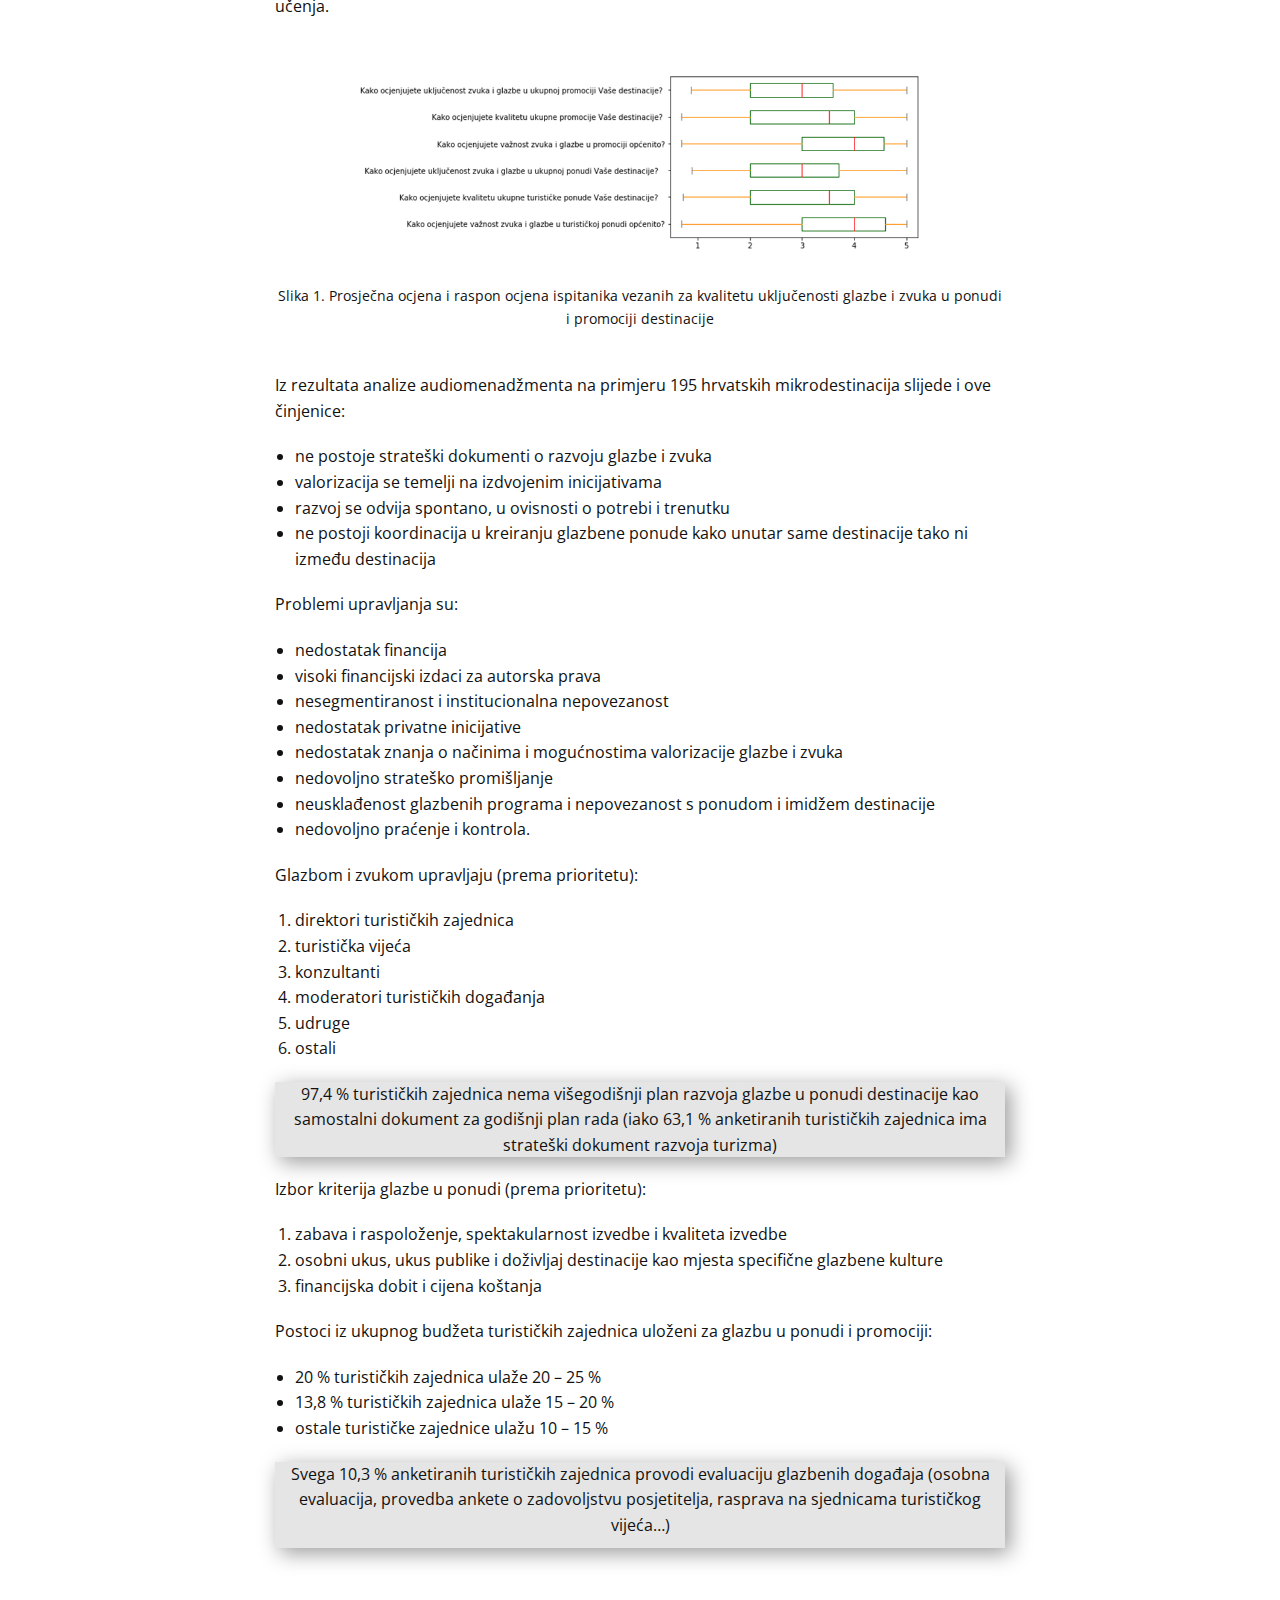
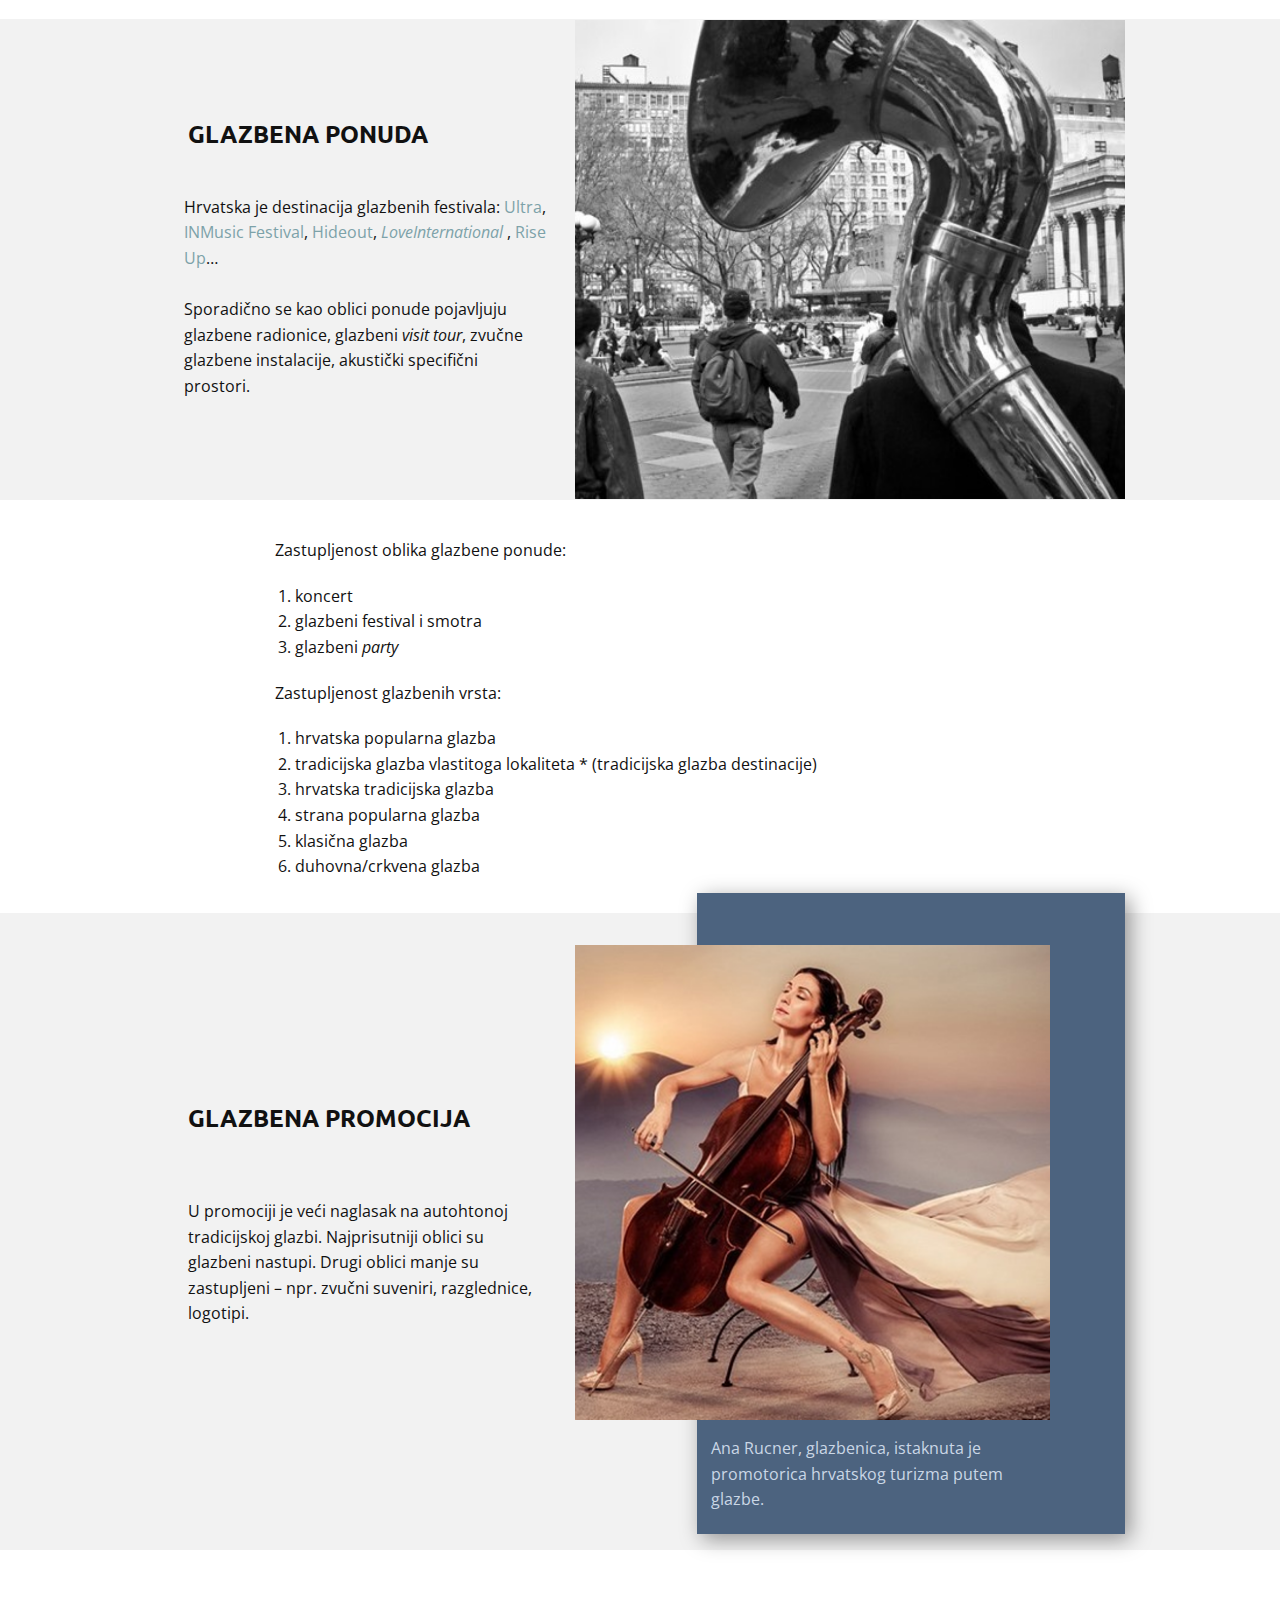
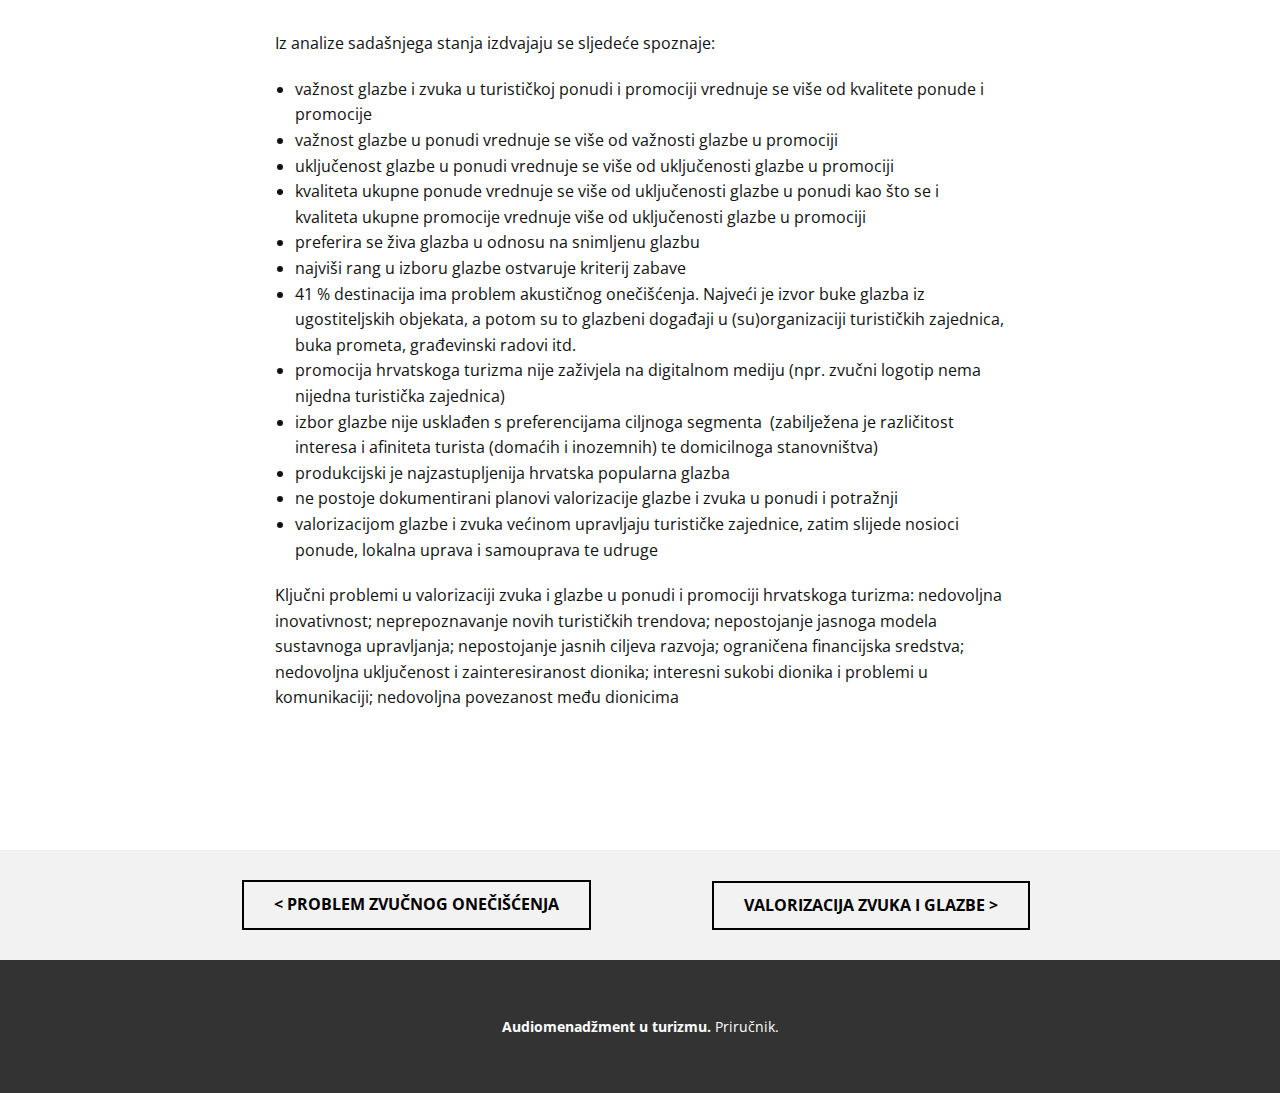
<file: Upravljanje_glazbom_i_zvukom.html>
<!DOCTYPE html>
<html style="font-size: 16px;" lang="hr">
  <head>
    <meta name="viewport" content="width=device-width, initial-scale=1.0">
    <meta charset="utf-8">
    <meta name="keywords" content="​Upravljanje glazbom i zvukom u hrvatskom turizmu">
    <meta name="description" content="">
    <meta name="page_type" content="np-template-header-footer-from-plugin">
    <title>Upravljanje_glazbom_i_zvukom</title>
    <link rel="stylesheet" href="nicepage.css" media="screen">
<link rel="stylesheet" href="Upravljanje_glazbom_i_zvukom.css" media="screen">
    <script class="u-script" type="text/javascript" src="jquery.js" defer=""></script>
    <script class="u-script" type="text/javascript" src="nicepage.js" defer=""></script>
    <meta name="generator" content="Nicepage 4.5.4, nicepage.com">
    <link id="u-theme-google-font" rel="stylesheet" href="https://fonts.googleapis.com/css?family=Roboto:100,100i,300,300i,400,400i,500,500i,700,700i,900,900i|Open+Sans:300,300i,400,400i,500,500i,600,600i,700,700i,800,800i">
    <link id="u-page-google-font" rel="stylesheet" href="https://fonts.googleapis.com/css?family=Ubuntu:300,300i,400,400i,500,500i,700,700i|Ubuntu:300,300i,400,400i,500,500i,700,700i">
    
    
    
    
    
    
    
    
    
    
    
    <script type="application/ld+json">{
		"@context": "http://schema.org",
		"@type": "Organization",
		"name": "Audiomenadžment u turizmu"
}</script>
    <meta name="theme-color" content="#7da2a9">
    <meta property="og:title" content="Upravljanje_glazbom_i_zvukom">
    <meta property="og:description" content="">
    <meta property="og:type" content="website">
  </head>
  <body class="u-body u-xl-mode"><header class="u-clearfix u-grey-90 u-header u-sticky u-sticky-2eb9 u-header" id="sec-9c25"><div class="u-clearfix u-sheet u-sheet-1">
        <nav class="u-dropdown-icon u-menu u-menu-dropdown u-offcanvas u-offcanvas-shift u-menu-1">
          <div class="menu-collapse" style="font-size: 1rem; letter-spacing: 0px; font-weight: 700; text-transform: uppercase;">
            <a class="u-border-2 u-border-white u-button-style u-custom-active-border-color u-custom-border u-custom-border-color u-custom-borders u-custom-hover-border-color u-custom-left-right-menu-spacing u-custom-padding-bottom u-custom-text-color u-custom-text-hover-color u-custom-top-bottom-menu-spacing u-file-icon u-gradient u-nav-link u-text-active-palette-1-base u-text-hover-palette-2-base u-text-white u-file-icon-1" href="#">
              <img src="images/18288591.png" alt="">
            </a>
          </div>
          <div class="u-custom-menu u-nav-container">
            <ul class="u-nav u-spacing-30 u-unstyled u-nav-1"><li class="u-nav-item"><a class="u-border-2 u-border-active-palette-1-base u-border-hover-palette-1-base u-border-no-left u-border-no-right u-border-no-top u-button-style u-nav-link u-text-active-palette-1-base u-text-hover-palette-1-light-2" href="Naslovnica.html" style="padding: 10px 0px;">Naslovnica</a>
</li><li class="u-nav-item"><a class="u-border-2 u-border-active-palette-1-base u-border-hover-palette-1-base u-border-no-left u-border-no-right u-border-no-top u-button-style u-nav-link u-text-active-palette-1-base u-text-hover-palette-1-light-2" style="padding: 10px 0px;">Sadržaj</a><div class="u-nav-popup"><ul class="u-h-spacing-20 u-nav u-unstyled u-v-spacing-10 u-nav-2"><li class="u-nav-item"><a class="u-button-style u-nav-link u-white" href="Uvod.html">Uvod</a>
</li><li class="u-nav-item"><a class="u-button-style u-nav-link u-white" href="Cilj_audiomenadzmenta.html">Cilj audiomenadžmenta</a>
</li><li class="u-nav-item"><a class="u-button-style u-nav-link u-white" href="Turizam_glazba_i_zvuk.html">Turizam, glazba i zvuk</a>
</li><li class="u-nav-item"><a class="u-button-style u-nav-link u-white" href="Problem_zvucnoga_oneciscenja.html">Problem zvučnoga onečišćenja</a>
</li><li class="u-nav-item"><a class="u-button-style u-nav-link u-white" href="Upravljanje_glazbom_i_zvukom.html">Upravljanje glazbom i zvukom</a>
</li><li class="u-nav-item"><a class="u-button-style u-nav-link u-white" href="Scenarij_razvoja.html">Scenarij razvoja</a>
</li><li class="u-nav-item"><a class="u-button-style u-nav-link u-white" href="Model_audiomenadzmenta.html">Model audiomenadžmenta</a>
</li><li class="u-nav-item"><a class="u-button-style u-nav-link u-white" href="Zakljucna_razmatranja.html">Zaključna razmatranja</a>
</li><li class="u-nav-item"><a class="u-button-style u-nav-link u-white" href="Literatura.html">Literatura</a>
</li></ul>
</div>
</li><li class="u-nav-item"><a class="u-border-2 u-border-active-palette-1-base u-border-hover-palette-1-base u-border-no-left u-border-no-right u-border-no-top u-button-style u-nav-link u-text-active-palette-1-base u-text-hover-palette-1-light-2" href="Pojmovnik.html" style="padding: 10px 0px;">Pojmovnik</a>
</li><li class="u-nav-item"><a class="u-border-2 u-border-active-palette-1-base u-border-hover-palette-1-base u-border-no-left u-border-no-right u-border-no-top u-button-style u-nav-link u-text-active-palette-1-base u-text-hover-palette-1-light-2" style="padding: 10px 0px;">Studije</a><div class="u-nav-popup"><ul class="u-h-spacing-20 u-nav u-unstyled u-v-spacing-10 u-nav-3"><li class="u-nav-item"><a class="u-button-style u-file-link u-nav-link u-white" href="files/UpravljanjeZvukomGlazbomHrvatskiTurizam_0.pdf" target="_blank">Istraživanje sadašnjeg stanja upravljanja zvukom i glazbom u hrvatskom turuzmu</a>
</li><li class="u-nav-item"><a class="u-button-style u-file-link u-nav-link u-white" href="files/Scenarijrazvoja-audiomenadment.pdf" target="_blank">Istraživanje budućeg stanja upravljanja zvukom i glazbom u hrvatskom turizmu</a>
</li></ul>
</div>
</li></ul>
          </div>
          <div class="u-custom-menu u-nav-container-collapse">
            <div class="u-black u-container-style u-inner-container-layout u-opacity u-opacity-95 u-sidenav">
              <div class="u-inner-container-layout u-sidenav-overflow">
                <div class="u-menu-close"></div>
                <ul class="u-align-center u-nav u-popupmenu-items u-unstyled u-nav-4"><li class="u-nav-item"><a class="u-button-style u-nav-link" href="Naslovnica.html" style="padding: 10px 0px;">Naslovnica</a>
</li><li class="u-nav-item"><a class="u-button-style u-nav-link" style="padding: 10px 0px;">Sadržaj</a><div class="u-nav-popup"><ul class="u-h-spacing-20 u-nav u-unstyled u-v-spacing-10 u-nav-5"><li class="u-nav-item"><a class="u-button-style u-nav-link" href="Uvod.html">Uvod</a>
</li><li class="u-nav-item"><a class="u-button-style u-nav-link" href="Cilj_audiomenadzmenta.html">Cilj audiomenadžmenta</a>
</li><li class="u-nav-item"><a class="u-button-style u-nav-link" href="Turizam_glazba_i_zvuk.html">Turizam, glazba i zvuk</a>
</li><li class="u-nav-item"><a class="u-button-style u-nav-link" href="Problem_zvucnoga_oneciscenja.html">Problem zvučnoga onečišćenja</a>
</li><li class="u-nav-item"><a class="u-button-style u-nav-link" href="Upravljanje_glazbom_i_zvukom.html">Upravljanje glazbom i zvukom</a>
</li><li class="u-nav-item"><a class="u-button-style u-nav-link" href="Scenarij_razvoja.html">Scenarij razvoja</a>
</li><li class="u-nav-item"><a class="u-button-style u-nav-link" href="Model_audiomenadzmenta.html">Model audiomenadžmenta</a>
</li><li class="u-nav-item"><a class="u-button-style u-nav-link" href="Zakljucna_razmatranja.html">Zaključna razmatranja</a>
</li><li class="u-nav-item"><a class="u-button-style u-nav-link" href="Literatura.html">Literatura</a>
</li></ul>
</div>
</li><li class="u-nav-item"><a class="u-button-style u-nav-link" href="Pojmovnik.html" style="padding: 10px 0px;">Pojmovnik</a>
</li><li class="u-nav-item"><a class="u-button-style u-nav-link" style="padding: 10px 0px;">Studije</a><div class="u-nav-popup"><ul class="u-h-spacing-20 u-nav u-unstyled u-v-spacing-10 u-nav-6"><li class="u-nav-item"><a class="u-button-style u-nav-link" href="files/UpravljanjeZvukomGlazbomHrvatskiTurizam_0.pdf" target="_blank">Istraživanje sadašnjeg stanja upravljanja zvukom i glazbom u hrvatskom turuzmu</a>
</li><li class="u-nav-item"><a class="u-button-style u-nav-link" href="files/Scenarijrazvoja-audiomenadment.pdf" target="_blank">Istraživanje budućeg stanja upravljanja zvukom i glazbom u hrvatskom turizmu</a>
</li></ul>
</div>
</li></ul>
              </div>
            </div>
            <div class="u-black u-menu-overlay u-opacity u-opacity-70"></div>
          </div>
        </nav>
        <h3 class="u-text u-text-default u-text-1">Audiomenadžment u turizmu</h3>
      </div><style class="u-sticky-style" data-style-id="2eb9">.u-sticky-fixed.u-sticky-2eb9, .u-body.u-sticky-fixed .u-sticky-2eb9 {
box-shadow: 0 -2px 8px 0 rgba(128,128,128,1) !important
}</style></header>
    <section class="u-clearfix u-section-1" id="sec-c8ef">
      <div class="u-clearfix u-sheet u-sheet-1">
        <div class="u-expanded-height-lg u-expanded-height-md u-palette-5-light-2 u-shape u-shape-rectangle u-shape-1"></div>
        <div class="u-clearfix u-expanded-width u-gutter-24 u-layout-wrap u-layout-wrap-1">
          <div class="u-gutter-0 u-layout">
            <div class="u-layout-row">
              <div class="u-size-30">
                <div class="u-layout-col">
                  <div class="u-container-style u-image u-image-contain u-layout-cell u-size-60 u-image-1" data-image-width="1600" data-image-height="1410">
                    <div class="u-container-layout u-container-layout-1"></div>
                  </div>
                </div>
              </div>
              <div class="u-size-30">
                <div class="u-layout-col">
                  <div class="u-align-left u-container-style u-layout-cell u-size-20 u-layout-cell-2">
                    <div class="u-container-layout u-valign-middle-lg u-valign-middle-md u-valign-middle-sm u-valign-middle-xl u-container-layout-2">
                      <h2 class="u-text u-text-1"> Upravljanje glazbom i zvukom u hrvatskom turizmu</h2>
                    </div>
                  </div>
                  <div class="u-container-style u-layout-cell u-size-20 u-white u-layout-cell-3">
                    <div class="u-container-layout u-container-layout-3">
                      <p class="u-text u-text-2"> Istraživanje sadašnjega stanja upravljanja
zvukom i glazbom – audiomenadžmenta – u hrvatskom turizmu provedeno je putem
upitnika koji je ispunilo 195 predstavnika turističkih zajednica županija,
gradova i općina u travnju i svibnju 2019. godine u suradnji s Hrvatskom
turističkom zajednicom. ​Upitnik se sastojao od 24 pitanja kojima su se
prikupili: relevantni podaci (npr. broj ostvarenih noćenja) te stavovi (bilo u
obliku pitanja s otvorenim odgovorima, bilo u obliku procjenjivanja određenih
vrijednosti na Likertovoj ljestvici (1–5), bilo rangiranjem ponuđenih vrijednosti.</p>
                      <p class="u-text u-text-3"> Poveznica na cjeloviti tekst studije <i>
                          <a href="files/UpravljanjeZvukomGlazbomHrvatskiTurizam_0.pdf" target="_blank" class="u-active-none u-border-none u-btn u-button-style u-file-link u-hover-none u-none u-text-palette-1-base u-btn-1">Istraživanje sadašnjeg stanja upravljanja zvukom i glazbom u hrvatskom turizmu: Analiza stavova destinacijskog menadžmenta</a></i>
                      </p>
                    </div>
                  </div>
                  <div class="u-container-style u-hidden-sm u-layout-cell u-size-20 u-layout-cell-4">
                    <div class="u-container-layout u-container-layout-4"></div>
                  </div>
                </div>
              </div>
            </div>
          </div>
        </div>
      </div>
    </section>
    <section class="u-align-center u-clearfix u-section-2" id="sec-40d6">
      <div class="u-clearfix u-sheet u-valign-middle-xl u-sheet-1">
        <p class="u-align-left u-text u-text-1"> Iz rezultata analize audiomenadžmenta u hrvatskom turizmu, na primjeru 195 hrvatskih mikrodestinacija izdvajaju se
sljedeći rezultati:&nbsp;<br>
          <br> Na temelju usporedbe ocjena važnosti zvuka i glazbe
u ponudi i promociji, ocjena kvalitete turističke ponude i promocije
destinacije te ocjena uključenosti zvuka i glazbe u ponudi i promociji
destinacije&nbsp;(<a href="Upravljanje_glazbom_i_zvukom.html#carousel_d236" data-page-id="18617734" class="u-active-none u-border-none u-btn u-button-link u-button-style u-hover-none u-none u-text-palette-1-base u-btn-1">slika 1</a>) ​vidljivo je da su direktori turističkih zajednica
svjesni važnosti i mogućnosti zvuka i glazbe u ponudi (prosječna ocjena 4,19) i
promociji (prosječna ocjena 4,14).&nbsp;&nbsp;<br>
          <br>U odnosu na pokazatelje sadašnjega stanja kvalitete
ponude i promocije te uključenosti glazbe i zvuka u turizmu, važnost zvuka i
glazbe u ponudi i promociji bolje je ocijenjena, što dokazuju prosječne ocjene,
kao i broj ispitanika koji važnost ocjenjuju maksimalnom ocjenom „izvrstan“.
Zanemarivo malen broj ispitanika ocjenjuje važnost glazbe i zvuka u ponudi i
promociji niskim ocjenama (ocjena 1 i 2), što dokazuje da su svjesni njihove
važnosti bez obzira na posebnosti i karakteristike turističkoga poslovanja. 
Kvaliteta ponude destinacija (prosječna
ocjena 3,53) neznatno je bolje ocijenjena od kvalitete promocije (prosječna
ocjena 3,52), što potvrđuje nužnost sinergije u procesu permanentnog
inoviranja ponude i promocije.&nbsp;<br>
          <br>Hrvatski turizam nedovoljno valorizira prirodne
preduvjete u generiranju konkurentskih prednosti temeljenih na inovacijama i
kvaliteti u funkciji održivog razvoja.
Uključenost zvuka u turističkoj ponudi
(prosječna ocjena 3,43) bolje je ocijenjena od uključenosti zvuka u promociji
(prosječna ocjena 3,19). (Ocjene uključenosti zvuka i glazbe u ponudi i
promociji značajno su niže u odnosu na ostale promatrane pokazatelje –
kvalitetu ponude i promocije te važnosti zvuka i glazbe u ponudi i promociji.)&nbsp;<br>
          <br> Na nedovoljnu uključenost zvuka i glazbe upozorava
činjenica da je sadašnjem stanju mali broj ispitanika dodijelio maksimalnu
ocjenu („izvrstan“). To upozorava na potrebu za kontinuiranim i sustavnim
poboljšanjima ponude te pogotovo promocije (kreiranje zvučnoga brenda,
valorizacija autohtone glazbe u predstavljanju na tržištu…) koji će se
temeljiti na kulturi znanja i učenja.&nbsp;<br>
        </p>
      </div>
    </section>
    <section class="u-align-center u-clearfix u-section-3" id="carousel_d236">
      <div class="u-clearfix u-sheet u-sheet-1">
        <img class="u-align-center u-image u-image-default u-image-1" src="images/Slika1_.png" alt="" data-image-width="945" data-image-height="308">
        <p class="u-small-text u-text u-text-variant u-text-1">Slika 1. Prosječna ocjena i raspon ocjena
ispitanika vezanih za kvalitetu uključenosti glazbe i zvuka u ponudi i
promociji destinacije</p>
      </div>
    </section>
    <section class="u-clearfix u-section-4" id="carousel_cbba">
      <div class="u-clearfix u-sheet u-sheet-1">
        <p class="u-align-left u-text u-text-1"> Iz rezultata analize audiomenadžmenta na
primjeru 195 hrvatskih mikrodestinacija slijede i ove činjenice:&nbsp;&nbsp;<br>
        </p>
        <ul class="u-align-left u-text u-text-2">
          <li> ne postoje strateški dokumenti o razvoju glazbe i zvuka</li>
          <li><!--[endif]-->valorizacija se temelji na izdvojenim inicijativama</li>
          <li><!--[endif]-->razvoj se odvija spontano, u ovisnosti o potrebi i
trenutku</li>
          <li><!--[endif]-->ne postoji koordinacija u kreiranju glazbene ponude kako
unutar same destinacije tako ni između destinacija</li>
        </ul>
        <p class="u-align-left u-text u-text-3"> Problemi upravljanja su:</p>
        <ul class="u-align-left u-text u-text-4">
          <li>nedostatak financija</li>
          <li><!--[endif]-->visoki financijski izdaci za autorska prava&nbsp;</li>
          <li><!--[endif]-->nesegmentiranost i institucionalna nepovezanost</li>
          <li><!--[endif]-->nedostatak privatne inicijative</li>
          <li><!--[endif]-->nedostatak znanja o načinima i mogućnostima valorizacije
glazbe i zvuka</li>
          <li><!--[endif]-->nedovoljno strateško promišljanje</li>
          <li><!--[endif]-->neusklađenost glazbenih programa i nepovezanost s ponudom
i imidžem destinacije</li>
          <li><!--[endif]-->nedovoljno praćenje i kontrola.</li>
        </ul>
        <p class="u-align-left u-text u-text-5"> Glazbom i zvukom upravljaju (prema prioritetu):</p>
        <ol class="u-align-left u-text u-text-6">
          <li> direktori turističkih zajednica</li>
          <li><!--[endif]-->turistička vijeća</li>
          <li><!--[endif]-->konzultanti&nbsp;</li>
          <li><!--[endif]-->moderatori turističkih događanja</li>
          <li><!--[endif]-->udruge&nbsp;</li>
          <li>ostali</li>
        </ol>
        <div class="u-container-style u-expanded-width-sm u-expanded-width-xs u-grey-10 u-group u-shape-rectangle u-group-1">
          <div class="u-container-layout u-container-layout-1">
            <p class="u-align-center u-text u-text-7"> 97,4 % turističkih zajednica nema višegodišnji
plan razvoja glazbe u ponudi destinacije kao samostalni dokument za godišnji
plan rada (iako 63,1 % anketiranih turističkih zajednica ima strateški dokument
razvoja turizma)</p>
          </div>
        </div>
        <p class="u-align-left u-text u-text-8"> Izbor kriterija glazbe u ponudi (prema
prioritetu):</p>
        <ol class="u-align-left u-text u-text-9">
          <li>zabava i raspoloženje, spektakularnost izvedbe i kvaliteta
izvedbe<br>
          </li>
          <li>osobni ukus, ukus
publike i doživljaj destinacije kao mjesta specifične glazbene kulture <br>
          </li>
          <li><!--[endif]-->financijska dobit i cijena koštanja</li>
        </ol>
        <p class="u-align-left u-text u-text-10"> Postoci iz ukupnog budžeta turističkih
zajednica uloženi za glazbu u ponudi i promociji:</p>
        <ul class="u-align-left u-text u-text-11">
          <li> 20 % turističkih zajednica ulaže 20 – 25 %</li>
          <li><!--[endif]-->13,8 % turističkih zajednica ulaže 15 – 20 %</li>
          <li><!--[endif]-->ostale turističke zajednice ulažu 10 – 15 %</li>
        </ul>
        <div class="u-container-style u-grey-10 u-group u-shape-rectangle u-group-2">
          <div class="u-container-layout u-container-layout-2">
            <p class="u-align-center u-text u-text-12"> Svega 10,3 % anketiranih turističkih zajednica
provodi evaluaciju glazbenih događaja (osobna evaluacija, provedba ankete o zadovoljstvu
posjetitelja, rasprava na sjednicama turističkog vijeća…)</p>
          </div>
        </div>
      </div>
    </section>
    <section class="u-align-center u-clearfix u-grey-5 u-section-5" id="sec-26dc">
      <div class="u-clearfix u-sheet u-valign-middle-lg u-valign-middle-md u-valign-middle-sm u-valign-middle-xl u-sheet-1">
        <div class="u-clearfix u-expanded-width-lg u-expanded-width-md u-expanded-width-sm u-expanded-width-xs u-layout-wrap u-layout-wrap-1">
          <div class="u-layout">
            <div class="u-layout-row">
              <div class="u-align-left u-container-style u-layout-cell u-left-cell u-size-26 u-layout-cell-1">
                <div class="u-container-layout u-valign-middle u-container-layout-1">
                  <h4 class="u-text u-text-1"> Glazbena ponuda</h4>
                  <p class="u-text u-text-2"> Hrvatska je destinacija glazbenih festivala: <i>
                      <a href="https://ultraeurope.com/" class="u-active-none u-border-none u-btn u-button-link u-button-style u-hover-none u-none u-text-palette-1-base u-btn-1" target="_blank">Ultra</a></i>, <a href="https://www.inmusicfestival.com" class="u-active-none u-border-none u-btn u-button-link u-button-style u-hover-none u-none u-text-palette-1-base u-btn-2" target="_blank">INMusic Festival</a>, <i>
                      <a href="https://hideoutfestival.com/" class="u-active-none u-border-none u-btn u-button-link u-button-style u-hover-none u-none u-text-palette-1-base u-btn-3" target="_blank">Hideout</a></i>, <a href="https://www.visit-croatia.co.uk/festivals-croatia/love-international/" class="u-active-none u-border-none u-btn u-button-link u-button-style u-hover-none u-none u-text-palette-1-base u-btn-4" target="_blank"><i>Love</i><i>International</i>
                    </a>, <a href="https://www.riseupporec.com/" class="u-active-none u-border-none u-btn u-button-link u-button-style u-hover-none u-none u-text-palette-1-base u-btn-5" target="_blank">Rise   Up</a>…&nbsp;<br>
                    <br>Sporadično se kao oblici ponude pojavljuju glazbene radionice, glazbeni <i>visit
  tour</i>, zvučne glazbene instalacije, akustički specifični prostori.
                  </p>
                </div>
              </div>
              <div class="u-container-style u-layout-cell u-right-cell u-size-34 u-layout-cell-2">
                <div class="u-container-layout u-container-layout-2">
                  <img class="u-absolute-hcenter-xs u-expanded u-image u-image-default u-image-1" data-image-width="627" data-image-height="411" src="images/Slika27.jpg">
                </div>
              </div>
            </div>
          </div>
        </div>
      </div>
    </section>
    <section class="u-clearfix u-section-6" id="carousel_cbe3">
      <div class="u-clearfix u-sheet u-sheet-1">
        <p class="u-align-left u-text u-text-1"> Zastupljenost oblika glazbene ponude:</p>
        <ol class="u-align-left u-text u-text-2">
          <li>koncert&nbsp;</li>
          <li><!--[endif]-->glazbeni festival i smotra</li>
          <li><!--[endif]-->glazbeni <i>party</i>
          </li>
        </ol>
        <p class="u-align-left u-text u-text-3"> Zastupljenost glazbenih vrsta:</p>
        <ol class="u-align-left u-text u-text-4">
          <li>hrvatska popularna glazba<br>
          </li>
          <li><!--[endif]-->tradicijska glazba vlastitoga lokaliteta *
(tradicijska glazba destinacije)&nbsp;</li>
          <li><!--[endif]-->hrvatska tradicijska glazba</li>
          <li><!--[endif]-->strana popularna glazba</li>
          <li><!--[endif]-->klasična glazba</li>
          <li><!--[endif]-->duhovna/crkvena glazba</li>
        </ol>
      </div>
    </section>
    <section class="u-align-center u-clearfix u-grey-5 u-section-7" id="carousel_80fc">
      <div class="u-clearfix u-sheet u-valign-middle-lg u-valign-middle-md u-valign-middle-xl u-sheet-1">
        <div class="u-clearfix u-expanded-width-md u-expanded-width-sm u-expanded-width-xs u-layout-wrap u-layout-wrap-1">
          <div class="u-layout">
            <div class="u-layout-row">
              <div class="u-align-left u-container-style u-layout-cell u-left-cell u-size-26 u-layout-cell-1">
                <div class="u-container-layout u-container-layout-1">
                  <h4 class="u-text u-text-1"> Glazbena promocija</h4>
                  <p class="u-text u-text-2"><b></b>U promociji je veći naglasak na autohtonoj tradicijskoj glazbi.
  
 
 
  
  Najprisutniji oblici su glazbeni nastupi. ​Drugi oblici manje su zastupljeni – npr. zvučni
suveniri, razglednice, logotipi.
                  </p>
                </div>
              </div>
              <div class="u-container-style u-layout-cell u-right-cell u-size-34 u-layout-cell-2">
                <div class="u-container-layout u-container-layout-2">
                  <div class="u-palette-2-base u-shape u-shape-rectangle u-shape-1"></div>
                  <img class="u-image u-image-default u-image-1" data-image-width="945" data-image-height="461" src="images/Slika8.png">
                  <p class="u-text u-text-palette-2-light-2 u-text-3">Ana Rucner, glazbenica, istaknuta je promotorica hrvatskog turizma putem glazbe.</p>
                </div>
              </div>
            </div>
          </div>
        </div>
      </div>
    </section>
    <section class="u-clearfix u-section-8" id="carousel_736e">
      <div class="u-clearfix u-sheet u-sheet-1">
        <p class="u-align-left u-text u-text-1"> Iz analize sadašnjega stanja izdvajaju se sljedeće
spoznaje:</p>
        <ul class="u-align-left u-text u-text-2">
          <li>važnost glazbe i zvuka u turističkoj ponudi i promociji vrednuje
se više od kvalitete ponude i promocije</li>
          <li><!--[endif]-->važnost glazbe u ponudi vrednuje se više od važnosti
glazbe u promociji</li>
          <li><!--[endif]-->uključenost glazbe u ponudi vrednuje se više od
uključenosti glazbe u promociji&nbsp;</li>
          <li>kvaliteta ukupne ponude vrednuje se više od uključenosti
glazbe u ponudi kao što se i kvaliteta ukupne promocije vrednuje više od
uključenosti glazbe u promociji&nbsp;</li>
          <li><!--[endif]-->preferira se živa glazba u odnosu na snimljenu glazbu</li>
          <li><!--[endif]-->najviši rang u izboru glazbe ostvaruje kriterij zabave</li>
          <li><!--[endif]--> 41 %
     destinacija ima problem akustičnog onečišćenja. Najveći je izvor buke
     glazba iz ugostiteljskih objekata, a potom su to glazbeni događaji u (su)organizaciji
     turističkih zajednica, buka prometa, građevinski radovi itd.<br>
          </li>
          <li>promocija
     hrvatskoga turizma nije zaživjela na digitalnom mediju (npr. zvučni logotip nema nijedna turistička
     zajednica)&nbsp;</li>
          <li>izbor
     glazbe nije usklađen s preferencijama ciljnoga segmenta&nbsp; (zabilježena&nbsp;je različitost interesa i afiniteta
     turista (domaćih i inozemnih) te domicilnoga stanovništva)<br><!--[if !supportAnnotations]--><!--[endif]-->
          </li>
          <li><!--[endif]-->produkcijski je najzastupljenija hrvatska popularna
glazba&nbsp;</li>
          <li><!--[endif]-->ne postoje dokumentirani planovi valorizacije glazbe i
zvuka u ponudi i potražnji&nbsp;</li>
          <li><!--[endif]-->valorizacijom glazbe i zvuka većinom upravljaju
turističke zajednice, zatim slijede nosioci ponude, lokalna uprava i samouprava
te udruge</li>
        </ul>
        <p class="u-align-left u-text u-text-3"> Ključni problemi u valorizaciji zvuka i glazbe u
ponudi i promociji hrvatskoga turizma: nedovoljna inovativnost; neprepoznavanje
novih turističkih trendova; nepostojanje jasnoga modela sustavnoga upravljanja;
nepostojanje jasnih ciljeva razvoja; ograničena financijska sredstva;
nedovoljna uključenost i zainteresiranost dionika; interesni sukobi dionika i
problemi u komunikaciji; nedovoljna povezanost među dionicima</p>
      </div>
    </section>
    <section class="u-clearfix u-grey-5 u-section-9" id="sec-e6c8">
      <div class="u-clearfix u-sheet u-sheet-1">
        <a href="Problem_zvucnoga_oneciscenja.html" data-page-id="95710052" class="u-border-2 u-border-black u-btn u-button-style u-hover-black u-none u-text-black u-text-hover-white u-btn-1">&lt; Problem zvučnog onečišćenja</a>
        <a href="Scenarij_razvoja.html" data-page-id="1715617075" class="u-border-2 u-border-black u-btn u-button-style u-hover-black u-none u-text-black u-text-hover-white u-btn-2">Valorizacija zvuka i glazbe &gt;</a>
      </div>
    </section>
    
    
    
    <footer class="u-clearfix u-footer u-grey-80" id="sec-7b44"><div class="u-clearfix u-sheet u-sheet-1">
        <div class="u-align-center u-container-style u-group u-group-1">
          <div class="u-container-layout u-valign-middle u-container-layout-1">
            <p class="u-small-text u-text u-text-variant u-text-1">
              <span style="font-weight: 700;">Audiomenadžment u turizmu.</span>&nbsp;Priručnik.
            </p>
          </div>
        </div>
      </div></footer>
  </body>
</html>
</file>
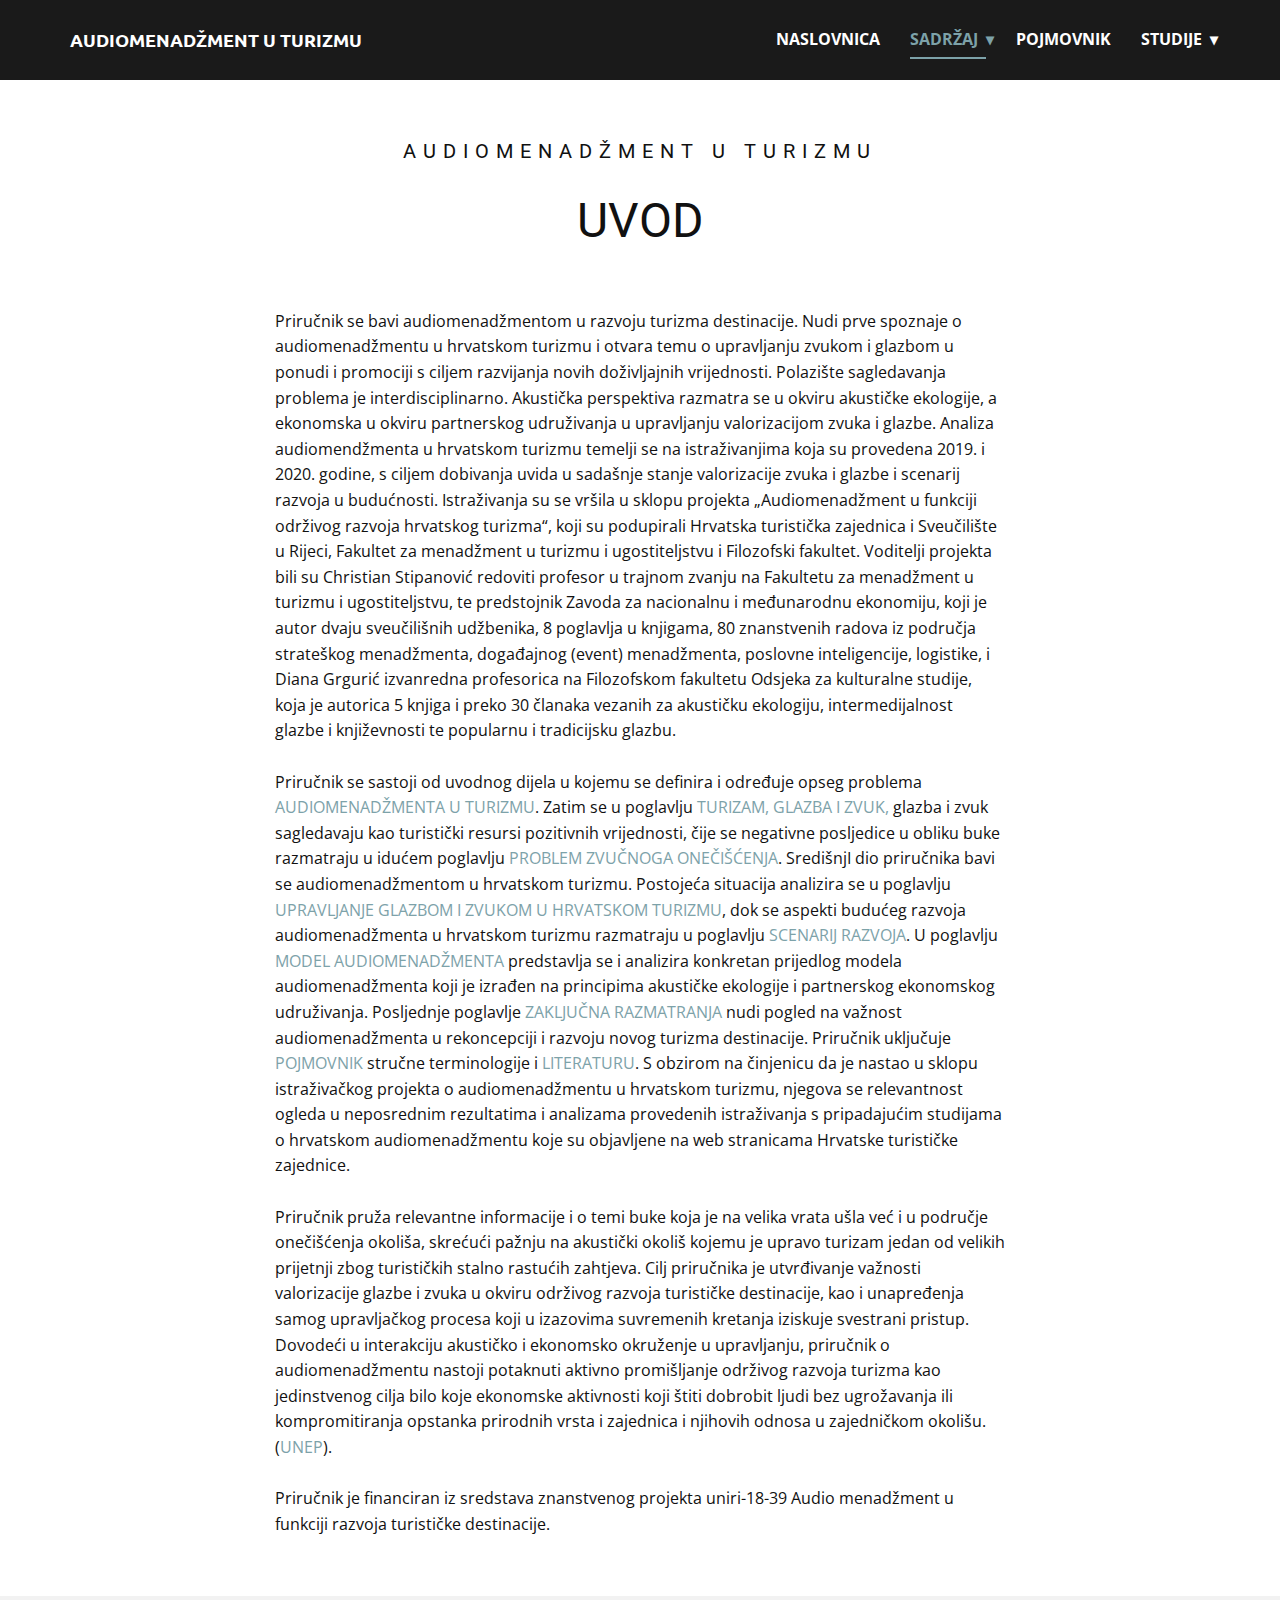
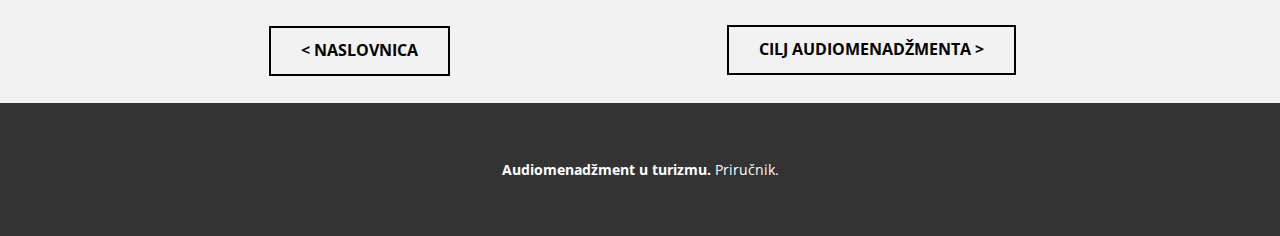
<file: Uvod.html>
<!DOCTYPE html>
<html style="font-size: 16px;" lang="hr">
  <head>
    <meta name="viewport" content="width=device-width, initial-scale=1.0">
    <meta charset="utf-8">
    <meta name="keywords" content="">
    <meta name="description" content="">
    <meta name="page_type" content="np-template-header-footer-from-plugin">
    <title>Uvod</title>
    <link rel="stylesheet" href="nicepage.css" media="screen">
<link rel="stylesheet" href="Uvod.css" media="screen">
    <script class="u-script" type="text/javascript" src="jquery.js" defer=""></script>
    <script class="u-script" type="text/javascript" src="nicepage.js" defer=""></script>
    <meta name="generator" content="Nicepage 4.5.4, nicepage.com">
    <link id="u-theme-google-font" rel="stylesheet" href="https://fonts.googleapis.com/css?family=Roboto:100,100i,300,300i,400,400i,500,500i,700,700i,900,900i|Open+Sans:300,300i,400,400i,500,500i,600,600i,700,700i,800,800i">
    <link id="u-page-google-font" rel="stylesheet" href="https://fonts.googleapis.com/css?family=Ubuntu:300,300i,400,400i,500,500i,700,700i">
    
    
    
    
    <script type="application/ld+json">{
		"@context": "http://schema.org",
		"@type": "Organization",
		"name": "Audiomenadžment u turizmu"
}</script>
    <meta name="theme-color" content="#7da2a9">
    <meta property="og:title" content="Uvod">
    <meta property="og:description" content="">
    <meta property="og:type" content="website">
  </head>
  <body class="u-body u-xl-mode"><header class="u-clearfix u-grey-90 u-header u-sticky u-sticky-2eb9 u-header" id="sec-9c25"><div class="u-clearfix u-sheet u-sheet-1">
        <nav class="u-dropdown-icon u-menu u-menu-dropdown u-offcanvas u-offcanvas-shift u-menu-1">
          <div class="menu-collapse" style="font-size: 1rem; letter-spacing: 0px; font-weight: 700; text-transform: uppercase;">
            <a class="u-border-2 u-border-white u-button-style u-custom-active-border-color u-custom-border u-custom-border-color u-custom-borders u-custom-hover-border-color u-custom-left-right-menu-spacing u-custom-padding-bottom u-custom-text-color u-custom-text-hover-color u-custom-top-bottom-menu-spacing u-file-icon u-gradient u-nav-link u-text-active-palette-1-base u-text-hover-palette-2-base u-text-white u-file-icon-1" href="#">
              <img src="images/18288591.png" alt="">
            </a>
          </div>
          <div class="u-custom-menu u-nav-container">
            <ul class="u-nav u-spacing-30 u-unstyled u-nav-1"><li class="u-nav-item"><a class="u-border-2 u-border-active-palette-1-base u-border-hover-palette-1-base u-border-no-left u-border-no-right u-border-no-top u-button-style u-nav-link u-text-active-palette-1-base u-text-hover-palette-1-light-2" href="Naslovnica.html" style="padding: 10px 0px;">Naslovnica</a>
</li><li class="u-nav-item"><a class="u-border-2 u-border-active-palette-1-base u-border-hover-palette-1-base u-border-no-left u-border-no-right u-border-no-top u-button-style u-nav-link u-text-active-palette-1-base u-text-hover-palette-1-light-2" style="padding: 10px 0px;">Sadržaj</a><div class="u-nav-popup"><ul class="u-h-spacing-20 u-nav u-unstyled u-v-spacing-10 u-nav-2"><li class="u-nav-item"><a class="u-button-style u-nav-link u-white" href="Uvod.html">Uvod</a>
</li><li class="u-nav-item"><a class="u-button-style u-nav-link u-white" href="Cilj_audiomenadzmenta.html">Cilj audiomenadžmenta</a>
</li><li class="u-nav-item"><a class="u-button-style u-nav-link u-white" href="Turizam_glazba_i_zvuk.html">Turizam, glazba i zvuk</a>
</li><li class="u-nav-item"><a class="u-button-style u-nav-link u-white" href="Problem_zvucnoga_oneciscenja.html">Problem zvučnoga onečišćenja</a>
</li><li class="u-nav-item"><a class="u-button-style u-nav-link u-white" href="Upravljanje_glazbom_i_zvukom.html">Upravljanje glazbom i zvukom</a>
</li><li class="u-nav-item"><a class="u-button-style u-nav-link u-white" href="Scenarij_razvoja.html">Scenarij razvoja</a>
</li><li class="u-nav-item"><a class="u-button-style u-nav-link u-white" href="Model_audiomenadzmenta.html">Model audiomenadžmenta</a>
</li><li class="u-nav-item"><a class="u-button-style u-nav-link u-white" href="Zakljucna_razmatranja.html">Zaključna razmatranja</a>
</li><li class="u-nav-item"><a class="u-button-style u-nav-link u-white" href="Literatura.html">Literatura</a>
</li></ul>
</div>
</li><li class="u-nav-item"><a class="u-border-2 u-border-active-palette-1-base u-border-hover-palette-1-base u-border-no-left u-border-no-right u-border-no-top u-button-style u-nav-link u-text-active-palette-1-base u-text-hover-palette-1-light-2" href="Pojmovnik.html" style="padding: 10px 0px;">Pojmovnik</a>
</li><li class="u-nav-item"><a class="u-border-2 u-border-active-palette-1-base u-border-hover-palette-1-base u-border-no-left u-border-no-right u-border-no-top u-button-style u-nav-link u-text-active-palette-1-base u-text-hover-palette-1-light-2" style="padding: 10px 0px;">Studije</a><div class="u-nav-popup"><ul class="u-h-spacing-20 u-nav u-unstyled u-v-spacing-10 u-nav-3"><li class="u-nav-item"><a class="u-button-style u-file-link u-nav-link u-white" href="files/UpravljanjeZvukomGlazbomHrvatskiTurizam_0.pdf" target="_blank">Istraživanje sadašnjeg stanja upravljanja zvukom i glazbom u hrvatskom turuzmu</a>
</li><li class="u-nav-item"><a class="u-button-style u-file-link u-nav-link u-white" href="files/Scenarijrazvoja-audiomenadment.pdf" target="_blank">Istraživanje budućeg stanja upravljanja zvukom i glazbom u hrvatskom turizmu</a>
</li></ul>
</div>
</li></ul>
          </div>
          <div class="u-custom-menu u-nav-container-collapse">
            <div class="u-black u-container-style u-inner-container-layout u-opacity u-opacity-95 u-sidenav">
              <div class="u-inner-container-layout u-sidenav-overflow">
                <div class="u-menu-close"></div>
                <ul class="u-align-center u-nav u-popupmenu-items u-unstyled u-nav-4"><li class="u-nav-item"><a class="u-button-style u-nav-link" href="Naslovnica.html" style="padding: 10px 0px;">Naslovnica</a>
</li><li class="u-nav-item"><a class="u-button-style u-nav-link" style="padding: 10px 0px;">Sadržaj</a><div class="u-nav-popup"><ul class="u-h-spacing-20 u-nav u-unstyled u-v-spacing-10 u-nav-5"><li class="u-nav-item"><a class="u-button-style u-nav-link" href="Uvod.html">Uvod</a>
</li><li class="u-nav-item"><a class="u-button-style u-nav-link" href="Cilj_audiomenadzmenta.html">Cilj audiomenadžmenta</a>
</li><li class="u-nav-item"><a class="u-button-style u-nav-link" href="Turizam_glazba_i_zvuk.html">Turizam, glazba i zvuk</a>
</li><li class="u-nav-item"><a class="u-button-style u-nav-link" href="Problem_zvucnoga_oneciscenja.html">Problem zvučnoga onečišćenja</a>
</li><li class="u-nav-item"><a class="u-button-style u-nav-link" href="Upravljanje_glazbom_i_zvukom.html">Upravljanje glazbom i zvukom</a>
</li><li class="u-nav-item"><a class="u-button-style u-nav-link" href="Scenarij_razvoja.html">Scenarij razvoja</a>
</li><li class="u-nav-item"><a class="u-button-style u-nav-link" href="Model_audiomenadzmenta.html">Model audiomenadžmenta</a>
</li><li class="u-nav-item"><a class="u-button-style u-nav-link" href="Zakljucna_razmatranja.html">Zaključna razmatranja</a>
</li><li class="u-nav-item"><a class="u-button-style u-nav-link" href="Literatura.html">Literatura</a>
</li></ul>
</div>
</li><li class="u-nav-item"><a class="u-button-style u-nav-link" href="Pojmovnik.html" style="padding: 10px 0px;">Pojmovnik</a>
</li><li class="u-nav-item"><a class="u-button-style u-nav-link" style="padding: 10px 0px;">Studije</a><div class="u-nav-popup"><ul class="u-h-spacing-20 u-nav u-unstyled u-v-spacing-10 u-nav-6"><li class="u-nav-item"><a class="u-button-style u-nav-link" href="files/UpravljanjeZvukomGlazbomHrvatskiTurizam_0.pdf" target="_blank">Istraživanje sadašnjeg stanja upravljanja zvukom i glazbom u hrvatskom turuzmu</a>
</li><li class="u-nav-item"><a class="u-button-style u-nav-link" href="files/Scenarijrazvoja-audiomenadment.pdf" target="_blank">Istraživanje budućeg stanja upravljanja zvukom i glazbom u hrvatskom turizmu</a>
</li></ul>
</div>
</li></ul>
              </div>
            </div>
            <div class="u-black u-menu-overlay u-opacity u-opacity-70"></div>
          </div>
        </nav>
        <h3 class="u-text u-text-default u-text-1">Audiomenadžment u turizmu</h3>
      </div><style class="u-sticky-style" data-style-id="2eb9">.u-sticky-fixed.u-sticky-2eb9, .u-body.u-sticky-fixed .u-sticky-2eb9 {
box-shadow: 0 -2px 8px 0 rgba(128,128,128,1) !important
}</style></header>
    <section class="u-align-center u-clearfix u-section-1" id="sec-52e6">
      <div class="u-clearfix u-sheet u-sheet-1">
        <h5 class="u-text u-text-1">Audiomenadžment u turizmu</h5>
        <h1 class="u-align-center u-text u-text-2">UVOD</h1>
        <p class="u-align-left u-text u-text-3"> Priručnik se bavi
audiomenadžmentom u razvoju turizma destinacije. Nudi prve spoznaje o audiomenadžmentu
u hrvatskom turizmu i otvara temu o upravljanju zvukom i glazbom u ponudi i
promociji s ciljem razvijanja novih doživljajnih vrijednosti. Polazište
sagledavanja problema je interdisciplinarno. Akustička perspektiva razmatra se
u okviru akustičke ekologije, a ekonomska u okviru partnerskog udruživanja u
upravljanju valorizacijom zvuka i glazbe. Analiza audiomendžmenta u hrvatskom
turizmu temelji se na istraživanjima koja su provedena 2019. i 2020. godine, s
ciljem dobivanja uvida u sadašnje stanje valorizacije zvuka i glazbe i scenarij
razvoja u budućnosti. Istraživanja su se vršila u sklopu projekta
„Audiomenadžment u funkciji održivog razvoja hrvatskog turizma“, koji su
podupirali Hrvatska turistička zajednica i Sveučilište u Rijeci, Fakultet za
menadžment u turizmu i ugostiteljstvu i Filozofski fakultet. Voditelji projekta
bili su Christian Stipanović redoviti profesor u trajnom zvanju na Fakultetu za
menadžment u turizmu i ugostiteljstvu, te predstojnik Zavoda za nacionalnu i
međunarodnu ekonomiju, koji je autor dvaju sveučilišnih udžbenika, 8 poglavlja
u knjigama, 80 znanstvenih radova iz područja strateškog menadžmenta,
događajnog (event) menadžmenta, poslovne inteligencije, logistike, i Diana
Grgurić izvanredna profesorica na Filozofskom fakultetu Odsjeka za kulturalne
studije, koja je autorica 5 knjiga i preko 30 članaka vezanih za akustičku
ekologiju, intermedijalnost glazbe i književnosti te popularnu i tradicijsku
glazbu.&nbsp; &nbsp;<br>
          <br> Priručnik se sastoji od uvodnog dijela u kojemu se definira i
određuje opseg problema <a href="Cilj_audiomenadzmenta.html" data-page-id="725313359" class="u-border-1 u-border-active-palette-2-base u-border-hover-palette-1-base u-btn u-button-link u-button-style u-none u-text-palette-1-base u-btn-1">AUDIOMENADŽMENTA U TURIZMU</a>. Zatim se u poglavlju <a href="Turizam_glazba_i_zvuk.html" data-page-id="12625921" class="u-border-1 u-border-active-palette-2-base u-border-hover-palette-1-base u-btn u-button-link u-button-style u-none u-text-palette-1-base u-btn-2">TURIZAM, GLAZBA I ZVUK,</a> glazba i zvuk sagledavaju kao turistički resursi
pozitivnih vrijednosti, čije se negativne posljedice u obliku buke&nbsp; razmatraju u idućem poglavlju&nbsp;<a href="Problem_zvucnoga_oneciscenja.html" data-page-id="95710052" class="u-border-1 u-border-active-palette-2-base u-border-hover-palette-1-base u-btn u-button-link u-button-style u-none u-text-palette-1-base u-btn-3">PROBLEM ZVUČNOGA ONEČIŠĆENJA</a>. SredišnjI dio priručnika bavi se audiomenadžmentom u hrvatskom
turizmu. Postojeća situacija analizira se u poglavlju <a href="Upravljanje_glazbom_i_zvukom.html" data-page-id="18617734" class="u-border-1 u-border-active-palette-2-base u-border-hover-palette-1-base u-btn u-button-link u-button-style u-none u-text-palette-1-base u-btn-4">UPRAVLJANJE GLAZBOM I ZVUKOM U HRVATSKOM TURIZMU</a>, dok se aspekti budućeg razvoja audiomenadžmenta u
hrvatskom turizmu razmatraju u poglavlju<a href="Scenarij_razvoja.html" data-page-id="1715617075" class="u-border-1 u-border-active-palette-2-base u-border-hover-palette-1-base u-btn u-button-link u-button-style u-none u-text-palette-1-base u-btn-5"> SCENARIJ RAZVOJA</a>. U poglavlju <a href="Model_audiomenadzmenta.html" data-page-id="5906785" class="u-border-1 u-border-active-palette-2-base u-border-hover-palette-1-base u-btn u-button-link u-button-style u-none u-text-palette-1-base u-btn-6">MODEL AUDIOMENADŽMENTA</a> predstavlja se i analizira konkretan prijedlog modela
audiomenadžmenta koji je izrađen na principima akustičke ekologije i
partnerskog ekonomskog udruživanja. Posljednje poglavlje <a href="Zakljucna_razmatranja.html" data-page-id="164466834" class="u-border-1 u-border-active-palette-2-base u-border-hover-palette-1-base u-btn u-button-link u-button-style u-none u-text-palette-1-base u-btn-7">ZAKLJUČNA RAZMATRANJA</a> nudi pogled na važnost audiomenadžmenta u rekoncepciji i razvoju novog turizma
destinacije. Priručnik uključuje <a href="Pojmovnik.html" data-page-id="804111567" class="u-border-1 u-border-active-palette-2-base u-border-hover-palette-1-base u-btn u-button-link u-button-style u-none u-text-palette-1-base u-btn-8">POJMOVNIK</a> stručne terminologije i <a href="Literatura.html" data-page-id="5464499" class="u-border-1 u-border-active-palette-2-base u-border-hover-palette-1-base u-btn u-button-link u-button-style u-none u-text-palette-1-base u-btn-9">LITERATURU</a>.
S obzirom na činjenicu da je nastao u sklopu istraživačkog projekta o audiomenadžmentu
u hrvatskom turizmu, njegova se relevantnost ogleda u neposrednim rezultatima i
analizama provedenih istraživanja s pripadajućim
studijama o hrvatskom audiomenadžmentu koje su objavljene na web stranicama Hrvatske turističke zajednice.&nbsp;&nbsp;<br>
          <br>Priručnik pruža relevantne
informacije i o temi buke koja je na velika vrata ušla već i u područje
onečišćenja okoliša, skrećući pažnju na akustički okoliš kojemu je upravo
turizam jedan od velikih prijetnji zbog turističkih stalno rastućih zahtjeva.
Cilj priručnika je utvrđivanje
važnosti valorizacije glazbe i zvuka u okviru održivog razvoja turističke
destinacije, kao i unapređenja samog upravljačkog procesa koji u izazovima
suvremenih kretanja iziskuje svestrani pristup. Dovodeći u interakciju
akustičko i ekonomsko okruženje u upravljanju, priručnik o audiomenadžmentu
nastoji potaknuti aktivno promišljanje održivog razvoja turizma kao
jedinstvenog cilja bilo koje ekonomske aktivnosti koji štiti dobrobit ljudi bez
ugrožavanja ili kompromitiranja opstanka prirodnih vrsta i zajednica i njihovih
odnosa u zajedničkom okolišu. (<a href="https://www.unep.org/regions/asia-and-pacific/regional-initiatives/supporting-resource-efficiency/asia-pacific-roadmap-3" class="u-active-none u-border-none u-btn u-button-link u-button-style u-hover-none u-none u-text-palette-1-base u-btn-10" target="_blank">UNEP</a>).&nbsp;&nbsp;<br>
          <br>Priručnik je financiran iz sredstava znanstvenog projekta uniri-18-39 Audio menadžment u funkciji razvoja turističke destinacije.<br>
        </p>
      </div>
    </section>
    <section class="u-clearfix u-grey-5 u-section-2" id="sec-0da2">
      <div class="u-clearfix u-sheet u-sheet-1">
        <a href="Cilj_audiomenadzmenta.html" data-page-id="725313359" class="u-border-2 u-border-black u-btn u-button-style u-hover-black u-none u-text-black u-text-hover-white u-btn-1">Cilj audiomenadžmenta &gt;</a>
        <a href="Naslovnica.html" data-page-id="215051300" class="u-border-2 u-border-black u-btn u-button-style u-hover-black u-none u-text-black u-text-hover-white u-btn-2">&lt; Naslovnica</a>
      </div>
    </section>
    
    
    
    <footer class="u-clearfix u-footer u-grey-80" id="sec-7b44"><div class="u-clearfix u-sheet u-sheet-1">
        <div class="u-align-center u-container-style u-group u-group-1">
          <div class="u-container-layout u-valign-middle u-container-layout-1">
            <p class="u-small-text u-text u-text-variant u-text-1">
              <span style="font-weight: 700;">Audiomenadžment u turizmu.</span>&nbsp;Priručnik.
            </p>
          </div>
        </div>
      </div></footer>
  </body>
</html>
</file>
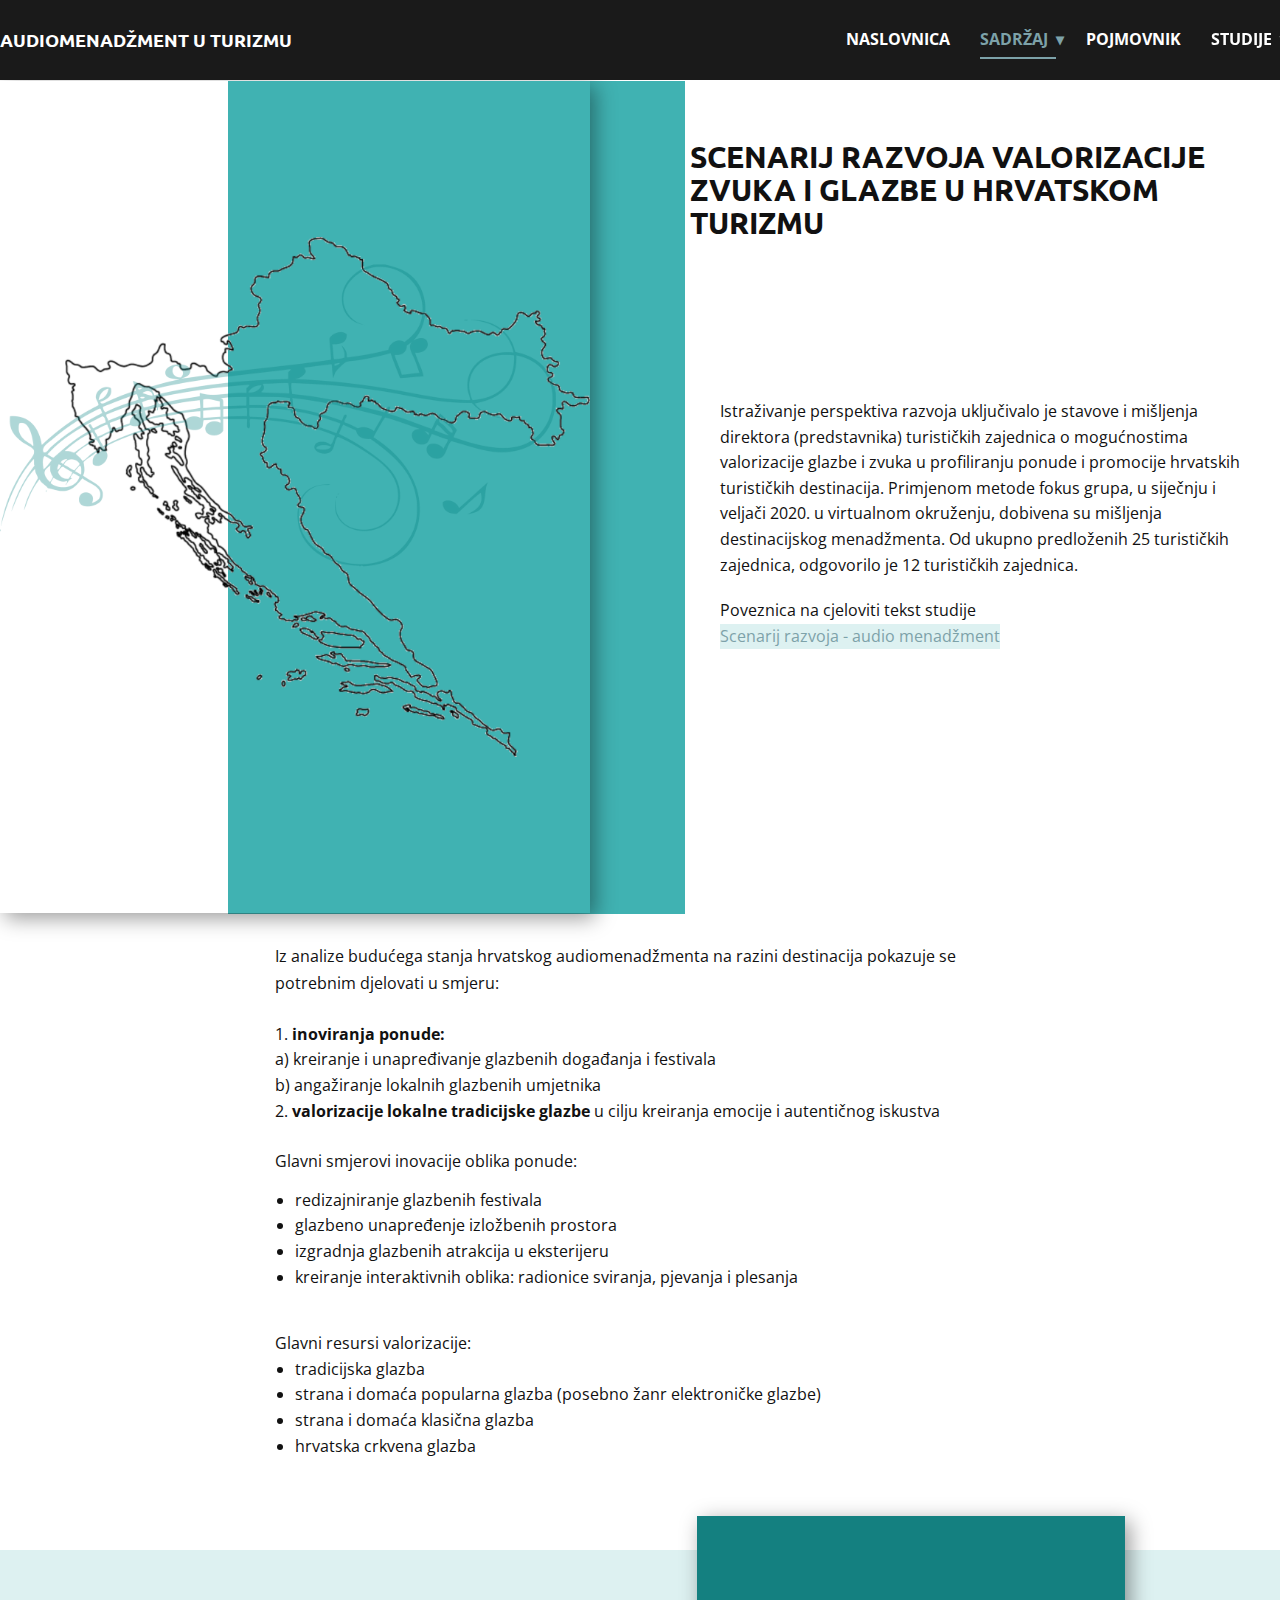
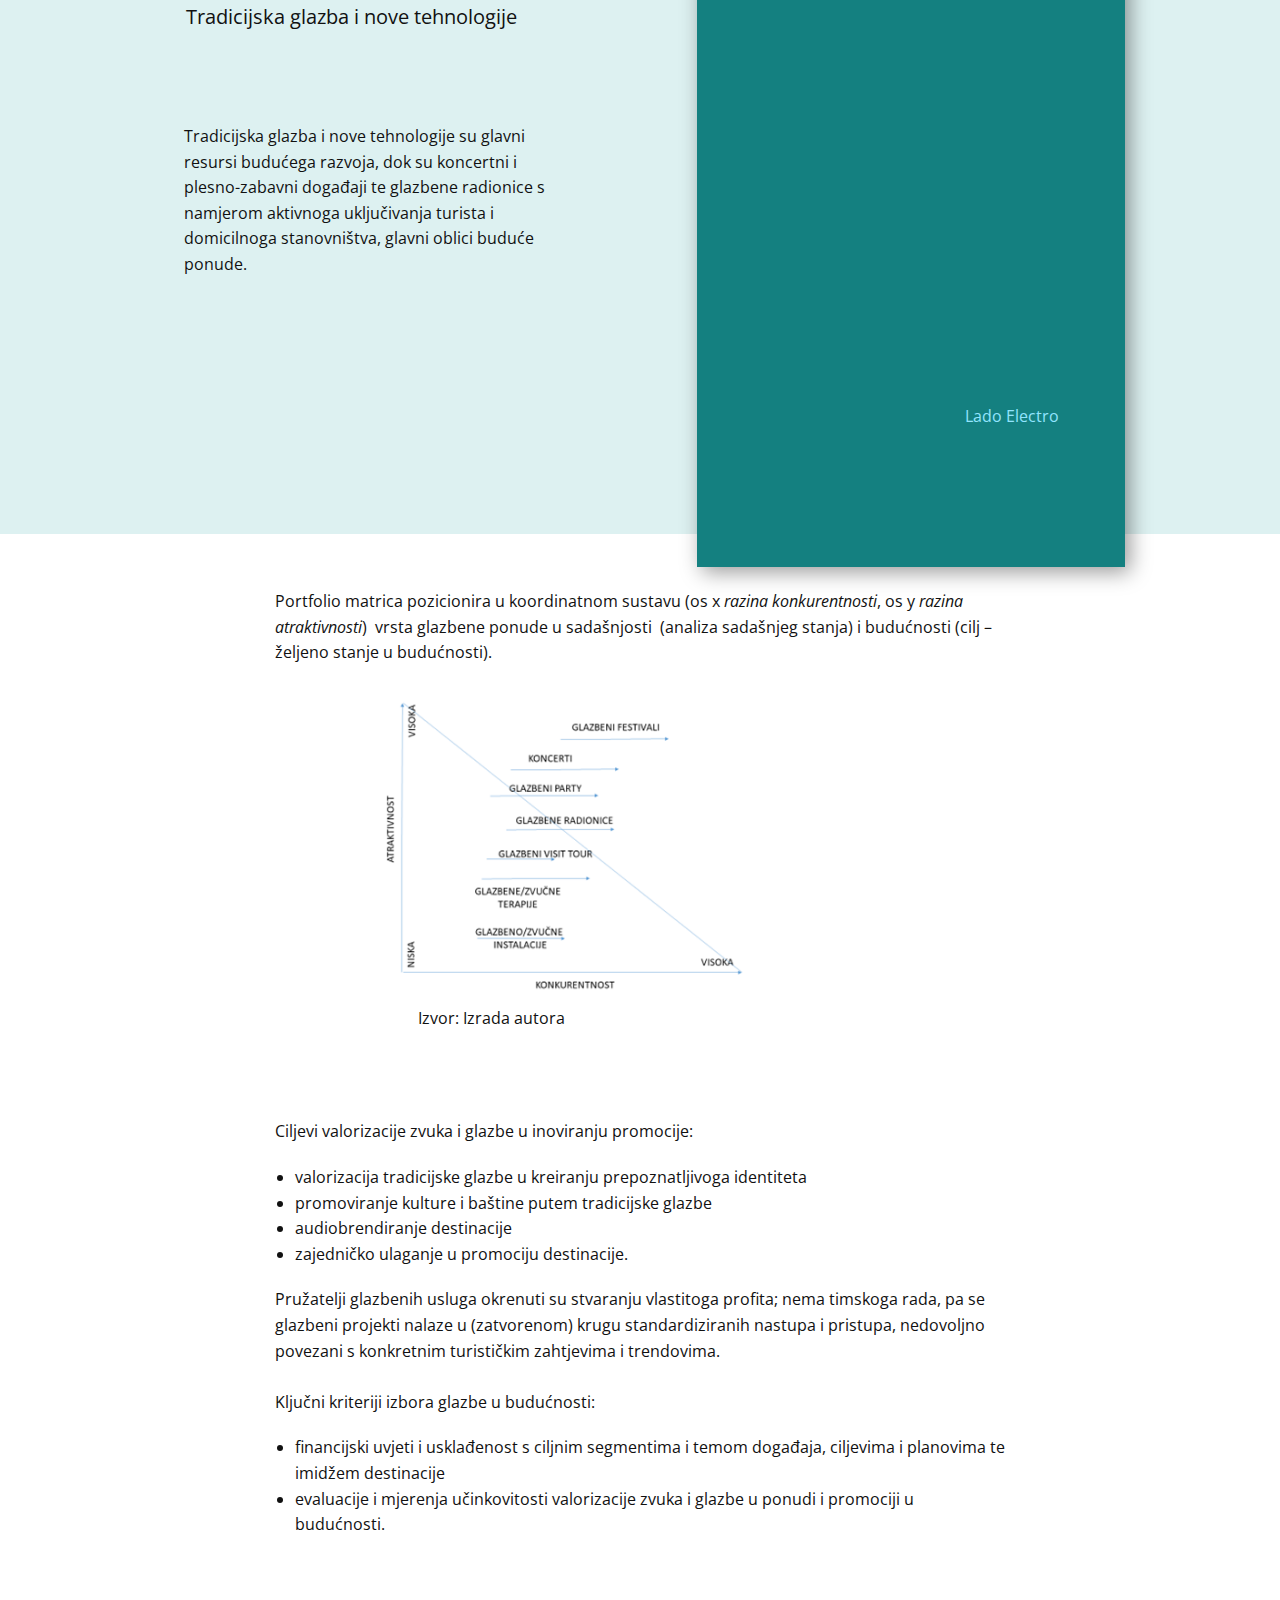
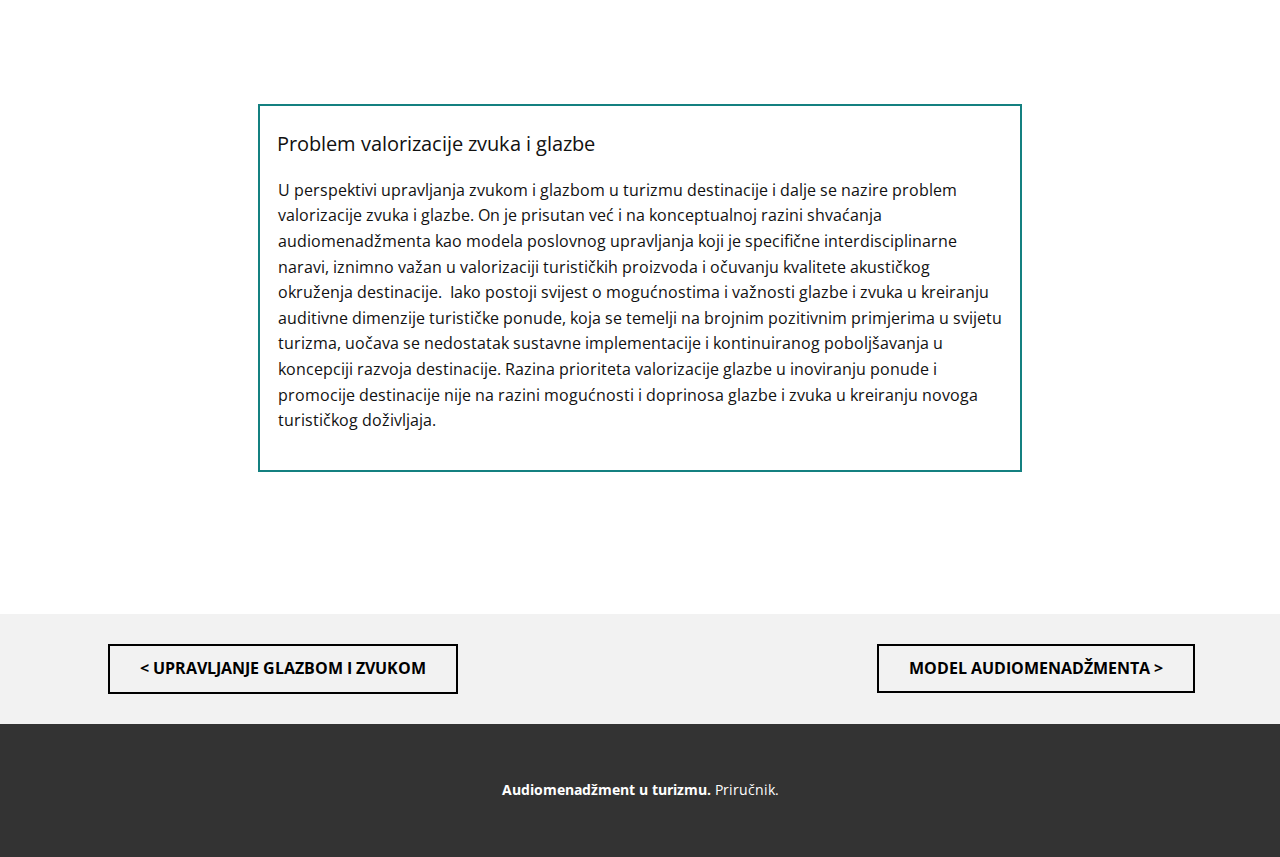
<file: Valorizacija-zvuka-i-glazbe.html>
<!DOCTYPE html>
<html style="font-size: 16px;" lang="hr">
  <head>
    <meta name="viewport" content="width=device-width, initial-scale=1.0">
    <meta charset="utf-8">
    <meta name="keywords" content="​Scenarij razvoja valorizacije zvuka i glazbe u hrvatskom turizmu">
    <meta name="description" content="">
    <meta name="page_type" content="np-template-header-footer-from-plugin">
    <title>Valorizacija zvuka i glazbe</title>
    <link rel="stylesheet" href="nicepage.css" media="screen">
<link rel="stylesheet" href="Valorizacija-zvuka-i-glazbe.css" media="screen">
    <script class="u-script" type="text/javascript" src="jquery.js" defer=""></script>
    <script class="u-script" type="text/javascript" src="nicepage.js" defer=""></script>
    <meta name="generator" content="Nicepage 4.2.6, nicepage.com">
    <link id="u-theme-google-font" rel="stylesheet" href="https://fonts.googleapis.com/css?family=Roboto:100,100i,300,300i,400,400i,500,500i,700,700i,900,900i|Open+Sans:300,300i,400,400i,600,600i,700,700i,800,800i">
    <link id="u-page-google-font" rel="stylesheet" href="https://fonts.googleapis.com/css?family=Ubuntu:300,300i,400,400i,500,500i,700,700i|Open+Sans:300,300i,400,400i,600,600i,700,700i,800,800i|Ubuntu:300,300i,400,400i,500,500i,700,700i">
    
    
    
    
    
    
    
    
    <script type="application/ld+json">{
		"@context": "http://schema.org",
		"@type": "Organization",
		"name": "Audiomenadžment u turizmu"
}</script>
    <meta name="theme-color" content="#7da2a9">
    <meta property="og:title" content="Valorizacija zvuka i glazbe">
    <meta property="og:description" content="">
    <meta property="og:type" content="website">
  </head>
  <body class="u-body"><header class="u-clearfix u-grey-90 u-header u-sticky u-sticky-2eb9 u-header" id="sec-9c25"><div class="u-clearfix u-sheet u-sheet-1">
        <nav class="u-dropdown-icon u-menu u-menu-dropdown u-offcanvas u-menu-1">
          <div class="menu-collapse" style="font-size: 1rem; letter-spacing: 0px; font-weight: 700; text-transform: uppercase;">
            <a class="u-button-style u-custom-active-border-color u-custom-border u-custom-border-color u-custom-borders u-custom-hover-border-color u-custom-left-right-menu-spacing u-custom-padding-bottom u-custom-text-color u-custom-text-hover-color u-custom-top-bottom-menu-spacing u-nav-link u-text-active-palette-1-base u-text-hover-palette-2-base" href="#">
              <svg viewBox="0 0 24 24"><use xmlns:xlink="http://www.w3.org/1999/xlink" xlink:href="#menu-hamburger"></use></svg>
              <svg version="1.1" xmlns="http://www.w3.org/2000/svg" xmlns:xlink="http://www.w3.org/1999/xlink"><defs><symbol id="menu-hamburger" viewBox="0 0 16 16" style="width: 16px; height: 16px;"><rect y="1" width="16" height="2"></rect><rect y="7" width="16" height="2"></rect><rect y="13" width="16" height="2"></rect>
</symbol>
</defs></svg>
            </a>
          </div>
          <div class="u-custom-menu u-nav-container">
            <ul class="u-nav u-spacing-30 u-unstyled u-nav-1"><li class="u-nav-item"><a class="u-border-2 u-border-active-palette-1-base u-border-hover-palette-1-base u-border-no-left u-border-no-right u-border-no-top u-button-style u-nav-link u-text-active-palette-1-base u-text-hover-palette-1-light-2" href="Naslovnica.html" style="padding: 10px 0px;">Naslovnica</a>
</li><li class="u-nav-item"><a class="u-border-2 u-border-active-palette-1-base u-border-hover-palette-1-base u-border-no-left u-border-no-right u-border-no-top u-button-style u-nav-link u-text-active-palette-1-base u-text-hover-palette-1-light-2" style="padding: 10px 0px;">Sadržaj</a><div class="u-nav-popup"><ul class="u-h-spacing-20 u-nav u-unstyled u-v-spacing-10 u-nav-2"><li class="u-nav-item"><a class="u-button-style u-nav-link u-white" href="Cilj-audiomenadžmenta.html">Cilj audiomenadžmenta</a>
</li><li class="u-nav-item"><a class="u-button-style u-nav-link u-white" href="Turizam-glazba-i-zvuk.html">Turizam, glazba i zvuk</a>
</li><li class="u-nav-item"><a class="u-button-style u-nav-link u-white" href="Problem-zvučnoga-onečišćenja.html">Problem zvučnoga onečišćenja</a>
</li><li class="u-nav-item"><a class="u-button-style u-nav-link u-white" href="Upravljanje-glazbom-i-zvukom.html">Upravljanje glazbom i zvukom</a>
</li><li class="u-nav-item"><a class="u-button-style u-nav-link u-white" href="Valorizacija-zvuka-i-glazbe.html">Valorizacija zvuka i glazbe</a>
</li><li class="u-nav-item"><a class="u-button-style u-nav-link u-white" href="Model-audiomenadžmenta.html">Model audiomenadžmenta</a>
</li><li class="u-nav-item"><a class="u-button-style u-nav-link u-white" href="Zaključna-razmatranja.html">Zaključna razmatranja</a>
</li><li class="u-nav-item"><a class="u-button-style u-nav-link u-white" href="Literatura.html">Literatura</a>
</li></ul>
</div>
</li><li class="u-nav-item"><a class="u-border-2 u-border-active-palette-1-base u-border-hover-palette-1-base u-border-no-left u-border-no-right u-border-no-top u-button-style u-nav-link u-text-active-palette-1-base u-text-hover-palette-1-light-2" href="Pojmovnik.html" style="padding: 10px 0px;">Pojmovnik</a>
</li><li class="u-nav-item"><a class="u-border-2 u-border-active-palette-1-base u-border-hover-palette-1-base u-border-no-left u-border-no-right u-border-no-top u-button-style u-nav-link u-text-active-palette-1-base u-text-hover-palette-1-light-2" style="padding: 10px 0px;">Studije</a><div class="u-nav-popup"><ul class="u-h-spacing-20 u-nav u-unstyled u-v-spacing-10 u-nav-3"><li class="u-nav-item"><a class="u-button-style u-file-link u-nav-link u-white" href="files/UpravljanjeZvukomGlazbomHrvatskiTurizam_0.pdf" target="_blank">Istraživanje sadašnjeg stanja upravljanja zvukom i glazbom u hrvatskom turuzmu</a>
</li><li class="u-nav-item"><a class="u-button-style u-file-link u-nav-link u-white" href="files/Scenarijrazvoja-audiomenadment.pdf" target="_blank">Istraživanje budućeg stanja upravljanje zvukom i glazbom u hrvatskom turizmu</a>
</li></ul>
</div>
</li></ul>
          </div>
          <div class="u-custom-menu u-nav-container-collapse">
            <div class="u-black u-container-style u-inner-container-layout u-opacity u-opacity-95 u-sidenav">
              <div class="u-inner-container-layout u-sidenav-overflow">
                <div class="u-menu-close"></div>
                <ul class="u-align-center u-nav u-popupmenu-items u-unstyled u-nav-4"><li class="u-nav-item"><a class="u-button-style u-nav-link" href="Naslovnica.html" style="padding: 10px 0px;">Naslovnica</a>
</li><li class="u-nav-item"><a class="u-button-style u-nav-link" style="padding: 10px 0px;">Sadržaj</a><div class="u-nav-popup"><ul class="u-h-spacing-20 u-nav u-unstyled u-v-spacing-10 u-nav-5"><li class="u-nav-item"><a class="u-button-style u-nav-link" href="Cilj-audiomenadžmenta.html">Cilj audiomenadžmenta</a>
</li><li class="u-nav-item"><a class="u-button-style u-nav-link" href="Turizam-glazba-i-zvuk.html">Turizam, glazba i zvuk</a>
</li><li class="u-nav-item"><a class="u-button-style u-nav-link" href="Problem-zvučnoga-onečišćenja.html">Problem zvučnoga onečišćenja</a>
</li><li class="u-nav-item"><a class="u-button-style u-nav-link" href="Upravljanje-glazbom-i-zvukom.html">Upravljanje glazbom i zvukom</a>
</li><li class="u-nav-item"><a class="u-button-style u-nav-link" href="Valorizacija-zvuka-i-glazbe.html">Valorizacija zvuka i glazbe</a>
</li><li class="u-nav-item"><a class="u-button-style u-nav-link" href="Model-audiomenadžmenta.html">Model audiomenadžmenta</a>
</li><li class="u-nav-item"><a class="u-button-style u-nav-link" href="Zaključna-razmatranja.html">Zaključna razmatranja</a>
</li><li class="u-nav-item"><a class="u-button-style u-nav-link" href="Literatura.html">Literatura</a>
</li></ul>
</div>
</li><li class="u-nav-item"><a class="u-button-style u-nav-link" href="Pojmovnik.html" style="padding: 10px 0px;">Pojmovnik</a>
</li><li class="u-nav-item"><a class="u-button-style u-nav-link" style="padding: 10px 0px;">Studije</a><div class="u-nav-popup"><ul class="u-h-spacing-20 u-nav u-unstyled u-v-spacing-10 u-nav-6"><li class="u-nav-item"><a class="u-button-style u-nav-link" href="files/UpravljanjeZvukomGlazbomHrvatskiTurizam_0.pdf" target="_blank">Istraživanje sadašnjeg stanja upravljanja zvukom i glazbom u hrvatskom turuzmu</a>
</li><li class="u-nav-item"><a class="u-button-style u-nav-link" href="files/Scenarijrazvoja-audiomenadment.pdf" target="_blank">Istraživanje budućeg stanja upravljanje zvukom i glazbom u hrvatskom turizmu</a>
</li></ul>
</div>
</li></ul>
              </div>
            </div>
            <div class="u-black u-menu-overlay u-opacity u-opacity-70"></div>
          </div>
        </nav>
        <h3 class="u-text u-text-default u-text-1">Audiomenadžment u turizmu</h3>
      </div><style class="u-sticky-style" data-style-id="2eb9">.u-sticky-fixed.u-sticky-2eb9, .u-body.u-sticky-fixed .u-sticky-2eb9 {
box-shadow: 0 -2px 8px 0 rgba(128,128,128,1) !important
}</style></header>
    <section class="u-clearfix u-section-1" id="sec-f301">
      <div class="u-clearfix u-sheet u-valign-middle u-sheet-1">
        <div class="u-custom-color-2 u-shape u-shape-rectangle u-shape-1"></div>
        <div class="u-clearfix u-expanded-width u-gutter-100 u-layout-wrap u-layout-wrap-1">
          <div class="u-gutter-0 u-layout">
            <div class="u-layout-row">
              <div class="u-size-30">
                <div class="u-layout-col">
                  <div class="u-container-style u-image u-image-contain u-layout-cell u-size-60 u-image-1" data-image-width="2334" data-image-height="2057">
                    <div class="u-container-layout u-valign-middle u-container-layout-1"></div>
                  </div>
                </div>
              </div>
              <div class="u-size-30">
                <div class="u-layout-col">
                  <div class="u-align-left u-container-style u-layout-cell u-size-20 u-layout-cell-2">
                    <div class="u-container-layout u-valign-middle-xl u-container-layout-2">
                      <h2 class="u-text u-text-1"> SCENARIJ RAZVOJA VALORIZACIJE ZVUKA I GLAZBE U HRVATSKOM TURIZMU</h2>
                    </div>
                  </div>
                  <div class="u-container-style u-layout-cell u-size-20 u-white u-layout-cell-3">
                    <div class="u-container-layout u-valign-middle-xl u-container-layout-3">
                      <p class="u-text u-text-2"> Istraživanje perspektiva razvoja uključivalo je
stavove i mišljenja direktora (predstavnika) turističkih zajednica o
mogućnostima valorizacije glazbe i zvuka u profiliranju ponude i promocije
hrvatskih turističkih destinacija. Primjenom metode fokus grupa, u siječnju i
veljači 2020. u virtualnom okruženju, dobivena su mišljenja destinacijskog
menadžmenta. Od ukupno predloženih 25 turističkih zajednica, odgovorilo je 12
turističkih zajednica.</p>
                      <p class="u-text u-text-3"> Poveznica na cjeloviti tekst studije <i>
                          <a href="files/Scenarijrazvoja-audiomenadment.pdf" target="_blank" class="u-active-none u-border-none u-btn u-button-style u-custom-color-4 u-file-link u-hover-none u-text-palette-1-base u-btn-1">Scenarij razvoja - audio menadžment</a></i>
                      </p>
                    </div>
                  </div>
                  <div class="u-container-style u-hidden-lg u-layout-cell u-size-20 u-layout-cell-4">
                    <div class="u-container-layout u-container-layout-4"></div>
                  </div>
                </div>
              </div>
            </div>
          </div>
        </div>
      </div>
    </section>
    <section class="u-clearfix u-section-2" id="sec-5bf7">
      <div class="u-clearfix u-sheet u-sheet-1">
        <p class="u-text u-text-1"><span class="u-icon"></span> Iz analize budućega stanja hrvatskog audiomenadžmenta
na razini destinacija pokazuje se potrebnim djelovati u smjeru:&nbsp;<br>
          <br>1.&nbsp;<span style="font-weight: 700;">inoviranja ponude:&nbsp;</span>
          <br>a) kreiranje i unapređivanje
glazbenih događanja i festivala<br>b) angažiranje lokalnih glazbenih umjetnika&nbsp;<br>2.&nbsp;<span style="font-weight: 700;">valorizacije lokalne tradicijske glazbe</span> u
cilju kreiranja emocije i autentičnog iskustva
        </p>
        <p class="u-align-left u-text u-text-2">Glavni smjerovi inovacije oblika ponude: <!--[if !supportLists]-->&nbsp;<br>
        </p>
        <ul class="u-align-justify u-text u-text-3">
          <li> redizajniranje glazbenih festivala</li>
          <li>glazbeno unapređenje izložbenih prostora</li>
          <li>izgradnja glazbenih atrakcija u eksterijeru</li>
          <li>kreiranje
interaktivnih oblika: radionice sviranja, pjevanja i plesanja
&nbsp;
&nbsp; </li>
        </ul>
        <p class="u-align-justify u-text u-text-4"> Glavni resursi valorizacije:</p>
        <ul class="u-align-justify u-text u-text-5">
          <li>tradicijska glazba</li>
          <li> strana i domaća popularna glazba (posebno žanr
elektroničke glazbe)</li>
          <li> strana i domaća klasična glazba</li>
          <li> hrvatska crkvena glazba</li>
        </ul>
      </div>
    </section>
    <section class="skrollable u-align-center u-clearfix u-custom-color-4 u-section-3" id="carousel_9526">
      <div class="u-clearfix u-sheet u-sheet-1">
        <div class="u-clearfix u-expanded-width-md u-expanded-width-sm u-expanded-width-xs u-layout-wrap u-layout-wrap-1">
          <div class="u-layout">
            <div class="u-layout-row">
              <div class="u-align-left u-container-style u-layout-cell u-left-cell u-size-26 u-layout-cell-1">
                <div class="u-container-layout u-valign-middle-md u-valign-middle-sm u-container-layout-1">
                  <p class="u-large-text u-text u-text-body-color u-text-variant u-text-1"> Tradicijska glazba&nbsp;i nove tehnologije </p>
                  <p class="u-text u-text-body-color u-text-2"> Tradicijska glazba i nove tehnologije su
glavni resursi budućega razvoja, dok su koncertni i plesno-zabavni događaji te
glazbene radionice s namjerom aktivnoga uključivanja turista i domicilnoga
stanovništva, glavni oblici buduće ponude.&nbsp;</p>
                </div>
              </div>
              <div class="u-align-right u-container-style u-layout-cell u-right-cell u-size-34 u-layout-cell-2">
                <div class="u-container-layout u-container-layout-2">
                  <div class="u-custom-color-3 u-shape u-shape-rectangle u-shape-1"></div>
                  <div class="u-clearfix u-custom-html u-custom-html-1">
                    <iframe width="100%" height="350" src="https://www.youtube.com/embed/Gmv7KNmNypE" title="YouTube video player" frameborder="0" allow="accelerometer; autoplay; clipboard-write; encrypted-media; gyroscope; picture-in-picture" allowfullscreen=""></iframe>
                  </div>
                  <p class="u-text u-text-palette-4-base u-text-3">Lado Electro</p>
                </div>
              </div>
            </div>
          </div>
        </div>
      </div>
    </section>
    <section class="u-clearfix u-section-4" id="carousel_52cb">
      <div class="u-clearfix u-sheet u-sheet-1">
        <p class="u-align-left u-text u-text-1"> Portfolio matrica pozicionira u koordinatnom sustavu (os
x <i>razina konkurentnosti</i>, os y <i>razina atraktivnosti</i>) &nbsp;vrsta glazbene ponude u sadašnjosti &nbsp;(analiza sadašnjeg stanja) i budućnosti (cilj
– željeno stanje u budućnosti).&nbsp;<br>
        </p>
        <img class="u-image u-image-default u-image-1" src="images/Slika101.png" alt="" data-image-width="627" data-image-height="353">
        <p class="u-align-left u-text u-text-2"> Izvor: Izrada autora</p>
        <p class="u-align-left u-text u-text-3"> Ciljevi valorizacije zvuka i glazbe u
inoviranju promocije:</p>
        <ul class="u-align-left u-text u-text-4">
          <li> valorizacija tradicijske glazbe u kreiranju
prepoznatljivoga identiteta</li>
          <li><!--[endif]-->promoviranje kulture i baštine putem tradicijske glazbe&nbsp;</li>
          <li><!--[endif]-->audiobrendiranje destinacije</li>
          <li><!--[endif]-->zajedničko ulaganje u promociju destinacije.</li>
        </ul>
        <p class="u-align-left u-text u-text-5">Pružatelji glazbenih usluga okrenuti su stvaranju vlastitoga profita;
  nema timskoga rada, pa se glazbeni projekti nalaze u (zatvorenom) krugu standardiziranih
  nastupa i pristupa, nedovoljno povezani s konkretnim turističkim zahtjevima i
  trendovima.&nbsp;<br>&nbsp; &nbsp; &nbsp; &nbsp; <br>Ključni kriteriji izbora glazbe u budućnosti:
        </p>
        <ul class="u-align-left u-text u-text-6">
          <li> financijski uvjeti i usklađenost s ciljnim segmentima i
temom događaja, ciljevima i planovima te imidžem destinacije</li>
          <li><!--[endif]-->evaluacije i mjerenja učinkovitosti valorizacije zvuka i
glazbe u ponudi i promociji u budućnosti.</li>
        </ul>
      </div>
    </section>
    <section class="skrollable u-align-center u-clearfix u-image u-parallax u-section-5" id="sec-ba68" data-image-width="1280" data-image-height="854">
      <div class="u-clearfix u-sheet u-valign-middle-lg u-valign-middle-md u-valign-middle-sm u-valign-middle-xl u-sheet-1">
        <div class="u-clearfix u-expanded-width-md u-expanded-width-sm u-expanded-width-xs u-layout-wrap u-layout-wrap-1">
          <div class="u-layout">
            <div class="u-layout-row">
              <div class="u-align-left u-container-style u-layout-cell u-left-cell u-size-60 u-layout-cell-1">
                <div class="u-container-layout u-container-layout-1">
                  <div class="u-expanded-height-lg u-expanded-height-md u-expanded-height-sm u-expanded-height-xl u-gradient u-shape u-shape-rectangle u-shape-1"></div>
                  <div class="u-border-2 u-border-custom-color-3 u-container-style u-expanded-width-sm u-expanded-width-xs u-group u-opacity u-opacity-85 u-shape-rectangle u-white u-group-1">
                    <div class="u-container-layout u-container-layout-2">
                      <p class="u-large-text u-text u-text-body-color u-text-variant u-text-1"> Problem valorizacije zvuka i glazb​e </p>
                      <p class="u-text u-text-body-color u-text-2"> U perspektivi upravljanja zvukom i glazbom u turizmu
destinacije i dalje se nazire problem valorizacije zvuka i glazbe. On je
prisutan već i na konceptualnoj razini shvaćanja audiomenadžmenta kao modela poslovnog
upravljanja koji je specifične interdisciplinarne naravi, iznimno važan u
valorizaciji turističkih proizvoda i očuvanju kvalitete akustičkog okruženja
destinacije.
&nbsp;Iako postoji svijest
o mogućnostima i važnosti glazbe i zvuka u kreiranju auditivne dimenzije
turističke ponude, koja se temelji na brojnim pozitivnim primjerima u svijetu
turizma, uočava se nedostatak sustavne implementacije i kontinuiranog
poboljšavanja u koncepciji razvoja destinacije. Razina prioriteta valorizacije
glazbe u inoviranju ponude i promocije destinacije nije na razini mogućnosti i
doprinosa glazbe i zvuka u kreiranju novoga turističkog doživljaja.&nbsp; </p>
                    </div>
                  </div>
                </div>
              </div>
            </div>
          </div>
        </div>
      </div>
    </section>
    <section class="u-clearfix u-grey-5 u-section-6" id="sec-8420">
      <div class="u-clearfix u-sheet u-sheet-1">
        <a href="Model-audiomenadžmenta.html" data-page-id="5906785" class="u-border-2 u-border-black u-btn u-button-style u-hover-black u-none u-text-black u-text-hover-white u-btn-1">Model audiomenadžmenta &gt;</a>
        <a href="Upravljanje-glazbom-i-zvukom.html" data-page-id="18617734" class="u-border-2 u-border-black u-btn u-button-style u-hover-black u-none u-text-black u-text-hover-white u-btn-2">&lt; Upravljanje glazbom i zvukom</a>
      </div>
    </section>
    
    
    
    <footer class="u-clearfix u-footer u-grey-80" id="sec-7b44"><div class="u-clearfix u-sheet u-sheet-1">
        <div class="u-align-center u-container-style u-group u-group-1">
          <div class="u-container-layout u-valign-middle u-container-layout-1">
            <p class="u-small-text u-text u-text-variant u-text-1">
              <span style="font-weight: 700;">Audiomenadžment u turizmu.</span>&nbsp;Priručnik.
            </p>
          </div>
        </div>
      </div></footer>
  </body>
</html>
</file>
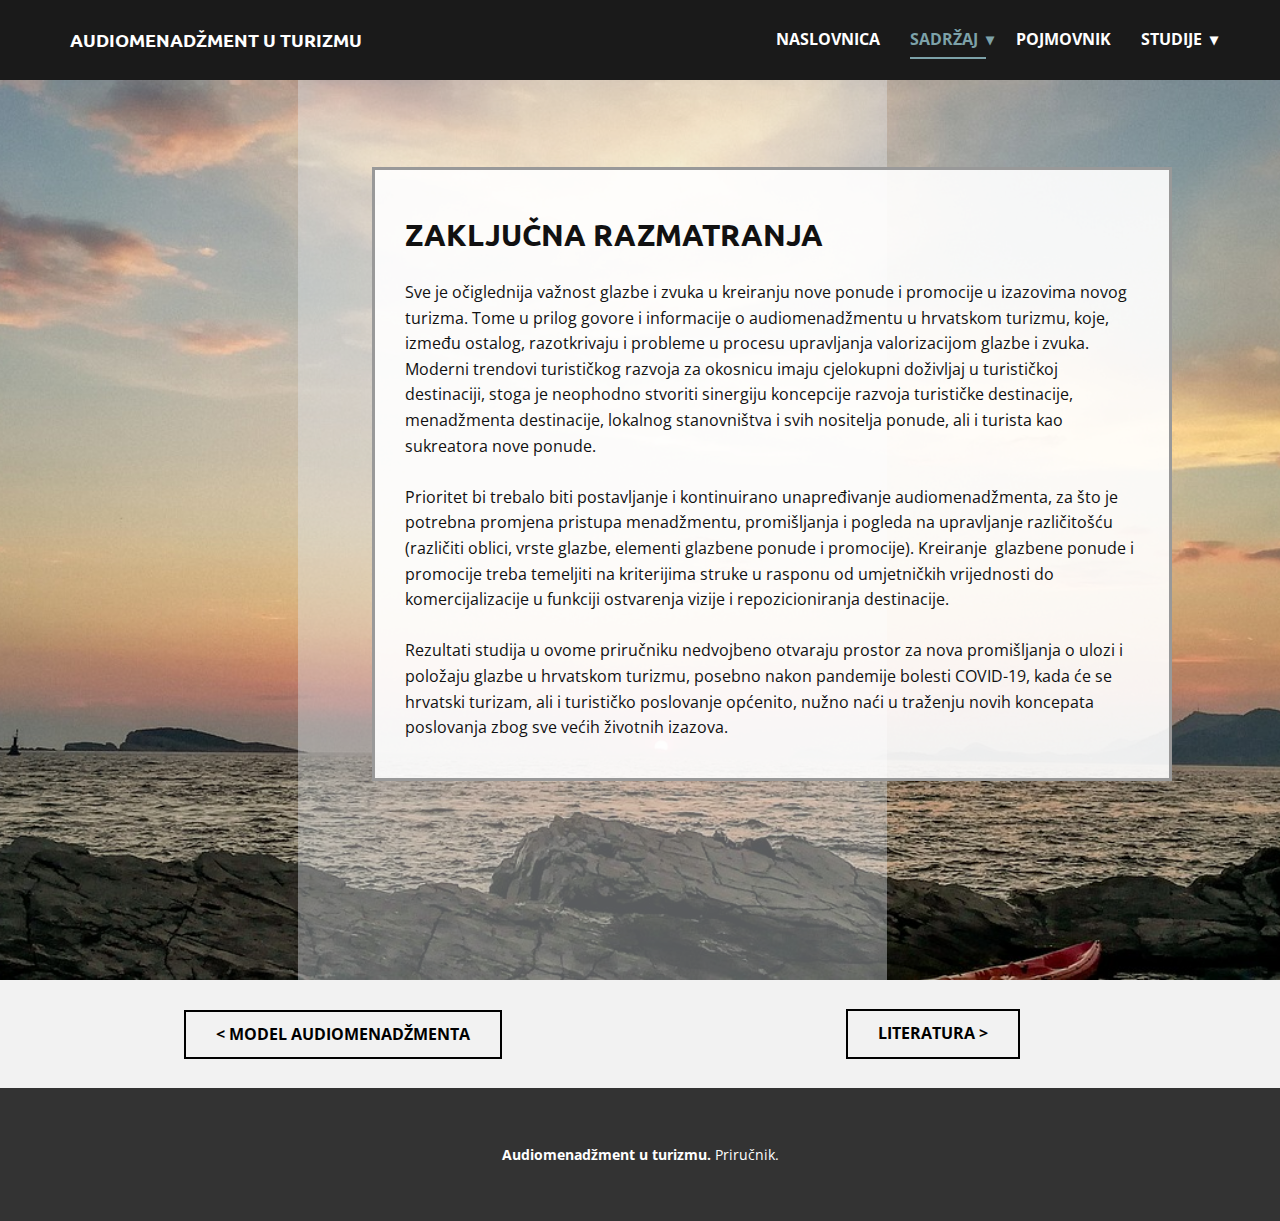
<file: Zakljucna_razmatranja.html>
<!DOCTYPE html>
<html style="font-size: 16px;" lang="hr">
  <head>
    <meta name="viewport" content="width=device-width, initial-scale=1.0">
    <meta charset="utf-8">
    <meta name="keywords" content="">
    <meta name="description" content="">
    <meta name="page_type" content="np-template-header-footer-from-plugin">
    <title>Zakljucna_razmatranja</title>
    <link rel="stylesheet" href="nicepage.css" media="screen">
<link rel="stylesheet" href="Zakljucna_razmatranja.css" media="screen">
    <script class="u-script" type="text/javascript" src="jquery.js" defer=""></script>
    <script class="u-script" type="text/javascript" src="nicepage.js" defer=""></script>
    <meta name="generator" content="Nicepage 4.5.4, nicepage.com">
    <link id="u-theme-google-font" rel="stylesheet" href="https://fonts.googleapis.com/css?family=Roboto:100,100i,300,300i,400,400i,500,500i,700,700i,900,900i|Open+Sans:300,300i,400,400i,500,500i,600,600i,700,700i,800,800i">
    <link id="u-page-google-font" rel="stylesheet" href="https://fonts.googleapis.com/css?family=Ubuntu:300,300i,400,400i,500,500i,700,700i">
    
    
    
    
    <script type="application/ld+json">{
		"@context": "http://schema.org",
		"@type": "Organization",
		"name": "Audiomenadžment u turizmu"
}</script>
    <meta name="theme-color" content="#7da2a9">
    <meta property="og:title" content="Zakljucna_razmatranja">
    <meta property="og:description" content="">
    <meta property="og:type" content="website">
  </head>
  <body class="u-body u-xl-mode"><header class="u-clearfix u-grey-90 u-header u-sticky u-sticky-2eb9 u-header" id="sec-9c25"><div class="u-clearfix u-sheet u-sheet-1">
        <nav class="u-dropdown-icon u-menu u-menu-dropdown u-offcanvas u-offcanvas-shift u-menu-1">
          <div class="menu-collapse" style="font-size: 1rem; letter-spacing: 0px; font-weight: 700; text-transform: uppercase;">
            <a class="u-border-2 u-border-white u-button-style u-custom-active-border-color u-custom-border u-custom-border-color u-custom-borders u-custom-hover-border-color u-custom-left-right-menu-spacing u-custom-padding-bottom u-custom-text-color u-custom-text-hover-color u-custom-top-bottom-menu-spacing u-file-icon u-gradient u-nav-link u-text-active-palette-1-base u-text-hover-palette-2-base u-text-white u-file-icon-1" href="#">
              <img src="images/18288591.png" alt="">
            </a>
          </div>
          <div class="u-custom-menu u-nav-container">
            <ul class="u-nav u-spacing-30 u-unstyled u-nav-1"><li class="u-nav-item"><a class="u-border-2 u-border-active-palette-1-base u-border-hover-palette-1-base u-border-no-left u-border-no-right u-border-no-top u-button-style u-nav-link u-text-active-palette-1-base u-text-hover-palette-1-light-2" href="Naslovnica.html" style="padding: 10px 0px;">Naslovnica</a>
</li><li class="u-nav-item"><a class="u-border-2 u-border-active-palette-1-base u-border-hover-palette-1-base u-border-no-left u-border-no-right u-border-no-top u-button-style u-nav-link u-text-active-palette-1-base u-text-hover-palette-1-light-2" style="padding: 10px 0px;">Sadržaj</a><div class="u-nav-popup"><ul class="u-h-spacing-20 u-nav u-unstyled u-v-spacing-10 u-nav-2"><li class="u-nav-item"><a class="u-button-style u-nav-link u-white" href="Uvod.html">Uvod</a>
</li><li class="u-nav-item"><a class="u-button-style u-nav-link u-white" href="Cilj_audiomenadzmenta.html">Cilj audiomenadžmenta</a>
</li><li class="u-nav-item"><a class="u-button-style u-nav-link u-white" href="Turizam_glazba_i_zvuk.html">Turizam, glazba i zvuk</a>
</li><li class="u-nav-item"><a class="u-button-style u-nav-link u-white" href="Problem_zvucnoga_oneciscenja.html">Problem zvučnoga onečišćenja</a>
</li><li class="u-nav-item"><a class="u-button-style u-nav-link u-white" href="Upravljanje_glazbom_i_zvukom.html">Upravljanje glazbom i zvukom</a>
</li><li class="u-nav-item"><a class="u-button-style u-nav-link u-white" href="Scenarij_razvoja.html">Scenarij razvoja</a>
</li><li class="u-nav-item"><a class="u-button-style u-nav-link u-white" href="Model_audiomenadzmenta.html">Model audiomenadžmenta</a>
</li><li class="u-nav-item"><a class="u-button-style u-nav-link u-white" href="Zakljucna_razmatranja.html">Zaključna razmatranja</a>
</li><li class="u-nav-item"><a class="u-button-style u-nav-link u-white" href="Literatura.html">Literatura</a>
</li></ul>
</div>
</li><li class="u-nav-item"><a class="u-border-2 u-border-active-palette-1-base u-border-hover-palette-1-base u-border-no-left u-border-no-right u-border-no-top u-button-style u-nav-link u-text-active-palette-1-base u-text-hover-palette-1-light-2" href="Pojmovnik.html" style="padding: 10px 0px;">Pojmovnik</a>
</li><li class="u-nav-item"><a class="u-border-2 u-border-active-palette-1-base u-border-hover-palette-1-base u-border-no-left u-border-no-right u-border-no-top u-button-style u-nav-link u-text-active-palette-1-base u-text-hover-palette-1-light-2" style="padding: 10px 0px;">Studije</a><div class="u-nav-popup"><ul class="u-h-spacing-20 u-nav u-unstyled u-v-spacing-10 u-nav-3"><li class="u-nav-item"><a class="u-button-style u-file-link u-nav-link u-white" href="files/UpravljanjeZvukomGlazbomHrvatskiTurizam_0.pdf" target="_blank">Istraživanje sadašnjeg stanja upravljanja zvukom i glazbom u hrvatskom turuzmu</a>
</li><li class="u-nav-item"><a class="u-button-style u-file-link u-nav-link u-white" href="files/Scenarijrazvoja-audiomenadment.pdf" target="_blank">Istraživanje budućeg stanja upravljanja zvukom i glazbom u hrvatskom turizmu</a>
</li></ul>
</div>
</li></ul>
          </div>
          <div class="u-custom-menu u-nav-container-collapse">
            <div class="u-black u-container-style u-inner-container-layout u-opacity u-opacity-95 u-sidenav">
              <div class="u-inner-container-layout u-sidenav-overflow">
                <div class="u-menu-close"></div>
                <ul class="u-align-center u-nav u-popupmenu-items u-unstyled u-nav-4"><li class="u-nav-item"><a class="u-button-style u-nav-link" href="Naslovnica.html" style="padding: 10px 0px;">Naslovnica</a>
</li><li class="u-nav-item"><a class="u-button-style u-nav-link" style="padding: 10px 0px;">Sadržaj</a><div class="u-nav-popup"><ul class="u-h-spacing-20 u-nav u-unstyled u-v-spacing-10 u-nav-5"><li class="u-nav-item"><a class="u-button-style u-nav-link" href="Uvod.html">Uvod</a>
</li><li class="u-nav-item"><a class="u-button-style u-nav-link" href="Cilj_audiomenadzmenta.html">Cilj audiomenadžmenta</a>
</li><li class="u-nav-item"><a class="u-button-style u-nav-link" href="Turizam_glazba_i_zvuk.html">Turizam, glazba i zvuk</a>
</li><li class="u-nav-item"><a class="u-button-style u-nav-link" href="Problem_zvucnoga_oneciscenja.html">Problem zvučnoga onečišćenja</a>
</li><li class="u-nav-item"><a class="u-button-style u-nav-link" href="Upravljanje_glazbom_i_zvukom.html">Upravljanje glazbom i zvukom</a>
</li><li class="u-nav-item"><a class="u-button-style u-nav-link" href="Scenarij_razvoja.html">Scenarij razvoja</a>
</li><li class="u-nav-item"><a class="u-button-style u-nav-link" href="Model_audiomenadzmenta.html">Model audiomenadžmenta</a>
</li><li class="u-nav-item"><a class="u-button-style u-nav-link" href="Zakljucna_razmatranja.html">Zaključna razmatranja</a>
</li><li class="u-nav-item"><a class="u-button-style u-nav-link" href="Literatura.html">Literatura</a>
</li></ul>
</div>
</li><li class="u-nav-item"><a class="u-button-style u-nav-link" href="Pojmovnik.html" style="padding: 10px 0px;">Pojmovnik</a>
</li><li class="u-nav-item"><a class="u-button-style u-nav-link" style="padding: 10px 0px;">Studije</a><div class="u-nav-popup"><ul class="u-h-spacing-20 u-nav u-unstyled u-v-spacing-10 u-nav-6"><li class="u-nav-item"><a class="u-button-style u-nav-link" href="files/UpravljanjeZvukomGlazbomHrvatskiTurizam_0.pdf" target="_blank">Istraživanje sadašnjeg stanja upravljanja zvukom i glazbom u hrvatskom turuzmu</a>
</li><li class="u-nav-item"><a class="u-button-style u-nav-link" href="files/Scenarijrazvoja-audiomenadment.pdf" target="_blank">Istraživanje budućeg stanja upravljanja zvukom i glazbom u hrvatskom turizmu</a>
</li></ul>
</div>
</li></ul>
              </div>
            </div>
            <div class="u-black u-menu-overlay u-opacity u-opacity-70"></div>
          </div>
        </nav>
        <h3 class="u-text u-text-default u-text-1">Audiomenadžment u turizmu</h3>
      </div><style class="u-sticky-style" data-style-id="2eb9">.u-sticky-fixed.u-sticky-2eb9, .u-body.u-sticky-fixed .u-sticky-2eb9 {
box-shadow: 0 -2px 8px 0 rgba(128,128,128,1) !important
}</style></header>
    <section class="u-clearfix u-image u-section-1" id="sec-814c" data-image-width="1280" data-image-height="723">
      <div class="u-align-left u-clearfix u-sheet u-valign-middle-xs u-sheet-1">
        <div class="u-expanded-height-lg u-expanded-height-xl u-expanded-height-xs u-opacity u-opacity-40 u-palette-5-light-2 u-shape u-shape-rectangle u-shape-1"></div>
        <div class="u-align-left u-border-3 u-border-grey-40 u-container-style u-group u-opacity u-opacity-70 u-white u-group-1">
          <div class="u-container-layout u-container-layout-1">
            <h2 class="u-text u-text-1">Zaključna razmatranja</h2>
            <p class="u-text u-text-2"> Sve je očiglednija važnost glazbe i zvuka u kreiranju nove
ponude i promocije u izazovima novog turizma. Tome u prilog govore i
informacije o audiomenadžmentu u hrvatskom turizmu, koje, između ostalog,
razotkrivaju i probleme u procesu upravljanja valorizacijom glazbe i zvuka. Moderni
trendovi turističkog razvoja za okosnicu imaju cjelokupni doživljaj u
turističkoj destinaciji, stoga je neophodno stvoriti sinergiju koncepcije
razvoja turističke destinacije, menadžmenta destinacije, lokalnog stanovništva
i svih nositelja ponude, ali i turista kao sukreatora nove ponude.&nbsp;<br>
              <br> Prioritet bi trebalo biti
postavljanje i kontinuirano unapređivanje audiomenadžmenta, za što je potrebna
promjena pristupa menadžmentu, promišljanja i pogleda na upravljanje različitošću
(različiti oblici, vrste glazbe, elementi glazbene ponude i promocije). Kreiranje&nbsp;
glazbene ponude i promocije treba temeljiti na kriterijima struke u rasponu od
umjetničkih vrijednosti do komercijalizacije u funkciji ostvarenja vizije i
repozicioniranja destinacije.<br>
              <br> Rezultati studija u ovome priručniku
nedvojbeno otvaraju prostor za nova promišljanja o ulozi i položaju
glazbe u hrvatskom turizmu, posebno nakon pandemije bolesti COVID-19, kada će se hrvatski turizam,
ali i turističko poslovanje općenito, nužno naći u traženju
novih&nbsp;koncepata poslovanja zbog sve većih životnih izazova.&nbsp;&nbsp;
            </p>
          </div>
        </div>
      </div>
    </section>
    <section class="u-clearfix u-grey-5 u-section-2" id="sec-2665">
      <div class="u-clearfix u-sheet u-sheet-1">
        <a href="Literatura.html" data-page-id="5464499" class="u-border-2 u-border-black u-btn u-button-style u-hover-black u-none u-text-black u-text-hover-white u-btn-1">Literatura &gt;</a>
        <a href="Model_audiomenadzmenta.html" data-page-id="5906785" class="u-border-2 u-border-black u-btn u-button-style u-hover-black u-none u-text-black u-text-hover-white u-btn-2">&lt; Model audiomenadžmenta</a>
      </div>
    </section>
    
    
    
    <footer class="u-clearfix u-footer u-grey-80" id="sec-7b44"><div class="u-clearfix u-sheet u-sheet-1">
        <div class="u-align-center u-container-style u-group u-group-1">
          <div class="u-container-layout u-valign-middle u-container-layout-1">
            <p class="u-small-text u-text u-text-variant u-text-1">
              <span style="font-weight: 700;">Audiomenadžment u turizmu.</span>&nbsp;Priručnik.
            </p>
          </div>
        </div>
      </div></footer>
  </body>
</html>
</file>
